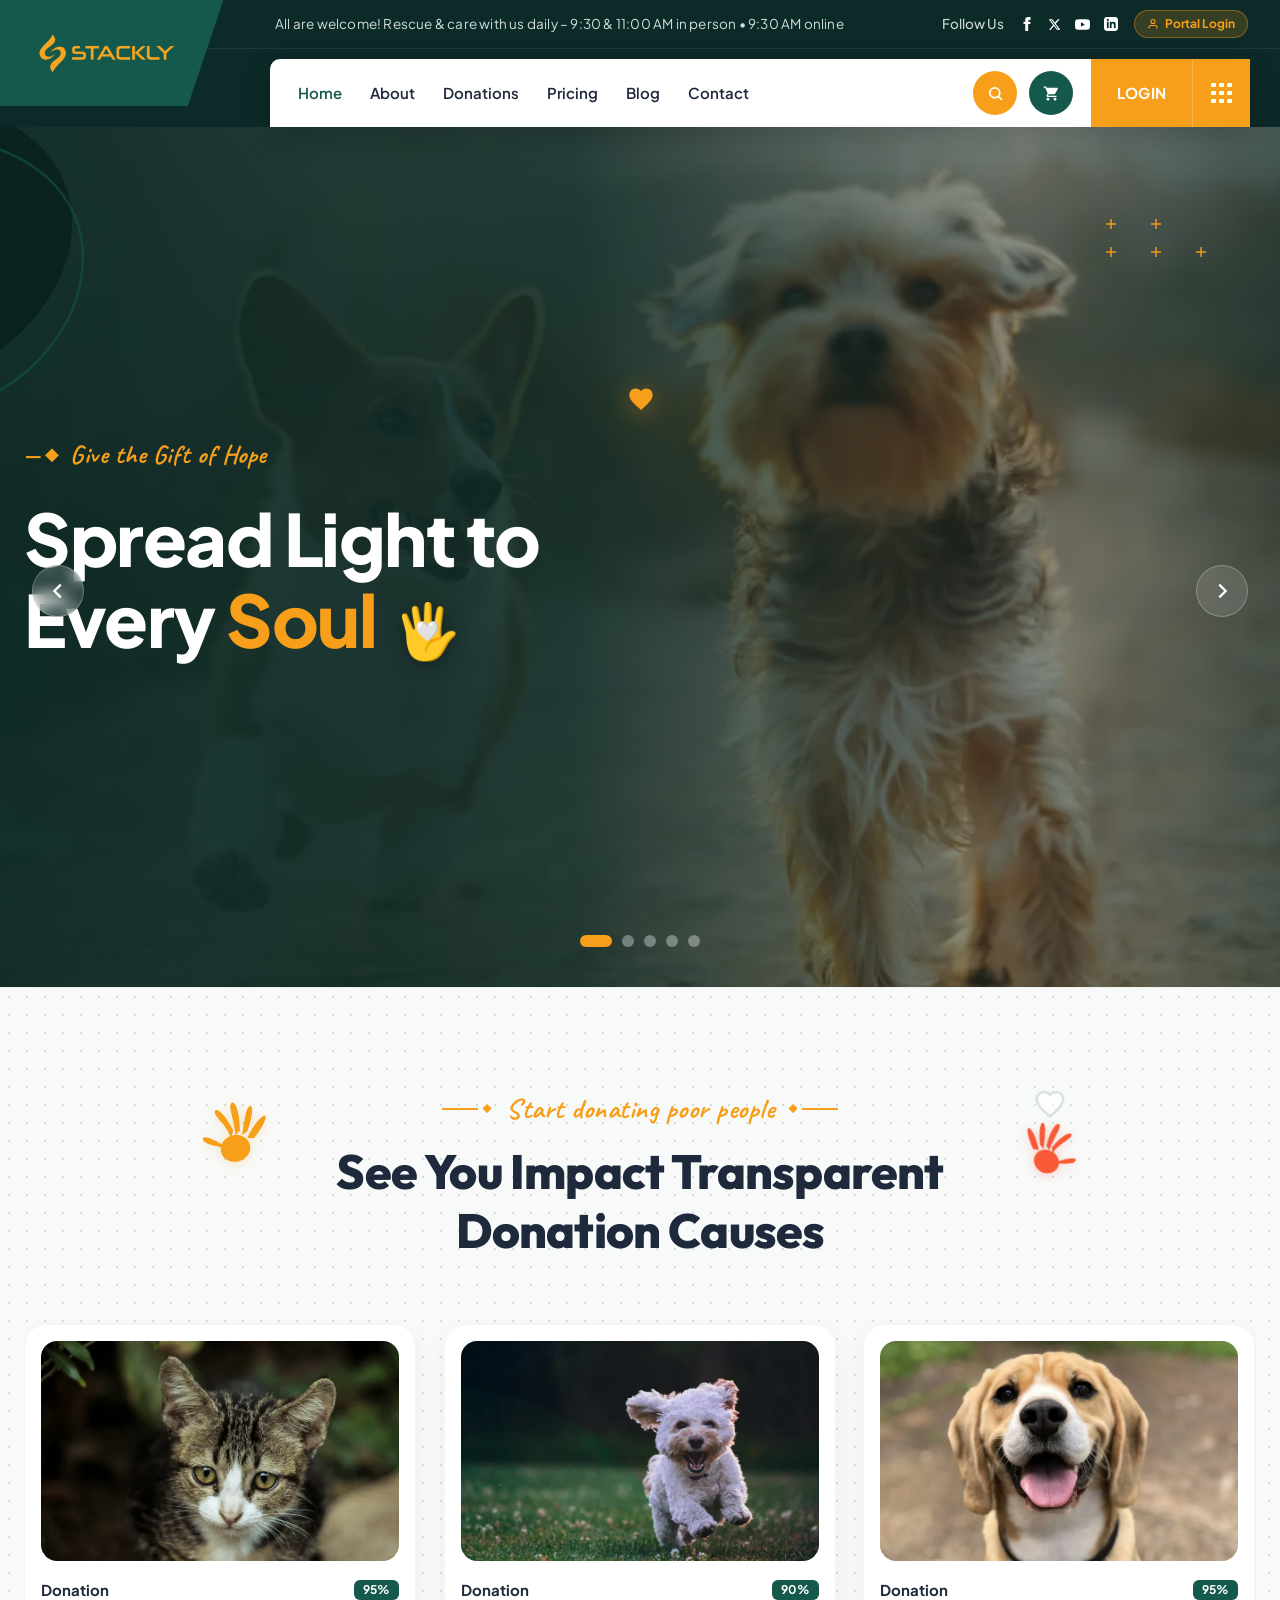
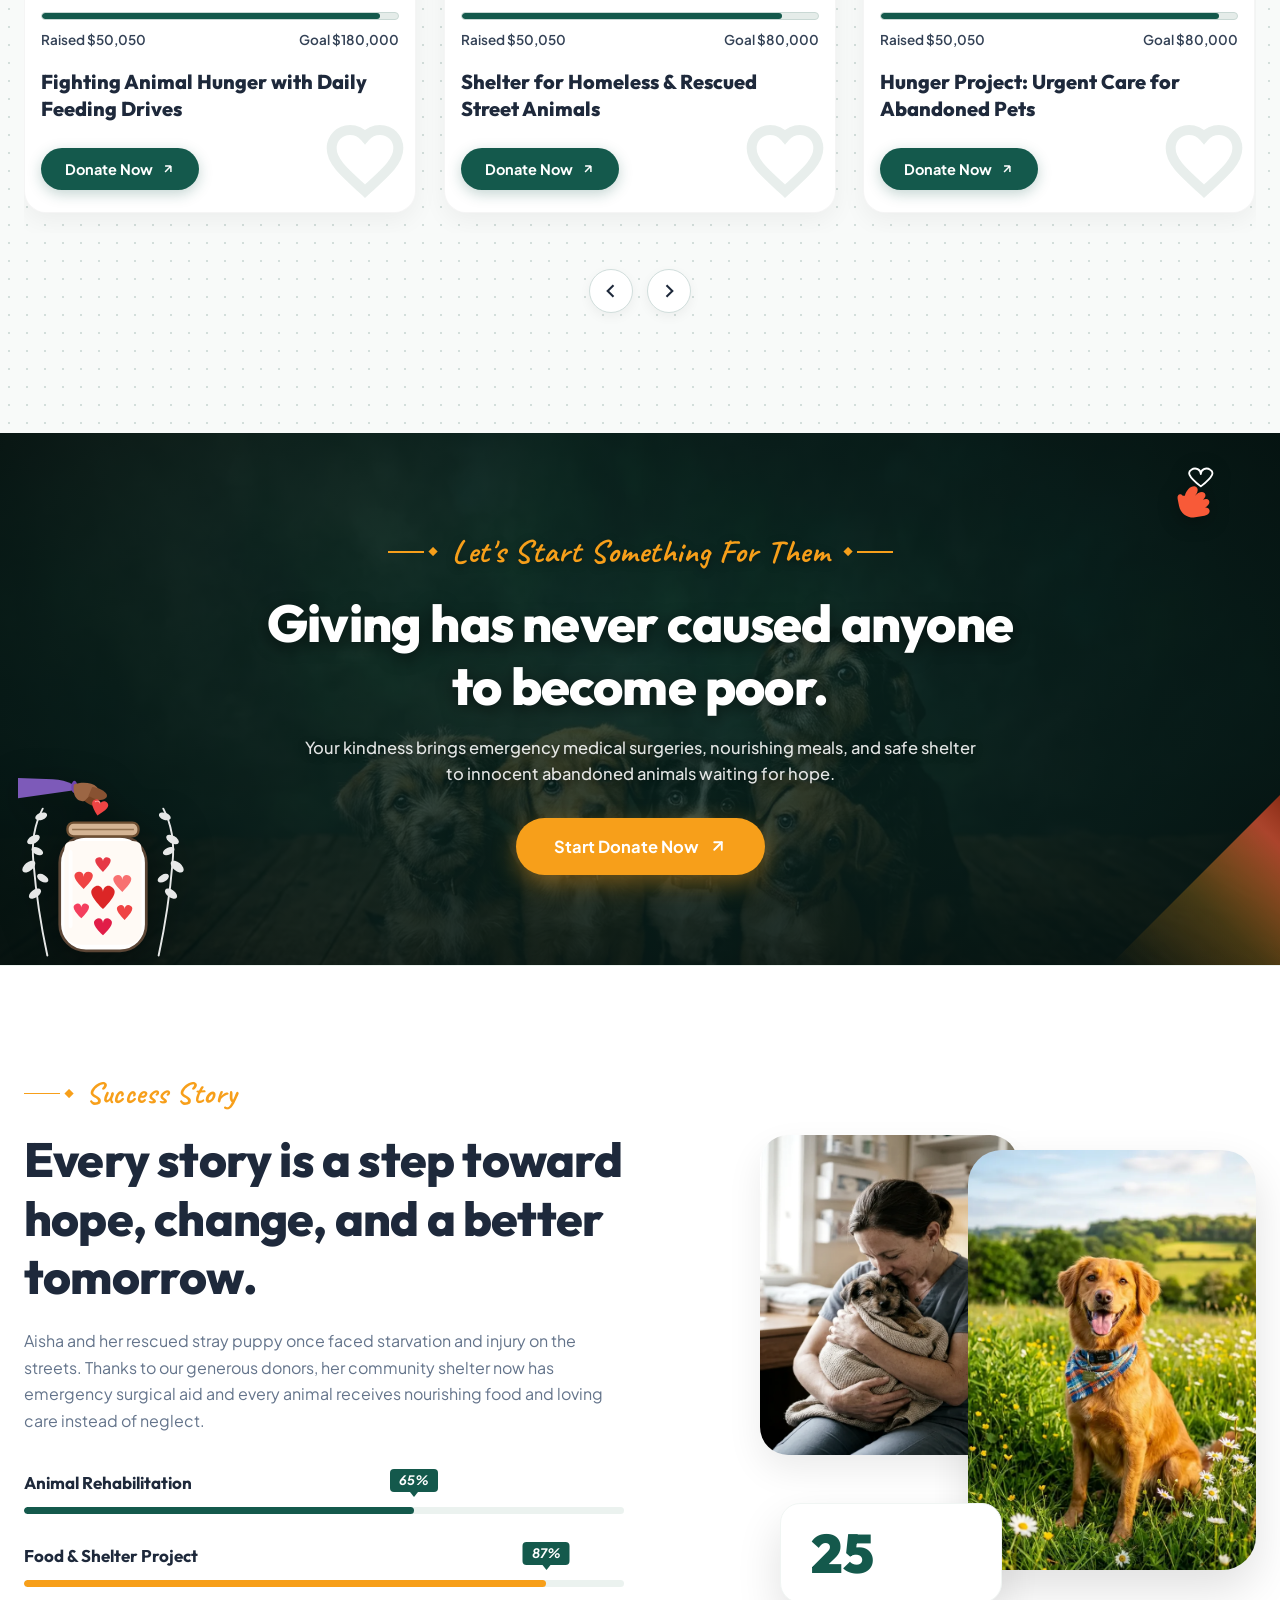
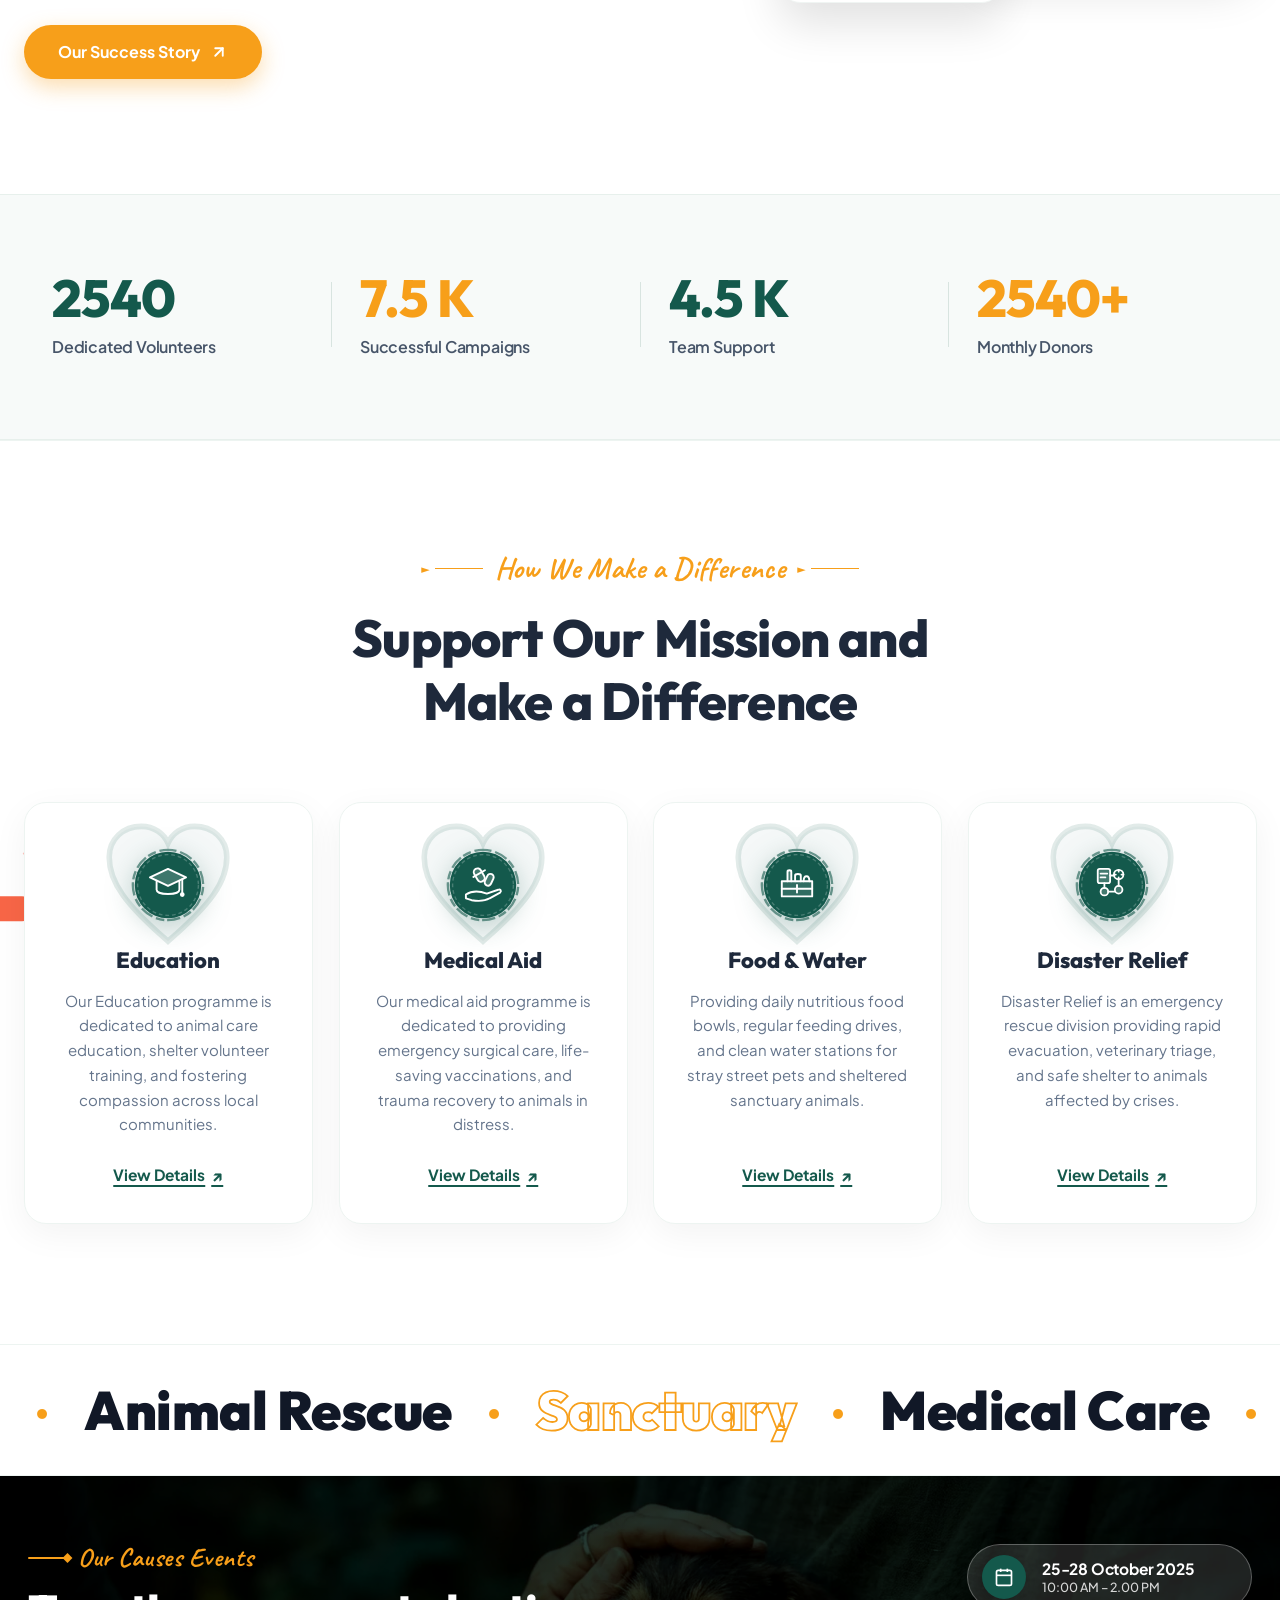
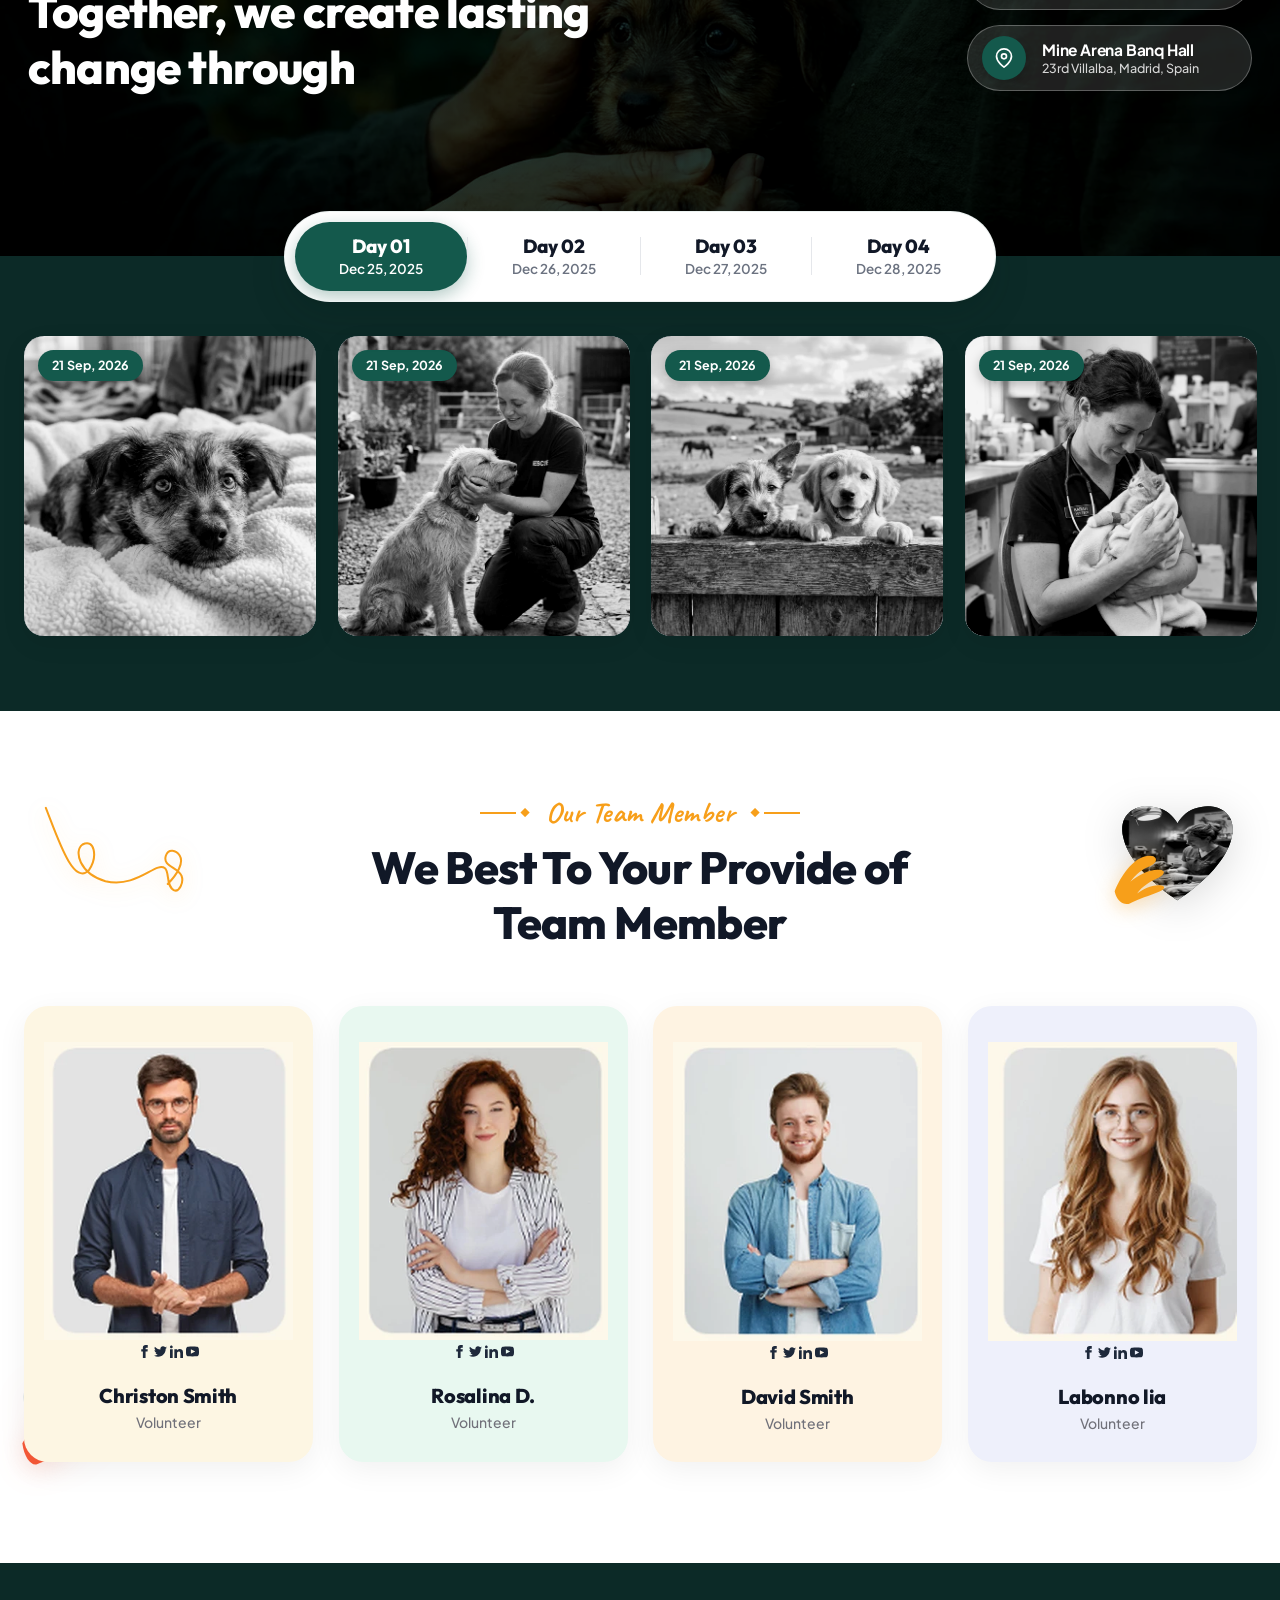
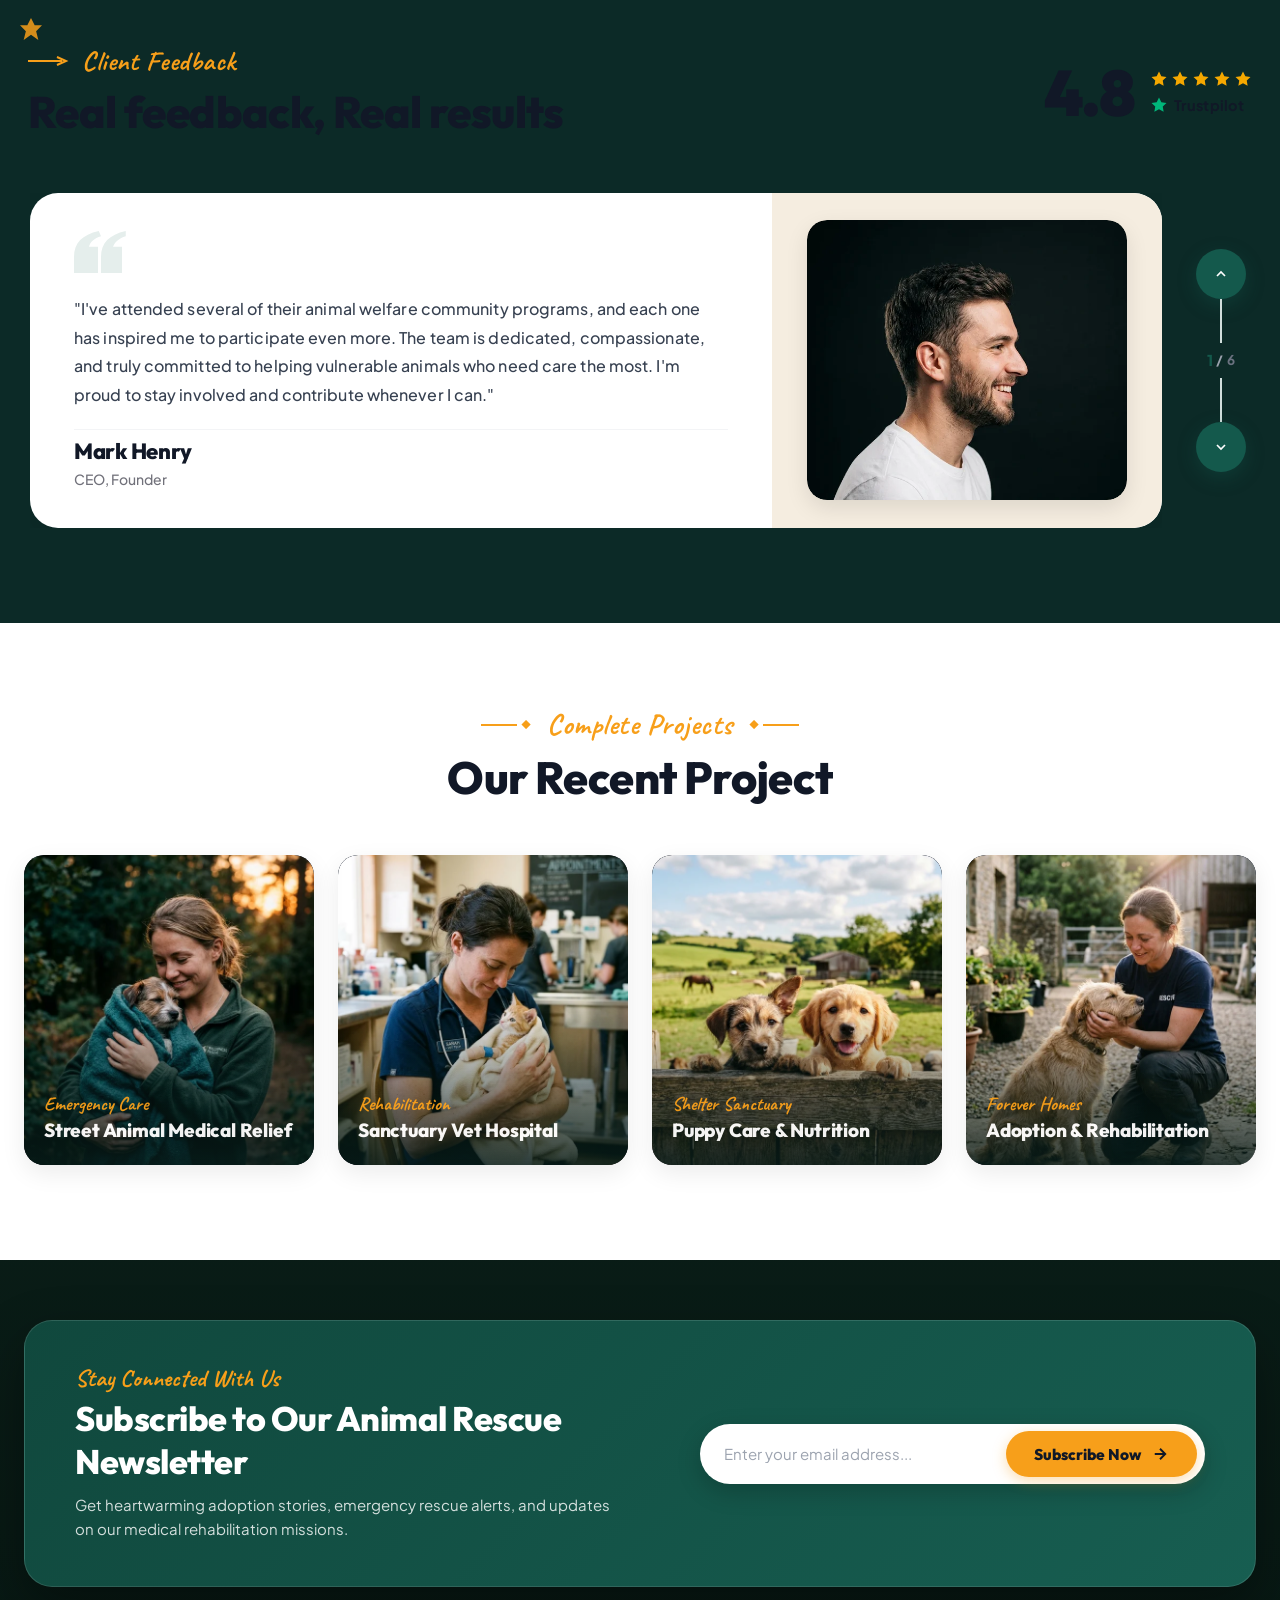
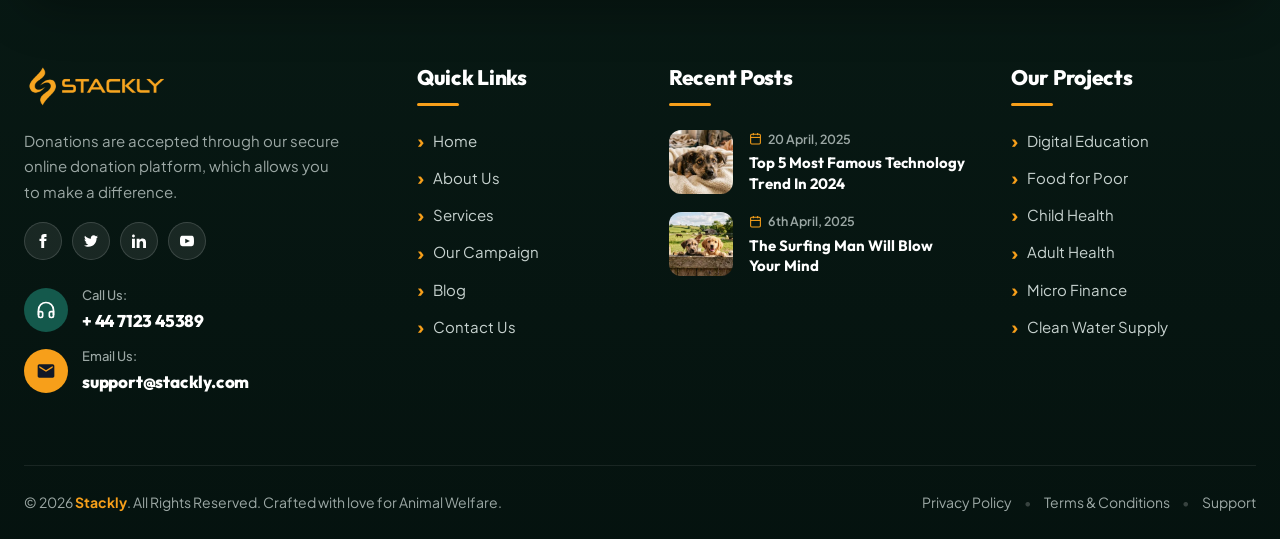
<file: index.html>
<!DOCTYPE html>
<html lang="en">
<head>
  <meta charset="UTF-8">
  <meta name="viewport" content="width=device-width, initial-scale=1.0">
  <title>Stackly - Animal Welfare Donation Platform</title>
  
  <!-- Google Fonts -->
  <link rel="preconnect" href="https://fonts.googleapis.com">
  <link rel="preconnect" href="https://fonts.gstatic.com" crossorigin>
  <link href="https://fonts.googleapis.com/css2?family=Outfit:wght@400;500;600;700;800;900&family=Plus+Jakarta+Sans:wght@400;500;600;700;800&family=Caveat:wght@600;700&display=swap" rel="stylesheet">
  
  <!-- Main Stylesheet in asset/css/ -->
  <link rel="stylesheet" href="asset/css/style.css">
</head>
<body id="top">

  <!-- =====================================================================
       ANIMATED PRELOADER (Animal Welfare Theme)
       ===================================================================== -->
  <div id="site-preloader" class="site-preloader" aria-hidden="true">

    <!-- Floating background paw prints -->
    <span class="pl-paw pl-paw-1" aria-hidden="true">
      <svg viewBox="0 0 64 64" fill="none" xmlns="http://www.w3.org/2000/svg">
        <ellipse cx="32" cy="46" rx="14" ry="10" fill="currentColor"/>
        <ellipse cx="15" cy="32" rx="7" ry="9" fill="currentColor"/>
        <ellipse cx="49" cy="32" rx="7" ry="9" fill="currentColor"/>
        <ellipse cx="22" cy="18" rx="6" ry="8" fill="currentColor"/>
        <ellipse cx="42" cy="18" rx="6" ry="8" fill="currentColor"/>
      </svg>
    </span>
    <span class="pl-paw pl-paw-2" aria-hidden="true">
      <svg viewBox="0 0 64 64" fill="none" xmlns="http://www.w3.org/2000/svg">
        <ellipse cx="32" cy="46" rx="14" ry="10" fill="currentColor"/>
        <ellipse cx="15" cy="32" rx="7" ry="9" fill="currentColor"/>
        <ellipse cx="49" cy="32" rx="7" ry="9" fill="currentColor"/>
        <ellipse cx="22" cy="18" rx="6" ry="8" fill="currentColor"/>
        <ellipse cx="42" cy="18" rx="6" ry="8" fill="currentColor"/>
      </svg>
    </span>
    <span class="pl-paw pl-paw-3" aria-hidden="true">
      <svg viewBox="0 0 64 64" fill="none" xmlns="http://www.w3.org/2000/svg">
        <ellipse cx="32" cy="46" rx="14" ry="10" fill="currentColor"/>
        <ellipse cx="15" cy="32" rx="7" ry="9" fill="currentColor"/>
        <ellipse cx="49" cy="32" rx="7" ry="9" fill="currentColor"/>
        <ellipse cx="22" cy="18" rx="6" ry="8" fill="currentColor"/>
        <ellipse cx="42" cy="18" rx="6" ry="8" fill="currentColor"/>
      </svg>
    </span>
    <span class="pl-paw pl-paw-4" aria-hidden="true">
      <svg viewBox="0 0 64 64" fill="none" xmlns="http://www.w3.org/2000/svg">
        <ellipse cx="32" cy="46" rx="14" ry="10" fill="currentColor"/>
        <ellipse cx="15" cy="32" rx="7" ry="9" fill="currentColor"/>
        <ellipse cx="49" cy="32" rx="7" ry="9" fill="currentColor"/>
        <ellipse cx="22" cy="18" rx="6" ry="8" fill="currentColor"/>
        <ellipse cx="42" cy="18" rx="6" ry="8" fill="currentColor"/>
      </svg>
    </span>
    <span class="pl-paw pl-paw-5" aria-hidden="true">
      <svg viewBox="0 0 64 64" fill="none" xmlns="http://www.w3.org/2000/svg">
        <ellipse cx="32" cy="46" rx="14" ry="10" fill="currentColor"/>
        <ellipse cx="15" cy="32" rx="7" ry="9" fill="currentColor"/>
        <ellipse cx="49" cy="32" rx="7" ry="9" fill="currentColor"/>
        <ellipse cx="22" cy="18" rx="6" ry="8" fill="currentColor"/>
        <ellipse cx="42" cy="18" rx="6" ry="8" fill="currentColor"/>
      </svg>
    </span>
    <span class="pl-paw pl-paw-6" aria-hidden="true">
      <svg viewBox="0 0 64 64" fill="none" xmlns="http://www.w3.org/2000/svg">
        <ellipse cx="32" cy="46" rx="14" ry="10" fill="currentColor"/>
        <ellipse cx="15" cy="32" rx="7" ry="9" fill="currentColor"/>
        <ellipse cx="49" cy="32" rx="7" ry="9" fill="currentColor"/>
        <ellipse cx="22" cy="18" rx="6" ry="8" fill="currentColor"/>
        <ellipse cx="42" cy="18" rx="6" ry="8" fill="currentColor"/>
      </svg>
    </span>

    <!-- Floating hearts -->
    <span class="pl-heart pl-heart-1" aria-hidden="true">❤</span>
    <span class="pl-heart pl-heart-2" aria-hidden="true">🐾</span>
    <span class="pl-heart pl-heart-3" aria-hidden="true">❤</span>
    <span class="pl-heart pl-heart-4" aria-hidden="true">🐾</span>

    <!-- Main Preloader Card -->
    <div class="pl-card">

      <!-- Pulsing outer glow ring -->
      <div class="pl-ring-outer"></div>
      <div class="pl-ring-inner"></div>

      <!-- Logo orb -->
      <div class="pl-logo-orb">
        <img src="asset/images/stackly_.webp" alt="Stackly Logo" class="pl-logo-img">
      </div>

      <!-- Animated paw orbit icon -->
      <div class="pl-orbit-ring">
        <div class="pl-orbit-paw">
          <svg viewBox="0 0 64 64" fill="none" xmlns="http://www.w3.org/2000/svg">
            <ellipse cx="32" cy="46" rx="14" ry="10" fill="#f79f1a"/>
            <ellipse cx="15" cy="32" rx="7" ry="9" fill="#f79f1a"/>
            <ellipse cx="49" cy="32" rx="7" ry="9" fill="#f79f1a"/>
            <ellipse cx="22" cy="18" rx="6" ry="8" fill="#f79f1a"/>
            <ellipse cx="42" cy="18" rx="6" ry="8" fill="#f79f1a"/>
          </svg>
        </div>
      </div>

      <!-- Brand name & tagline -->
      <div class="pl-brand-text">
        <span class="pl-script">Animal Welfare</span>
        <h1 class="pl-title">Stackly Rescue</h1>
        <p class="pl-tagline">Every paw deserves a loving home...</p>
      </div>

      <!-- Icon strip (animated) -->
      <div class="pl-icon-strip">
        <div class="pl-icon-item pl-icon-d1">
          <!-- Paw Icon -->
          <svg class="pl-strip-icon" viewBox="0 0 64 64"><ellipse cx="32" cy="46" rx="14" ry="10" fill="currentColor"/><ellipse cx="15" cy="32" rx="7" ry="9" fill="currentColor"/><ellipse cx="49" cy="32" rx="7" ry="9" fill="currentColor"/><ellipse cx="22" cy="18" rx="6" ry="8" fill="currentColor"/><ellipse cx="42" cy="18" rx="6" ry="8" fill="currentColor"/></svg>
          <span>Rescue</span>
        </div>
        <div class="pl-icon-sep">—</div>
        <div class="pl-icon-item pl-icon-d2">
          <!-- Heart / Care Icon -->
          <svg class="pl-strip-icon" viewBox="0 0 24 24" fill="currentColor"><path d="M12 21.35l-1.45-1.32C5.4 15.36 2 12.28 2 8.5 2 5.42 4.42 3 7.5 3c1.74 0 3.41.81 4.5 2.09C13.09 3.81 14.76 3 16.5 3 19.58 3 22 5.42 22 8.5c0 3.78-3.4 6.86-8.55 11.54L12 21.35z"/></svg>
          <span>Care</span>
        </div>
        <div class="pl-icon-sep">—</div>
        <div class="pl-icon-item pl-icon-d3">
          <!-- Home / Shelter Icon -->
          <svg class="pl-strip-icon" viewBox="0 0 24 24" fill="currentColor"><path d="M10 20v-6h4v6h5v-8h3L12 3 2 12h3v8z"/></svg>
          <span>Shelter</span>
        </div>
        <div class="pl-icon-sep">—</div>
        <div class="pl-icon-item pl-icon-d4">
          <!-- Medical / Vet Icon -->
          <svg class="pl-strip-icon" viewBox="0 0 24 24" fill="currentColor"><path d="M19 3H5c-1.1 0-2 .9-2 2v14c0 1.1.9 2 2 2h14c1.1 0 2-.9 2-2V5c0-1.1-.9-2-2-2zm-7 14l-5-5 1.41-1.41L12 14.17l7.59-7.59L21 8l-9 9z"/><path d="M11 9h2v4h4v2h-4v4h-2v-4H7v-2h4z"/></svg>
          <span>Veterinary</span>
        </div>
      </div>

      <!-- Progress bar -->
      <div class="pl-progress-wrap">
        <div class="pl-progress-bar" id="pl-progress-fill"></div>
      </div>
      <p class="pl-loading-text" id="pl-loading-text">Loading your experience...</p>

    </div><!-- /.pl-card -->
  </div><!-- /#site-preloader -->

  <!-- Preloader CSS + JS inline (before everything else for instant display) -->
  <style>
    /* ─── Preloader Base ─── */
    .site-preloader {
      position: fixed;
      inset: 0;
      z-index: 99999;
      display: flex;
      align-items: center;
      justify-content: center;
      background: linear-gradient(145deg, #071c19 0%, #0d3830 40%, #14594c 75%, #1e7a68 100%);
      overflow: hidden;
      transition: opacity 0.65s ease, visibility 0.65s ease;
    }
    .site-preloader.pl-hidden {
      opacity: 0;
      visibility: hidden;
      pointer-events: none;
    }

    /* ─── Floating Background Paws ─── */
    .pl-paw {
      position: absolute;
      color: rgba(255,255,255,0.04);
      pointer-events: none;
    }
    .pl-paw svg { width: 100%; height: 100%; }
    .pl-paw-1 { width: 120px; height: 120px; top: 8%;  left: 5%;  animation: plDrift 8s ease-in-out infinite; }
    .pl-paw-2 { width: 80px;  height: 80px;  top: 20%; right: 8%; animation: plDrift 10s ease-in-out infinite 1.5s; }
    .pl-paw-3 { width: 160px; height: 160px; bottom: 10%; left: 12%; animation: plDrift 7s ease-in-out infinite 0.8s; }
    .pl-paw-4 { width: 70px;  height: 70px;  bottom: 20%; right: 6%;  animation: plDrift 9s ease-in-out infinite 2.2s; }
    .pl-paw-5 { width: 100px; height: 100px; top: 50%;  left: 3%;  animation: plDrift 11s ease-in-out infinite 0.3s; }
    .pl-paw-6 { width: 90px;  height: 90px;  top: 60%; right: 4%; animation: plDrift 6s ease-in-out infinite 1.8s; }

    @keyframes plDrift {
      0%, 100% { transform: translateY(0px) rotate(-8deg); }
      50%       { transform: translateY(-28px) rotate(8deg); }
    }

    /* ─── Floating Hearts / Paw Emojis ─── */
    .pl-heart {
      position: absolute;
      font-size: 22px;
      opacity: 0;
      animation: plFloat 4s ease-in-out infinite;
      pointer-events: none;
    }
    .pl-heart-1 { color: rgba(247,159,26,0.7); bottom: 5%; left: 20%;  animation-delay: 0s;   animation-duration: 5s; }
    .pl-heart-2 { color: rgba(255,255,255,0.5); bottom: 5%; right: 22%; animation-delay: 1.2s; animation-duration: 4.5s; }
    .pl-heart-3 { color: rgba(247,159,26,0.5); bottom: 5%; left: 45%;  animation-delay: 2.4s; animation-duration: 6s; }
    .pl-heart-4 { color: rgba(255,255,255,0.4); bottom: 5%; right: 40%; animation-delay: 0.7s; animation-duration: 5.5s; }

    @keyframes plFloat {
      0%   { transform: translateY(0)   scale(1);    opacity: 0; }
      20%  { opacity: 0.9; }
      80%  { opacity: 0.7; }
      100% { transform: translateY(-100vh) scale(0.6); opacity: 0; }
    }

    /* ─── Main Card ─── */
    .pl-card {
      position: relative;
      display: flex;
      flex-direction: column;
      align-items: center;
      gap: 0;
      z-index: 2;
      animation: plCardIn 0.8s cubic-bezier(0.22, 1, 0.36, 1) both;
    }
    @keyframes plCardIn {
      from { transform: translateY(40px) scale(0.9); opacity: 0; }
      to   { transform: translateY(0)    scale(1);   opacity: 1; }
    }

    /* ─── Pulsing Glow Rings ─── */
    .pl-ring-outer,
    .pl-ring-inner {
      position: absolute;
      top: 50%;
      left: 50%;
      border-radius: 50%;
      transform: translate(-50%, -50%);
      border: 1.5px solid rgba(247,159,26,0.3);
      animation: plPulseRing 2.8s ease-out infinite;
      pointer-events: none;
    }
    .pl-ring-outer { width: 190px; height: 190px; animation-delay: 0s; }
    .pl-ring-inner { width: 145px; height: 145px; animation-delay: 0.7s; border-color: rgba(255,255,255,0.15); }

    @keyframes plPulseRing {
      0%   { transform: translate(-50%,-50%) scale(1);   opacity: 0.6; }
      70%  { transform: translate(-50%,-50%) scale(1.35); opacity: 0; }
      100% { transform: translate(-50%,-50%) scale(1.35); opacity: 0; }
    }

    /* ─── Logo Orb ─── */
    .pl-logo-orb {
      width: 108px;
      height: 108px;
      border-radius: 50%;
      background: rgba(255,255,255,0.12);
      border: 2.5px solid rgba(247,159,26,0.6);
      backdrop-filter: blur(12px);
      display: flex;
      align-items: center;
      justify-content: center;
      box-shadow: 0 0 0 8px rgba(247,159,26,0.07), 0 20px 48px rgba(0,0,0,0.3);
      animation: plLogoBob 3.2s ease-in-out infinite;
      margin-bottom: -8px;
      overflow: hidden;
      position: relative;
      z-index: 3;
    }
    @keyframes plLogoBob {
      0%, 100% { transform: translateY(0);   }
      50%       { transform: translateY(-8px); }
    }
    .pl-logo-img {
      width: 72px;
      height: 72px;
      object-fit: contain;
      filter: drop-shadow(0 4px 12px rgba(247,159,26,0.5));
    }

    /* ─── Orbiting Paw ─── */
    .pl-orbit-ring {
      position: absolute;
      top: 50%;
      left: 50%;
      width: 148px;
      height: 148px;
      margin: -74px 0 0 -74px;
      animation: plOrbit 3.5s linear infinite;
      pointer-events: none;
      z-index: 4;
    }
    .pl-orbit-paw {
      position: absolute;
      top: -18px;
      left: 50%;
      transform: translateX(-50%);
      width: 28px;
      height: 28px;
      background: rgba(247,159,26,0.18);
      border-radius: 50%;
      border: 1.5px solid rgba(247,159,26,0.55);
      padding: 4px;
      display: flex;
      align-items: center;
      justify-content: center;
    }
    .pl-orbit-paw svg { width: 17px; height: 17px; }
    @keyframes plOrbit { from { transform: rotate(0deg); } to { transform: rotate(360deg); } }

    /* ─── Brand Text ─── */
    .pl-brand-text {
      text-align: center;
      margin-top: 32px;
      margin-bottom: 28px;
    }
    .pl-script {
      display: block;
      font-family: 'Caveat', cursive;
      font-size: 22px;
      font-weight: 700;
      color: #f79f1a;
      letter-spacing: 0.5px;
      margin-bottom: 4px;
      animation: plFadeUp 0.9s ease 0.3s both;
    }
    .pl-title {
      font-family: 'Plus Jakarta Sans', sans-serif;
      font-size: clamp(32px, 6vw, 52px);
      font-weight: 900;
      color: #ffffff;
      letter-spacing: -1.5px;
      line-height: 1.1;
      margin: 0 0 10px 0;
      animation: plFadeUp 0.9s ease 0.5s both;
    }
    .pl-tagline {
      font-family: 'Outfit', sans-serif;
      font-size: 15px;
      color: rgba(255,255,255,0.65);
      margin: 0;
      animation: plFadeUp 0.9s ease 0.7s both;
    }

    @keyframes plFadeUp {
      from { transform: translateY(18px); opacity: 0; }
      to   { transform: translateY(0);    opacity: 1; }
    }

    /* ─── Icon Strip ─── */
    .pl-icon-strip {
      display: flex;
      align-items: center;
      gap: 14px;
      margin-bottom: 32px;
      animation: plFadeUp 0.9s ease 0.85s both;
    }
    .pl-icon-item {
      display: flex;
      flex-direction: column;
      align-items: center;
      gap: 6px;
      color: rgba(255,255,255,0.75);
      animation: plIconBounce 0.6s ease both;
    }
    .pl-icon-d1 { animation-delay: 1.0s; }
    .pl-icon-d2 { animation-delay: 1.15s; }
    .pl-icon-d3 { animation-delay: 1.3s; }
    .pl-icon-d4 { animation-delay: 1.45s; }

    @keyframes plIconBounce {
      from { transform: translateY(20px) scale(0.7); opacity: 0; }
      to   { transform: translateY(0)    scale(1);   opacity: 1; }
    }
    .pl-strip-icon {
      width: 26px;
      height: 26px;
      fill: currentColor;
      transition: fill 0.3s ease;
    }
    .pl-icon-item:hover .pl-strip-icon { fill: #f79f1a; }
    .pl-icon-item span {
      font-family: 'Outfit', sans-serif;
      font-size: 11.5px;
      font-weight: 600;
      letter-spacing: 0.5px;
      text-transform: uppercase;
      color: rgba(255,255,255,0.55);
    }
    .pl-icon-sep {
      color: rgba(247,159,26,0.35);
      font-size: 13px;
      padding-bottom: 14px;
    }

    /* ─── Progress Bar ─── */
    .pl-progress-wrap {
      width: clamp(260px, 45vw, 380px);
      height: 4px;
      background: rgba(255,255,255,0.1);
      border-radius: 999px;
      overflow: hidden;
      margin-bottom: 12px;
    }
    .pl-progress-bar {
      height: 100%;
      width: 0%;
      background: linear-gradient(90deg, #f79f1a 0%, #ffcf6c 100%);
      border-radius: 999px;
      box-shadow: 0 0 10px rgba(247,159,26,0.5);
      transition: width 0.1s linear;
    }
    .pl-loading-text {
      font-family: 'Outfit', sans-serif;
      font-size: 13px;
      color: rgba(255,255,255,0.45);
      text-align: center;
      margin: 0;
      letter-spacing: 0.3px;
      transition: opacity 0.3s ease;
    }

    /* Prevent scroll during preload */
    body.is-preloading { overflow: hidden; }
  </style>

  <script>
    (function() {
      document.body.classList.add('is-preloading');
      var fill = document.getElementById('pl-progress-fill');
      var txt  = document.getElementById('pl-loading-text');
      var preloader = document.getElementById('site-preloader');

      var messages = [
        'Loading your experience...',
        'Preparing rescue stories...',
        'Warming up the shelter...',
        'Almost ready to help animals!'
      ];
      var progress = 0;
      var msgIdx   = 0;

      var interval = setInterval(function() {
        // Accelerate slightly at the end
        var step = progress < 80 ? (Math.random() * 5 + 2) : (Math.random() * 10 + 4);
        progress = Math.min(progress + step, 100);
        fill.style.width = progress + '%';

        // Rotate message
        var newIdx = Math.floor(progress / 25);
        if (newIdx !== msgIdx && newIdx < messages.length) {
          msgIdx = newIdx;
          txt.style.opacity = '0';
          setTimeout(function() {
            txt.textContent = messages[msgIdx];
            txt.style.opacity = '1';
          }, 200);
        }

        if (progress >= 100) {
          clearInterval(interval);
          txt.textContent = '🐾 Welcome! Every life matters.';
          txt.style.color = 'rgba(247,159,26,0.9)';
          setTimeout(function() {
            preloader.classList.add('pl-hidden');
            document.body.classList.remove('is-preloading');
          }, 600);
        }
      }, 55);
    })();
  </script>

  <!-- =====================================================================
       SITE HEADER (Exact Screenshot Design)
       ===================================================================== -->
  <header class="site-header">
    
    <!-- Top Announcement Bar -->
    <div class="top-bar">
      <div class="top-bar-inner">
        <div class="top-bar-notice">
          All are welcome! Rescue & care with us daily – 9:30 & 11:00 AM in person • 9:30 AM online
        </div>
        
        <div class="top-bar-right">
          <span class="follow-label">Follow Us</span>
          <div class="social-links">
            <a href="#" aria-label="Facebook">
              <svg width="14" height="14" fill="currentColor" viewBox="0 0 24 24"><path d="M9 8H6v4h3v12h5V12h3.642L18 8h-4V6.333C14 5.374 14.5 5 15.7 5H18V0h-3.808C10.595 0 9 1.583 9 4.615V8z"/></svg>
            </a>
            <a href="#" aria-label="X (Twitter)">
              <svg width="13" height="13" fill="currentColor" viewBox="0 0 24 24"><path d="M18.244 2.25h3.308l-7.227 8.26 8.502 11.24H16.17l-5.214-6.817L4.99 21.75H1.68l7.73-8.835L1.254 2.25H8.08l4.713 6.231zm-1.161 17.52h1.833L7.084 4.126H5.117z"/></svg>
            </a>
            <a href="#" aria-label="YouTube">
              <svg width="15" height="15" fill="currentColor" viewBox="0 0 24 24"><path d="M23.498 6.186a3.016 3.016 0 0 0-2.122-2.136C19.505 3.545 12 3.545 12 3.545s-7.505 0-9.377.505A3.017 3.017 0 0 0 .502 6.186C0 8.07 0 12 0 12s0 3.93.502 5.814a3.016 3.016 0 0 0 2.122 2.136c1.871.505 9.376.505 9.376.505s7.505 0 9.377-.505a3.015 3.015 0 0 0 2.122-2.136C24 15.93 24 12 24 12s0-3.93-.502-5.814zM9.545 15.568V8.432L15.818 12l-6.273 3.568z"/></svg>
            </a>
            <a href="#" aria-label="LinkedIn">
              <svg width="14" height="14" fill="currentColor" viewBox="0 0 24 24"><path d="M19 0h-14c-2.761 0-5 2.239-5 5v14c0 2.761 2.239 5 5 5h14c2.762 0 5-2.239 5-5v-14c0-2.761-2.238-5-5-5zm-11 19h-3v-11h3v11zm-1.5-12.268c-.966 0-1.75-.79-1.75-1.764s.784-1.764 1.75-1.764 1.75.79 1.75 1.764-.783 1.764-1.75 1.764zm13.5 12.268h-3v-5.604c0-3.368-4-3.113-4 0v5.604h-3v-11h3v1.765c1.396-2.586 7-2.777 7 2.476v6.759z"/></svg>
            </a>
          </div>
          <a href="login.html" class="topbar-portal-btn" style="display:inline-flex;align-items:center;gap:6px;background:rgba(247,159,26,0.18);border:1px solid rgba(247,159,26,0.4);color:var(--accent-gold);padding:4px 12px;border-radius:999px;font-size:12px;font-weight:700;text-decoration:none;transition:all 0.2s ease;">
            <svg width="12" height="12" fill="none" stroke="currentColor" stroke-width="2.2" viewBox="0 0 24 24"><path d="M20 21v-2a4 4 0 0 0-4-4H8a4 4 0 0 0-4 4v2"/><circle cx="12" cy="7" r="4"/></svg>
            Portal Login
          </a>
        </div>
      </div>
    </div>

    <!-- Slanted Logo Badge (Matches Screenshot Angle & Branding) -->
    <div class="brand-badge">
      <a href="index.html" class="brand-logo-link">
        <img src="asset/images/stackly_.webp" alt="Stackly Logo" class="brand-logo-img">
      </a>
    </div>

    <!-- Floating White Main Navbar (Matches Screenshot) -->
    <div class="nav-bar-container">
      <nav class="floating-navbar">
        <ul class="nav-menu">
          <li class="nav-item active">
            <a href="index.html" class="nav-link">Home</a>
          </li>
          <li class="nav-item">
            <a href="about.html" class="nav-link">About</a>
          </li>
          <li class="nav-item">
            <a href="donations.html" class="nav-link">Donations</a>
          </li>
          <li class="nav-item">
            <a href="pricing.html" class="nav-link">Pricing</a>
          </li>
          <li class="nav-item">
            <a href="blog.html" class="nav-link">Blog</a>
          </li>
          <li class="nav-item">
            <a href="contact.html" class="nav-link">Contact</a>
          </li>
        </ul>

        <!-- Right Side Nav Actions: Search, Cart, Donate Now & 9-Dot Button -->
        <div class="nav-actions">
          <div class="icon-btn-group">
            <button class="btn-search" aria-label="Search Platform">
              <svg width="17" height="17" fill="none" stroke="currentColor" stroke-width="2.5" viewBox="0 0 24 24">
                <circle cx="11" cy="11" r="7"/>
                <line x1="21" y1="21" x2="16.65" y2="16.65"/>
              </svg>
            </button>
            <button class="btn-cart" aria-label="Shopping Cart">
              <svg width="17" height="17" fill="currentColor" viewBox="0 0 24 24">
                <path d="M7 18c-1.1 0-1.99.9-1.99 2S5.9 22 7 22s2-.9 2-2-.9-2-2-2zM1 2v2h2l3.6 7.59-1.35 2.45c-.16.28-.25.61-.25.96 0 1.1.9 2 2 2h12v-2H7.42c-.14 0-.25-.11-.25-.25l.03-.12.9-1.63h7.45c.75 0 1.41-.41 1.75-1.03l3.58-6.49c.08-.14.12-.31.12-.48 0-.55-.45-1-1-1H5.21l-.94-2H1zm16 16c-1.1 0-1.99.9-1.99 2s.89 2 1.99 2 2-.9 2-2-.9-2-2-2z"/>
              </svg>
            </button>
          </div>

          <div class="donate-cta-wrap">
            <a href="login.html" class="btn-login-nav">LOGIN</a>
            <button class="btn-grid-dots" aria-label="Quick App Drawer Menu">
              <div class="grid-3x3">
                <span></span><span></span><span></span>
                <span></span><span></span><span></span>
                <span></span><span></span><span></span>
              </div>
            </button>
          </div>

          <button class="mobile-nav-toggle" aria-label="Toggle Mobile Menu">&#9776;</button>
        </div>
      </nav>
    </div>
  </header>

  <!-- =====================================================================
       HERO SECTION - 5 WEBP SLIDES WITH INCREASED HEIGHT (Exact Screenshot Match)
       ===================================================================== -->
  <section class="hero-slider-section" id="hero">
    
    <!-- Organic Dark Curved Accent on Top Left (Matches Screenshot) -->
    <svg class="hero-deco-topleft" viewBox="0 0 320 280" fill="none">
      <path d="M-30 -20 C130 30, 80 190, -30 240 Z" fill="#081e1b" opacity="0.8"/>
      <path d="M-50 10 C150 40, 100 240, -40 280 Z" stroke="#14594c" stroke-width="2.5" fill="none" opacity="0.6"/>
    </svg>

    <!-- Golden Star Cluster Accents on Top Right (Matches Screenshot) -->
    <div class="hero-deco-stars">
      + &nbsp;+<br>
      + &nbsp;+ &nbsp;+
    </div>

    <!-- Floating Golden Heart Accent in Mid Section (Matches Screenshot) -->
    <div class="hero-floating-heart">
      <svg width="28" height="28" viewBox="0 0 24 24" fill="#f79f1a">
        <path d="M12 21.35l-1.45-1.32C5.4 15.36 2 12.28 2 8.5 2 5.42 4.42 3 7.5 3c1.74 0 3.41.81 4.5 2.09C13.09 3.81 14.76 3 16.5 3 19.58 3 22 5.42 22 8.5c0 3.78-3.4 6.86-8.55 11.54L12 21.35z"/>
      </svg>
    </div>

    <!-- 5 Hero Slides Track -->
    <div class="hero-slider-track">
      
      <!-- Slide 1: Rescued Dogs in Nature (Spread Light to Every Soul) -->
      <div class="hero-slide active">
        <img src="asset/images/hero-1.webp" alt="Rescued Dogs in Nature" class="slide-bg-img">
        <div class="slide-overlay"></div>
        <div class="container">
          <div class="hero-content">
            <div class="hero-subtitle">
              <span class="gold-arrow-line">―◆</span> Give the Gift of Hope
            </div>
            <h1 class="hero-title">
              Spread Light to<br>
              Every <span class="highlight-text">Soul</span> <span class="hand-heart-badge">🖐️<span class="tiny-inner-heart">🤍</span></span></span>
            </h1>
          </div>
        </div>
      </div>

      <!-- Slide 2: Rescued Puppy in Loving Hands -->
      <div class="hero-slide">
        <img src="asset/images/hero-2.webp" alt="Loving Rescued Puppy Care" class="slide-bg-img">
        <div class="slide-overlay"></div>
        <div class="container">
          <div class="hero-content">
            <div class="hero-subtitle">
              <span class="gold-arrow-line">―◆</span> Compassion in Action
            </div>
            <h1 class="hero-title">
              Protect & Care for<br>
              Every <span class="highlight-text">Life</span> <span class="hand-heart-badge">🐾<span class="tiny-inner-heart">💛</span></span></span>
            </h1>
          </div>
        </div>
      </div>

      <!-- Slide 3: Rescued Kitten & Cat Safe Haven -->
      <div class="hero-slide">
        <img src="asset/images/hero-3.webp" alt="Rescue Kitten Safe Haven" class="slide-bg-img">
        <div class="slide-overlay"></div>
        <div class="container">
          <div class="hero-content">
            <div class="hero-subtitle">
              <span class="gold-arrow-line">―◆</span> Safe Havens For All
            </div>
            <h1 class="hero-title">
              A Warm Sanctuary for<br>
              Every <span class="highlight-text">Pet</span> <span class="hand-heart-badge">🐱<span class="tiny-inner-heart">🤍</span></span></span>
            </h1>
          </div>
        </div>
      </div>

      <!-- Slide 4: Wildlife Sanctuary Protection -->
      <div class="hero-slide">
        <img src="asset/images/hero-4.webp" alt="Wildlife Sanctuary Protection" class="slide-bg-img">
        <div class="slide-overlay"></div>
        <div class="container">
          <div class="hero-content">
            <div class="hero-subtitle">
              <span class="gold-arrow-line">―◆</span> Wildlife Protection
            </div>
            <h1 class="hero-title">
              Defend the Gentle<br>
              Wild <span class="highlight-text">Giants</span> <span class="hand-heart-badge">🐘<span class="tiny-inner-heart">🌿</span></span></span>
            </h1>
          </div>
        </div>
      </div>

      <!-- Slide 5: Volunteer Hugging Rescued Dog -->
      <div class="hero-slide">
        <img src="asset/images/hero-5.webp" alt="Volunteer Hugging Rescue Dog" class="slide-bg-img">
        <div class="slide-overlay"></div>
        <div class="container">
          <div class="hero-content">
            <div class="hero-subtitle">
              <span class="gold-arrow-line">―◆</span> Heal Their Broken Hearts
            </div>
            <h1 class="hero-title">
              Give Voice to<br>
              The <span class="highlight-text">Voiceless</span> <span class="hand-heart-badge">🤝<span class="tiny-inner-heart">🐾</span></span></span>
            </h1>
          </div>
        </div>
      </div>

    </div>

    <!-- Slider Arrow Controls -->
    <button class="slider-arrow-btn slider-prev" aria-label="Previous Slide">
      <svg width="22" height="22" fill="none" stroke="currentColor" stroke-width="2.5" viewBox="0 0 24 24"><path d="M15 19l-7-7 7-7"/></svg>
    </button>
    <button class="slider-arrow-btn slider-next" aria-label="Next Slide">
      <svg width="22" height="22" fill="none" stroke="currentColor" stroke-width="2.5" viewBox="0 0 24 24"><path d="M9 5l7 7-7 7"/></svg>
    </button>

    <!-- Slider Pagination Dots (5 Slides) -->
    <div class="slider-dots-container">
      <button class="slider-dot active" data-slide="0" aria-label="Slide 1"></button>
      <button class="slider-dot" data-slide="1" aria-label="Slide 2"></button>
      <button class="slider-dot" data-slide="2" aria-label="Slide 3"></button>
      <button class="slider-dot" data-slide="3" aria-label="Slide 4"></button>
      <button class="slider-dot" data-slide="4" aria-label="Slide 5"></button>
    </div>
  </section>

  <!-- =====================================================================
       CAUSES SECTION (Exact 3rd & 4th Screenshot Design, Style & Colors)
       Features Automatic Left-Sliding Continuous Carousel
       ===================================================================== -->
  <section class="causes-section" id="causes">
    <div class="container-fluid">
      
      <!-- Section Header with Left Yellow Handprint & Right Orange Handprint + Heart (Matches Screenshot 3) -->
      <div class="causes-header-wrap">
        
        <!-- Left Golden Yellow Handprint (Matches Screenshot) -->
        <svg class="deco-hand-left" viewBox="0 0 100 100" fill="#f79f1a">
          <ellipse cx="48" cy="68" rx="20" ry="18" transform="rotate(-15 48 68)"/>
          <path d="M42 54 C35 34, 18 25, 20 18 C22 12, 34 22, 45 44 Z"/>
          <path d="M48 50 C46 28, 38 12, 42 7 C47 2, 54 18, 54 44 Z"/>
          <path d="M57 50 C60 28, 62 14, 67 11 C72 8, 72 24, 64 45 Z"/>
          <path d="M64 54 C72 36, 82 25, 87 24 C92 23, 86 38, 73 54 Z"/>
          <path d="M34 68 C18 64, 5 62, 4 56 C3 50, 15 54, 30 63 Z"/>
        </svg>

        <!-- Right Orange Handprint + Floating Heart Outline (Matches Screenshot) -->
        <div class="deco-hand-right-wrap">
          <svg class="deco-heart-outline" viewBox="0 0 24 24" fill="none" stroke="#cfdcd8" stroke-width="2">
            <path d="M12 21.35l-1.45-1.32C5.4 15.36 2 12.28 2 8.5 2 5.42 4.42 3 7.5 3c1.74 0 3.41.81 4.5 2.09C13.09 3.81 14.76 3 16.5 3 19.58 3 22 5.42 22 8.5c0 3.78-3.4 6.86-8.55 11.54L12 21.35z" fill="rgba(255,255,255,0.75)"/>
          </svg>
          <svg class="deco-hand-right" viewBox="0 0 100 100" fill="#f85a38">
            <ellipse cx="52" cy="68" rx="20" ry="18" transform="rotate(15 52 68)"/>
            <path d="M58 54 C65 34, 82 25, 80 18 C78 12, 66 22, 55 44 Z"/>
            <path d="M52 50 C54 28, 62 12, 58 7 C53 2, 46 18, 46 44 Z"/>
            <path d="M43 50 C40 28, 38 14, 33 11 C28 8, 28 24, 36 45 Z"/>
            <path d="M36 54 C28 36, 18 25, 13 24 C8 23, 14 38, 27 54 Z"/>
            <path d="M66 68 C82 64, 95 62, 96 56 C97 50, 85 54, 70 63 Z"/>
          </svg>
        </div>

        <!-- Subtitle with Gold Diamond Lines: ÃƒÂ¢Ã¢â€šÂ¬Ã¢â‚¬Â¢ÃƒÂ¢Ã¢â‚¬â€Ã¢â‚¬Â  Start donating poor people ÃƒÂ¢Ã¢â‚¬â€Ã¢â‚¬Â ÃƒÂ¢Ã¢â€šÂ¬Ã¢â‚¬Â¢ (Matches Screenshot) -->
        <div class="causes-subtitle-box">
          <span class="gold-diamond-side">
            <span class="gold-line"></span>
            <span class="gold-diamond">◆</span>
          </span>
          <span class="causes-script-title">Start donating poor people</span>
          <span class="gold-diamond-side">
            <span class="gold-diamond">◆</span>
            <span class="gold-line"></span>
          </span>
        </div>

        <!-- Section Title: See Your Impact Transparent Donation Causes (Matches Screenshot) -->
        <h2 class="causes-main-title">
          See You Impact Transparent<br>
          Donation Causes
        </h2>

      </div>

      <!-- Automatic Left-Sliding Carousel Track (Matches Screenshot 4 Exactly) -->
      <div class="causes-carousel-wrapper">
        <div class="causes-carousel-track">
          
          <!-- Card 1: Fighting Animal Hunger with Daily Feeding Drives -->
          <article class="cause-item-card">
            <div class="cause-card-thumb">
              <img src="asset/images/cause-1.webp" alt="Fighting Animal Hunger with Daily Feeding Drives">
            </div>
            <div class="cause-card-body">
              <div class="cause-status-row">
                <span class="status-label">Donation</span>
                <span class="status-percentage-badge">95%</span>
              </div>
              <div class="cause-progress-track">
                <div class="cause-progress-fill" style="width: 95%;"></div>
              </div>
              <div class="cause-funding-row">
                <span class="funding-raised">Raised $50,050</span>
                <span class="funding-goal">Goal $180,000</span>
              </div>
              <h3 class="cause-card-heading">Fighting Animal Hunger with Daily Feeding Drives</h3>
              <div class="cause-card-bottom">
                <button class="btn-card-donate-teal trigger-donate-modal">
                  Donate Now
                  <svg fill="none" stroke="currentColor" viewBox="0 0 24 24"><path d="M7 17L17 7M17 7H7M17 7V17"/></svg>
                </button>
                <!-- Watermark Heart Outline (Matches Screenshot) -->
                <svg class="card-heart-watermark" viewBox="0 0 24 24">
                  <path d="M12 21.35l-1.45-1.32C5.4 15.36 2 12.28 2 8.5 2 5.42 4.42 3 7.5 3c1.74 0 3.41.81 4.5 2.09C13.09 3.81 14.76 3 16.5 3 19.58 3 22 5.42 22 8.5c0 3.78-3.4 6.86-8.55 11.54L12 21.35z"/>
                </svg>
              </div>
            </div>
          </article>

          <!-- Card 2: Shelter for Homeless & Rescued Street Animals -->
          <article class="cause-item-card">
            <div class="cause-card-thumb">
              <img src="asset/images/cause-2.webp" alt="Shelter for Homeless & Rescued Street Animals">
            </div>
            <div class="cause-card-body">
              <div class="cause-status-row">
                <span class="status-label">Donation</span>
                <span class="status-percentage-badge">90%</span>
              </div>
              <div class="cause-progress-track">
                <div class="cause-progress-fill" style="width: 90%;"></div>
              </div>
              <div class="cause-funding-row">
                <span class="funding-raised">Raised $50,050</span>
                <span class="funding-goal">Goal $80,000</span>
              </div>
              <h3 class="cause-card-heading">Shelter for Homeless & Rescued Street Animals</h3>
              <div class="cause-card-bottom">
                <button class="btn-card-donate-teal trigger-donate-modal">
                  Donate Now
                  <svg fill="none" stroke="currentColor" viewBox="0 0 24 24"><path d="M7 17L17 7M17 7H7M17 7V17"/></svg>
                </button>
                <svg class="card-heart-watermark" viewBox="0 0 24 24">
                  <path d="M12 21.35l-1.45-1.32C5.4 15.36 2 12.28 2 8.5 2 5.42 4.42 3 7.5 3c1.74 0 3.41.81 4.5 2.09C13.09 3.81 14.76 3 16.5 3 19.58 3 22 5.42 22 8.5c0 3.78-3.4 6.86-8.55 11.54L12 21.35z"/>
                </svg>
              </div>
            </div>
          </article>

          <!-- Card 3: Hunger Project: Urgent Care for Abandoned Pets -->
          <article class="cause-item-card">
            <div class="cause-card-thumb">
              <img src="asset/images/cause-3.webp" alt="Hunger Project: Urgent Care for Abandoned Pets">
            </div>
            <div class="cause-card-body">
              <div class="cause-status-row">
                <span class="status-label">Donation</span>
                <span class="status-percentage-badge">95%</span>
              </div>
              <div class="cause-progress-track">
                <div class="cause-progress-fill" style="width: 95%;"></div>
              </div>
              <div class="cause-funding-row">
                <span class="funding-raised">Raised $50,050</span>
                <span class="funding-goal">Goal $80,000</span>
              </div>
              <h3 class="cause-card-heading">Hunger Project: Urgent Care for Abandoned Pets</h3>
              <div class="cause-card-bottom">
                <button class="btn-card-donate-teal trigger-donate-modal">
                  Donate Now
                  <svg fill="none" stroke="currentColor" viewBox="0 0 24 24"><path d="M7 17L17 7M17 7H7M17 7V17"/></svg>
                </button>
                <svg class="card-heart-watermark" viewBox="0 0 24 24">
                  <path d="M12 21.35l-1.45-1.32C5.4 15.36 2 12.28 2 8.5 2 5.42 4.42 3 7.5 3c1.74 0 3.41.81 4.5 2.09C13.09 3.81 14.76 3 16.5 3 19.58 3 22 5.42 22 8.5c0 3.78-3.4 6.86-8.55 11.54L12 21.35z"/>
                </svg>
              </div>
            </div>
          </article>

          <!-- Card 4: Providing Veterinary Aid to Stray Animals in Need -->
          <article class="cause-item-card">
            <div class="cause-card-thumb">
              <img src="asset/images/cause-4.webp" alt="Providing Veterinary Aid to Stray Animals in Need">
            </div>
            <div class="cause-card-body">
              <div class="cause-status-row">
                <span class="status-label">Donation</span>
                <span class="status-percentage-badge">95%</span>
              </div>
              <div class="cause-progress-track">
                <div class="cause-progress-fill" style="width: 95%;"></div>
              </div>
              <div class="cause-funding-row">
                <span class="funding-raised">Raised $50,050</span>
                <span class="funding-goal">Goal $80,000</span>
              </div>
              <h3 class="cause-card-heading">Providing Veterinary Aid to Stray Animals in Need</h3>
              <div class="cause-card-bottom">
                <button class="btn-card-donate-teal trigger-donate-modal">
                  Donate Now
                  <svg fill="none" stroke="currentColor" viewBox="0 0 24 24"><path d="M7 17L17 7M17 7H7M17 7V17"/></svg>
                </button>
                <svg class="card-heart-watermark" viewBox="0 0 24 24">
                  <path d="M12 21.35l-1.45-1.32C5.4 15.36 2 12.28 2 8.5 2 5.42 4.42 3 7.5 3c1.74 0 3.41.81 4.5 2.09C13.09 3.81 14.76 3 16.5 3 19.58 3 22 5.42 22 8.5c0 3.78-3.4 6.86-8.55 11.54L12 21.35z"/>
                </svg>
              </div>
            </div>
          </article>

          <!-- Card 5: Emergency Surgery & Trauma Care -->
          <article class="cause-item-card">
            <div class="cause-card-thumb">
              <img src="asset/images/cause-5.webp" alt="Emergency Surgery & Trauma Rehabilitation">
            </div>
            <div class="cause-card-body">
              <div class="cause-status-row">
                <span class="status-label">Donation</span>
                <span class="status-percentage-badge">88%</span>
              </div>
              <div class="cause-progress-track">
                <div class="cause-progress-fill" style="width: 88%;"></div>
              </div>
              <div class="cause-funding-row">
                <span class="funding-raised">Raised $35,200</span>
                <span class="funding-goal">Goal $40,000</span>
              </div>
              <h3 class="cause-card-heading">Emergency Surgery & Trauma Care for Stray Pets</h3>
              <div class="cause-card-bottom">
                <button class="btn-card-donate-teal trigger-donate-modal">
                  Donate Now
                  <svg fill="none" stroke="currentColor" viewBox="0 0 24 24"><path d="M7 17L17 7M17 7H7M17 7V17"/></svg>
                </button>
                <svg class="card-heart-watermark" viewBox="0 0 24 24">
                  <path d="M12 21.35l-1.45-1.32C5.4 15.36 2 12.28 2 8.5 2 5.42 4.42 3 7.5 3c1.74 0 3.41.81 4.5 2.09C13.09 3.81 14.76 3 16.5 3 19.58 3 22 5.42 22 8.5c0 3.78-3.4 6.86-8.55 11.54L12 21.35z"/>
                </svg>
              </div>
            </div>
          </article>

          <!-- Card 6: Wildlife Sanctuary Expansion & Habitat -->
          <article class="cause-item-card">
            <div class="cause-card-thumb">
              <img src="asset/images/cause-6.webp" alt="Wildlife Sanctuary Expansion & Gentle Giants">
            </div>
            <div class="cause-card-body">
              <div class="cause-status-row">
                <span class="status-label">Donation</span>
                <span class="status-percentage-badge">92%</span>
              </div>
              <div class="cause-progress-track">
                <div class="cause-progress-fill" style="width: 92%;"></div>
              </div>
              <div class="cause-funding-row">
                <span class="funding-raised">Raised $72,400</span>
                <span class="funding-goal">Goal $80,000</span>
              </div>
              <h3 class="cause-card-heading">Wildlife Sanctuary Expansion & Gentle Giants</h3>
              <div class="cause-card-bottom">
                <button class="btn-card-donate-teal trigger-donate-modal">
                  Donate Now
                  <svg fill="none" stroke="currentColor" viewBox="0 0 24 24"><path d="M7 17L17 7M17 7H7M17 7V17"/></svg>
                </button>
                <svg class="card-heart-watermark" viewBox="0 0 24 24">
                  <path d="M12 21.35l-1.45-1.32C5.4 15.36 2 12.28 2 8.5 2 5.42 4.42 3 7.5 3c1.74 0 3.41.81 4.5 2.09C13.09 3.81 14.76 3 16.5 3 19.58 3 22 5.42 22 8.5c0 3.78-3.4 6.86-8.55 11.54L12 21.35z"/>
                </svg>
              </div>
            </div>
          </article>

             <article class="cause-item-card">
            <div class="cause-card-thumb">
              <img src="asset/images/cause-1.webp" alt="Fighting Animal Hunger with Daily Feeding Drives">
            </div>
            <div class="cause-card-body">
              <div class="cause-status-row">
                <span class="status-label">Donation</span>
                <span class="status-percentage-badge">95%</span>
              </div>
              <div class="cause-progress-track">
                <div class="cause-progress-fill" style="width: 95%;"></div>
              </div>
              <div class="cause-funding-row">
                <span class="funding-raised">Raised $50,050</span>
                <span class="funding-goal">Goal $180,000</span>
              </div>
              <h3 class="cause-card-heading">Fighting Animal Hunger with Daily Feeding Drives</h3>
              <div class="cause-card-bottom">
                <button class="btn-card-donate-teal trigger-donate-modal">
                  Donate Now
                  <svg fill="none" stroke="currentColor" viewBox="0 0 24 24"><path d="M7 17L17 7M17 7H7M17 7V17"/></svg>
                </button>
                <!-- Watermark Heart Outline (Matches Screenshot) -->
                <svg class="card-heart-watermark" viewBox="0 0 24 24">
                  <path d="M12 21.35l-1.45-1.32C5.4 15.36 2 12.28 2 8.5 2 5.42 4.42 3 7.5 3c1.74 0 3.41.81 4.5 2.09C13.09 3.81 14.76 3 16.5 3 19.58 3 22 5.42 22 8.5c0 3.78-3.4 6.86-8.55 11.54L12 21.35z"/>
                </svg>
              </div>
            </div>
          </article>
            <article class="cause-item-card">
            <div class="cause-card-thumb">
              <img src="asset/images/cause-3.webp" alt="Hunger Project: Urgent Care for Abandoned Pets">
            </div>
            <div class="cause-card-body">
              <div class="cause-status-row">
                <span class="status-label">Donation</span>
                <span class="status-percentage-badge">95%</span>
              </div>
              <div class="cause-progress-track">
                <div class="cause-progress-fill" style="width: 95%;"></div>
              </div>
              <div class="cause-funding-row">
                <span class="funding-raised">Raised $50,050</span>
                <span class="funding-goal">Goal $80,000</span>
              </div>
              <h3 class="cause-card-heading">Hunger Project: Urgent Care for Abandoned Pets</h3>
              <div class="cause-card-bottom">
                <button class="btn-card-donate-teal trigger-donate-modal">
                  Donate Now
                  <svg fill="none" stroke="currentColor" viewBox="0 0 24 24"><path d="M7 17L17 7M17 7H7M17 7V17"/></svg>
                </button>
                <svg class="card-heart-watermark" viewBox="0 0 24 24">
                  <path d="M12 21.35l-1.45-1.32C5.4 15.36 2 12.28 2 8.5 2 5.42 4.42 3 7.5 3c1.74 0 3.41.81 4.5 2.09C13.09 3.81 14.76 3 16.5 3 19.58 3 22 5.42 22 8.5c0 3.78-3.4 6.86-8.55 11.54L12 21.35z"/>
                </svg>
              </div>
            </div>
          </article>

           <article class="cause-item-card">
            <div class="cause-card-thumb">
              <img src="asset/images/cause-5.webp" alt="Emergency Surgery & Trauma Rehabilitation">
            </div>
            <div class="cause-card-body">
              <div class="cause-status-row">
                <span class="status-label">Donation</span>
                <span class="status-percentage-badge">88%</span>
              </div>
              <div class="cause-progress-track">
                <div class="cause-progress-fill" style="width: 88%;"></div>
              </div>
              <div class="cause-funding-row">
                <span class="funding-raised">Raised $35,200</span>
                <span class="funding-goal">Goal $40,000</span>
              </div>
              <h3 class="cause-card-heading">Emergency Surgery & Trauma Care for Stray Pets</h3>
              <div class="cause-card-bottom">
                <button class="btn-card-donate-teal trigger-donate-modal">
                  Donate Now
                  <svg fill="none" stroke="currentColor" viewBox="0 0 24 24"><path d="M7 17L17 7M17 7H7M17 7V17"/></svg>
                </button>
                <svg class="card-heart-watermark" viewBox="0 0 24 24">
                  <path d="M12 21.35l-1.45-1.32C5.4 15.36 2 12.28 2 8.5 2 5.42 4.42 3 7.5 3c1.74 0 3.41.81 4.5 2.09C13.09 3.81 14.76 3 16.5 3 19.58 3 22 5.42 22 8.5c0 3.78-3.4 6.86-8.55 11.54L12 21.35z"/>
                </svg>
              </div>
            </div>
          </article>

          <!-- Card 6: Wildlife Sanctuary Expansion & Habitat -->
          <article class="cause-item-card">
            <div class="cause-card-thumb">
              <img src="asset/images/cause-6.webp" alt="Wildlife Sanctuary Expansion & Gentle Giants">
            </div>
            <div class="cause-card-body">
              <div class="cause-status-row">
                <span class="status-label">Donation</span>
                <span class="status-percentage-badge">92%</span>
              </div>
              <div class="cause-progress-track">
                <div class="cause-progress-fill" style="width: 92%;"></div>
              </div>
              <div class="cause-funding-row">
                <span class="funding-raised">Raised $72,400</span>
                <span class="funding-goal">Goal $80,000</span>
              </div>
              <h3 class="cause-card-heading">Wildlife Sanctuary Expansion & Gentle Giants</h3>
              <div class="cause-card-bottom">
                <button class="btn-card-donate-teal trigger-donate-modal">
                  Donate Now
                  <svg fill="none" stroke="currentColor" viewBox="0 0 24 24"><path d="M7 17L17 7M17 7H7M17 7V17"/></svg>
                </button>
                <svg class="card-heart-watermark" viewBox="0 0 24 24">
                  <path d="M12 21.35l-1.45-1.32C5.4 15.36 2 12.28 2 8.5 2 5.42 4.42 3 7.5 3c1.74 0 3.41.81 4.5 2.09C13.09 3.81 14.76 3 16.5 3 19.58 3 22 5.42 22 8.5c0 3.78-3.4 6.86-8.55 11.54L12 21.35z"/>
                </svg>
              </div>
            </div>
          </article>

        </div>
      </div>

      <!-- Carousel Navigation Controls -->
      <div class="carousel-nav-controls">
        <button class="carousel-arrow-btn carousel-btn-prev" aria-label="Previous Causes">
          <svg width="20" height="20" fill="none" stroke="currentColor" stroke-width="2.5" viewBox="0 0 24 24"><path d="M15 19l-7-7 7-7"/></svg>
        </button>
        <button class="carousel-arrow-btn carousel-btn-next" aria-label="Next Causes">
          <svg width="20" height="20" fill="none" stroke="currentColor" stroke-width="2.5" viewBox="0 0 24 24"><path d="M9 5l7 7-7 7"/></svg>
        </button>
      </div>

    </div>
  </section>

  <!-- =====================================================================
       CALL TO ACTION BANNER SECTION (Exact Match to User Screenshot)
       "Giving has never caused anyone to become poor."
       Theme-related Animal Welfare Content & WebP Background (< 100kb)
       ===================================================================== -->
  <section class="cta-banner-section" id="giving-banner">
    
    <!-- Background Image & Atmospheric Dark Teal Overlay -->
    <div class="cta-banner-bg" style="background-image: url('asset/images/cta-banner.webp');"></div>
    <div class="cta-banner-overlay"></div>

    <!-- Top-Right Decoration: Orange Hand with White Heart Emblem (Exact Match to Screenshot) -->
    <div class="cta-deco-topright" aria-hidden="true">
      <svg class="cta-topright-svg" viewBox="0 0 80 80" fill="none">
        <path d="M48 18 C48 12, 41 8, 35 12 C30 15, 29 20, 48 35 C67 20, 66 15, 61 12 C55 8, 48 12, 48 18 Z" stroke="#ffffff" stroke-width="2.5" fill="none" stroke-linejoin="round"/>
        <path d="M26 48 C28 40, 34 34, 40 35 C44 36, 45 40, 42 45 L40 48 C44 43, 50 41, 53 44 C56 47, 54 51, 50 54 L47 56 C51 52, 57 51, 59 54 C61 57, 59 61, 54 64 L50 66 C54 63, 59 64, 60 68 C61 72, 57 75, 51 76 L38 78 C28 78, 20 72, 18 62 L16 52 C15 46, 20 44, 23 48 Z" fill="#f85a38"/>
      </svg>
    </div>

    <!-- Bottom-Left Decoration: Donation Jar with Hearts & Hand (Exact Match to Screenshot) -->
    <div class="cta-deco-jar-wrap" aria-hidden="true">
      <svg class="cta-deco-jar-svg" viewBox="0 0 220 280" fill="none">
        <!-- Botanical Foliage Left -->
        <g opacity="0.9">
          <path d="M38 270 Q25 210 20 150 Q16 110 32 80" stroke="#ffffff" stroke-width="2.5" fill="none" stroke-linecap="round"/>
          <ellipse cx="22" cy="190" rx="9" ry="5" transform="rotate(-35 22 190)" fill="#ffffff"/>
          <ellipse cx="14" cy="155" rx="10" ry="5.5" transform="rotate(-40 14 155)" fill="#ffffff"/>
          <ellipse cx="20" cy="120" rx="9" ry="5" transform="rotate(-30 20 120)" fill="#ffffff"/>
          <ellipse cx="30" cy="90" rx="8" ry="4.5" transform="rotate(-20 30 90)" fill="#ffffff"/>
          <ellipse cx="32" cy="170" rx="8" ry="4.5" transform="rotate(30 32 170)" fill="#ffffff"/>
          <ellipse cx="25" cy="135" rx="8" ry="4.5" transform="rotate(25 25 135)" fill="#ffffff"/>
        </g>
        <!-- Botanical Foliage Right -->
        <g opacity="0.9">
          <path d="M182 270 Q195 210 200 150 Q204 110 188 80" stroke="#ffffff" stroke-width="2.5" fill="none" stroke-linecap="round"/>
          <ellipse cx="198" cy="190" rx="9" ry="5" transform="rotate(35 198 190)" fill="#ffffff"/>
          <ellipse cx="206" cy="155" rx="10" ry="5.5" transform="rotate(40 206 155)" fill="#ffffff"/>
          <ellipse cx="200" cy="120" rx="9" ry="5" transform="rotate(30 200 120)" fill="#ffffff"/>
          <ellipse cx="190" cy="90" rx="8" ry="4.5" transform="rotate(20 190 90)" fill="#ffffff"/>
          <ellipse cx="188" cy="170" rx="8" ry="4.5" transform="rotate(-30 188 170)" fill="#ffffff"/>
          <ellipse cx="195" cy="135" rx="8" ry="4.5" transform="rotate(-25 195 135)" fill="#ffffff"/>
        </g>
        <!-- Arm & Hand dropping heart -->
        <g>
          <path d="M-10 40 L45 42 Q60 43 70 48 L75 56 L-10 68 Z" fill="#845ec2" opacity="0.95"/>
          <ellipse cx="73" cy="52" rx="4" ry="8" fill="#7145b0"/>
          <path d="M72 49 C82 45, 96 46, 102 52 C108 58, 106 66, 95 68 L86 70 C78 72, 72 65, 72 56 Z" fill="#9c6644"/>
          <path d="M96 52 C104 53, 112 56, 115 62 C116 66, 112 69, 104 69 C98 69, 93 67, 91 64" fill="#885232"/>
          <path d="M92 64 C96 66, 102 68, 106 72 C108 75, 106 78, 100 77 C94 76, 90 73, 86 70" fill="#784424"/>
        </g>
        <!-- Heart being dropped -->
        <g transform="translate(94, 66) rotate(14)">
          <path d="M14 4.5 C14 1, 9 -2, 5 1.5 C2.5 4, 1.5 8, 14 20 C26.5 8, 25.5 4, 23 1.5 C19 -2, 14 1, 14 4.5 Z" fill="#ef4444"/>
          <path d="M7 3.5 C9 1.5, 12 1.5, 13.5 3.5" stroke="#fca5a5" stroke-width="1.2" stroke-linecap="round" fill="none"/>
        </g>
        <!-- Glass Jar Body -->
        <rect x="54" y="116" width="112" height="148" rx="34" fill="#ffffff" stroke="#5c4636" stroke-width="3.5"/>
        <path d="M60 132 Q60 122 72 122 L148 122 Q160 122 160 132 L160 234 Q160 256 138 256 L82 256 Q60 256 60 234 Z" fill="#fffaf5"/>
        <rect x="64" y="98" width="92" height="18" rx="8" fill="#d4b494" stroke="#6e4f32" stroke-width="3"/>
        <line x1="70" y1="107" x2="150" y2="107" stroke="#947352" stroke-width="2"/>
        <path d="M68 136 L68 232" stroke="rgba(255,255,255,0.8)" stroke-width="5" stroke-linecap="round"/>
        <!-- Hearts inside jar -->
        <path d="M110 148 C110 144, 106 141, 102 144 C99 146, 98 150, 110 162 C122 150, 121 146, 118 144 C114 141, 110 144, 110 148 Z" fill="#e63946"/>
        <path d="M85 168 C85 163, 80 160, 75 163 C72 166, 71 170, 85 184 C99 170, 98 166, 95 163 C90 160, 85 163, 85 168 Z" fill="#ef4444"/>
        <path d="M135 172 C135 167, 130 164, 126 167 C122 170, 121 174, 135 188 C149 174, 148 170, 144 167 C140 164, 135 167, 135 172 Z" fill="#f87171"/>
        <path d="M110 188 C110 181, 103 177, 98 182 C93 186, 92 192, 110 210 C128 192, 127 186, 122 182 C117 177, 110 181, 110 188 Z" fill="#dc2626"/>
        <path d="M82 208 C82 204, 78 201, 74 204 C71 206, 70 210, 82 222 C94 210, 93 206, 90 204 C86 201, 82 204, 82 208 Z" fill="#f43f5e"/>
        <path d="M138 210 C138 206, 134 203, 130 206 C127 208, 126 212, 138 224 C150 212, 149 208, 146 206 C142 203, 138 206, 138 210 Z" fill="#ef4444"/>
        <path d="M110 228 C110 223, 105 220, 101 223 C97 226, 96 230, 110 244 C124 230, 123 226, 119 223 C115 220, 110 223, 110 228 Z" fill="#e11d48"/>
      </svg>
    </div>

    <!-- Bottom-Right Decoration: Warm Amber Gradient Wedge (Matches Screenshot) -->
    <div class="cta-deco-bottomright" aria-hidden="true">
      <svg viewBox="0 0 200 200" fill="none">
        <path d="M0 200 L200 0 L200 200 Z" fill="url(#ctaOrangeGradient)"/>
        <defs>
          <linearGradient id="ctaOrangeGradient" x1="0" y1="200" x2="200" y2="0" gradientUnits="userSpaceOnUse">
            <stop offset="0%" stop-color="#f79f1a" stop-opacity="0"/>
            <stop offset="45%" stop-color="#f79f1a" stop-opacity="0.3"/>
            <stop offset="85%" stop-color="#f85a38" stop-opacity="0.8"/>
            <stop offset="100%" stop-color="#a83216" stop-opacity="0.95"/>
          </linearGradient>
        </defs>
      </svg>
    </div>

    <!-- Main Content Container -->
    <div class="container">
      <div class="cta-banner-content">
        
        <!-- Subtitle with Golden Diamond Lines: ÃƒÂ¢Ã¢â€šÂ¬Ã¢â‚¬Â¢ÃƒÂ¢Ã¢â‚¬â€Ã¢â‚¬Â  Let's Start Something For Them ÃƒÂ¢Ã¢â‚¬â€Ã¢â‚¬Â ÃƒÂ¢Ã¢â€šÂ¬Ã¢â‚¬Â¢ -->
        <div class="cta-subtitle-box">
          <span class="gold-diamond-side">
            <span class="gold-line"></span>
            <span class="gold-diamond">◆</span>
          </span>
          <span class="cta-script-title">Let's Start Something For Them</span>
          <span class="gold-diamond-side">
            <span class="gold-diamond">◆</span>
            <span class="gold-line"></span>
          </span>
        </div>

        <!-- Main Headline: Giving has never caused anyone to become poor. -->
        <h2 class="cta-main-title">
          Giving has never caused anyone<br>
          to become poor.
        </h2>

        <!-- Theme-Related Supporting Text -->
        <p class="cta-desc">
          Your kindness brings emergency medical surgeries, nourishing meals, and safe shelter to innocent abandoned animals waiting for hope.
        </p>

        <!-- Golden Pill Button: Start Donate Now ↗ -->
        <div class="cta-btn-wrap">
          <button class="btn-cta-donate trigger-donate-modal">
            Start Donate Now
            <svg class="cta-arrow-icon" viewBox="0 0 24 24" fill="none" stroke="currentColor" stroke-width="2.5" stroke-linecap="round" stroke-linejoin="round">
              <line x1="7" y1="17" x2="17" y2="7"></line>
              <polyline points="7 7 17 7 17 17"></polyline>
            </svg>
          </button>
        </div>

      </div>
    </div>
  </section>

  <!-- =====================================================================
       SUCCESS STORY SECTION (Exact Match to User Screenshot 2)
       Theme-related Animal Welfare Content & WebP Images (< 100kb)
       ===================================================================== -->
  <section class="success-story-section" id="success-story">
    <div class="container">
      <div class="success-story-grid">
        
        <!-- Left Column: Content & Progress Bars -->
        <div class="success-content-block" data-anim="from-left">
          
          <!-- Subtitle with Gold Line & Diamond: ÃƒÂ¢Ã¢â€šÂ¬Ã¢â‚¬Â¢ÃƒÂ¢Ã¢â‚¬â€Ã¢â‚¬Â  Success Story -->
          <div class="success-subtitle-box">
            <span class="gold-diamond-side">
              <span class="gold-line"></span>
              <span class="gold-diamond">◆</span>
            </span>
            <span class="success-script-title">Success Story</span>
          </div>

          <!-- Main Headline: Every story is a step toward hope, change, and a better tomorrow. -->
          <h2 class="success-main-title">
            Every story is a step toward<br>
            hope, change, and a better<br>
            tomorrow.
          </h2>

          <!-- Theme-Related Story Description -->
          <p class="success-desc">
            Aisha and her rescued stray puppy once faced starvation and injury on the streets. Thanks to our generous donors, her community shelter now has emergency surgical aid and every animal receives nourishing food and loving care instead of neglect.
          </p>

          <!-- Progress / Impact Bars (Matches Screenshot Exactly) -->
          <div class="success-progress-group">
            
            <!-- Progress Bar 1: Animal Rehabilitation 65% -->
            <div class="success-progress-item">
              <div class="progress-header-row">
                <span class="progress-label">Animal Rehabilitation</span>
                <div class="progress-badge-wrap" style="left: 65%;">
                  <span class="progress-badge badge-teal">65%</span>
                  <span class="badge-arrow arrow-teal"></span>
                </div>
              </div>
              <div class="progress-track">
                <div class="progress-fill fill-teal" style="width: 65%;"></div>
              </div>
            </div>

            <!-- Progress Bar 2: Food & Shelter Project 87% -->
            <div class="success-progress-item">
              <div class="progress-header-row">
                <span class="progress-label">Food & Shelter Project</span>
                <div class="progress-badge-wrap" style="left: 87%;">
                  <span class="progress-badge badge-teal">87%</span>
                  <span class="badge-arrow arrow-teal"></span>
                </div>
              </div>
              <div class="progress-track">
                <div class="progress-fill fill-gold" style="width: 87%;"></div>
              </div>
            </div>

          </div>

          <!-- OUR Success Story Button (User Explicit Request) -->
          <div class="success-btn-wrap">
            <a href="#about" class="btn-success-story">
              Our Success Story
              <svg class="success-btn-arrow" viewBox="0 0 24 24" fill="none" stroke="currentColor" stroke-width="2.5" stroke-linecap="round" stroke-linejoin="round">
                <line x1="7" y1="17" x2="17" y2="7"></line>
                <polyline points="7 7 17 7 17 17"></polyline>
              </svg>
            </a>
          </div>

        </div>

        <!-- Right Column: Dual Photo Collage & 25 Years of Experience Badge -->
        <div class="success-media-block" data-anim="from-right">
          <div class="success-media-inner">
            
            <!-- Top-Left Image: Soft/Muted Caring Vet Holding Rescued Puppy -->
            <div class="success-img-wrap-1">
              <img src="asset/images/success-1.webp" alt="Rescue Volunteer Tenderly Caring for Rescued Stray" class="success-img-1">
            </div>

            <!-- Right Image: Radiant Happy Adopted Dog in Nature -->
            <div class="success-img-wrap-2">
              <img src="asset/images/success-2.webp" alt="Happy Rescued Dog Thriving in Animal Sanctuary" class="success-img-2">
            </div>

            <!-- Floating Stat Badge: 25 Years of Experience (Matches Screenshot) -->
            <div class="success-experience-badge">
              <div class="badge-number">25</div>
              <div class="badge-text">
                <span class="badge-sub">Years of</span>
                <span class="badge-title">Experience</span>
              </div>
            </div>

          </div>
        </div>

      </div>
    </div>
  </section>

  <!-- =====================================================================
       STATISTICS COUNTER SECTION (Exact Match to User Screenshot 3)
       Continuous flow below Success Story section
       ===================================================================== -->
  <section class="stats-counter-section" id="impact-stats">
    <div class="container">
      <div class="stats-counter-grid">
        
        <!-- Counter 1: 2540 Dedicated Volunteers -->
        <div class="stat-counter-col">
          <div class="stat-number color-teal">2540</div>
          <div class="stat-label">Dedicated Volunteers</div>
        </div>

        <!-- Vertical Divider -->
        <div class="stat-divider" aria-hidden="true"></div>

        <!-- Counter 2: 7.5 K Successful Campaigns -->
        <div class="stat-counter-col">
          <div class="stat-number color-gold">7.5 K</div>
          <div class="stat-label">Successful Campaigns</div>
        </div>

        <!-- Vertical Divider -->
        <div class="stat-divider" aria-hidden="true"></div>

        <!-- Counter 3: 4.5 K Team Support -->
        <div class="stat-counter-col">
          <div class="stat-number color-teal">4.5 K</div>
          <div class="stat-label">Team Support</div>
        </div>

        <!-- Vertical Divider -->
        <div class="stat-divider" aria-hidden="true"></div>

        <!-- Counter 4: 2540+ Monthly Donors -->
        <div class="stat-counter-col">
          <div class="stat-number color-gold">2540+</div>
          <div class="stat-label">Monthly Donors</div>
        </div>

      </div>
    </div>
  </section>

  <!-- =====================================================================
       HOW WE MAKE A DIFFERENCE SECTION (Exact Match to User Screenshot 4)
       Continuous flow below Statistics Counter section
       3 cards: Emergency Rescue | Medical Care | Forever Homes
       ===================================================================== -->
  <section class="howwe-section" id="about">

    <!-- Left Hand+Heart Decoration (Matches Screenshot Left Accent) -->
    <div class="howwe-deco-left" aria-hidden="true">
      <svg viewBox="0 0 120 160" fill="none">
        <!-- Arm -->
        <rect x="0" y="85" width="62" height="30" rx="14" fill="#f85a38"/>
        <ellipse cx="60" cy="100" rx="14" ry="14" fill="#f85a38"/>
        <!-- Fingers -->
        <path d="M58 88 C56 68, 52 52, 56 44 C60 36, 66 46, 66 68 Z" fill="#f85a38"/>
        <path d="M68 90 C66 70, 64 54, 68 46 C72 38, 78 50, 76 72 Z" fill="#f85a38"/>
        <path d="M78 94 C78 74, 78 60, 82 52 C86 44, 90 58, 88 78 Z" fill="#f85a38"/>
        <path d="M86 102 C88 84, 92 72, 96 68 C100 64, 102 78, 98 96 Z" fill="#f85a38"/>
        <!-- Heart -->
        <g transform="translate(38, 28)">
          <path d="M22 8 C22 2, 14 -2, 9 3 C5 7, 4 14, 22 32 C40 14, 39 7, 35 3 C30 -2, 22 2, 22 8 Z" fill="#ffffff"/>
          <path d="M12 6 C15 3, 19 3, 21 6" stroke="rgba(255,100,80,0.4)" stroke-width="2" stroke-linecap="round" fill="none"/>
        </g>
      </svg>
    </div>

    <div class="container">

      <!-- Section Header: centered, with diamond subtitle + bold heading -->
      <div class="howwe-header">
        <!-- Subtitle with Gold Arrow Lines & Diamond -->
        <div class="howwe-subtitle-box">
          <span class="howwe-subtitle-line">
            <span class="howwe-arrow">&#9658;</span>
            <span class="howwe-gold-line"></span>
          </span>
          <span class="howwe-script-title">How We Make a Difference</span>
          <span class="howwe-subtitle-line reverse">
            <span class="howwe-gold-line"></span>
            <span class="howwe-arrow">&#9658;</span>
          </span>
        </div>

        <!-- Main Heading -->
        <h2 class="howwe-main-title">
          Support Our Mission and<br>
          Make a Difference
        </h2>
      </div>

            <!-- 4 Feature Cards Grid (Exact Match to User Screenshot) -->
      <div class="howwe-features-grid">

        <!-- Card 1: Education -->
        <div class="howwe-feature-box" data-anim="from-left">
          <!-- Heart Watermark -->
          <svg class="feature-watermark-heart" viewBox="0 0 100 100" fill="none" aria-hidden="true">
            <path d="M50 88 C20 62 8 46 8 28 C8 15 18 6 31 6 C40 6 47 11 50 18 C53 11 60 6 69 6 C82 6 92 15 92 28 C92 46 80 62 50 88 Z" fill="rgba(20, 89, 76, 0.04)" stroke="rgba(20, 89, 76, 0.12)" stroke-width="4"/>
          </svg>

          <!-- Circular Brush Stamp Badge -->
          <div class="feature-badge-wrap">
            <svg class="feature-badge-svg" viewBox="0 0 80 80" fill="none">
              <circle cx="40" cy="40" r="35" fill="#14594c"/>
              <path d="M40 3 A37 37 0 0 1 77 40 A37 37 0 0 1 40 77 A37 37 0 0 1 3 40 A37 37 0 0 1 40 3 Z" stroke="#14594c" stroke-width="2.5" stroke-dasharray="9 4 14 3" opacity="0.6"/>
              <circle cx="40" cy="40" r="32" stroke="rgba(255,255,255,0.22)" stroke-width="1.5" stroke-dasharray="4 3"/>
              <!-- Graduation Cap Icon -->
              <g transform="translate(18, 19)" stroke="#ffffff" stroke-width="2" fill="none" stroke-linecap="round" stroke-linejoin="round">
                <polygon points="22 4 41 13 22 22 3 13" fill="rgba(255,255,255,0.18)"/>
                <path d="M10 16.5 V26 C10 32 34 32 34 26 V16.5"/>
                <path d="M37 15 V30"/>
                <circle cx="37" cy="31" r="1.5" fill="#ffffff"/>
              </g>
            </svg>
          </div>

          <!-- Title -->
          <h3 class="feature-title">Education</h3>

          <!-- Description -->
          <p class="feature-desc">
            Our Education programme is dedicated to animal care education, shelter volunteer training, and fostering compassion across local communities.
          </p>

          <!-- View Details Link -->
          <a href="#causes" class="feature-link trigger-donate-modal">
            View Details <span class="feature-arrow">↗</span>
          </a>
        </div>

        <!-- Card 2: Medical Aid -->
        <div class="howwe-feature-box anim-delay-1" data-anim="from-left">
          <!-- Heart Watermark -->
          <svg class="feature-watermark-heart" viewBox="0 0 100 100" fill="none" aria-hidden="true">
            <path d="M50 88 C20 62 8 46 8 28 C8 15 18 6 31 6 C40 6 47 11 50 18 C53 11 60 6 69 6 C82 6 92 15 92 28 C92 46 80 62 50 88 Z" fill="rgba(20, 89, 76, 0.04)" stroke="rgba(20, 89, 76, 0.12)" stroke-width="4"/>
          </svg>

          <!-- Circular Brush Stamp Badge -->
          <div class="feature-badge-wrap">
            <svg class="feature-badge-svg" viewBox="0 0 80 80" fill="none">
              <circle cx="40" cy="40" r="35" fill="#14594c"/>
              <path d="M40 3 A37 37 0 0 1 77 40 A37 37 0 0 1 40 77 A37 37 0 0 1 3 40 A37 37 0 0 1 40 3 Z" stroke="#14594c" stroke-width="2.5" stroke-dasharray="9 4 14 3" opacity="0.6"/>
              <circle cx="40" cy="40" r="32" stroke="rgba(255,255,255,0.22)" stroke-width="1.5" stroke-dasharray="4 3"/>
              <!-- Medical Aid / Hands with Pills Icon -->
              <g transform="translate(18, 17)" stroke="#ffffff" stroke-width="2" fill="none" stroke-linecap="round" stroke-linejoin="round">
                <!-- Pills floating -->
                <rect x="14" y="5" width="8" height="15" rx="4" transform="rotate(-30 18 12.5)" fill="rgba(255,255,255,0.2)"/>
                <line x1="11" y1="11" x2="25" y2="11" transform="rotate(-30 18 11)"/>
                <rect x="25" y="11" width="7" height="13" rx="3.5" transform="rotate(25 28.5 17.5)" fill="rgba(255,255,255,0.2)"/>
                <!-- Cupping Hand -->
                <path d="M4 33 C10 29 18 29 26 32 L38 28 C40 27 42 29 40 31 L29 37 C24 40 16 40 10 39 L4 37 Z"/>
              </g>
            </svg>
          </div>

          <!-- Title -->
          <h3 class="feature-title">Medical Aid</h3>

          <!-- Description -->
          <p class="feature-desc">
            Our medical aid programme is dedicated to providing emergency surgical care, life-saving vaccinations, and trauma recovery to animals in distress.
          </p>

          <!-- View Details Link -->
          <a href="#causes" class="feature-link trigger-donate-modal">
            View Details <span class="feature-arrow">↗</span>
          </a>
        </div>

        <!-- Card 3: Food & Water -->
        <div class="howwe-feature-box anim-delay-1" data-anim="from-right">
          <!-- Heart Watermark -->
          <svg class="feature-watermark-heart" viewBox="0 0 100 100" fill="none" aria-hidden="true">
            <path d="M50 88 C20 62 8 46 8 28 C8 15 18 6 31 6 C40 6 47 11 50 18 C53 11 60 6 69 6 C82 6 92 15 92 28 C92 46 80 62 50 88 Z" fill="rgba(20, 89, 76, 0.04)" stroke="rgba(20, 89, 76, 0.12)" stroke-width="4"/>
          </svg>

          <!-- Circular Brush Stamp Badge -->
          <div class="feature-badge-wrap">
            <svg class="feature-badge-svg" viewBox="0 0 80 80" fill="none">
              <circle cx="40" cy="40" r="35" fill="#14594c"/>
              <path d="M40 3 A37 37 0 0 1 77 40 A37 37 0 0 1 40 77 A37 37 0 0 1 3 40 A37 37 0 0 1 40 3 Z" stroke="#14594c" stroke-width="2.5" stroke-dasharray="9 4 14 3" opacity="0.6"/>
              <circle cx="40" cy="40" r="32" stroke="rgba(255,255,255,0.22)" stroke-width="1.5" stroke-dasharray="4 3"/>
              <!-- Food & Water Box Icon -->
              <g transform="translate(19, 18)" stroke="#ffffff" stroke-width="2" fill="none" stroke-linecap="round" stroke-linejoin="round">
                <!-- Bottle & Food inside box -->
                <path d="M11 18 V8 C11 6 15 6 15 8 V18" fill="rgba(255,255,255,0.2)"/>
                <path d="M19 18 V12 C19 10 25 10 25 12 V18"/>
                <path d="M28 18 C28 11 34 11 34 18"/>
                <!-- Box crate outline -->
                <path d="M5 18 H37 V34 H5 Z" fill="rgba(255,255,255,0.12)"/>
                <line x1="5" y1="26" x2="37" y2="26"/>
                <line x1="21" y1="22" x2="21" y2="30"/>
              </g>
            </svg>
          </div>

          <!-- Title -->
          <h3 class="feature-title">Food & Water</h3>

          <!-- Description -->
          <p class="feature-desc">
            Providing daily nutritious food bowls, regular feeding drives, and clean water stations for stray street pets and sheltered sanctuary animals.
          </p>

          <!-- View Details Link -->
          <a href="#causes" class="feature-link trigger-donate-modal">
            View Details <span class="feature-arrow">↗</span>
          </a>
        </div>

        <!-- Card 4: Disaster Relief -->
        <div class="howwe-feature-box" data-anim="from-right">
          <!-- Heart Watermark -->
          <svg class="feature-watermark-heart" viewBox="0 0 100 100" fill="none" aria-hidden="true">
            <path d="M50 88 C20 62 8 46 8 28 C8 15 18 6 31 6 C40 6 47 11 50 18 C53 11 60 6 69 6 C82 6 92 15 92 28 C92 46 80 62 50 88 Z" fill="rgba(20, 89, 76, 0.04)" stroke="rgba(20, 89, 76, 0.12)" stroke-width="4"/>
          </svg>

          <!-- Circular Brush Stamp Badge -->
          <div class="feature-badge-wrap">
            <svg class="feature-badge-svg" viewBox="0 0 80 80" fill="none">
              <circle cx="40" cy="40" r="35" fill="#14594c"/>
              <path d="M40 3 A37 37 0 0 1 77 40 A37 37 0 0 1 40 77 A37 37 0 0 1 3 40 A37 37 0 0 1 40 3 Z" stroke="#14594c" stroke-width="2.5" stroke-dasharray="9 4 14 3" opacity="0.6"/>
              <circle cx="40" cy="40" r="32" stroke="rgba(255,255,255,0.22)" stroke-width="1.5" stroke-dasharray="4 3"/>
              <!-- Disaster Relief / Process Network Icon -->
              <g transform="translate(19, 18)" stroke="#ffffff" stroke-width="1.9" fill="none" stroke-linecap="round" stroke-linejoin="round">
                <!-- Document / central node -->
                <rect x="6" y="5" width="13" height="15" rx="2" fill="rgba(255,255,255,0.2)"/>
                <line x1="9" y1="10" x2="16" y2="10"/>
                <line x1="9" y1="14" x2="14" y2="14"/>
                <!-- Gear node top-right -->
                <circle cx="28" cy="11" r="5"/>
                <path d="M28 8 V6 M28 16 V14 M25 11 H23 M33 11 H31"/>
                <!-- Connected nodes bottom -->
                <circle cx="13" cy="29" r="4" fill="rgba(255,255,255,0.2)"/>
                <circle cx="28" cy="27" r="4" fill="rgba(255,255,255,0.2)"/>
                <!-- Connecting lines -->
                <path d="M19 12 H23"/>
                <path d="M13 20 V25"/>
                <path d="M28 16 V23"/>
                <path d="M17 29 H24"/>
              </g>
            </svg>
          </div>

          <!-- Title -->
          <h3 class="feature-title">Disaster Relief</h3>

          <!-- Description -->
          <p class="feature-desc">
            Disaster Relief is an emergency rescue division providing rapid evacuation, veterinary triage, and safe shelter to animals affected by crises.
          </p>

          <!-- View Details Link -->
          <a href="#causes" class="feature-link trigger-donate-modal">
            View Details <span class="feature-arrow">↗</span>
          </a>
        </div>

      </div>
    </div>
  </section>

  <!-- =====================================================================
       AUTOMATIC MOVING MARQUEE TICKER (Exact Match to User Screenshot)
       Continuous flow below How We Make a Difference section
       Alternating Solid Black & Golden Outline Typography
       ===================================================================== -->
  <section class="marquee-ticker-section" id="theme-ticker" aria-label="Our Mission Focus">
    <div class="marquee-ticker-track">
      
      <!-- Primary Loop -->
      <div class="marquee-ticker-content">
        <span class="ticker-dot">•</span>
        <span class="ticker-item solid">Animal Rescue</span>
        <span class="ticker-dot">•</span>
        <span class="ticker-item outline">Sanctuary</span>
        <span class="ticker-dot">•</span>
        <span class="ticker-item solid">Medical Care</span>
        <span class="ticker-dot">•</span>
        <span class="ticker-item outline">Adoption</span>
        <span class="ticker-dot">•</span>
        <span class="ticker-item solid">Rehabilitation</span>
        <span class="ticker-dot">•</span>
        <span class="ticker-item outline">Compassion</span>
        <span class="ticker-dot">•</span>
        <span class="ticker-item solid">Warm Shelter</span>
        <span class="ticker-dot">•</span>
        <span class="ticker-item outline">Protection</span>
        <span class="ticker-dot">•</span>
        <span class="ticker-item solid">Daily Nourishment</span>
        <span class="ticker-dot">•</span>
        <span class="ticker-item outline">Loving Homes</span>
      </div>

      <!-- Duplicate Loop for Infinite Seamless Scrolling -->
      <div class="marquee-ticker-content" aria-hidden="true">
        <span class="ticker-dot">•</span>
        <span class="ticker-item solid">Animal Rescue</span>
        <span class="ticker-dot">•</span>
        <span class="ticker-item outline">Sanctuary</span>
        <span class="ticker-dot">•</span>
        <span class="ticker-item solid">Medical Care</span>
        <span class="ticker-dot">•</span>
        <span class="ticker-item outline">Adoption</span>
        <span class="ticker-dot">•</span>
        <span class="ticker-item solid">Rehabilitation</span>
        <span class="ticker-dot">•</span>
        <span class="ticker-item outline">Compassion</span>
        <span class="ticker-dot">•</span>
        <span class="ticker-item solid">Warm Shelter</span>
        <span class="ticker-dot">•</span>
        <span class="ticker-item outline">Protection</span>
        <span class="ticker-dot">•</span>
        <span class="ticker-item solid">Daily Nourishment</span>
        <span class="ticker-dot">•</span>
        <span class="ticker-item outline">Loving Homes</span>
      </div>

    </div>
  </section>

  <!-- =====================================================================
       CAUSES EVENTS SECTION (Continuous)
       ===================================================================== -->
  <section class="events-section" id="events" aria-label="Our Causes Events">
    <!-- Banner with Background Image & Badges -->
    <div class="events-banner-wrap">
      <div class="events-banner-bg">
        <img src="asset/images/events-banner.webp" alt="Animal Welfare Rescue Events" class="events-bg-img" loading="lazy">
        <div class="events-overlay"></div>
      </div>

      <div class="events-banner-container">
        <div class="events-banner-header">
          <!-- Left: Subtitle & Main Title -->
          <div class="events-title-col" data-anim="from-left">
            <div class="events-subtitle-wrap">
              <span class="events-deco-line"></span>
              <span class="events-subtitle">Our Causes Events</span>
            </div>
            <h2 class="events-main-title">
              Together, we create lasting<br class="hide-mobile"> change through
            </h2>
          </div>

          <!-- Right: Event Quick Info Badges -->
          <div class="events-badges-col" data-anim="from-right">
            <!-- Date & Time Badge -->
            <div class="event-pill-badge">
              <div class="event-badge-icon">
                <svg width="20" height="20" fill="none" stroke="currentColor" stroke-width="2" viewBox="0 0 24 24">
                  <rect x="3" y="4" width="18" height="18" rx="2" ry="2"></rect>
                  <line x1="16" y1="2" x2="16" y2="6"></line>
                  <line x1="8" y1="2" x2="8" y2="6"></line>
                  <line x1="3" y1="10" x2="21" y2="10"></line>
                </svg>
              </div>
              <div class="event-badge-text">
                <strong class="badge-title">25-28 October 2025</strong>
                <span class="badge-sub">10:00 AM – 2.00 PM</span>
              </div>
            </div>

            <!-- Location Badge -->
            <div class="event-pill-badge">
              <div class="event-badge-icon">
                <svg width="20" height="20" fill="none" stroke="currentColor" stroke-width="2" viewBox="0 0 24 24">
                  <path d="M21 10c0 7-9 13-9 13s-9-6-9-13a9 9 0 0 1 18 0z"></path>
                  <circle cx="12" cy="10" r="3"></circle>
                </svg>
              </div>
              <div class="event-badge-text">
                <strong class="badge-title">Mine Arena Banq Hall</strong>
                <span class="badge-sub">23rd Villalba, Madrid, Spain</span>
              </div>
            </div>
          </div>
        </div>
      </div>

      <!-- Overlapping Floating Navigation Days Pill Container -->
      <div class="events-tabs-outer-wrap">
        <div class="events-tabs-pill" role="tablist" aria-label="Event Schedule Days">
          <button class="event-tab-item active" role="tab" aria-selected="true" data-tab="day-1">
            <span class="tab-day">Day 01</span>
            <span class="tab-date">Dec 25, 2025</span>
          </button>
          <div class="tab-divider"></div>
          <button class="event-tab-item" role="tab" aria-selected="false" data-tab="day-2">
            <span class="tab-day">Day 02</span>
            <span class="tab-date">Dec 26, 2025</span>
          </button>
          <div class="tab-divider"></div>
          <button class="event-tab-item" role="tab" aria-selected="false" data-tab="day-3">
            <span class="tab-day">Day 03</span>
            <span class="tab-date">Dec 27, 2025</span>
          </button>
          <div class="tab-divider"></div>
          <button class="event-tab-item" role="tab" aria-selected="false" data-tab="day-4">
            <span class="tab-day">Day 04</span>
            <span class="tab-date">Dec 28, 2025</span>
          </button>
        </div>
      </div>
    </div>

    <!-- Events 4-Item Photo Gallery Cards Grid -->
    <div class="events-gallery-wrap">
      <div class="container-fluid events-gallery-container">
        <div class="events-cards-grid">
          <!-- Card 1 -->
          <div class="event-photo-card" data-anim="from-left">
            <div class="event-card-media">
              <img src="asset/images/event-1.webp" alt="Rescued Street Puppy in Sanctuary" class="event-card-img" loading="lazy">
              <span class="event-date-badge">21 Sep, 2026</span>
            </div>
          </div>

          <!-- Card 2 -->
          <div class="event-photo-card anim-delay-1" data-anim="from-left">
            <div class="event-card-media">
              <img src="asset/images/event-2.webp" alt="Volunteer Comforting Rescued Dog" class="event-card-img" loading="lazy">
              <span class="event-date-badge">21 Sep, 2026</span>
            </div>
          </div>

          <!-- Card 3 -->
          <div class="event-photo-card anim-delay-1" data-anim="from-right">
            <div class="event-card-media">
              <img src="asset/images/event-3.webp" alt="Playful Rescued Puppies at Ranch" class="event-card-img" loading="lazy">
              <span class="event-date-badge">21 Sep, 2026</span>
            </div>
          </div>

          <!-- Card 4 -->
          <div class="event-photo-card" data-anim="from-right">
            <div class="event-card-media">
              <img src="asset/images/event-4.webp" alt="Veterinary Medical Treatment for Rescued Animal" class="event-card-img" loading="lazy">
              <span class="event-date-badge">21 Sep, 2026</span>
            </div>
          </div>
        </div>
      </div>
    </div>
  </section>

  <!-- =====================================================================
       OUR TEAM MEMBER SECTION (Continuous)
       ===================================================================== -->
  <section class="team-section" id="team" aria-label="Our Team Members">
    <div class="team-container">
      
      <!-- Top Left Animated Golden Ribbon Heart Doodle -->
      <div class="team-deco-doodle" aria-hidden="true">
        <svg viewBox="0 0 170 120" fill="none" class="doodle-heart-svg">
          <path d="M 15 2 C 28 35, 45 88, 62 70 C 72 55, 68 35, 55 42 C 45 49, 52 74, 80 82 C 115 90, 135 60, 145 68 C 150 72, 146 88, 155 92 C 160 94, 166 84, 163 76 C 158 66, 142 66, 146 54 C 149 46, 157 48, 161 54 C 166 62, 158 75, 148 85" 
                stroke="#f79f1a" stroke-width="2.2" stroke-linecap="round" stroke-linejoin="round"/>
        </svg>
      </div>

      <!-- Top Right Floating Brand Caring-Hand Heart Stamp Badge -->
      <div class="team-deco-stamp" aria-hidden="true">
        <div class="team-heart-wrap">
          <!-- Monochrome Heart Mask with Compassion Texture -->
          <svg viewBox="0 0 120 110" class="team-stamp-heart-svg">
            <defs>
              <clipPath id="teamHeartClip">
                <path d="M60 100 C60 100 15 72 8 40 C2 16 22 4 44 12 C52 15 57 21 60 26 C63 21 68 15 76 12 C98 4 118 16 112 40 C105 72 60 100 60 100 Z"/>
              </clipPath>
            </defs>
            <path d="M60 100 C60 100 15 72 8 40 C2 16 22 4 44 12 C52 15 57 21 60 26 C63 21 68 15 76 12 C98 4 118 16 112 40 C105 72 60 100 60 100 Z" fill="#202927"/>
            <image href="asset/images/howwe-2.webp" width="120" height="110" preserveAspectRatio="xMidYMid slice" clip-path="url(#teamHeartClip)" filter="grayscale(100%) contrast(1.15) brightness(0.9)"/>
          </svg>
          <!-- Golden Hand Supporting Heart -->
          <svg viewBox="0 0 80 80" class="team-stamp-hand-svg" fill="#f79f1a">
            <path d="M12 60 C12 60 18 42 32 30 C38 25 46 22 52 24 C56 26 55 31 48 34 C40 37 34 42 28 50 C38 42 50 36 60 38 C64 39 63 43 57 46 C48 50 40 55 35 62 C42 57 52 52 61 54 C64 55 63 58 58 60 C48 64 36 68 28 72 C22 75 14 70 12 60 Z"/>
          </svg>
        </div>
      </div>

      <!-- Center Header Content -->
      <div class="team-header-box">
        <!-- Subtitle with Golden Diamond Lines -->
        <div class="team-subtitle-wrap">
          <span class="gold-diamond-side">
            <span class="gold-line"></span>
            <span class="gold-diamond">◆</span>
          </span>
          <span class="team-script-title">Our Team Member</span>
          <span class="gold-diamond-side">
            <span class="gold-diamond">◆</span>
            <span class="gold-line"></span>
          </span>
        </div>

        <!-- Section Main Title -->
        <h2 class="team-main-title">
          We Best To Your Provide of<br>
          Team Member
        </h2>
      </div>

      <!-- Team Members Grid Container -->
      <div class="team-cards-grid" id="teamCardsGrid">
        <!-- Team Card 1 -->
        <div class="team-card" data-anim="from-left">
          <div class="team-card-inner">
            <div class="team-card-media-wrap">
              <div class="team-card-photo">
                <img src="asset/images/team-1.webp" alt="Christon Smith - Animal Rescue Volunteer" class="team-img" loading="lazy">
              </div>
              <!-- Floating Social Icons Column -->
              <div class="team-social-col">
                <a href="#facebook" class="team-social-btn" aria-label="Facebook">
                  <svg width="13" height="13" fill="currentColor" viewBox="0 0 24 24"><path d="M9 8H6v4h3v12h5V12h3.642L18 8h-4V6.333C14 5.374 14.5 5 15.688 5H18V0h-3.808C10.595 0 9 1.582 9 4.615V8z"/></svg>
                </a>
                <a href="#twitter" class="team-social-btn" aria-label="Twitter">
                  <svg width="13" height="13" fill="currentColor" viewBox="0 0 24 24"><path d="M24 4.557c-.883.392-1.832.656-2.828.775 1.017-.609 1.798-1.574 2.165-2.724-.951.564-2.005.974-3.127 1.195-.897-.957-2.178-1.555-3.594-1.555-3.179 0-5.515 2.966-4.797 6.045-4.091-.205-7.719-2.165-10.148-5.144-1.29 2.213-.669 5.108 1.523 6.574-.806-.026-1.566-.247-2.229-.616-.054 2.281 1.581 4.415 3.949 4.89-.693.188-1.452.232-2.224.084.626 1.956 2.444 3.379 4.6 3.419-2.07 1.623-4.678 2.348-7.29 2.04 2.179 1.397 4.768 2.212 7.548 2.212 9.142 0 14.307-7.721 13.995-14.646.962-.695 1.797-1.562 2.457-2.549z"/></svg>
                </a>
                <a href="#linkedin" class="team-social-btn" aria-label="LinkedIn">
                  <svg width="13" height="13" fill="currentColor" viewBox="0 0 24 24"><path d="M4.98 3.5c0 1.381-1.11 2.5-2.48 2.5s-2.48-1.119-2.48-2.5c0-1.38 1.11-2.5 2.48-2.5s2.48 1.12 2.48 2.5zm.02 4.5h-5v16h5v-16zm7.982 0h-4.968v16h4.969v-8.399c0-4.67 6.029-5.052 6.029 0v8.399h4.988v-10.131c0-7.88-8.922-7.593-11.018-3.714v-2.155z"/></svg>
                </a>
                <a href="#youtube" class="team-social-btn" aria-label="YouTube">
                  <svg width="13" height="13" fill="currentColor" viewBox="0 0 24 24"><path d="M19.615 3.184c-3.604-.246-11.631-.245-15.23 0-3.897.266-4.356 2.62-4.385 8.816.029 6.185.484 8.549 4.385 8.816 3.6.245 11.626.246 15.23 0 3.897-.266 4.356-2.62 4.385-8.816-.029-6.185-.484-8.549-4.385-8.816zm-10.615 12.816v-8l8 3.993-8 4.007z"/></svg>
                </a>
              </div>
            </div>
            <!-- Member Info -->
            <div class="team-card-info">
              <h3 class="team-member-name">Christon Smith</h3>
              <span class="team-member-role">Volunteer</span>
            </div>
          </div>
        </div>

        <!-- Team Card 2 -->
        <div class="team-card anim-delay-1" data-anim="from-left">
          <div class="team-card-inner">
            <div class="team-card-media-wrap">
              <div class="team-card-photo">
                <img src="asset/images/team-2.webp" alt="Rosalina D. - Animal Welfare Volunteer" class="team-img" loading="lazy">
              </div>
              <!-- Floating Social Icons Column -->
              <div class="team-social-col">
                <a href="#facebook" class="team-social-btn" aria-label="Facebook">
                  <svg width="13" height="13" fill="currentColor" viewBox="0 0 24 24"><path d="M9 8H6v4h3v12h5V12h3.642L18 8h-4V6.333C14 5.374 14.5 5 15.688 5H18V0h-3.808C10.595 0 9 1.582 9 4.615V8z"/></svg>
                </a>
                <a href="#twitter" class="team-social-btn" aria-label="Twitter">
                  <svg width="13" height="13" fill="currentColor" viewBox="0 0 24 24"><path d="M24 4.557c-.883.392-1.832.656-2.828.775 1.017-.609 1.798-1.574 2.165-2.724-.951.564-2.005.974-3.127 1.195-.897-.957-2.178-1.555-3.594-1.555-3.179 0-5.515 2.966-4.797 6.045-4.091-.205-7.719-2.165-10.148-5.144-1.29 2.213-.669 5.108 1.523 6.574-.806-.026-1.566-.247-2.229-.616-.054 2.281 1.581 4.415 3.949 4.89-.693.188-1.452.232-2.224.084.626 1.956 2.444 3.379 4.6 3.419-2.07 1.623-4.678 2.348-7.29 2.04 2.179 1.397 4.768 2.212 7.548 2.212 9.142 0 14.307-7.721 13.995-14.646.962-.695 1.797-1.562 2.457-2.549z"/></svg>
                </a>
                <a href="#linkedin" class="team-social-btn" aria-label="LinkedIn">
                  <svg width="13" height="13" fill="currentColor" viewBox="0 0 24 24"><path d="M4.98 3.5c0 1.381-1.11 2.5-2.48 2.5s-2.48-1.119-2.48-2.5c0-1.38 1.11-2.5 2.48-2.5s2.48 1.12 2.48 2.5zm.02 4.5h-5v16h5v-16zm7.982 0h-4.968v16h4.969v-8.399c0-4.67 6.029-5.052 6.029 0v8.399h4.988v-10.131c0-7.88-8.922-7.593-11.018-3.714v-2.155z"/></svg>
                </a>
                <a href="#youtube" class="team-social-btn" aria-label="YouTube">
                  <svg width="13" height="13" fill="currentColor" viewBox="0 0 24 24"><path d="M19.615 3.184c-3.604-.246-11.631-.245-15.23 0-3.897.266-4.356 2.62-4.385 8.816.029 6.185.484 8.549 4.385 8.816 3.6.245 11.626.246 15.23 0 3.897-.266 4.356-2.62 4.385-8.816-.029-6.185-.484-8.549-4.385-8.816zm-10.615 12.816v-8l8 3.993-8 4.007z"/></svg>
                </a>
              </div>
            </div>
            <!-- Member Info -->
            <div class="team-card-info">
              <h3 class="team-member-name">Rosalina D.</h3>
              <span class="team-member-role">Volunteer</span>
            </div>
          </div>
        </div>

        <!-- Team Card 3 -->
        <div class="team-card anim-delay-1" data-anim="from-right">
          <div class="team-card-inner">
            <div class="team-card-media-wrap">
              <div class="team-card-photo">
                <img src="asset/images/team-3.webp" alt="David Smith - Animal Sanctuary Specialist" class="team-img" loading="lazy">
              </div>
              <!-- Floating Social Icons Column -->
              <div class="team-social-col">
                <a href="#facebook" class="team-social-btn" aria-label="Facebook">
                  <svg width="13" height="13" fill="currentColor" viewBox="0 0 24 24"><path d="M9 8H6v4h3v12h5V12h3.642L18 8h-4V6.333C14 5.374 14.5 5 15.688 5H18V0h-3.808C10.595 0 9 1.582 9 4.615V8z"/></svg>
                </a>
                <a href="#twitter" class="team-social-btn" aria-label="Twitter">
                  <svg width="13" height="13" fill="currentColor" viewBox="0 0 24 24"><path d="M24 4.557c-.883.392-1.832.656-2.828.775 1.017-.609 1.798-1.574 2.165-2.724-.951.564-2.005.974-3.127 1.195-.897-.957-2.178-1.555-3.594-1.555-3.179 0-5.515 2.966-4.797 6.045-4.091-.205-7.719-2.165-10.148-5.144-1.29 2.213-.669 5.108 1.523 6.574-.806-.026-1.566-.247-2.229-.616-.054 2.281 1.581 4.415 3.949 4.89-.693.188-1.452.232-2.224.084.626 1.956 2.444 3.379 4.6 3.419-2.07 1.623-4.678 2.348-7.29 2.04 2.179 1.397 4.768 2.212 7.548 2.212 9.142 0 14.307-7.721 13.995-14.646.962-.695 1.797-1.562 2.457-2.549z"/></svg>
                </a>
                <a href="#linkedin" class="team-social-btn" aria-label="LinkedIn">
                  <svg width="13" height="13" fill="currentColor" viewBox="0 0 24 24"><path d="M4.98 3.5c0 1.381-1.11 2.5-2.48 2.5s-2.48-1.119-2.48-2.5c0-1.38 1.11-2.5 2.48-2.5s2.48 1.12 2.48 2.5zm.02 4.5h-5v16h5v-16zm7.982 0h-4.968v16h4.969v-8.399c0-4.67 6.029-5.052 6.029 0v8.399h4.988v-10.131c0-7.88-8.922-7.593-11.018-3.714v-2.155z"/></svg>
                </a>
                <a href="#youtube" class="team-social-btn" aria-label="YouTube">
                  <svg width="13" height="13" fill="currentColor" viewBox="0 0 24 24"><path d="M19.615 3.184c-3.604-.246-11.631-.245-15.23 0-3.897.266-4.356 2.62-4.385 8.816.029 6.185.484 8.549 4.385 8.816 3.6.245 11.626.246 15.23 0 3.897-.266 4.356-2.62 4.385-8.816-.029-6.185-.484-8.549-4.385-8.816zm-10.615 12.816v-8l8 3.993-8 4.007z"/></svg>
                </a>
              </div>
            </div>
            <!-- Member Info -->
            <div class="team-card-info">
              <h3 class="team-member-name">David Smith</h3>
              <span class="team-member-role">Volunteer</span>
            </div>
          </div>
        </div>

        <!-- Team Card 4 -->
        <div class="team-card" data-anim="from-right">
          <div class="team-card-inner">
            <div class="team-card-media-wrap">
              <div class="team-card-photo">
                <img src="asset/images/team-4.webp" alt="Labonno lia - Animal Foster Coordinator" class="team-img" loading="lazy">
              </div>
              <!-- Floating Social Icons Column -->
              <div class="team-social-col">
                <a href="#facebook" class="team-social-btn" aria-label="Facebook">
                  <svg width="13" height="13" fill="currentColor" viewBox="0 0 24 24"><path d="M9 8H6v4h3v12h5V12h3.642L18 8h-4V6.333C14 5.374 14.5 5 15.688 5H18V0h-3.808C10.595 0 9 1.582 9 4.615V8z"/></svg>
                </a>
                <a href="#twitter" class="team-social-btn" aria-label="Twitter">
                  <svg width="13" height="13" fill="currentColor" viewBox="0 0 24 24"><path d="M24 4.557c-.883.392-1.832.656-2.828.775 1.017-.609 1.798-1.574 2.165-2.724-.951.564-2.005.974-3.127 1.195-.897-.957-2.178-1.555-3.594-1.555-3.179 0-5.515 2.966-4.797 6.045-4.091-.205-7.719-2.165-10.148-5.144-1.29 2.213-.669 5.108 1.523 6.574-.806-.026-1.566-.247-2.229-.616-.054 2.281 1.581 4.415 3.949 4.89-.693.188-1.452.232-2.224.084.626 1.956 2.444 3.379 4.6 3.419-2.07 1.623-4.678 2.348-7.29 2.04 2.179 1.397 4.768 2.212 7.548 2.212 9.142 0 14.307-7.721 13.995-14.646.962-.695 1.797-1.562 2.457-2.549z"/></svg>
                </a>
                <a href="#linkedin" class="team-social-btn" aria-label="LinkedIn">
                  <svg width="13" height="13" fill="currentColor" viewBox="0 0 24 24"><path d="M4.98 3.5c0 1.381-1.11 2.5-2.48 2.5s-2.48-1.119-2.48-2.5c0-1.38 1.11-2.5 2.48-2.5s2.48 1.12 2.48 2.5zm.02 4.5h-5v16h5v-16zm7.982 0h-4.968v16h4.969v-8.399c0-4.67 6.029-5.052 6.029 0v8.399h4.988v-10.131c0-7.88-8.922-7.593-11.018-3.714v-2.155z"/></svg>
                </a>
                <a href="#youtube" class="team-social-btn" aria-label="YouTube">
                  <svg width="13" height="13" fill="currentColor" viewBox="0 0 24 24"><path d="M19.615 3.184c-3.604-.246-11.631-.245-15.23 0-3.897.266-4.356 2.62-4.385 8.816.029 6.185.484 8.549 4.385 8.816 3.6.245 11.626.246 15.23 0 3.897-.266 4.356-2.62 4.385-8.816-.029-6.185-.484-8.549-4.385-8.816zm-10.615 12.816v-8l8 3.993-8 4.007z"/></svg>
                </a>
              </div>
            </div>
            <!-- Member Info -->
            <div class="team-card-info">
              <h3 class="team-member-name">Labonno lia</h3>
              <span class="team-member-role">Volunteer</span>
            </div>
          </div>
        </div>
      </div>

      <!-- Bottom-Left Decorative Floating Orange Caring Hand & Heart -->
      <div class="team-deco-bottom-hand" aria-hidden="true">
        <svg viewBox="0 0 120 120" class="team-bottom-hand-svg">
          <!-- Heart outline -->
          <path d="M60 95 C60 95 20 70 12 40 C6 18 24 8 44 14 C52 17 57 23 60 27 C63 23 68 17 76 14 C96 8 114 18 108 40 C100 70 60 95 60 95 Z" 
                fill="none" stroke="#d5dedb" stroke-width="3" stroke-linecap="round" stroke-linejoin="round"/>
          <!-- Orange Caring Hand -->
          <path d="M8 82 C16 68 28 58 40 50 C44 47 48 49 46 54 C42 60 36 67 32 74 C40 68 50 63 56 65 C60 66 59 70 54 74 C46 80 38 86 35 94 C42 88 50 84 56 86 C60 87 59 90 54 92 C44 96 32 102 24 105 C18 107 10 98 8 82 Z" 
                fill="#f85a38"/>
        </svg>
      </div>

    </div>
  </section>

  <!-- =====================================================================
       CLIENT FEEDBACK / TESTIMONIALS SECTION (Single Integrated Section)
       ===================================================================== -->
  <section class="feedback-section" id="testimonials" aria-label="Client Feedback - Testimonials">
    <div class="feedback-container">

      <!-- Top-Left Tiny Golden Diamond Deco (matches screenshot) -->
      <div class="feedback-deco-topdiamond" aria-hidden="true">
        <svg viewBox="0 0 30 30" width="22" height="22" fill="#f79f1a">
          <path d="M15 0 L20 10 L30 10 L22 18 L25 30 L15 23 L5 30 L8 18 L0 10 L10 10 Z"/>
        </svg>
      </div>

      <!-- Header Row: Left title + Right Trustpilot rating -->
      <div class="feedback-header-row">

        <!-- Left: Subtitle + Heading -->
        <div class="feedback-title-col">
          <div class="feedback-subtitle-wrap">
            <span class="feedback-deco-arrow">
              <svg width="42" height="10" viewBox="0 0 42 10" fill="none">
                <line x1="0" y1="5" x2="34" y2="5" stroke="#f79f1a" stroke-width="2"/>
                <polyline points="29,1 38,5 29,9" stroke="#f79f1a" stroke-width="2" fill="none"/>
              </svg>
            </span>
            <span class="feedback-script-title">Client Feedback</span>
          </div>
          <h2 class="feedback-main-title">Real feedback, Real results</h2>
        </div>

        <!-- Right: Trustpilot Rating Block -->
        <div class="feedback-rating-col">
          <span class="feedback-rating-number">4.8</span>
          <div class="feedback-rating-meta">
            <div class="feedback-stars">
              <svg width="18" height="18" viewBox="0 0 24 24" fill="#f5a800"><path d="M12 2l3.09 6.26L22 9.27l-5 4.87 1.18 6.88L12 17.77l-6.18 3.25L7 14.14 2 9.27l6.91-1.01z"/></svg>
              <svg width="18" height="18" viewBox="0 0 24 24" fill="#f5a800"><path d="M12 2l3.09 6.26L22 9.27l-5 4.87 1.18 6.88L12 17.77l-6.18 3.25L7 14.14 2 9.27l6.91-1.01z"/></svg>
              <svg width="18" height="18" viewBox="0 0 24 24" fill="#f5a800"><path d="M12 2l3.09 6.26L22 9.27l-5 4.87 1.18 6.88L12 17.77l-6.18 3.25L7 14.14 2 9.27l6.91-1.01z"/></svg>
              <svg width="18" height="18" viewBox="0 0 24 24" fill="#f5a800"><path d="M12 2l3.09 6.26L22 9.27l-5 4.87 1.18 6.88L12 17.77l-6.18 3.25L7 14.14 2 9.27l6.91-1.01z"/></svg>
              <svg width="18" height="18" viewBox="0 0 24 24" fill="#f5a800"><path d="M12 2l3.09 6.26L22 9.27l-5 4.87 1.18 6.88L12 17.77l-6.18 3.25L7 14.14 2 9.27l6.91-1.01z"/></svg>
            </div>
            <div class="feedback-trustpilot-badge">
              <!-- Trustpilot Star Icon -->
              <svg width="18" height="18" viewBox="0 0 24 24" fill="#00b67a">
                <path d="M12 2l3.09 6.26L22 9.27l-5 4.87 1.18 6.88L12 17.77l-6.18 3.25L7 14.14 2 9.27l6.91-1.01z"/>
              </svg>
              <span class="trustpilot-label">Trustpilot</span>
            </div>
          </div>
        </div>

      </div>

      <!-- Testimonial Slider Viewport & Nav inside the same section -->
      <div class="testi-slider-container">

        <!-- Slider Viewport -->
        <div class="testi-slider-viewport" aria-live="polite">

          <!-- Slide 1 -->
          <div class="testi-slide active" data-slide="0">
            <div class="testi-slide-card">
              <!-- Left: Quote + Text + Author -->
              <div class="testi-slide-text-col">
                <div class="testi-big-quote-mark">
                  <svg width="52" height="42" viewBox="0 0 52 42" fill="none">
                    <path d="M0 42V26.25C0 11.75 8.25 3.75 24.75 0L27 5.25C20.25 7.25 16.25 10.75 15 15.75H24V42H0ZM27 42V26.25C27 11.75 35.25 3.75 51.75 0V5.25C45 7.25 41 10.75 39 15.75H48V42H27Z" fill="#e5eeec"/>
                  </svg>
                </div>
                <blockquote class="testi-slide-quote">
                  "I've attended several of their animal welfare community programs, and each one has inspired me to participate even more. The team is dedicated, compassionate, and truly committed to helping vulnerable animals who need care the most. I'm proud to stay involved and contribute whenever I can."
                </blockquote>
                <div class="testi-slide-author">
                  <h3 class="testi-author-name">Mark Henry</h3>
                  <span class="testi-author-role">CEO, Founder</span>
                </div>
              </div>
              <!-- Right: Portrait Photo -->
              <div class="testi-slide-photo-col">
                <div class="testi-photo-frame">
                  <img src="asset/images/testi-1.webp" alt="Mark Henry" class="testi-portrait" loading="lazy">
                </div>
              </div>
            </div>
          </div>

          <!-- Slide 2 -->
          <div class="testi-slide" data-slide="1">
            <div class="testi-slide-card">
              <div class="testi-slide-text-col">
                <div class="testi-big-quote-mark">
                  <svg width="52" height="42" viewBox="0 0 52 42" fill="none">
                    <path d="M0 42V26.25C0 11.75 8.25 3.75 24.75 0L27 5.25C20.25 7.25 16.25 10.75 15 15.75H24V42H0ZM27 42V26.25C27 11.75 35.25 3.75 51.75 0V5.25C45 7.25 41 10.75 39 15.75H48V42H27Z" fill="#e5eeec"/>
                  </svg>
                </div>
                <blockquote class="testi-slide-quote">
                  "The day we fostered Bella, a rescued puppy from stackly, our home was transformed with joy. The medical support and nutritional guidance from the team was exceptional throughout. I'm proud to be part of this life-saving mission every single day."
                </blockquote>
                <div class="testi-slide-author">
                  <h3 class="testi-author-name">Rosalina D.</h3>
                  <span class="testi-author-role">Rescue Foster Volunteer</span>
                </div>
              </div>
              <div class="testi-slide-photo-col">
                <div class="testi-photo-frame">
                  <img src="asset/images/testi-2.webp" alt="Rosalina D." class="testi-portrait" loading="lazy">
                </div>
              </div>
            </div>
          </div>

          <!-- Slide 3 -->
          <div class="testi-slide" data-slide="2">
            <div class="testi-slide-card">
              <div class="testi-slide-text-col">
                <div class="testi-big-quote-mark">
                  <svg width="52" height="42" viewBox="0 0 52 42" fill="none">
                    <path d="M0 42V26.25C0 11.75 8.25 3.75 24.75 0L27 5.25C20.25 7.25 16.25 10.75 15 15.75H24V42H0ZM27 42V26.25C27 11.75 35.25 3.75 51.75 0V5.25C45 7.25 41 10.75 39 15.75H48V42H27Z" fill="#e5eeec"/>
                  </svg>
                </div>
                <blockquote class="testi-slide-quote">
                  "Contributing monthly to stackly's animal welfare campaigns has been one of the most meaningful decisions of my life. Seeing the medical care provided to injured and abandoned animals and knowing I'm part of that change is truly fulfilling."
                </blockquote>
                <div class="testi-slide-author">
                  <h3 class="testi-author-name">Christon Smith</h3>
                  <span class="testi-author-role">Monthly Donor &amp; Advocate</span>
                </div>
              </div>
              <div class="testi-slide-photo-col">
                <div class="testi-photo-frame">
                  <img src="asset/images/testi-3.webp" alt="Christon Smith" class="testi-portrait" loading="lazy">
                </div>
              </div>
            </div>
          </div>

          <!-- Slide 4 -->
          <div class="testi-slide" data-slide="3">
            <div class="testi-slide-card">
              <div class="testi-slide-text-col">
                <div class="testi-big-quote-mark">
                  <svg width="52" height="42" viewBox="0 0 52 42" fill="none">
                    <path d="M0 42V26.25C0 11.75 8.25 3.75 24.75 0L27 5.25C20.25 7.25 16.25 10.75 15 15.75H24V42H0ZM27 42V26.25C27 11.75 35.25 3.75 51.75 0V5.25C45 7.25 41 10.75 39 15.75H48V42H27Z" fill="#e5eeec"/>
                  </svg>
                </div>
                <blockquote class="testi-slide-quote">
                  "Labonno helped coordinate our community rescue drive that saved over 30 stray animals in a single weekend. stackly's seamless emergency response and dedicated volunteers made it all possible. We couldn't be more grateful."
                </blockquote>
                <div class="testi-slide-author">
                  <h3 class="testi-author-name">Labonno lia</h3>
                  <span class="testi-author-role">Community Rescue Coordinator</span>
                </div>
              </div>
              <div class="testi-slide-photo-col">
                <div class="testi-photo-frame">
                  <img src="asset/images/testi-4.webp" alt="Labonno lia" class="testi-portrait" loading="lazy">
                </div>
              </div>
            </div>
          </div>

          <!-- Slide 5 -->
          <div class="testi-slide" data-slide="4">
            <div class="testi-slide-card">
              <div class="testi-slide-text-col">
                <div class="testi-big-quote-mark">
                  <svg width="52" height="42" viewBox="0 0 52 42" fill="none">
                    <path d="M0 42V26.25C0 11.75 8.25 3.75 24.75 0L27 5.25C20.25 7.25 16.25 10.75 15 15.75H24V42H0ZM27 42V26.25C27 11.75 35.25 3.75 51.75 0V5.25C45 7.25 41 10.75 39 15.75H48V42H27Z" fill="#e5eeec"/>
                  </svg>
                </div>
                <blockquote class="testi-slide-quote">
                  "As a veterinarian partnered with Charivo, I have seen first-hand the miraculous transformations of rescued animals. The dedication the team puts into every surgical and trauma rehabilitation case is beyond any organization I have worked with."
                </blockquote>
                <div class="testi-slide-author">
                  <h3 class="testi-author-name">David Smith</h3>
                  <span class="testi-author-role">Partner Veterinarian</span>
                </div>
              </div>
              <div class="testi-slide-photo-col">
                <div class="testi-photo-frame">
                  <img src="asset/images/testi-5.webp" alt="David Smith" class="testi-portrait" loading="lazy">
                </div>
              </div>
            </div>
          </div>

          <!-- Slide 6 -->
          <div class="testi-slide" data-slide="5">
            <div class="testi-slide-card">
              <div class="testi-slide-text-col">
                <div class="testi-big-quote-mark">
                  <svg width="52" height="42" viewBox="0 0 52 42" fill="none">
                    <path d="M0 42V26.25C0 11.75 8.25 3.75 24.75 0L27 5.25C20.25 7.25 16.25 10.75 15 15.75H24V42H0ZM27 42V26.25C27 11.75 35.25 3.75 51.75 0V5.25C45 7.25 41 10.75 39 15.75H48V42H27Z" fill="#e5eeec"/>
                  </svg>
                </div>
                <blockquote class="testi-slide-quote">
                  "I started donating after seeing a Charivo street puppy rescue story online and I haven't stopped since. The transparency in how donations are allocated and the genuine warmth every volunteer demonstrates makes this organization truly outstanding."
                </blockquote>
                <div class="testi-slide-author">
                  <h3 class="testi-author-name">Priya Nair</h3>
                  <span class="testi-author-role">Animal Welfare Donor</span>
                </div>
              </div>
              <div class="testi-slide-photo-col">
                <div class="testi-photo-frame">
                  <img src="asset/images/testi-6.webp" alt="Priya Nair" class="testi-portrait" loading="lazy">
                </div>
              </div>
            </div>
          </div>

        </div><!-- .testi-slider-viewport -->

        <!-- Right-side Vertical Navigation Controls -->
        <div class="testi-nav-col">
          <button class="testi-nav-btn testi-nav-prev" id="testiPrev" aria-label="Previous Testimonial">
            <svg width="16" height="16" fill="none" stroke="currentColor" stroke-width="2.5" viewBox="0 0 24 24">
              <path d="M18 15l-6-6-6 6"/>
            </svg>
          </button>
          <div class="testi-nav-line top"></div>
          <div class="testi-nav-counter" id="testiCounter" aria-live="polite">
            <span class="counter-current">1</span>
            <span class="counter-sep">/</span>
            <span class="counter-total">6</span>
          </div>
          <div class="testi-nav-line bottom"></div>
          <button class="testi-nav-btn testi-nav-next" id="testiNext" aria-label="Next Testimonial">
            <svg width="16" height="16" fill="none" stroke="currentColor" stroke-width="2.5" viewBox="0 0 24 24">
              <path d="M6 9l6 6 6-6"/>
            </svg>
          </button>
        </div>

      </div><!-- .testi-slider-container -->

    </div>
  </section>

  <!-- =====================================================================
       OUR RECENT PROJECT SECTION (Continuous)
       ===================================================================== -->
  <section class="projects-section" id="projects" aria-label="Our Recent Projects">
    <div class="projects-container">

      <!-- Section Header -->
      <div class="projects-header-box">
        <!-- Subtitle with Golden Diamond Lines -->
        <div class="projects-subtitle-wrap">
          <span class="gold-diamond-side">
            <span class="gold-line"></span>
            <span class="gold-diamond">◆</span>
          </span>
          <span class="projects-script-title">Complete Projects</span>
          <span class="gold-diamond-side">
            <span class="gold-diamond">◆</span>
            <span class="gold-line"></span>
          </span>
        </div>

        <!-- Main Title -->
        <h2 class="projects-main-title">Our Recent Project</h2>
      </div>

      <!-- 4-Column Projects Grid -->
      <div class="projects-cards-grid">

        <!-- Project Card 1 -->
        <div class="project-card">
          <div class="project-card-media">
            <img src="asset/images/project-1.webp" alt="Emergency Medical Animal Rescue" class="project-img" loading="lazy">
            <div class="project-card-overlay">
              <span class="project-category">Emergency Care</span>
              <h3 class="project-title">Street Animal Medical Relief</h3>
            </div>
          </div>
        </div>

        <!-- Project Card 2 -->
        <div class="project-card">
          <div class="project-card-media">
            <img src="asset/images/project-2.webp" alt="Veterinary Clinic Rehabilitation" class="project-img" loading="lazy">
            <div class="project-card-overlay">
              <span class="project-category">Rehabilitation</span>
              <h3 class="project-title">Sanctuary Vet Hospital</h3>
            </div>
          </div>
        </div>

        <!-- Project Card 3 -->
        <div class="project-card">
          <div class="project-card-media">
            <img src="asset/images/project-3.webp" alt="Foster Ranch & Shelter Home" class="project-img" loading="lazy">
            <div class="project-card-overlay">
              <span class="project-category">Shelter Sanctuary</span>
              <h3 class="project-title">Puppy Care &amp; Nutrition</h3>
            </div>
          </div>
        </div>

        <!-- Project Card 4 -->
        <div class="project-card">
          <div class="project-card-media">
            <img src="asset/images/project-4.webp" alt="Rescue Dog Adoption Drive" class="project-img" loading="lazy">
            <div class="project-card-overlay">
              <span class="project-category">Forever Homes</span>
              <h3 class="project-title">Adoption &amp; Rehabilitation</h3>
            </div>
          </div>
        </div>

      </div><!-- .projects-cards-grid -->

    </div>
  </section>

  <!-- =====================================================================
       FOOTER SECTION (Continuous)
       ===================================================================== -->
  <footer class="site-footer" id="contact" aria-label="Site Footer">
    <!-- Dark Background Image & Overlay -->
    <div class="footer-bg-wrap">
      <img src="asset/images/footer-bg.webp" alt="Animal Rescue Sanctuary" class="footer-bg-img" loading="lazy">
      <div class="footer-overlay"></div>
    </div>

    <div class="footer-container">

      <!-- =================================================================
           ATTRACTIVE NEWSLETTER BOX (Top Banner)
           ================================================================= -->
      <div class="footer-newsletter-wrap">
        <div class="newsletter-card">
          <div class="newsletter-content">
            <span class="newsletter-script">Stay Connected With Us</span>
            <h3 class="newsletter-title">Subscribe to Our Animal Rescue Newsletter</h3>
            <p class="newsletter-desc">Get heartwarming adoption stories, emergency rescue alerts, and updates on our medical rehabilitation missions.</p>
          </div>
          <form class="newsletter-form" onsubmit="event.preventDefault(); alert('🎉 Thank you for subscribing to Charivo Rescue Updates!');">
            <div class="newsletter-input-group">
              <input type="email" class="newsletter-input" placeholder="Enter your email address..." required>
              <button type="submit" class="newsletter-btn">
                <span>Subscribe Now</span>
                <svg width="18" height="18" fill="none" stroke="currentColor" stroke-width="2.5" viewBox="0 0 24 24">
                  <path d="M5 12h14M12 5l7 7-7 7"/>
                </svg>
              </button>
            </div>
          </form>
        </div>
      </div>

      <!-- =================================================================
           MAIN 4-COLUMN FOOTER WIDGETS
           ================================================================= -->
      <div class="footer-main-grid">

        <!-- Column 1: Brand Info, P Tag, Social Media Icons, Contact Badges -->
        <div class="footer-col footer-col-brand">
          <!-- Logo -->
          <a href="#hero" class="footer-logo">
            <img src="asset/images/stackly_.webp" alt="Stackly Logo" class="footer-logo-img">
          </a>

          <!-- Description P tag -->
          <p class="footer-brand-desc">
            Donations are accepted through our secure online donation platform, which allows you to make a difference.
          </p>

          <!-- Social Media Icons (Directly below p tag as requested) -->
          <div class="footer-social-links">
            <a href="#facebook" class="footer-social-btn" aria-label="Facebook">
              <svg width="14" height="14" fill="currentColor" viewBox="0 0 24 24"><path d="M9 8H6v4h3v12h5V12h3.642L18 8h-4V6.333C14 5.374 14.5 5 15.688 5H18V0h-3.808C10.595 0 9 1.582 9 4.615V8z"/></svg>
            </a>
            <a href="#twitter" class="footer-social-btn" aria-label="Twitter">
              <svg width="14" height="14" fill="currentColor" viewBox="0 0 24 24"><path d="M24 4.557c-.883.392-1.832.656-2.828.775 1.017-.609 1.798-1.574 2.165-2.724-.951.564-2.005.974-3.127 1.195-.897-.957-2.178-1.555-3.594-1.555-3.179 0-5.515 2.966-4.797 6.045-4.091-.205-7.719-2.165-10.148-5.144-1.29 2.213-.669 5.108 1.523 6.574-.806-.026-1.566-.247-2.229-.616-.054 2.281 1.581 4.415 3.949 4.89-.693.188-1.452.232-2.224.084.626 1.956 2.444 3.379 4.6 3.419-2.07 1.623-4.678 2.348-7.29 2.04 2.179 1.397 4.768 2.212 7.548 2.212 9.142 0 14.307-7.721 13.995-14.646.962-.695 1.797-1.562 2.457-2.549z"/></svg>
            </a>
            <a href="#linkedin" class="footer-social-btn" aria-label="LinkedIn">
              <svg width="14" height="14" fill="currentColor" viewBox="0 0 24 24"><path d="M4.98 3.5c0 1.381-1.11 2.5-2.48 2.5s-2.48-1.119-2.48-2.5c0-1.38 1.11-2.5 2.48-2.5s2.48 1.12 2.48 2.5zm.02 4.5h-5v16h5v-16zm7.982 0h-4.968v16h4.969v-8.399c0-4.67 6.029-5.052 6.029 0v8.399h4.988v-10.131c0-7.88-8.922-7.593-11.018-3.714v-2.155z"/></svg>
            </a>
            <a href="#youtube" class="footer-social-btn" aria-label="YouTube">
              <svg width="14" height="14" fill="currentColor" viewBox="0 0 24 24"><path d="M19.615 3.184c-3.604-.246-11.631-.245-15.23 0-3.897.266-4.356 2.62-4.385 8.816.029 6.185.484 8.549 4.385 8.816 3.6.245 11.626.246 15.23 0 3.897-.266 4.356-2.62 4.385-8.816-.029-6.185-.484-8.549-4.385-8.816zm-10.615 12.816v-8l8 3.993-8 4.007z"/></svg>
            </a>
          </div>

          <!-- Contact Mini Badges (Call Us & Email Us) -->
          <div class="footer-contact-items">
            <!-- Call Us -->
            <a href="404.html" class="footer-contact-card">
              <div class="footer-contact-icon icon-teal">
                <svg width="20" height="20" fill="none" stroke="currentColor" stroke-width="2" viewBox="0 0 24 24">
                  <path d="M3 18v-6a9 9 0 0 1 18 0v6"></path>
                  <path d="M21 19a2 2 0 0 1-2 2h-1a2 2 0 0 1-2-2v-3a2 2 0 0 1 2-2h3zM3 19a2 2 0 0 0 2 2h1a2 2 0 0 0 2-2v-3a2 2 0 0 0-2-2H3z"></path>
                </svg>
              </div>
              <div class="footer-contact-text">
                <span class="contact-lbl">Call Us:</span>
                <strong class="contact-val">+ 44 7123 45389</strong>
              </div>
            </a>

            <!-- Email Us -->
            <a href="404.html" class="footer-contact-card">
              <div class="footer-contact-icon icon-gold">
                <svg width="20" height="20" fill="currentColor" viewBox="0 0 24 24">
                  <path d="M20 4H4c-1.1 0-1.99.9-1.99 2L2 18c0 1.1.9 2 2 2h16c1.1 0 2-.9 2-2V6c0-1.1-.9-2-2-2zm0 4l-8 5-8-5V6l8 5 8-5v2z"/>
                </svg>
              </div>
              <div class="footer-contact-text">
                <span class="contact-lbl">Email Us:</span>
                <strong class="contact-val">support@stackly.com</strong>
              </div>
            </a>
          </div>
        </div>

        <!-- Column 2: Quick Links -->
        <div class="footer-col footer-col-links">
          <h4 class="footer-col-title">Quick Links</h4>
          <ul class="footer-nav-list">
            <li><a href="#hero" class="footer-nav-link"><span class="link-chevron">&rsaquo;</span> Home</a></li>
            <li><a href="#about" class="footer-nav-link"><span class="link-chevron">&rsaquo;</span> About Us</a></li>
            <li><a href="#causes" class="footer-nav-link"><span class="link-chevron">&rsaquo;</span> Services</a></li>
            <li><a href="#causes" class="footer-nav-link"><span class="link-chevron">&rsaquo;</span> Our Campaign</a></li>
            <li><a href="#projects" class="footer-nav-link"><span class="link-chevron">&rsaquo;</span> Blog</a></li>
            <li><a href="#contact" class="footer-nav-link"><span class="link-chevron">&rsaquo;</span> Contact Us</a></li>
          </ul>
        </div>

        <!-- Column 3: Recent Posts -->
        <div class="footer-col footer-col-posts">
          <h4 class="footer-col-title">Recent Posts</h4>
          <div class="footer-posts-list">
            <!-- Post Item 1 -->
            <div class="footer-post-item">
              <a href="404.html" class="post-thumb">
                <img src="asset/images/post-1.webp" alt="Animal Rescue Update" class="post-thumb-img" loading="lazy">
              </a>
              <div class="post-details">
                <span class="post-date">
                  <svg width="13" height="13" fill="none" stroke="currentColor" stroke-width="2" viewBox="0 0 24 24">
                    <rect x="3" y="4" width="18" height="18" rx="2" ry="2"></rect>
                    <line x1="16" y1="2" x2="16" y2="6"></line>
                    <line x1="8" y1="2" x2="8" y2="6"></line>
                    <line x1="3" y1="10" x2="21" y2="10"></line>
                  </svg>
                  20 April, 2025
                </span>
                <a href="404.html" class="post-title">Top 5 Most Famous Technology Trend In 2024</a>
              </div>
            </div>

            <!-- Post Item 2 -->
            <div class="footer-post-item">
              <a href="404.html" class="post-thumb">
                <img src="asset/images/post-2.webp" alt="Foster Care Diary" class="post-thumb-img" loading="lazy">
              </a>
              <div class="post-details">
                <span class="post-date">
                  <svg width="13" height="13" fill="none" stroke="currentColor" stroke-width="2" viewBox="0 0 24 24">
                    <rect x="3" y="4" width="18" height="18" rx="2" ry="2"></rect>
                    <line x1="16" y1="2" x2="16" y2="6"></line>
                    <line x1="8" y1="2" x2="8" y2="6"></line>
                    <line x1="3" y1="10" x2="21" y2="10"></line>
                  </svg>
                  6th April, 2025
                </span>
                <a href="404.html" class="post-title">The Surfing Man Will Blow Your Mind</a>
              </div>
            </div>
          </div>
        </div>

        <!-- Column 4: Our Projects -->
        <div class="footer-col footer-col-projects">
          <h4 class="footer-col-title">Our Projects</h4>
          <ul class="footer-nav-list">
            <li><a href="404.html" class="footer-nav-link"><span class="link-chevron">&rsaquo;</span> Digital Education</a></li>
            <li><a href="404.html" class="footer-nav-link"><span class="link-chevron">&rsaquo;</span> Food for Poor</a></li>
            <li><a href="404.html" class="footer-nav-link"><span class="link-chevron">&rsaquo;</span> Child Health</a></li>
            <li><a href="404.html" class="footer-nav-link"><span class="link-chevron">&rsaquo;</span> Adult Health</a></li>
            <li><a href="404.html" class="footer-nav-link"><span class="link-chevron">&rsaquo;</span> Micro Finance</a></li>
            <li><a href="404.html" class="footer-nav-link"><span class="link-chevron">&rsaquo;</span> Clean Water Supply</a></li>
          </ul>
        </div>

      </div><!-- .footer-main-grid -->

      <!-- =================================================================
           FOOTER BOTTOM BAR / COPYRIGHT
           ================================================================= -->
      <div class="footer-bottom-bar">
        <p class="copyright-text">
          &copy; 2026 <strong style="color: var(--accent-gold);">Stackly</strong>. All Rights Reserved. Crafted with love for Animal Welfare.
        </p>
        <div class="footer-bottom-links">
          <a href="#privacy">Privacy Policy</a>
          <span class="dot-sep">&bull;</span>
          <a href="#terms">Terms &amp; Conditions</a>
          <span class="dot-sep">&bull;</span>
          <a href="#support">Support</a>
        </div>
      </div>

    </div><!-- .footer-container -->
  </footer>

  <a href="#top" class="back-to-top-btn" aria-label="Back to Top">
    <svg width="18" height="18" fill="none" stroke="currentColor" stroke-width="3" viewBox="0 0 24 24">
      <path d="M18 15l-6-6-6 6"/>
    </svg>
  </a>

  <!-- =====================================================================
       SEARCH MODAL OVERLAY
       ===================================================================== -->
  <div class="modal-overlay" id="searchModal">
    <div class="modal-search-box">
      <button class="modal-close-btn" aria-label="Close search">&times;</button>
      <input type="text" class="modal-search-input" placeholder="Search animal rescue campaigns, shelters, or pet adoptions...">
    </div>
  </div>

  <!-- =====================================================================
       DONATION MODAL OVERLAY
       ===================================================================== -->
  <div class="modal-overlay" id="donationModal">
    <div class="donation-modal-box">
      <button class="modal-close-btn" aria-label="Close modal">&times;</button>
      <h3>Make an Animal Welfare Gift</h3>
      <p>Your contribution directly provides food, emergency veterinary surgery, and sanctuary shelter.</p>
      
      <div class="modal-tier-grid">
        <div class="tier-choice" data-tier="15">$15 - Feed a Pet</div>
        <div class="tier-choice selected" data-tier="50">$50 - Medical Aid</div>
        <div class="tier-choice" data-tier="100">$100 - Rescue Trauma</div>
      </div>

      <div style="font-size: 14.5px; margin-bottom: 14px; font-weight: 600;">
        Selected Amount: <span id="modalSelectedAmount" style="color: var(--primary-green); font-size: 18px; font-weight: 800;">$50</span>
      </div>

      <input type="text" placeholder="Your Name" style="width: 100%; padding: 12px 16px; margin-bottom: 10px; border-radius: 8px; border: 1.5px solid #d1dedc; font-family: inherit; outline: none;">
      <input type="email" placeholder="Your Email Address" style="width: 100%; padding: 12px 16px; margin-bottom: 12px; border-radius: 8px; border: 1.5px solid #d1dedc; font-family: inherit; outline: none;">

      <button class="modal-confirm-btn" id="confirmDonationBtn">Complete Donation ♥</button>
    </div>
  </div>

  <!-- Main JavaScript in asset/js/ -->
  <script src="asset/js/main.js"></script>
  <script src="asset/js/redirect-404.js" defer></script>
</body>
</html>
</file>
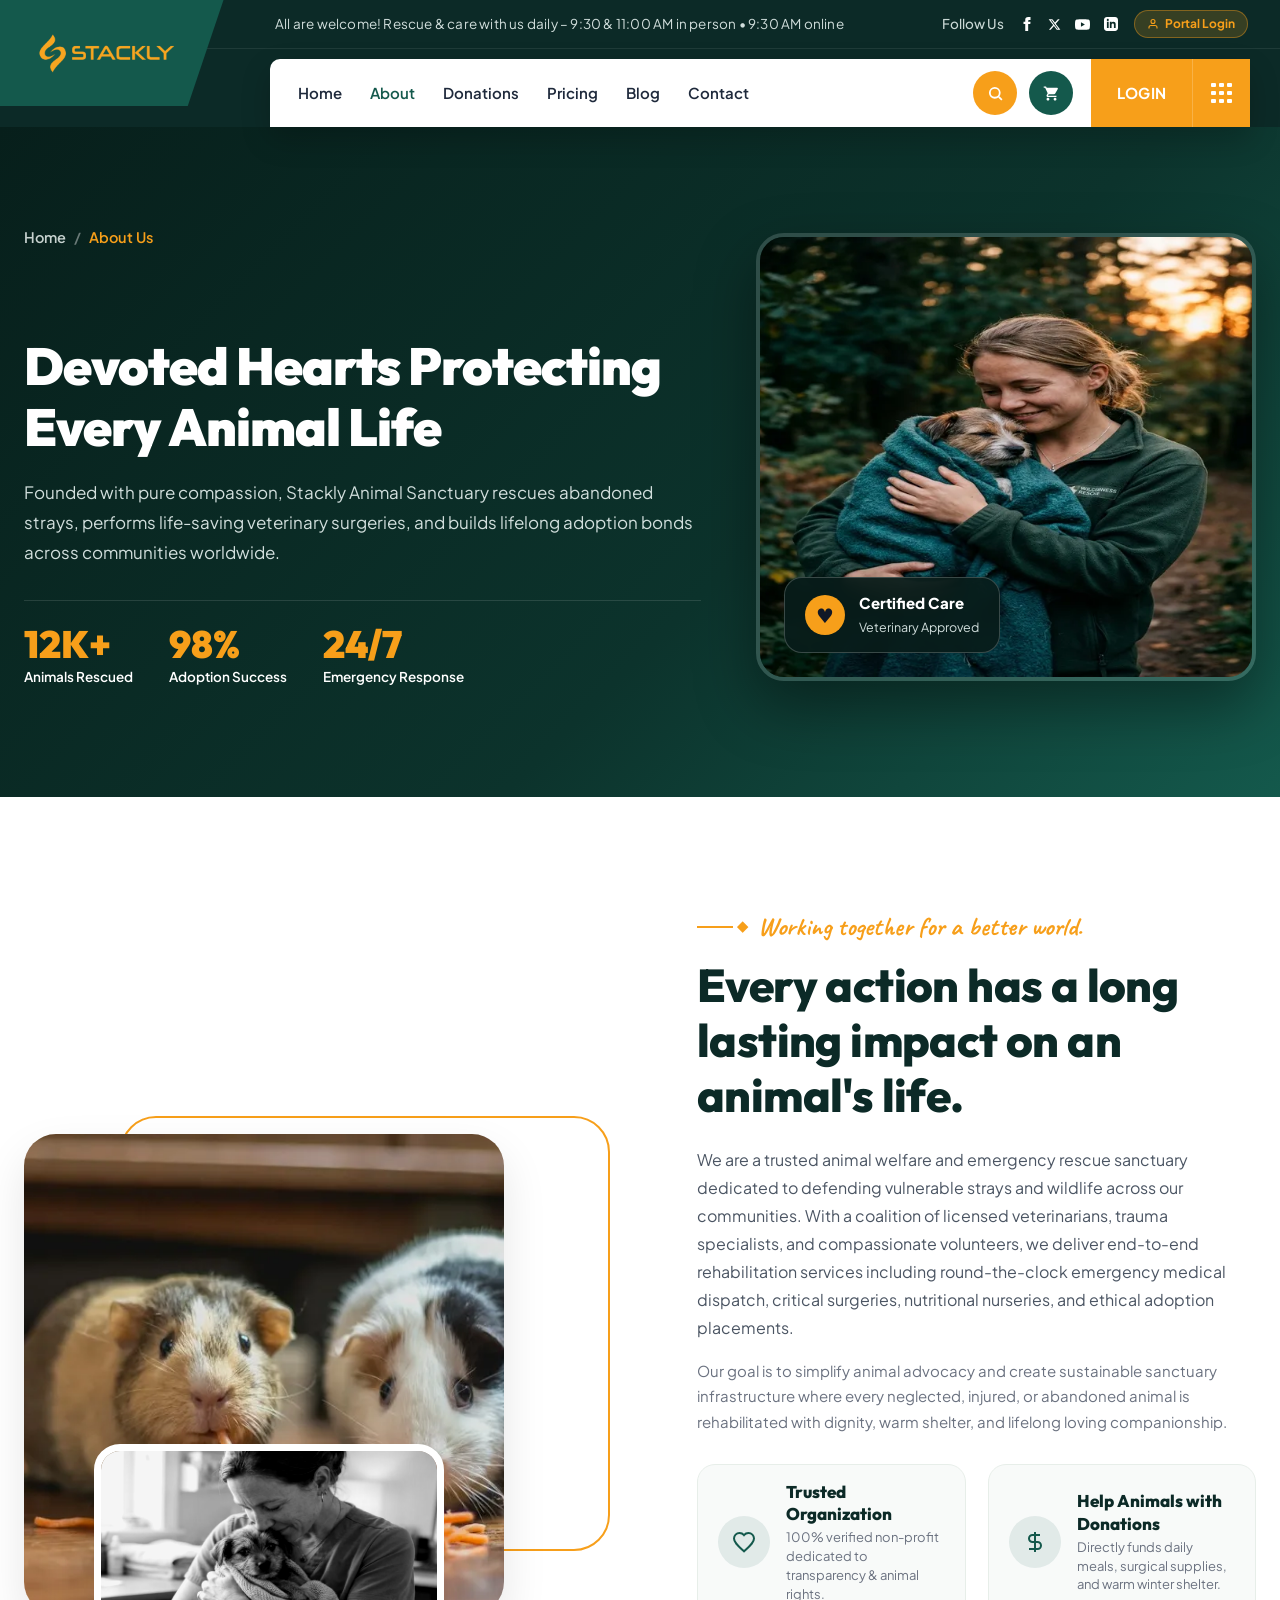
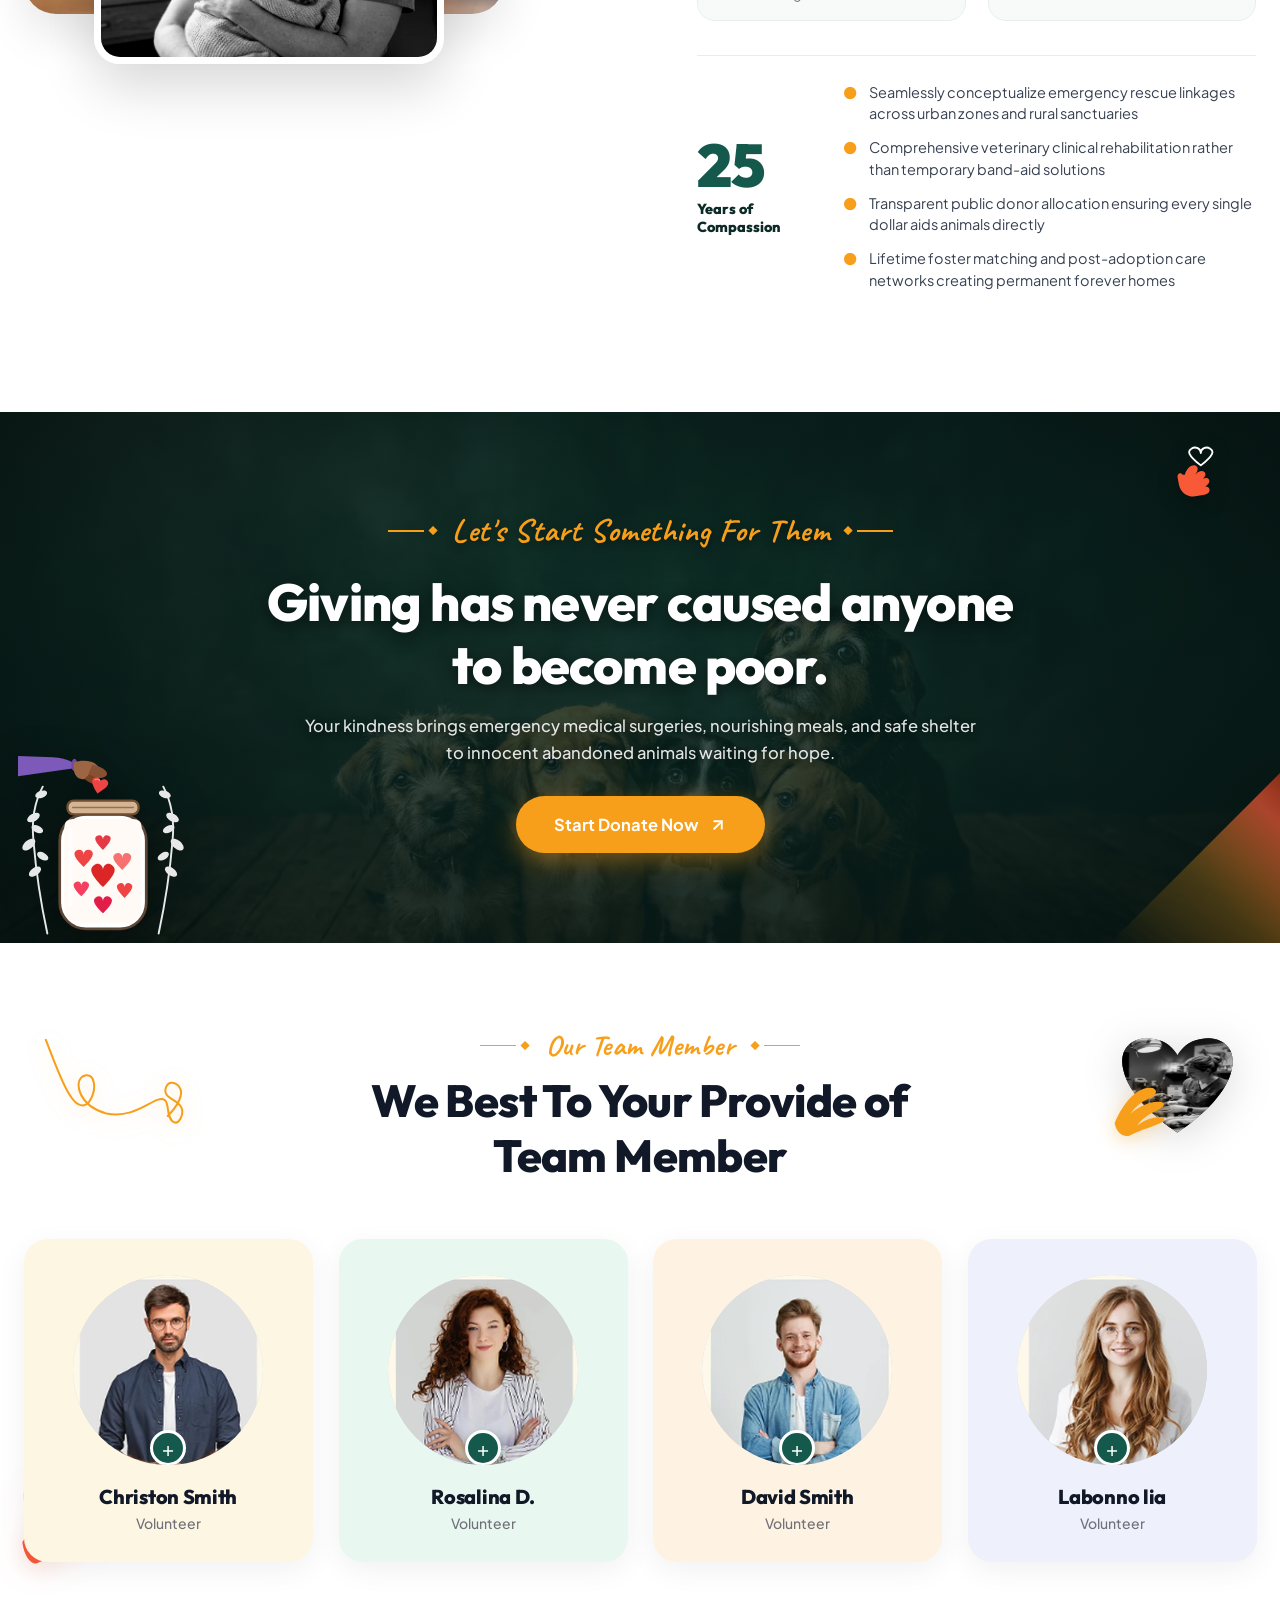
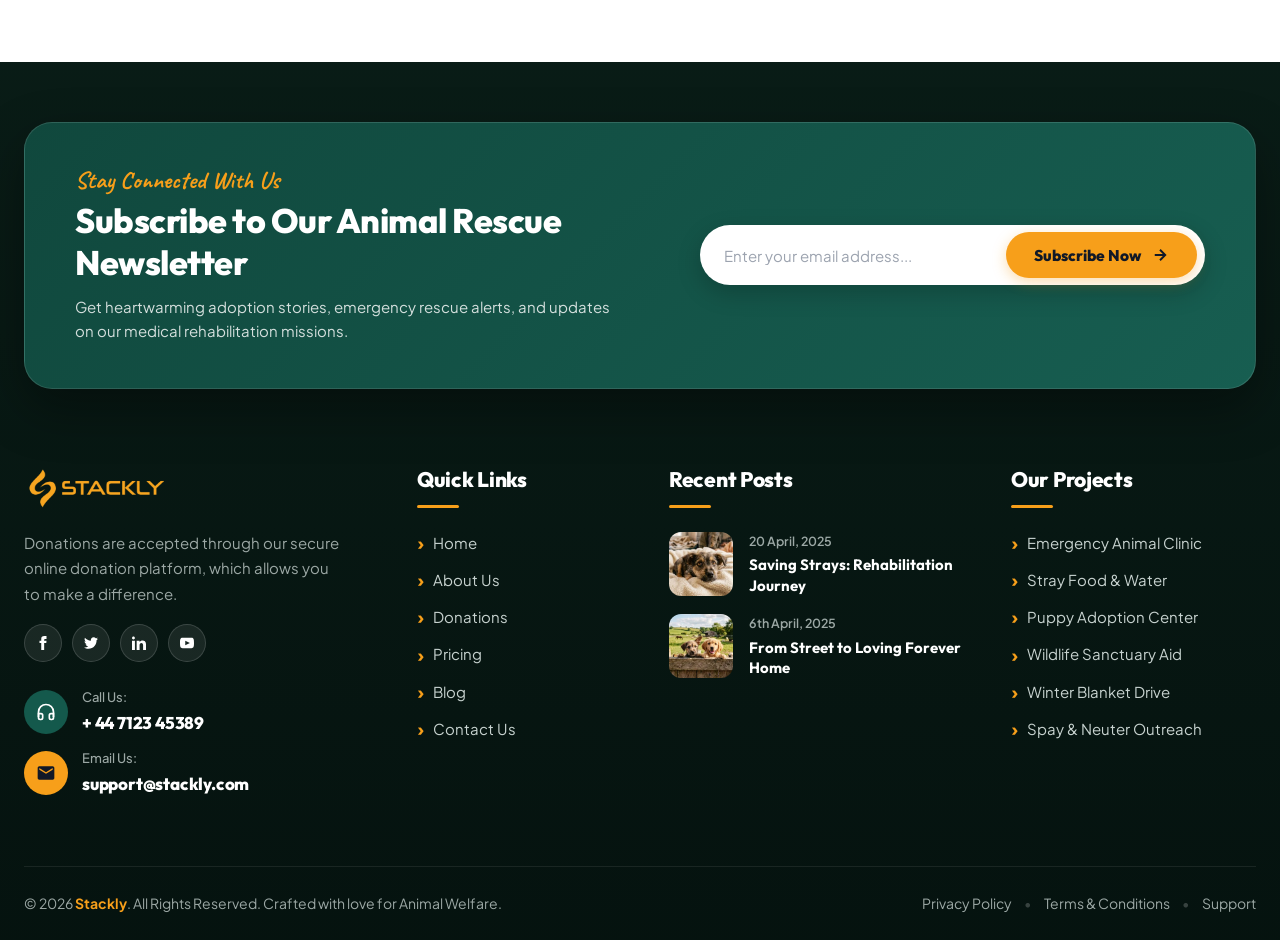
<file: about.html>
<!DOCTYPE html>
<html lang="en">
<head>
  <meta charset="UTF-8">
  <meta name="viewport" content="width=device-width, initial-scale=1.0">
  <title>About Us - Animal Welfare & Rescue Mission</title>
  
  <!-- Google Fonts -->
  <link rel="preconnect" href="https://fonts.googleapis.com">
  <link rel="preconnect" href="https://fonts.gstatic.com" crossorigin>
  <link href="https://fonts.googleapis.com/css2?family=Outfit:wght@400;500;600;700;800;900&family=Plus+Jakarta+Sans:wght@400;500;600;700;800&family=Caveat:wght@600;700&display=swap" rel="stylesheet">
  
  <!-- Main Stylesheet in asset/css/ -->
  <link rel="stylesheet" href="asset/css/style.css">
</head>
<body id="top">

  <!-- =====================================================================
       SITE HEADER
       ===================================================================== -->
  <header class="site-header">
    <!-- Top Announcement Bar -->
    <div class="top-bar">
      <div class="top-bar-inner">
        <div class="top-bar-notice">
          All are welcome! Rescue & care with us daily – 9:30 & 11:00 AM in person • 9:30 AM online
        </div>
        
        <div class="top-bar-right">
          <span class="follow-label">Follow Us</span>
          <div class="social-links">
            <a href="#" aria-label="Facebook">
              <svg width="14" height="14" fill="currentColor" viewBox="0 0 24 24"><path d="M9 8H6v4h3v12h5V12h3.642L18 8h-4V6.333C14 5.374 14.5 5 15.7 5H18V0h-3.808C10.595 0 9 1.583 9 4.615V8z"/></svg>
            </a>
            <a href="#" aria-label="X (Twitter)">
              <svg width="13" height="13" fill="currentColor" viewBox="0 0 24 24"><path d="M18.244 2.25h3.308l-7.227 8.26 8.502 11.24H16.17l-5.214-6.817L4.99 21.75H1.68l7.73-8.835L1.254 2.25H8.08l4.713 6.231zm-1.161 17.52h1.833L7.084 4.126H5.117z"/></svg>
            </a>
            <a href="#" aria-label="YouTube">
              <svg width="15" height="15" fill="currentColor" viewBox="0 0 24 24"><path d="M23.498 6.186a3.016 3.016 0 0 0-2.122-2.136C19.505 3.545 12 3.545 12 3.545s-7.505 0-9.377.505A3.017 3.017 0 0 0 .502 6.186C0 8.07 0 12 0 12s0 3.93.502 5.814a3.016 3.016 0 0 0 2.122 2.136c1.871.505 9.376.505 9.376.505s7.505 0 9.377-.505a3.015 3.015 0 0 0 2.122-2.136C24 15.93 24 12 24 12s0-3.93-.502-5.814zM9.545 15.568V8.432L15.818 12l-6.273 3.568z"/></svg>
            </a>
            <a href="#" aria-label="LinkedIn">
              <svg width="14" height="14" fill="currentColor" viewBox="0 0 24 24"><path d="M19 0h-14c-2.761 0-5 2.239-5 5v14c0 2.761 2.239 5 5 5h14c2.762 0 5-2.239 5-5v-14c0-2.761-2.238-5-5-5zm-11 19h-3v-11h3v11zm-1.5-12.268c-.966 0-1.75-.79-1.75-1.764s.784-1.764 1.75-1.764 1.75.79 1.75 1.764-.783 1.764-1.75 1.764zm13.5 12.268h-3v-5.604c0-3.368-4-3.113-4 0v5.604h-3v-11h3v1.765c1.396-2.586 7-2.777 7 2.476v6.759z"/></svg>
            </a>
          </div>
          <a href="login.html" class="topbar-portal-btn" style="display:inline-flex;align-items:center;gap:6px;background:rgba(247,159,26,0.18);border:1px solid rgba(247,159,26,0.4);color:var(--accent-gold);padding:4px 12px;border-radius:999px;font-size:12px;font-weight:700;text-decoration:none;transition:all 0.2s ease;">
            <svg width="12" height="12" fill="none" stroke="currentColor" stroke-width="2.2" viewBox="0 0 24 24"><path d="M20 21v-2a4 4 0 0 0-4-4H8a4 4 0 0 0-4 4v2"/><circle cx="12" cy="7" r="4"/></svg>
            Portal Login
          </a>
        </div>
      </div>
    </div>

    <!-- Slanted Logo Badge -->
    <div class="brand-badge">
      <a href="index.html" class="brand-logo-link">
        <img src="asset/images/stackly_.webp" alt="Stackly Logo" class="brand-logo-img">
      </a>
    </div>

    <!-- Floating White Main Navbar -->
    <div class="nav-bar-container">
      <nav class="floating-navbar">
        <ul class="nav-menu">
          <li class="nav-item">
            <a href="index.html" class="nav-link">Home</a>
          </li>
          <li class="nav-item active">
            <a href="about.html" class="nav-link">About</a>
          </li>
          <li class="nav-item">
            <a href="donations.html" class="nav-link">Donations</a>
          </li>
          <li class="nav-item">
            <a href="pricing.html" class="nav-link">Pricing</a>
          </li>
          <li class="nav-item">
            <a href="blog.html" class="nav-link">Blog</a>
          </li>
          <li class="nav-item">
            <a href="contact.html" class="nav-link">Contact</a>
          </li>
        </ul>

        <!-- Right Side Nav Actions -->
        <div class="nav-actions">
          <div class="icon-btn-group">
            <button class="btn-search" aria-label="Search Platform">
              <svg width="17" height="17" fill="none" stroke="currentColor" stroke-width="2.5" viewBox="0 0 24 24">
                <circle cx="11" cy="11" r="7"/>
                <line x1="21" y1="21" x2="16.65" y2="16.65"/>
              </svg>
            </button>
            <button class="btn-cart" aria-label="Shopping Cart">
              <svg width="17" height="17" fill="currentColor" viewBox="0 0 24 24">
                <path d="M7 18c-1.1 0-1.99.9-1.99 2S5.9 22 7 22s2-.9 2-2-.9-2-2-2zM1 2v2h2l3.6 7.59-1.35 2.45c-.16.28-.25.61-.25.96 0 1.1.9 2 2 2h12v-2H7.42c-.14 0-.25-.11-.25-.25l.03-.12.9-1.63h7.45c.75 0 1.41-.41 1.75-1.03l3.58-6.49c.08-.14.12-.31.12-.48 0-.55-.45-1-1-1H5.21l-.94-2H1zm16 16c-1.1 0-1.99.9-1.99 2s.89 2 1.99 2 2-.9 2-2-.9-2-2-2z"/>
              </svg>
            </button>
          </div>

          <div class="donate-cta-wrap">
            <a href="login.html" class="btn-login-nav">LOGIN</a>
            <button class="btn-grid-dots" aria-label="Quick App Drawer Menu">
              <div class="grid-3x3">
                <span></span><span></span><span></span>
                <span></span><span></span><span></span>
                <span></span><span></span><span></span>
              </div>
            </button>
          </div>

          <button class="mobile-nav-toggle" aria-label="Toggle Mobile Menu">&#9776;</button>
        </div>
      </nav>
    </div>
  </header>

  <!-- =====================================================================
       ABOUT US HERO SECTION (Split Storytelling & Badge Showcase)
       ===================================================================== -->
  <section class="page-hero-about" id="about-hero">
    <div class="page-hero-overlay"></div>
    <div class="container page-hero-container">
      <div class="about-hero-grid">
        <!-- Left Content -->
        <div class="about-hero-content">
          <div class="page-breadcrumb">
            <a href="index.html">Home</a>
            <span class="breadcrumb-sep">/</span>
            <span class="breadcrumb-current">About Us</span>
          </div>
          <div class="hero-subtitle">
            <span class="gold-arrow-line">―◆</span> Our Heart &amp; Mission
          </div>
          <h1 class="page-hero-title">
            Devoted Hearts Protecting Every <span class="highlight-text">Animal Life</span>
          </h1>
          <p class="about-hero-lead">
            Founded with pure compassion, Stackly Animal Sanctuary rescues abandoned strays, performs life-saving veterinary surgeries, and builds lifelong adoption bonds across communities worldwide.
          </p>
          <div class="about-hero-metrics">
            <div class="hero-metric-item">
              <strong class="metric-num">12K+</strong>
              <span class="metric-lbl">Animals Rescued</span>
            </div>
            <div class="hero-metric-item">
              <strong class="metric-num">98%</strong>
              <span class="metric-lbl">Adoption Success</span>
            </div>
            <div class="hero-metric-item">
              <strong class="metric-num">24/7</strong>
              <span class="metric-lbl">Emergency Response</span>
            </div>
          </div>
        </div>

        <!-- Right Visual Showcase -->
        <div class="about-hero-media">
          <div class="about-hero-img-card">
            <img src="asset/images/howwe-1.webp" alt="Veterinary Emergency Rescue" class="about-hero-img">
            <div class="about-hero-floating-badge">
              <div class="badge-icon-heart">♥</div>
              <div>
                <strong>Certified Care</strong>
                <span>Veterinary Approved</span>
              </div>
            </div>
          </div>
        </div>
      </div>
    </div>
  </section>

  <!-- =====================================================================
       ABOUT IMPACT & MISSION STORY SECTION (Matches User Reference Image)
       Dual Overlapping Photos with Gold Frame + Rich Theme Content
       ===================================================================== -->
  <section class="about-impact-section" id="about-impact" aria-label="About Our Impact & Mission">
    <div class="container">
      <div class="about-impact-grid">
        
        <!-- Left Column: Dual Overlapping Photo Collage with Gold Curved Frame -->
        <div class="about-impact-media-wrap" data-anim="from-left">
          <!-- Decorative Yellow/Gold Border Frame Behind/Along Top-Right -->
          <div class="about-impact-gold-frame" aria-hidden="true"></div>

          <!-- Main Upper Photo: High Quality WebP (<100KB) -->
          <div class="about-impact-main-img-wrap">
            <img src="asset/images/mission-main.webp" alt="Caregiver Joyfully Rescuing Animals" class="about-impact-main-img" loading="lazy">
          </div>

          <!-- Secondary Bottom Overlapping Photo: Monochrome/Duotone WebP (<100KB) -->
          <div class="about-impact-sub-img-wrap">
            <img src="asset/images/success-1.webp" alt="Volunteer Tenderly Caring for Rescued Puppy" class="about-impact-sub-img" loading="lazy">
          </div>
        </div>

        <!-- Right Column: Rich Text Content & Impact Stats -->
        <div class="about-impact-content" data-anim="from-right">
          
          <!-- Subtitle with Gold Diamond and Handwriting Font: Working together for a better world. -->
          <div class="about-impact-subtitle">
            <span class="gold-diamond-side">
              <span class="gold-line"></span>
              <span class="gold-diamond">◆</span>
            </span>
            <span class="script-title">Working together for a better world.</span>
          </div>

          <!-- Main Bold Headline -->
          <h2 class="about-impact-title">
            Every action has a long lasting impact on an animal's life.
          </h2>

          <!-- Comprehensive Informational Descriptions (Added More Text Content) -->
          <p class="about-impact-desc">
            We are a trusted animal welfare and emergency rescue sanctuary dedicated to defending vulnerable strays and wildlife across our communities. With a coalition of licensed veterinarians, trauma specialists, and compassionate volunteers, we deliver end-to-end rehabilitation services including round-the-clock emergency medical dispatch, critical surgeries, nutritional nurseries, and ethical adoption placements.
          </p>

          <p class="about-impact-desc-sub">
            Our goal is to simplify animal advocacy and create sustainable sanctuary infrastructure where every neglected, injured, or abandoned animal is rehabilitated with dignity, warm shelter, and lifelong loving companionship.
          </p>

          <!-- Two Side-by-Side Features -->
          <div class="about-impact-features">
            <!-- Feature 1: Trusted Organization -->
            <div class="impact-feature-item">
              <div class="impact-feature-icon-box">
                <svg width="24" height="24" fill="none" stroke="currentColor" stroke-width="2" viewBox="0 0 24 24">
                  <path d="M12 21.35l-1.45-1.32C5.4 15.36 2 12.28 2 8.5 2 5.42 4.42 3 7.5 3c1.74 0 3.41.81 4.5 2.09C13.09 3.81 14.76 3 16.5 3 19.58 3 22 5.42 22 8.5c0 3.78-3.4 6.86-8.55 11.54L12 21.35z"/>
                </svg>
              </div>
              <div class="impact-feature-info">
                <h4>Trusted Organization</h4>
                <p>100% verified non-profit dedicated to transparency &amp; animal rights.</p>
              </div>
            </div>

            <!-- Feature 2: Help Animals with Donations -->
            <div class="impact-feature-item">
              <div class="impact-feature-icon-box">
                <svg width="24" height="24" fill="none" stroke="currentColor" stroke-width="2" viewBox="0 0 24 24">
                  <path d="M12 2v20M17 5H9.5a3.5 3.5 0 0 0 0 7h5a3.5 3.5 0 0 1 0 7H6"/>
                </svg>
              </div>
              <div class="impact-feature-info">
                <h4>Help Animals with Donations</h4>
                <p>Directly funds daily meals, surgical supplies, and warm winter shelter.</p>
              </div>
            </div>
          </div>

          <!-- Bottom Row: 25 Years Stat & Bullet Points -->
          <div class="about-impact-bottom-row">
            <!-- Left: 25 Years Counter -->
            <div class="impact-stat-experience">
              <div class="impact-stat-num">25</div>
              <div class="impact-stat-lbl">
                Years of<br>Compassion
              </div>
            </div>

            <!-- Right: Bulleted Checklist (Matches Screenshot with Gold Bullets) -->
            <ul class="impact-checklist">
              <li class="impact-check-item">
                <span class="impact-check-bullet">&#9679;</span>
                <span>Seamlessly conceptualize emergency rescue linkages across urban zones and rural sanctuaries</span>
              </li>
              <li class="impact-check-item">
                <span class="impact-check-bullet">&#9679;</span>
                <span>Comprehensive veterinary clinical rehabilitation rather than temporary band-aid solutions</span>
              </li>
              <li class="impact-check-item">
                <span class="impact-check-bullet">&#9679;</span>
                <span>Transparent public donor allocation ensuring every single dollar aids animals directly</span>
              </li>
              <li class="impact-check-item">
                <span class="impact-check-bullet">&#9679;</span>
                <span>Lifetime foster matching and post-adoption care networks creating permanent forever homes</span>
              </li>
            </ul>
          </div>

        </div>

      </div>
    </div>
  </section>

  <!-- =====================================================================
       CALL TO ACTION BANNER SECTION ("Let's Start Something For Them")
       Theme-related Animal Welfare Giving & WebP Background (< 100kb)
       ===================================================================== -->
  <section class="cta-banner-section" id="giving-banner">
    
    <!-- Background Image & Atmospheric Dark Teal Overlay -->
    <div class="cta-banner-bg" style="background-image: url('asset/images/cta-banner.webp');"></div>
    <div class="cta-banner-overlay"></div>

    <!-- Top-Right Decoration: Orange Hand with White Heart Emblem -->
    <div class="cta-deco-topright" aria-hidden="true">
      <svg class="cta-topright-svg" viewBox="0 0 80 80" fill="none">
        <path d="M48 18 C48 12, 41 8, 35 12 C30 15, 29 20, 48 35 C67 20, 66 15, 61 12 C55 8, 48 12, 48 18 Z" stroke="#ffffff" stroke-width="2.5" fill="none" stroke-linejoin="round"/>
        <path d="M26 48 C28 40, 34 34, 40 35 C44 36, 45 40, 42 45 L40 48 C44 43, 50 41, 53 44 C56 47, 54 51, 50 54 L47 56 C51 52, 57 51, 59 54 C61 57, 59 61, 54 64 L50 66 C54 63, 59 64, 60 68 C61 72, 57 75, 51 76 L38 78 C28 78, 20 72, 18 62 L16 52 C15 46, 20 44, 23 48 Z" fill="#f85a38"/>
      </svg>
    </div>

    <!-- Bottom-Left Decoration: Donation Jar with Hearts & Hand -->
    <div class="cta-deco-jar-wrap" aria-hidden="true">
      <svg class="cta-deco-jar-svg" viewBox="0 0 220 280" fill="none">
        <!-- Botanical Foliage Left -->
        <g opacity="0.9">
          <path d="M38 270 Q25 210 20 150 Q16 110 32 80" stroke="#ffffff" stroke-width="2.5" fill="none" stroke-linecap="round"/>
          <ellipse cx="22" cy="190" rx="9" ry="5" transform="rotate(-35 22 190)" fill="#ffffff"/>
          <ellipse cx="14" cy="155" rx="10" ry="5.5" transform="rotate(-40 14 155)" fill="#ffffff"/>
          <ellipse cx="20" cy="120" rx="9" ry="5" transform="rotate(-30 20 120)" fill="#ffffff"/>
          <ellipse cx="30" cy="90" rx="8" ry="4.5" transform="rotate(-20 30 90)" fill="#ffffff"/>
          <ellipse cx="32" cy="170" rx="8" ry="4.5" transform="rotate(30 32 170)" fill="#ffffff"/>
          <ellipse cx="25" cy="135" rx="8" ry="4.5" transform="rotate(25 25 135)" fill="#ffffff"/>
        </g>
        <!-- Botanical Foliage Right -->
        <g opacity="0.9">
          <path d="M182 270 Q195 210 200 150 Q204 110 188 80" stroke="#ffffff" stroke-width="2.5" fill="none" stroke-linecap="round"/>
          <ellipse cx="198" cy="190" rx="9" ry="5" transform="rotate(35 198 190)" fill="#ffffff"/>
          <ellipse cx="206" cy="155" rx="10" ry="5.5" transform="rotate(40 206 155)" fill="#ffffff"/>
          <ellipse cx="200" cy="120" rx="9" ry="5" transform="rotate(30 200 120)" fill="#ffffff"/>
          <ellipse cx="190" cy="90" rx="8" ry="4.5" transform="rotate(20 190 90)" fill="#ffffff"/>
          <ellipse cx="188" cy="170" rx="8" ry="4.5" transform="rotate(-30 188 170)" fill="#ffffff"/>
          <ellipse cx="195" cy="135" rx="8" ry="4.5" transform="rotate(-25 195 135)" fill="#ffffff"/>
        </g>
        <!-- Arm & Hand dropping heart -->
        <g>
          <path d="M-10 40 L45 42 Q60 43 70 48 L75 56 L-10 68 Z" fill="#845ec2" opacity="0.95"/>
          <ellipse cx="73" cy="52" rx="4" ry="8" fill="#7145b0"/>
          <path d="M72 49 C82 45, 96 46, 102 52 C108 58, 106 66, 95 68 L86 70 C78 72, 72 65, 72 56 Z" fill="#9c6644"/>
          <path d="M96 52 C104 53, 112 56, 115 62 C116 66, 112 69, 104 69 C98 69, 93 67, 91 64" fill="#885232"/>
          <path d="M92 64 C96 66, 102 68, 106 72 C108 75, 106 78, 100 77 C94 76, 90 73, 86 70" fill="#784424"/>
        </g>
        <!-- Heart being dropped -->
        <g transform="translate(94, 66) rotate(14)">
          <path d="M14 4.5 C14 1, 9 -2, 5 1.5 C2.5 4, 1.5 8, 14 20 C26.5 8, 25.5 4, 23 1.5 C19 -2, 14 1, 14 4.5 Z" fill="#ef4444"/>
          <path d="M7 3.5 C9 1.5, 12 1.5, 13.5 3.5" stroke="#fca5a5" stroke-width="1.2" stroke-linecap="round" fill="none"/>
        </g>
        <!-- Glass Jar Body -->
        <rect x="54" y="116" width="112" height="148" rx="34" fill="#ffffff" stroke="#5c4636" stroke-width="3.5"/>
        <path d="M60 132 Q60 122 72 122 L148 122 Q160 122 160 132 L160 234 Q160 256 138 256 L82 256 Q60 256 60 234 Z" fill="#fffaf5"/>
        <rect x="64" y="98" width="92" height="18" rx="8" fill="#d4b494" stroke="#6e4f32" stroke-width="3"/>
        <line x1="70" y1="107" x2="150" y2="107" stroke="#947352" stroke-width="2"/>
        <path d="M68 136 L68 232" stroke="rgba(255,255,255,0.8)" stroke-width="5" stroke-linecap="round"/>
        <!-- Hearts inside jar -->
        <path d="M110 148 C110 144, 106 141, 102 144 C99 146, 98 150, 110 162 C122 150, 121 146, 118 144 C114 141, 110 144, 110 148 Z" fill="#e63946"/>
        <path d="M85 168 C85 163, 80 160, 75 163 C72 166, 71 170, 85 184 C99 170, 98 166, 95 163 C90 160, 85 163, 85 168 Z" fill="#ef4444"/>
        <path d="M135 172 C135 167, 130 164, 126 167 C122 170, 121 174, 135 188 C149 174, 148 170, 144 167 C140 164, 135 167, 135 172 Z" fill="#f87171"/>
        <path d="M110 188 C110 181, 103 177, 98 182 C93 186, 92 192, 110 210 C128 192, 127 186, 122 182 C117 177, 110 181, 110 188 Z" fill="#dc2626"/>
        <path d="M82 208 C82 204, 78 201, 74 204 C71 206, 70 210, 82 222 C94 210, 93 206, 90 204 C86 201, 82 204, 82 208 Z" fill="#f43f5e"/>
        <path d="M138 210 C138 206, 134 203, 130 206 C127 208, 126 212, 138 224 C150 212, 149 208, 146 206 C142 203, 138 206, 138 210 Z" fill="#ef4444"/>
        <path d="M110 228 C110 223, 105 220, 101 223 C97 226, 96 230, 110 244 C124 230, 123 226, 119 223 C115 220, 110 223, 110 228 Z" fill="#e11d48"/>
      </svg>
    </div>

    <!-- Bottom-Right Decoration: Warm Amber Gradient Wedge -->
    <div class="cta-deco-bottomright" aria-hidden="true">
      <svg viewBox="0 0 200 200" fill="none">
        <path d="M0 200 L200 0 L200 200 Z" fill="url(#ctaOrangeGradientAbout)"/>
        <defs>
          <linearGradient id="ctaOrangeGradientAbout" x1="0" y1="200" x2="200" y2="0" gradientUnits="userSpaceOnUse">
            <stop offset="0%" stop-color="#f79f1a" stop-opacity="0"/>
            <stop offset="45%" stop-color="#f79f1a" stop-opacity="0.3"/>
            <stop offset="85%" stop-color="#f85a38" stop-opacity="0.8"/>
            <stop offset="100%" stop-color="#a83216" stop-opacity="0.95"/>
          </linearGradient>
        </defs>
      </svg>
    </div>

    <!-- Main Content Container -->
    <div class="container">
      <div class="cta-banner-content">
        
        <!-- Subtitle with Golden Diamond Lines: Let's Start Something For Them -->
        <div class="cta-subtitle-box">
          <span class="gold-diamond-side">
            <span class="gold-line"></span>
            <span class="gold-diamond">◆</span>
          </span>
          <span class="cta-script-title">Let's Start Something For Them</span>
          <span class="gold-diamond-side">
            <span class="gold-diamond">◆</span>
            <span class="gold-line"></span>
          </span>
        </div>

        <!-- Main Headline: Giving has never caused anyone to become poor. -->
        <h2 class="cta-main-title">
          Giving has never caused anyone<br>
          to become poor.
        </h2>

        <!-- Theme-Related Supporting Text -->
        <p class="cta-desc">
          Your kindness brings emergency medical surgeries, nourishing meals, and safe shelter to innocent abandoned animals waiting for hope.
        </p>

        <!-- Golden Pill Button: Start Donate Now ↗ -->
        <div class="cta-btn-wrap">
          <button class="btn-cta-donate trigger-donate-modal">
            Start Donate Now
            <svg class="cta-arrow-icon" viewBox="0 0 24 24" fill="none" stroke="currentColor" stroke-width="2.5" stroke-linecap="round" stroke-linejoin="round">
              <line x1="7" y1="17" x2="17" y2="7"></line>
              <polyline points="7 7 17 7 17 17"></polyline>
            </svg>
          </button>
        </div>

      </div>
    </div>
  </section>

  <!-- =====================================================================
       OUR TEAM MEMBER SECTION
       ===================================================================== -->
  <section class="team-section" id="team" aria-label="Our Team Members">
    <div class="team-container">
      
      <!-- Top Left Animated Golden Ribbon Heart Doodle -->
      <div class="team-deco-doodle" aria-hidden="true">
        <svg viewBox="0 0 170 120" fill="none" class="doodle-heart-svg">
          <path d="M 15 2 C 28 35, 45 88, 62 70 C 72 55, 68 35, 55 42 C 45 49, 52 74, 80 82 C 115 90, 135 60, 145 68 C 150 72, 146 88, 155 92 C 160 94, 166 84, 163 76 C 158 66, 142 66, 146 54 C 149 46, 157 48, 161 54 C 166 62, 158 75, 148 85" 
                stroke="#f79f1a" stroke-width="2.2" stroke-linecap="round" stroke-linejoin="round"/>
        </svg>
      </div>

      <!-- Top Right Floating Brand Caring-Hand Heart Stamp Badge -->
      <div class="team-deco-stamp" aria-hidden="true">
        <div class="team-heart-wrap">
          <!-- Monochrome Heart Mask with Compassion Texture -->
          <svg viewBox="0 0 120 110" class="team-stamp-heart-svg">
            <defs>
              <clipPath id="teamHeartClipAbout">
                <path d="M60 100 C60 100 15 72 8 40 C2 16 22 4 44 12 C52 15 57 21 60 26 C63 21 68 15 76 12 C98 4 118 16 112 40 C105 72 60 100 60 100 Z"/>
              </clipPath>
            </defs>
            <path d="M60 100 C60 100 15 72 8 40 C2 16 22 4 44 12 C52 15 57 21 60 26 C63 21 68 15 76 12 C98 4 118 16 112 40 C105 72 60 100 60 100 Z" fill="#202927"/>
            <image href="asset/images/howwe-2.webp" width="120" height="110" preserveAspectRatio="xMidYMid slice" clip-path="url(#teamHeartClipAbout)" filter="grayscale(100%) contrast(1.15) brightness(0.9)"/>
          </svg>
          <!-- Golden Hand Supporting Heart -->
          <svg viewBox="0 0 80 80" class="team-stamp-hand-svg" fill="#f79f1a">
            <path d="M12 60 C12 60 18 42 32 30 C38 25 46 22 52 24 C56 26 55 31 48 34 C40 37 34 42 28 50 C38 42 50 36 60 38 C64 39 63 43 57 46 C48 50 40 55 35 62 C42 57 52 52 61 54 C64 55 63 58 58 60 C48 64 36 68 28 72 C22 75 14 70 12 60 Z"/>
          </svg>
        </div>
      </div>

      <!-- Center Header Content -->
      <div class="team-header-box">
        <!-- Subtitle with Golden Diamond Lines -->
        <div class="team-subtitle-wrap">
          <span class="gold-diamond-side">
            <span class="gold-line"></span>
            <span class="gold-diamond">◆</span>
          </span>
          <span class="team-script-title">Our Team Member</span>
          <span class="gold-diamond-side">
            <span class="gold-diamond">◆</span>
            <span class="gold-line"></span>
          </span>
        </div>

        <!-- Section Main Title -->
        <h2 class="team-main-title">
          We Best To Your Provide of<br>
          Team Member
        </h2>
      </div>

      <!-- Team Members Grid Container -->
      <div class="team-cards-grid" id="teamCardsGrid">

        <!-- Team Card 1: Cream/Yellow background -->
        <div class="team-card" data-anim="from-left">
          <div class="team-card-photo-circle">
            <img src="asset/images/team-1.webp" alt="Christon Smith - Animal Rescue Volunteer" class="team-img" loading="lazy">
            <button class="team-plus-btn" aria-label="Show social links for Christon Smith" onclick="toggleTeamSocial(this)">+</button>
          </div>
          <!-- Social icons popup (hidden by default) -->
          <div class="team-social-popup" role="group" aria-label="Social Links">
            <a href="#facebook" class="team-social-icon-btn" aria-label="Facebook">
              <svg width="14" height="14" fill="currentColor" viewBox="0 0 24 24"><path d="M9 8H6v4h3v12h5V12h3.642L18 8h-4V6.333C14 5.374 14.5 5 15.688 5H18V0h-3.808C10.595 0 9 1.582 9 4.615V8z"/></svg>
            </a>
            <a href="#twitter" class="team-social-icon-btn" aria-label="Twitter">
              <svg width="14" height="14" fill="currentColor" viewBox="0 0 24 24"><path d="M18.244 2.25h3.308l-7.227 8.26 8.502 11.24H16.17l-5.214-6.817L4.99 21.75H1.68l7.73-8.835L1.254 2.25H8.08l4.713 6.231zm-1.161 17.52h1.833L7.084 4.126H5.117z"/></svg>
            </a>
            <a href="#linkedin" class="team-social-icon-btn" aria-label="LinkedIn">
              <svg width="14" height="14" fill="currentColor" viewBox="0 0 24 24"><path d="M4.98 3.5c0 1.381-1.11 2.5-2.48 2.5s-2.48-1.119-2.48-2.5c0-1.38 1.11-2.5 2.48-2.5s2.48 1.12 2.48 2.5zm.02 4.5h-5v16h5v-16zm7.982 0h-4.968v16h4.969v-8.399c0-4.67 6.029-5.052 6.029 0v8.399h4.988v-10.131c0-7.88-8.922-7.593-11.018-3.714v-2.155z"/></svg>
            </a>
            <a href="#youtube" class="team-social-icon-btn" aria-label="YouTube">
              <svg width="14" height="14" fill="currentColor" viewBox="0 0 24 24"><path d="M19.615 3.184c-3.604-.246-11.631-.245-15.23 0-3.897.266-4.356 2.62-4.385 8.816.029 6.185.484 8.549 4.385 8.816 3.6.245 11.626.246 15.23 0 3.897-.266 4.356-2.62 4.385-8.816-.029-6.185-.484-8.549-4.385-8.816zm-10.615 12.816v-8l8 3.993-8 4.007z"/></svg>
            </a>
          </div>
          <div class="team-card-info">
            <h3 class="team-member-name">Christon Smith</h3>
            <span class="team-member-role">Volunteer</span>
          </div>
        </div>

        <!-- Team Card 2: Mint/Green background -->
        <div class="team-card anim-delay-1" data-anim="from-left">
          <div class="team-card-photo-circle">
            <img src="asset/images/team-2.webp" alt="Rosalina D. - Animal Welfare Volunteer" class="team-img" loading="lazy">
            <button class="team-plus-btn" aria-label="Show social links for Rosalina D." onclick="toggleTeamSocial(this)">+</button>
          </div>
          <div class="team-social-popup" role="group" aria-label="Social Links">
            <a href="#facebook" class="team-social-icon-btn" aria-label="Facebook">
              <svg width="14" height="14" fill="currentColor" viewBox="0 0 24 24"><path d="M9 8H6v4h3v12h5V12h3.642L18 8h-4V6.333C14 5.374 14.5 5 15.688 5H18V0h-3.808C10.595 0 9 1.582 9 4.615V8z"/></svg>
            </a>
            <a href="#twitter" class="team-social-icon-btn" aria-label="Twitter">
              <svg width="14" height="14" fill="currentColor" viewBox="0 0 24 24"><path d="M18.244 2.25h3.308l-7.227 8.26 8.502 11.24H16.17l-5.214-6.817L4.99 21.75H1.68l7.73-8.835L1.254 2.25H8.08l4.713 6.231zm-1.161 17.52h1.833L7.084 4.126H5.117z"/></svg>
            </a>
            <a href="#linkedin" class="team-social-icon-btn" aria-label="LinkedIn">
              <svg width="14" height="14" fill="currentColor" viewBox="0 0 24 24"><path d="M4.98 3.5c0 1.381-1.11 2.5-2.48 2.5s-2.48-1.119-2.48-2.5c0-1.38 1.11-2.5 2.48-2.5s2.48 1.12 2.48 2.5zm.02 4.5h-5v16h5v-16zm7.982 0h-4.968v16h4.969v-8.399c0-4.67 6.029-5.052 6.029 0v8.399h4.988v-10.131c0-7.88-8.922-7.593-11.018-3.714v-2.155z"/></svg>
            </a>
            <a href="#youtube" class="team-social-icon-btn" aria-label="YouTube">
              <svg width="14" height="14" fill="currentColor" viewBox="0 0 24 24"><path d="M19.615 3.184c-3.604-.246-11.631-.245-15.23 0-3.897.266-4.356 2.62-4.385 8.816.029 6.185.484 8.549 4.385 8.816 3.6.245 11.626.246 15.23 0 3.897-.266 4.356-2.62 4.385-8.816-.029-6.185-.484-8.549-4.385-8.816zm-10.615 12.816v-8l8 3.993-8 4.007z"/></svg>
            </a>
          </div>
          <div class="team-card-info">
            <h3 class="team-member-name">Rosalina D.</h3>
            <span class="team-member-role">Volunteer</span>
          </div>
        </div>

        <!-- Team Card 3: Peach/Orange background -->
        <div class="team-card anim-delay-1" data-anim="from-right">
          <div class="team-card-photo-circle">
            <img src="asset/images/team-3.webp" alt="David Smith - Animal Sanctuary Specialist" class="team-img" loading="lazy">
            <button class="team-plus-btn" aria-label="Show social links for David Smith" onclick="toggleTeamSocial(this)">+</button>
          </div>
          <div class="team-social-popup" role="group" aria-label="Social Links">
            <a href="#facebook" class="team-social-icon-btn" aria-label="Facebook">
              <svg width="14" height="14" fill="currentColor" viewBox="0 0 24 24"><path d="M9 8H6v4h3v12h5V12h3.642L18 8h-4V6.333C14 5.374 14.5 5 15.688 5H18V0h-3.808C10.595 0 9 1.582 9 4.615V8z"/></svg>
            </a>
            <a href="#twitter" class="team-social-icon-btn" aria-label="Twitter">
              <svg width="14" height="14" fill="currentColor" viewBox="0 0 24 24"><path d="M18.244 2.25h3.308l-7.227 8.26 8.502 11.24H16.17l-5.214-6.817L4.99 21.75H1.68l7.73-8.835L1.254 2.25H8.08l4.713 6.231zm-1.161 17.52h1.833L7.084 4.126H5.117z"/></svg>
            </a>
            <a href="#linkedin" class="team-social-icon-btn" aria-label="LinkedIn">
              <svg width="14" height="14" fill="currentColor" viewBox="0 0 24 24"><path d="M4.98 3.5c0 1.381-1.11 2.5-2.48 2.5s-2.48-1.119-2.48-2.5c0-1.38 1.11-2.5 2.48-2.5s2.48 1.12 2.48 2.5zm.02 4.5h-5v16h5v-16zm7.982 0h-4.968v16h4.969v-8.399c0-4.67 6.029-5.052 6.029 0v8.399h4.988v-10.131c0-7.88-8.922-7.593-11.018-3.714v-2.155z"/></svg>
            </a>
            <a href="#youtube" class="team-social-icon-btn" aria-label="YouTube">
              <svg width="14" height="14" fill="currentColor" viewBox="0 0 24 24"><path d="M19.615 3.184c-3.604-.246-11.631-.245-15.23 0-3.897.266-4.356 2.62-4.385 8.816.029 6.185.484 8.549 4.385 8.816 3.6.245 11.626.246 15.23 0 3.897-.266 4.356-2.62 4.385-8.816-.029-6.185-.484-8.549-4.385-8.816zm-10.615 12.816v-8l8 3.993-8 4.007z"/></svg>
            </a>
          </div>
          <div class="team-card-info">
            <h3 class="team-member-name">David Smith</h3>
            <span class="team-member-role">Volunteer</span>
          </div>
        </div>

        <!-- Team Card 4: Lavender/Blue background -->
        <div class="team-card" data-anim="from-right">
          <div class="team-card-photo-circle">
            <img src="asset/images/team-4.webp" alt="Labonno lia - Animal Foster Coordinator" class="team-img" loading="lazy">
            <button class="team-plus-btn" aria-label="Show social links for Labonno lia" onclick="toggleTeamSocial(this)">+</button>
          </div>
          <div class="team-social-popup" role="group" aria-label="Social Links">
            <a href="#facebook" class="team-social-icon-btn" aria-label="Facebook">
              <svg width="14" height="14" fill="currentColor" viewBox="0 0 24 24"><path d="M9 8H6v4h3v12h5V12h3.642L18 8h-4V6.333C14 5.374 14.5 5 15.688 5H18V0h-3.808C10.595 0 9 1.582 9 4.615V8z"/></svg>
            </a>
            <a href="#twitter" class="team-social-icon-btn" aria-label="Twitter">
              <svg width="14" height="14" fill="currentColor" viewBox="0 0 24 24"><path d="M18.244 2.25h3.308l-7.227 8.26 8.502 11.24H16.17l-5.214-6.817L4.99 21.75H1.68l7.73-8.835L1.254 2.25H8.08l4.713 6.231zm-1.161 17.52h1.833L7.084 4.126H5.117z"/></svg>
            </a>
            <a href="#linkedin" class="team-social-icon-btn" aria-label="LinkedIn">
              <svg width="14" height="14" fill="currentColor" viewBox="0 0 24 24"><path d="M4.98 3.5c0 1.381-1.11 2.5-2.48 2.5s-2.48-1.119-2.48-2.5c0-1.38 1.11-2.5 2.48-2.5s2.48 1.12 2.48 2.5zm.02 4.5h-5v16h5v-16zm7.982 0h-4.968v16h4.969v-8.399c0-4.67 6.029-5.052 6.029 0v8.399h4.988v-10.131c0-7.88-8.922-7.593-11.018-3.714v-2.155z"/></svg>
            </a>
            <a href="#youtube" class="team-social-icon-btn" aria-label="YouTube">
              <svg width="14" height="14" fill="currentColor" viewBox="0 0 24 24"><path d="M19.615 3.184c-3.604-.246-11.631-.245-15.23 0-3.897.266-4.356 2.62-4.385 8.816.029 6.185.484 8.549 4.385 8.816 3.6.245 11.626.246 15.23 0 3.897-.266 4.356-2.62 4.385-8.816-.029-6.185-.484-8.549-4.385-8.816zm-10.615 12.816v-8l8 3.993-8 4.007z"/></svg>
            </a>
          </div>
          <div class="team-card-info">
            <h3 class="team-member-name">Labonno lia</h3>
            <span class="team-member-role">Volunteer</span>
          </div>
        </div>

      </div>

      <!-- Bottom-Left Decorative Floating Orange Caring Hand & Heart -->
      <div class="team-deco-bottom-hand" aria-hidden="true">
        <svg viewBox="0 0 120 120" class="team-bottom-hand-svg">
          <!-- Heart outline -->
          <path d="M60 95 C60 95 20 70 12 40 C6 18 24 8 44 14 C52 17 57 23 60 27 C63 23 68 17 76 14 C96 8 114 18 108 40 C100 70 60 95 60 95 Z" 
                fill="none" stroke="#d5dedb" stroke-width="3" stroke-linecap="round" stroke-linejoin="round"/>
          <!-- Orange Caring Hand -->
          <path d="M8 82 C16 68 28 58 40 50 C44 47 48 49 46 54 C42 60 36 67 32 74 C40 68 50 63 56 65 C60 66 59 70 54 74 C46 80 38 86 35 94 C42 88 50 84 56 86 C60 87 59 90 54 92 C44 96 32 102 24 105 C18 107 10 98 8 82 Z" 
                fill="#f85a38"/>
        </svg>
      </div>

    </div>
  </section>

  <!-- =====================================================================
       FOOTER SECTION
       ===================================================================== -->
  <footer class="site-footer" id="contact" aria-label="Site Footer">
    <div class="footer-bg-wrap">
      <img src="asset/images/footer-bg.webp" alt="Animal Rescue Sanctuary" class="footer-bg-img" loading="lazy">
      <div class="footer-overlay"></div>
    </div>

    <div class="footer-container">
      <!-- Newsletter Box -->
      <div class="footer-newsletter-wrap">
        <div class="newsletter-card">
          <div class="newsletter-content">
            <span class="newsletter-script">Stay Connected With Us</span>
            <h3 class="newsletter-title">Subscribe to Our Animal Rescue Newsletter</h3>
            <p class="newsletter-desc">Get heartwarming adoption stories, emergency rescue alerts, and updates on our medical rehabilitation missions.</p>
          </div>
          <form class="newsletter-form" onsubmit="event.preventDefault(); alert('🎉 Thank you for subscribing to Stackly Rescue Updates!');">
            <div class="newsletter-input-group">
              <input type="email" class="newsletter-input" placeholder="Enter your email address..." required>
              <button type="submit" class="newsletter-btn">
                <span>Subscribe Now</span>
                <svg width="18" height="18" fill="none" stroke="currentColor" stroke-width="2.5" viewBox="0 0 24 24">
                  <path d="M5 12h14M12 5l7 7-7 7"/>
                </svg>
              </button>
            </div>
          </form>
        </div>
      </div>

      <!-- Main 4-Column Footer -->
      <div class="footer-main-grid">
        <!-- Column 1 -->
        <div class="footer-col footer-col-brand">
          <a href="index.html" class="footer-logo">
            <img src="asset/images/stackly_.webp" alt="Stackly Logo" class="footer-logo-img">
          </a>
          <p class="footer-brand-desc">
            Donations are accepted through our secure online donation platform, which allows you to make a difference.
          </p>
          <div class="footer-social-links">
            <a href="#facebook" class="footer-social-btn" aria-label="Facebook">
              <svg width="14" height="14" fill="currentColor" viewBox="0 0 24 24"><path d="M9 8H6v4h3v12h5V12h3.642L18 8h-4V6.333C14 5.374 14.5 5 15.688 5H18V0h-3.808C10.595 0 9 1.582 9 4.615V8z"/></svg>
            </a>
            <a href="#twitter" class="footer-social-btn" aria-label="Twitter">
              <svg width="14" height="14" fill="currentColor" viewBox="0 0 24 24"><path d="M24 4.557c-.883.392-1.832.656-2.828.775 1.017-.609 1.798-1.574 2.165-2.724-.951.564-2.005.974-3.127 1.195-.897-.957-2.178-1.555-3.594-1.555-3.179 0-5.515 2.966-4.797 6.045-4.091-.205-7.719-2.165-10.148-5.144-1.29 2.213-.669 5.108 1.523 6.574-.806-.026-1.566-.247-2.229-.616-.054 2.281 1.581 4.415 3.949 4.89-.693.188-1.452.232-2.224.084.626 1.956 2.444 3.379 4.6 3.419-2.07 1.623-4.678 2.348-7.29 2.04 2.179 1.397 4.768 2.212 7.548 2.212 9.142 0 14.307-7.721 13.995-14.646.962-.695 1.797-1.562 2.457-2.549z"/></svg>
            </a>
            <a href="#linkedin" class="footer-social-btn" aria-label="LinkedIn">
              <svg width="14" height="14" fill="currentColor" viewBox="0 0 24 24"><path d="M4.98 3.5c0 1.381-1.11 2.5-2.48 2.5s-2.48-1.119-2.48-2.5c0-1.38 1.11-2.5 2.48-2.5s2.48 1.12 2.48 2.5zm.02 4.5h-5v16h5v-16zm7.982 0h-4.968v16h4.969v-8.399c0-4.67 6.029-5.052 6.029 0v8.399h4.988v-10.131c0-7.88-8.922-7.593-11.018-3.714v-2.155z"/></svg>
            </a>
            <a href="#youtube" class="footer-social-btn" aria-label="YouTube">
              <svg width="14" height="14" fill="currentColor" viewBox="0 0 24 24"><path d="M19.615 3.184c-3.604-.246-11.631-.245-15.23 0-3.897.266-4.356 2.62-4.385 8.816.029 6.185.484 8.549 4.385 8.816 3.6.245 11.626.246 15.23 0 3.897-.266 4.356-2.62 4.385-8.816-.029-6.185-.484-8.549-4.385-8.816zm-10.615 12.816v-8l8 3.993-8 4.007z"/></svg>
            </a>
          </div>
          <div class="footer-contact-items">
            <a href="404.html" class="footer-contact-card">
              <div class="footer-contact-icon icon-teal">
                <svg width="20" height="20" fill="none" stroke="currentColor" stroke-width="2" viewBox="0 0 24 24">
                  <path d="M3 18v-6a9 9 0 0 1 18 0v6"></path>
                  <path d="M21 19a2 2 0 0 1-2 2h-1a2 2 0 0 1-2-2v-3a2 2 0 0 1 2-2h3zM3 19a2 2 0 0 0 2 2h1a2 2 0 0 0 2-2v-3a2 2 0 0 0-2-2H3z"></path>
                </svg>
              </div>
              <div class="footer-contact-text">
                <span class="contact-lbl">Call Us:</span>
                <strong class="contact-val">+ 44 7123 45389</strong>
              </div>
            </a>
            <a href="404.html" class="footer-contact-card">
              <div class="footer-contact-icon icon-gold">
                <svg width="20" height="20" fill="currentColor" viewBox="0 0 24 24">
                  <path d="M20 4H4c-1.1 0-1.99.9-1.99 2L2 18c0 1.1.9 2 2 2h16c1.1 0 2-.9 2-2V6c0-1.1-.9-2-2-2zm0 4l-8 5-8-5V6l8 5 8-5v2z"/>
                </svg>
              </div>
              <div class="footer-contact-text">
                <span class="contact-lbl">Email Us:</span>
                <strong class="contact-val">support@stackly.com</strong>
              </div>
            </a>
          </div>
        </div>

        <!-- Column 2 -->
        <div class="footer-col footer-col-links">
          <h4 class="footer-col-title">Quick Links</h4>
          <ul class="footer-nav-list">
            <li><a href="index.html" class="footer-nav-link"><span class="link-chevron">&rsaquo;</span> Home</a></li>
            <li><a href="about.html" class="footer-nav-link"><span class="link-chevron">&rsaquo;</span> About Us</a></li>
            <li><a href="donations.html" class="footer-nav-link"><span class="link-chevron">&rsaquo;</span> Donations</a></li>
            <li><a href="pricing.html" class="footer-nav-link"><span class="link-chevron">&rsaquo;</span> Pricing</a></li>
            <li><a href="blog.html" class="footer-nav-link"><span class="link-chevron">&rsaquo;</span> Blog</a></li>
            <li><a href="contact.html" class="footer-nav-link"><span class="link-chevron">&rsaquo;</span> Contact Us</a></li>
          </ul>
        </div>

        <!-- Column 3 -->
        <div class="footer-col footer-col-posts">
          <h4 class="footer-col-title">Recent Posts</h4>
          <div class="footer-posts-list">
            <div class="footer-post-item">
              <a href="404.html" class="post-thumb">
                <img src="asset/images/post-1.webp" alt="Animal Rescue Update" class="post-thumb-img" loading="lazy">
              </a>
              <div class="post-details">
                <span class="post-date">20 April, 2025</span>
                <a href="404.html" class="post-title">Saving Strays: Rehabilitation Journey</a>
              </div>
            </div>
            <div class="footer-post-item">
              <a href="404.html" class="post-thumb">
                <img src="asset/images/post-2.webp" alt="Foster Care Diary" class="post-thumb-img" loading="lazy">
              </a>
              <div class="post-details">
                <span class="post-date">6th April, 2025</span>
                <a href="404.html" class="post-title">From Street to Loving Forever Home</a>
              </div>
            </div>
          </div>
        </div>

        <!-- Column 4 -->
        <div class="footer-col footer-col-projects">
          <h4 class="footer-col-title">Our Projects</h4>
          <ul class="footer-nav-list">
            <li><a href="404.html" class="footer-nav-link"><span class="link-chevron">&rsaquo;</span> Emergency Animal Clinic</a></li>
            <li><a href="404.html" class="footer-nav-link"><span class="link-chevron">&rsaquo;</span> Stray Food &amp; Water</a></li>
            <li><a href="404.html" class="footer-nav-link"><span class="link-chevron">&rsaquo;</span> Puppy Adoption Center</a></li>
            <li><a href="404.html" class="footer-nav-link"><span class="link-chevron">&rsaquo;</span> Wildlife Sanctuary Aid</a></li>
            <li><a href="404.html" class="footer-nav-link"><span class="link-chevron">&rsaquo;</span> Winter Blanket Drive</a></li>
            <li><a href="404.html" class="footer-nav-link"><span class="link-chevron">&rsaquo;</span> Spay &amp; Neuter Outreach</a></li>
          </ul>
        </div>
      </div>

      <!-- Bottom Bar -->
      <div class="footer-bottom-bar">
        <p class="copyright-text">
          &copy; 2026 <strong style="color: var(--accent-gold);">Stackly</strong>. All Rights Reserved. Crafted with love for Animal Welfare.
        </p>
        <div class="footer-bottom-links">
          <a href="#privacy">Privacy Policy</a>
          <span class="dot-sep">&bull;</span>
          <a href="#terms">Terms &amp; Conditions</a>
          <span class="dot-sep">&bull;</span>
          <a href="#support">Support</a>
        </div>
      </div>
    </div>
  </footer>

  <a href="#top" class="back-to-top-btn" aria-label="Back to Top">
    <svg width="18" height="18" fill="none" stroke="currentColor" stroke-width="3" viewBox="0 0 24 24">
      <path d="M18 15l-6-6-6 6"/>
    </svg>
  </a>

  <!-- Modals -->
  <div class="modal-overlay" id="searchModal">
    <div class="modal-search-box">
      <button class="modal-close-btn" aria-label="Close search">&times;</button>
      <input type="text" class="modal-search-input" placeholder="Search animal rescue campaigns, shelters, or pet adoptions...">
    </div>
  </div>

  <div class="modal-overlay" id="donationModal">
    <div class="donation-modal-box">
      <button class="modal-close-btn" aria-label="Close modal">&times;</button>
      <h3>Make an Animal Welfare Gift</h3>
      <p>Your contribution directly provides food, emergency veterinary surgery, and sanctuary shelter.</p>
      <div class="modal-tier-grid">
        <div class="tier-choice" data-tier="15">$15 - Feed a Pet</div>
        <div class="tier-choice selected" data-tier="50">$50 - Medical Aid</div>
        <div class="tier-choice" data-tier="100">$100 - Rescue Trauma</div>
      </div>
      <div style="font-size: 14.5px; margin-bottom: 14px; font-weight: 600;">
        Selected Amount: <span id="modalSelectedAmount" style="color: var(--primary-green); font-size: 18px; font-weight: 800;">$50</span>
      </div>
      <input type="text" placeholder="Your Name" style="width: 100%; padding: 12px 16px; margin-bottom: 10px; border-radius: 8px; border: 1.5px solid #d1dedc; font-family: inherit; outline: none;">
      <input type="email" placeholder="Your Email Address" style="width: 100%; padding: 12px 16px; margin-bottom: 12px; border-radius: 8px; border: 1.5px solid #d1dedc; font-family: inherit; outline: none;">
      <button class="modal-confirm-btn" id="confirmDonationBtn">Complete Donation ♥</button>
    </div>
  </div>

  <script src="asset/js/main.js"></script>
  <script>
    /* ── Team member + button: toggle social icons popup ── */
    function toggleTeamSocial(btn) {
      var card = btn.closest('.team-card');
      var popup = card.querySelector('.team-social-popup');
      var isOpen = btn.classList.contains('open');

      /* Close all others first */
      document.querySelectorAll('.team-plus-btn.open').forEach(function(b) {
        b.classList.remove('open');
        b.closest('.team-card').querySelector('.team-social-popup').classList.remove('active');
      });

      /* Toggle this one */
      if (!isOpen) {
        btn.classList.add('open');
        popup.classList.add('active');
      }
    }

    /* Click outside closes any open popup */
    document.addEventListener('click', function(e) {
      if (!e.target.closest('.team-card')) {
        document.querySelectorAll('.team-plus-btn.open').forEach(function(b) {
          b.classList.remove('open');
          b.closest('.team-card').querySelector('.team-social-popup').classList.remove('active');
        });
      }
    });
  </script>
  <script src="asset/js/redirect-404.js" defer></script>
</body>
</html>
</file>
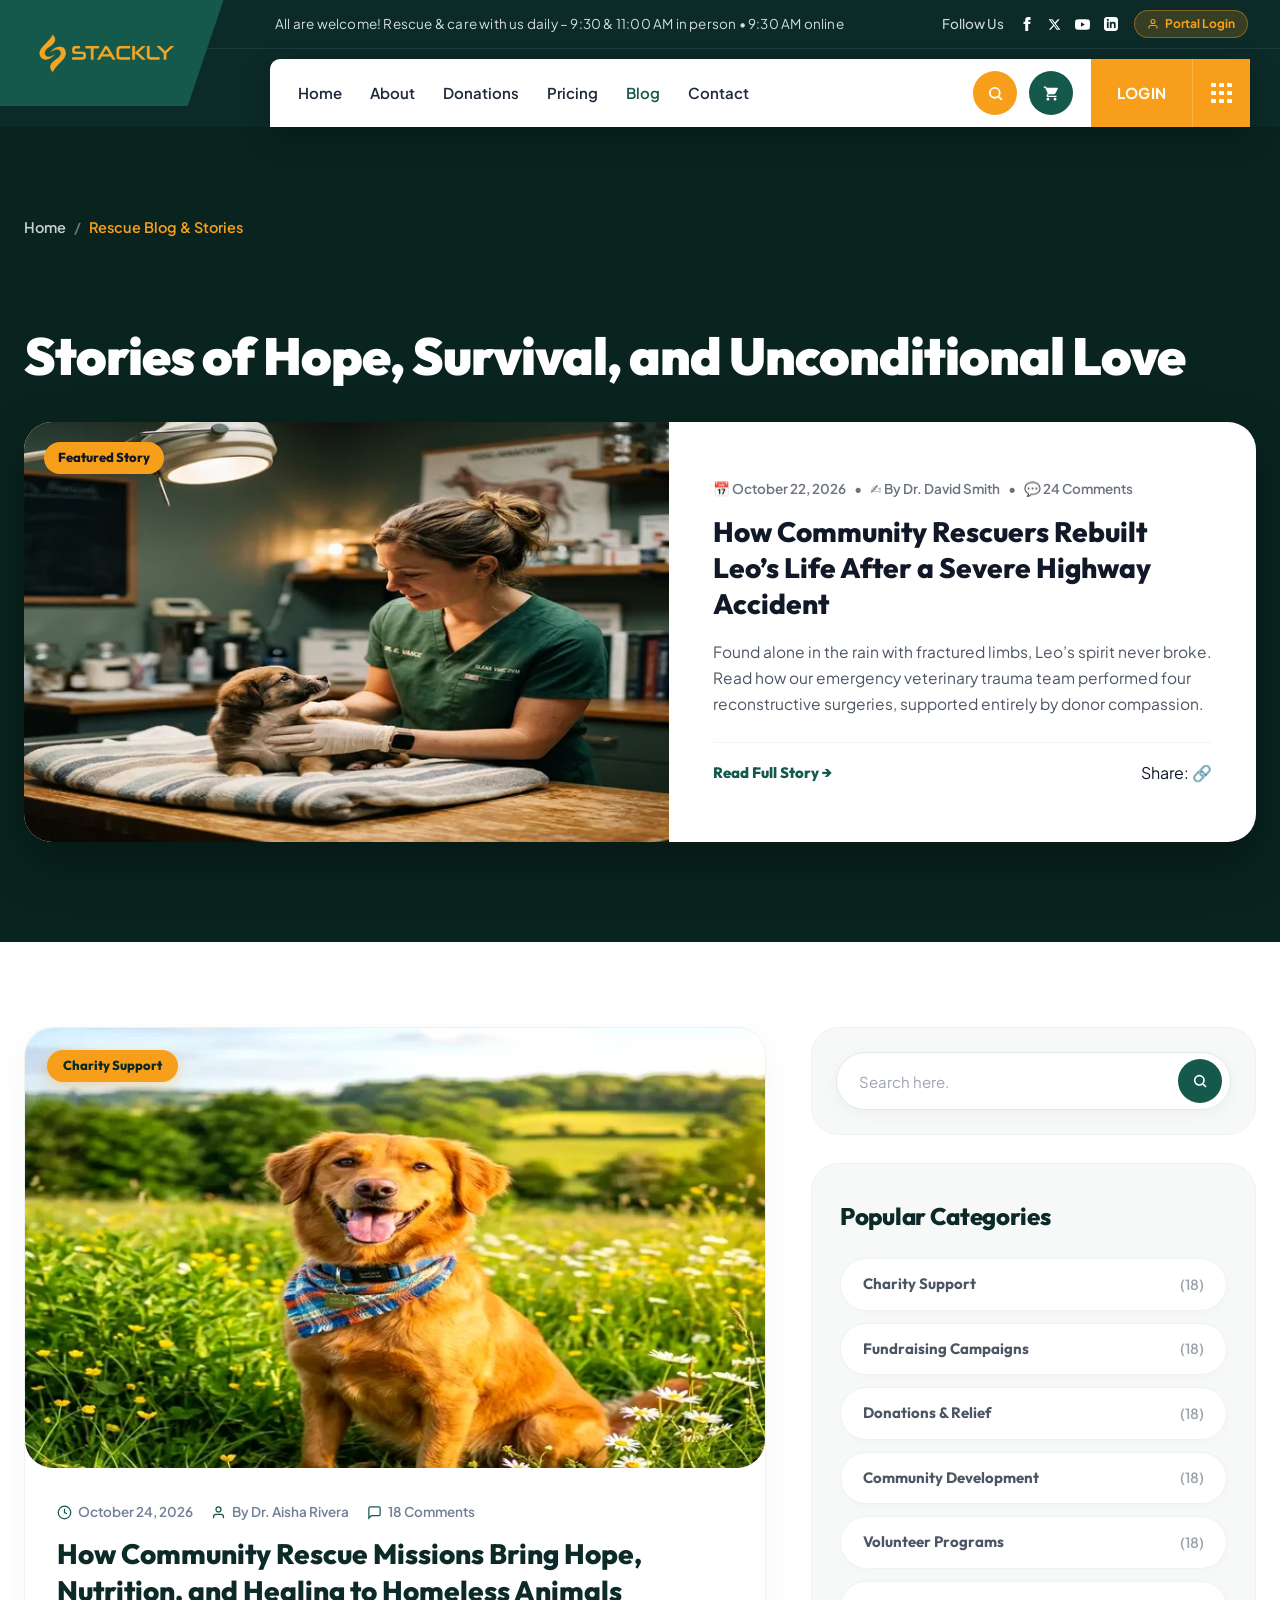
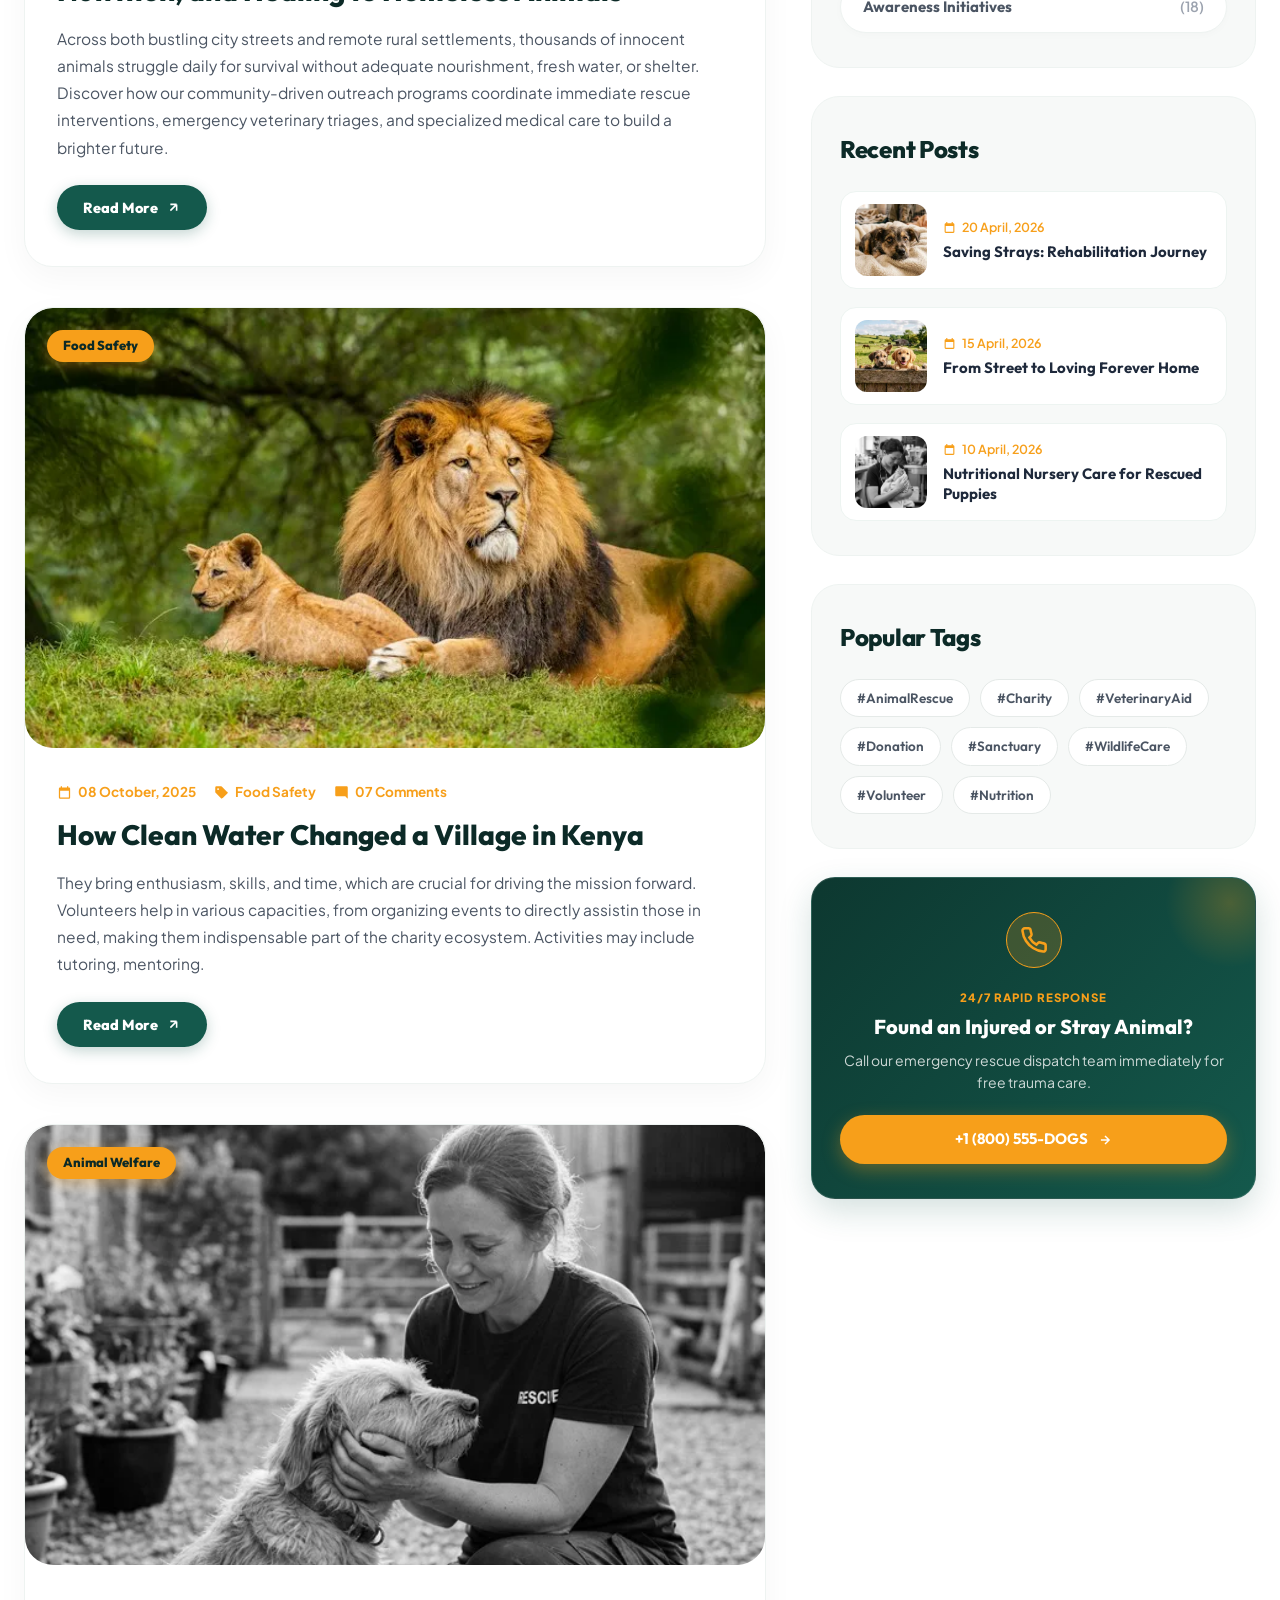
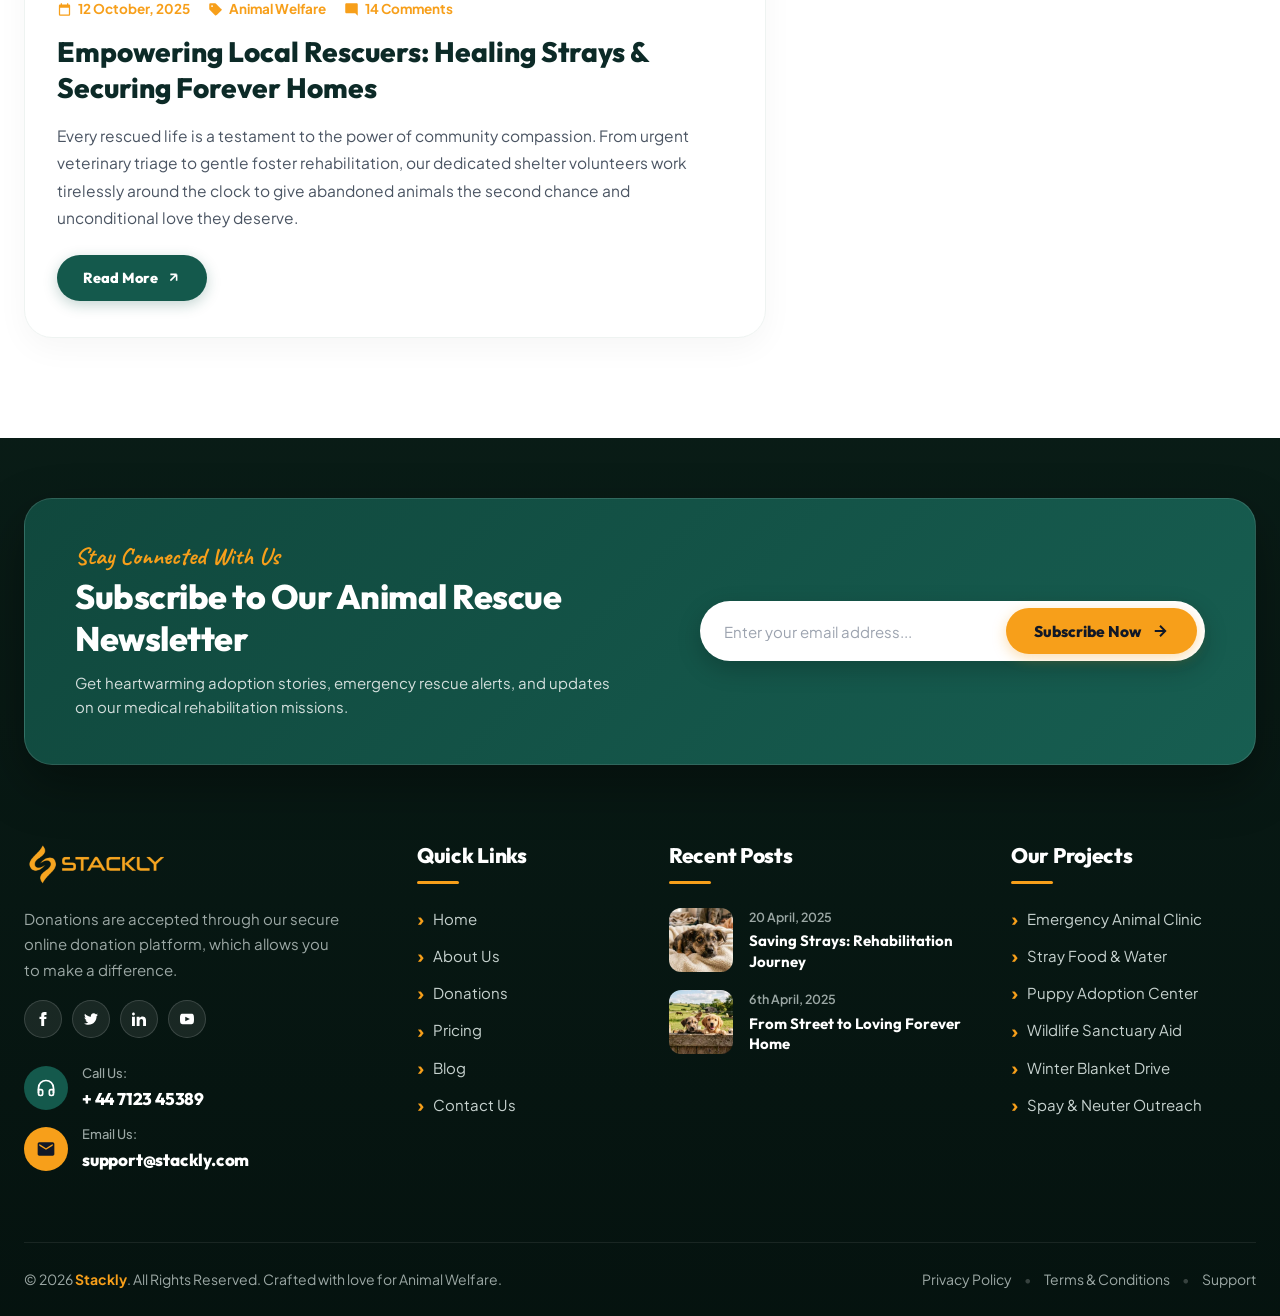
<file: blog.html>
<!DOCTYPE html>
<html lang="en">
<head>
  <meta charset="UTF-8">
  <meta name="viewport" content="width=device-width, initial-scale=1.0">
  <title>Rescue Blog & Chronicles - Stackly Animal Rescue</title>
  
  <!-- Google Fonts -->
  <link rel="preconnect" href="https://fonts.googleapis.com">
  <link rel="preconnect" href="https://fonts.gstatic.com" crossorigin>
  <link href="https://fonts.googleapis.com/css2?family=Outfit:wght@400;500;600;700;800;900&family=Plus+Jakarta+Sans:wght@400;500;600;700;800&family=Caveat:wght@600;700&display=swap" rel="stylesheet">
  
  <link rel="stylesheet" href="asset/css/style.css">
</head>
<body id="top">

  <!-- SITE HEADER -->
  <header class="site-header">
    <div class="top-bar">
      <div class="top-bar-inner">
        <div class="top-bar-notice">
          All are welcome! Rescue & care with us daily – 9:30 & 11:00 AM in person • 9:30 AM online
        </div>
        <div class="top-bar-right">
          <span class="follow-label">Follow Us</span>
          <div class="social-links">
            <a href="#" aria-label="Facebook"><svg width="14" height="14" fill="currentColor" viewBox="0 0 24 24"><path d="M9 8H6v4h3v12h5V12h3.642L18 8h-4V6.333C14 5.374 14.5 5 15.7 5H18V0h-3.808C10.595 0 9 1.583 9 4.615V8z"/></svg></a>
            <a href="#" aria-label="Twitter"><svg width="13" height="13" fill="currentColor" viewBox="0 0 24 24"><path d="M18.244 2.25h3.308l-7.227 8.26 8.502 11.24H16.17l-5.214-6.817L4.99 21.75H1.68l7.73-8.835L1.254 2.25H8.08l4.713 6.231zm-1.161 17.52h1.833L7.084 4.126H5.117z"/></svg></a>
            <a href="#" aria-label="YouTube"><svg width="15" height="15" fill="currentColor" viewBox="0 0 24 24"><path d="M23.498 6.186a3.016 3.016 0 0 0-2.122-2.136C19.505 3.545 12 3.545 12 3.545s-7.505 0-9.377.505A3.017 3.017 0 0 0 .502 6.186C0 8.07 0 12 0 12s0 3.93.502 5.814a3.016 3.016 0 0 0 2.122 2.136c1.871.505 9.376.505 9.376.505s7.505 0 9.377-.505a3.015 3.015 0 0 0 2.122-2.136C24 15.93 24 12 24 12s0-3.93-.502-5.814zM9.545 15.568V8.432L15.818 12l-6.273 3.568z"/></svg></a>
            <a href="#" aria-label="LinkedIn"><svg width="14" height="14" fill="currentColor" viewBox="0 0 24 24"><path d="M19 0h-14c-2.761 0-5 2.239-5 5v14c0 2.761 2.239 5 5 5h14c2.762 0 5-2.239 5-5v-14c0-2.761-2.238-5-5-5zm-11 19h-3v-11h3v11zm-1.5-12.268c-.966 0-1.75-.79-1.75-1.764s.784-1.764 1.75-1.764 1.75.79 1.75 1.764-.783 1.764-1.75 1.764zm13.5 12.268h-3v-5.604c0-3.368-4-3.113-4 0v5.604h-3v-11h3v1.765c1.396-2.586 7-2.777 7 2.476v6.759z"/></svg></a>
          </div>
          <a href="login.html" class="topbar-portal-btn" style="display:inline-flex;align-items:center;gap:6px;background:rgba(247,159,26,0.18);border:1px solid rgba(247,159,26,0.4);color:var(--accent-gold);padding:4px 12px;border-radius:999px;font-size:12px;font-weight:700;text-decoration:none;transition:all 0.2s ease;">
            <svg width="12" height="12" fill="none" stroke="currentColor" stroke-width="2.2" viewBox="0 0 24 24"><path d="M20 21v-2a4 4 0 0 0-4-4H8a4 4 0 0 0-4 4v2"/><circle cx="12" cy="7" r="4"/></svg>
            Portal Login
          </a>
        </div>
      </div>
    </div>

    <!-- Slanted Logo Badge -->
    <div class="brand-badge">
      <a href="index.html" class="brand-logo-link">
        <img src="asset/images/stackly_.webp" alt="Stackly Logo" class="brand-logo-img">
      </a>
    </div>

    <!-- Floating White Main Navbar -->
    <div class="nav-bar-container">
      <nav class="floating-navbar">
        <ul class="nav-menu">
          <li class="nav-item"><a href="index.html" class="nav-link">Home</a></li>
          <li class="nav-item"><a href="about.html" class="nav-link">About</a></li>
          <li class="nav-item"><a href="donations.html" class="nav-link">Donations</a></li>
          <li class="nav-item"><a href="pricing.html" class="nav-link">Pricing</a></li>
          <li class="nav-item active"><a href="blog.html" class="nav-link">Blog</a></li>
          <li class="nav-item"><a href="contact.html" class="nav-link">Contact</a></li>
        </ul>

        <div class="nav-actions">
          <div class="icon-btn-group">
            <button class="btn-search" aria-label="Search Platform"><svg width="17" height="17" fill="none" stroke="currentColor" stroke-width="2.5" viewBox="0 0 24 24"><circle cx="11" cy="11" r="7"/><line x1="21" y1="21" x2="16.65" y2="16.65"/></svg></button>
            <button class="btn-cart" aria-label="Shopping Cart"><svg width="17" height="17" fill="currentColor" viewBox="0 0 24 24"><path d="M7 18c-1.1 0-1.99.9-1.99 2S5.9 22 7 22s2-.9 2-2-.9-2-2-2zM1 2v2h2l3.6 7.59-1.35 2.45c-.16.28-.25.61-.25.96 0 1.1.9 2 2 2h12v-2H7.42c-.14 0-.25-.11-.25-.25l.03-.12.9-1.63h7.45c.75 0 1.41-.41 1.75-1.03l3.58-6.49c.08-.14.12-.31.12-.48 0-.55-.45-1-1-1H5.21l-.94-2H1zm16 16c-1.1 0-1.99.9-1.99 2s.89 2 1.99 2 2-.9 2-2-.9-2-2-2z"/></svg></button>
          </div>
          <div class="donate-cta-wrap">
            <a href="login.html" class="btn-login-nav">LOGIN</a>
            <button class="btn-grid-dots" aria-label="Quick Menu"><div class="grid-3x3"><span></span><span></span><span></span><span></span><span></span><span></span><span></span><span></span><span></span></div></button>
          </div>
          <button class="mobile-nav-toggle" aria-label="Toggle Menu">&#9776;</button>
        </div>
      </nav>
    </div>
  </header>

  <!-- =====================================================================
       BLOG HERO SECTION (Featured Article Editorial Showcase)
       ===================================================================== -->
  <section class="page-hero-blog" id="blog-hero">
    <div class="container page-hero-container">
      <div class="page-breadcrumb">
        <a href="index.html">Home</a>
        <span class="breadcrumb-sep">/</span>
        <span class="breadcrumb-current">Rescue Blog &amp; Stories</span>
      </div>
      <div class="hero-subtitle">
        <span class="gold-arrow-line">―◆</span> Sanctuary Chronicles &amp; Advice
      </div>
      <h1 class="page-hero-title">
        Stories of Hope, Survival, and <span class="highlight-text">Unconditional Love</span>
      </h1>
      
      <!-- Featured Hero Editorial Card -->
      <div class="blog-featured-card">
        <div class="featured-blog-img-wrap">
          <img src="asset/images/howwe-2.webp" alt="Puppy Medical Triage" class="featured-blog-img">
          <span class="featured-badge">Featured Story</span>
        </div>
        <div class="featured-blog-content">
          <div class="featured-blog-meta">
            <span>📅 October 22, 2026</span>
            <span>•</span>
            <span>✍ By Dr. David Smith</span>
            <span>•</span>
            <span>💬 24 Comments</span>
          </div>
          <h2 class="featured-blog-title">
            How Community Rescuers Rebuilt Leo’s Life After a Severe Highway Accident
          </h2>
          <p class="featured-blog-excerpt">
            Found alone in the rain with fractured limbs, Leo’s spirit never broke. Read how our emergency veterinary trauma team performed four reconstructive surgeries, supported entirely by donor compassion.
          </p>
          <div class="featured-blog-footer">
            <a href="#article" class="read-more-btn">Read Full Story →</a>
            <div class="blog-share-icons">
              <span>Share:</span>
              <a href="#share" aria-label="Share story">🔗</a>
            </div>
          </div>
        </div>
      </div>
    </div>
  </section>

  <!-- =====================================================================
       BLOG CONTENT & SIDEBAR SECTION (Matches Screenshot Exactly)
       Left: Large Blog Article Showcase with High Quality Theme WebP (<100KB)
       Right: Sidebar with Search Box & Popular Categories Pills
       ===================================================================== -->
  <section class="blog-main-section" id="blog-content" aria-label="Blog Articles and Categories">
    <div class="container">
      <div class="blog-main-grid">

        <!-- ── LEFT: Blog Article Visual Showcase ── -->
        <div class="blog-articles-col" data-anim="from-left">
          <article class="blog-post-card">
            <!-- Large Image with Rounded Corners (Matches Screenshot) -->
            <div class="blog-post-media-wrap">
              <img src="asset/images/howwe-3.webp" alt="Rescue volunteer joyful moment helping animals thrive" class="blog-post-img" loading="lazy">
              <div class="blog-post-category-badge">Charity Support</div>
            </div>

            <!-- Blog Post Text Content -->
            <div class="blog-post-body">
              <div class="blog-post-meta">
                <span class="meta-item">
                  <svg width="15" height="15" fill="none" stroke="currentColor" stroke-width="2" viewBox="0 0 24 24"><circle cx="12" cy="12" r="10"/><polyline points="12 6 12 12 16 14"/></svg>
                  October 24, 2026
                </span>
                <span class="meta-item">
                  <svg width="15" height="15" fill="none" stroke="currentColor" stroke-width="2" viewBox="0 0 24 24"><path d="M20 21v-2a4 4 0 0 0-4-4H8a4 4 0 0 0-4 4v2"/><circle cx="12" cy="7" r="4"/></svg>
                  By Dr. Aisha Rivera
                </span>
                <span class="meta-item">
                  <svg width="15" height="15" fill="none" stroke="currentColor" stroke-width="2" viewBox="0 0 24 24"><path d="M21 15a2 2 0 0 1-2 2H7l-4 4V5a2 2 0 0 1 2-2h14a2 2 0 0 1 2 2z"/></svg>
                  18 Comments
                </span>
              </div>

              <h2 class="blog-post-title">
                How Community Rescue Missions Bring Hope, Nutrition, and Healing to Homeless Animals
              </h2>

              <p class="blog-post-excerpt">
                Across both bustling city streets and remote rural settlements, thousands of innocent animals struggle daily for survival without adequate nourishment, fresh water, or shelter. Discover how our community-driven outreach programs coordinate immediate rescue interventions, emergency veterinary triages, and specialized medical care to build a brighter future.
              </p>

              <a href="#read-article" class="blog-post-read-btn">
                <span>Read More</span>
                <svg width="15" height="15" fill="none" stroke="currentColor" stroke-width="2.5" viewBox="0 0 24 24"><path d="M7 17L17 7M17 7H7M17 7V17"/></svg>
              </a>
            </div>
          </article>

          <!-- ── CONTINUATION: Post Card 2 ("How Clean Water Changed a Village in Kenya") ── -->
          <article class="blog-post-card">
            <!-- Large Image with Rounded Corners -->
            <div class="blog-post-media-wrap">
              <img src="asset/images/cause-6.webp" alt="Clean water and food support for vulnerable communities and shelter animals" class="blog-post-img" loading="lazy">
              <div class="blog-post-category-badge">Food Safety</div>
            </div>

            <!-- Blog Post Text Content (Exact Text from Screenshot) -->
            <div class="blog-post-body">
              <div class="blog-post-meta gold-meta">
                <span class="meta-item">
                  <svg width="15" height="15" fill="currentColor" viewBox="0 0 24 24"><path d="M19 4h-1V2h-2v2H8V2H6v2H5c-1.11 0-1.99.9-1.99 2L3 20a2 2 0 0 0 2 2h14c1.1 0 2-.9 2-2V6c0-1.1-.9-2-2-2zm0 16H5V9h14v11z"/></svg>
                  08 October, 2025
                </span>
                <span class="meta-item">
                  <svg width="15" height="15" fill="currentColor" viewBox="0 0 24 24"><path d="M21.41 11.58l-9-9A2 2 0 0 0 11 2H4a2 2 0 0 0-2 2v7a2 2 0 0 0 .59 1.42l9 9A2 2 0 0 0 13 21a2 2 0 0 0 1.41-.59l7-7a2 2 0 0 0 0-2.83zM6.5 8A1.5 1.5 0 1 1 8 6.5 1.5 1.5 0 0 1 6.5 8z"/></svg>
                  Food Safety
                </span>
                <span class="meta-item">
                  <svg width="15" height="15" fill="currentColor" viewBox="0 0 24 24"><path d="M20 2H4c-1.1 0-2 .9-2 2v12c0 1.1.9 2 2 2h14l4 4V4c0-1.1-.9-2-2-2z"/></svg>
                  07 Comments
                </span>
              </div>

              <h2 class="blog-post-title">
                How Clean Water Changed a Village in Kenya
              </h2>

              <p class="blog-post-excerpt">
                They bring enthusiasm, skills, and time, which are crucial for driving the mission forward. Volunteers help in various capacities, from organizing events to directly assistin those in need, making them indispensable part of the charity ecosystem. Activities may include tutoring, mentoring.
              </p>

              <a href="#read-article-2" class="blog-post-read-btn">
                <span>Read More</span>
                <svg width="15" height="15" fill="none" stroke="currentColor" stroke-width="2.5" viewBox="0 0 24 24"><path d="M7 17L17 7M17 7H7M17 7V17"/></svg>
              </a>
            </div>
          </article>

          <!-- ── CONTINUATION: Post Card 3 ("Empowering Local Rescuers: Healing Strays & Securing Forever Homes") ── -->
          <article class="blog-post-card">
            <!-- Large Image with Rounded Corners -->
            <div class="blog-post-media-wrap">
              <img src="asset/images/event-2.webp" alt="Rescue volunteer caring for recovered dog at shelter sanctuary" class="blog-post-img" loading="lazy">
              <div class="blog-post-category-badge">Animal Welfare</div>
            </div>

            <!-- Blog Post Text Content -->
            <div class="blog-post-body">
              <div class="blog-post-meta gold-meta">
                <span class="meta-item">
                  <svg width="15" height="15" fill="currentColor" viewBox="0 0 24 24"><path d="M19 4h-1V2h-2v2H8V2H6v2H5c-1.11 0-1.99.9-1.99 2L3 20a2 2 0 0 0 2 2h14c1.1 0 2-.9 2-2V6c0-1.1-.9-2-2-2zm0 16H5V9h14v11z"/></svg>
                  12 October, 2025
                </span>
                <span class="meta-item">
                  <svg width="15" height="15" fill="currentColor" viewBox="0 0 24 24"><path d="M21.41 11.58l-9-9A2 2 0 0 0 11 2H4a2 2 0 0 0-2 2v7a2 2 0 0 0 .59 1.42l9 9A2 2 0 0 0 13 21a2 2 0 0 0 1.41-.59l7-7a2 2 0 0 0 0-2.83zM6.5 8A1.5 1.5 0 1 1 8 6.5 1.5 1.5 0 0 1 6.5 8z"/></svg>
                  Animal Welfare
                </span>
                <span class="meta-item">
                  <svg width="15" height="15" fill="currentColor" viewBox="0 0 24 24"><path d="M20 2H4c-1.1 0-2 .9-2 2v12c0 1.1.9 2 2 2h14l4 4V4c0-1.1-.9-2-2-2z"/></svg>
                  14 Comments
                </span>
              </div>

              <h2 class="blog-post-title">
                Empowering Local Rescuers: Healing Strays &amp; Securing Forever Homes
              </h2>

              <p class="blog-post-excerpt">
                Every rescued life is a testament to the power of community compassion. From urgent veterinary triage to gentle foster rehabilitation, our dedicated shelter volunteers work tirelessly around the clock to give abandoned animals the second chance and unconditional love they deserve.
              </p>

              <a href="#read-article-3" class="blog-post-read-btn">
                <span>Read More</span>
                <svg width="15" height="15" fill="none" stroke="currentColor" stroke-width="2.5" viewBox="0 0 24 24"><path d="M7 17L17 7M17 7H7M17 7V17"/></svg>
              </a>
            </div>
          </article>
        </div>

        <!-- ── RIGHT: Sidebar (Search Box + Popular Categories + Recent Posts + Emergency CTA + Popular Tags) ── -->
        <aside class="blog-sidebar-col" data-anim="from-right" aria-label="Blog Sidebar">

          <!-- Widget 1: Search Box (Matches Screenshot) -->
          <div class="sidebar-widget search-widget">
            <form class="sidebar-search-form" onsubmit="event.preventDefault(); alert('Searching for: ' + this.querySelector('input').value);">
              <div class="search-input-wrap">
                <input type="text" class="sidebar-search-input" placeholder="Search here." required>
                <button type="submit" class="sidebar-search-btn" aria-label="Submit search">
                  <svg width="16" height="16" fill="none" stroke="currentColor" stroke-width="2.5" viewBox="0 0 24 24"><circle cx="11" cy="11" r="7"/><line x1="21" y1="21" x2="16.65" y2="16.65"/></svg>
                </button>
              </div>
            </form>
          </div>

          <!-- Widget 2: Popular Categories (Matches Both Screenshots Exactly) -->
          <div class="sidebar-widget categories-widget">
            <h3 class="sidebar-widget-title">Popular Categories</h3>
            <ul class="categories-pill-list">
              <li>
                <a href="#category-charity" class="category-pill-item">
                  <span class="category-name">Charity Support</span>
                  <span class="category-count">(18)</span>
                </a>
              </li>
              <li>
                <a href="#category-fundraising" class="category-pill-item">
                  <span class="category-name">Fundraising Campaigns</span>
                  <span class="category-count">(18)</span>
                </a>
              </li>
              <li>
                <a href="#category-donations" class="category-pill-item">
                  <span class="category-name">Donations &amp; Relief</span>
                  <span class="category-count">(18)</span>
                </a>
              </li>
              <li>
                <a href="#category-community" class="category-pill-item">
                  <span class="category-name">Community Development</span>
                  <span class="category-count">(18)</span>
                </a>
              </li>
              <li>
                <a href="#category-volunteer" class="category-pill-item">
                  <span class="category-name">Volunteer Programs</span>
                  <span class="category-count">(18)</span>
                </a>
              </li>
              <li>
                <a href="#category-awareness" class="category-pill-item">
                  <span class="category-name">Awareness Initiatives</span>
                  <span class="category-count">(18)</span>
                </a>
              </li>
            </ul>
          </div>

          <!-- Widget 3: Recent Posts (Fills Right Sidebar) -->
          <div class="sidebar-widget recent-posts-widget">
            <h3 class="sidebar-widget-title">Recent Posts</h3>
            <div class="recent-posts-list">
              <a href="#post-1" class="recent-post-item">
                <div class="recent-post-thumb-wrap">
                  <img src="asset/images/post-1.webp" alt="Saving Strays Rehabilitation" class="recent-post-thumb" loading="lazy">
                </div>
                <div class="recent-post-info">
                  <span class="recent-post-date">
                    <svg width="13" height="13" fill="currentColor" viewBox="0 0 24 24"><path d="M19 4h-1V2h-2v2H8V2H6v2H5c-1.11 0-1.99.9-1.99 2L3 20a2 2 0 0 0 2 2h14c1.1 0 2-.9 2-2V6c0-1.1-.9-2-2-2zm0 16H5V9h14v11z"/></svg>
                    20 April, 2026
                  </span>
                  <h4 class="recent-post-heading">Saving Strays: Rehabilitation Journey</h4>
                </div>
              </a>

              <a href="#post-2" class="recent-post-item">
                <div class="recent-post-thumb-wrap">
                  <img src="asset/images/post-2.webp" alt="From Street to Loving Forever Home" class="recent-post-thumb" loading="lazy">
                </div>
                <div class="recent-post-info">
                  <span class="recent-post-date">
                    <svg width="13" height="13" fill="currentColor" viewBox="0 0 24 24"><path d="M19 4h-1V2h-2v2H8V2H6v2H5c-1.11 0-1.99.9-1.99 2L3 20a2 2 0 0 0 2 2h14c1.1 0 2-.9 2-2V6c0-1.1-.9-2-2-2zm0 16H5V9h14v11z"/></svg>
                    15 April, 2026
                  </span>
                  <h4 class="recent-post-heading">From Street to Loving Forever Home</h4>
                </div>
              </a>

              <a href="#post-3" class="recent-post-item">
                <div class="recent-post-thumb-wrap">
                  <img src="asset/images/event-4.webp" alt="Nutritional Nursery Care for Rescued Puppies" class="recent-post-thumb" loading="lazy">
                </div>
                <div class="recent-post-info">
                  <span class="recent-post-date">
                    <svg width="13" height="13" fill="currentColor" viewBox="0 0 24 24"><path d="M19 4h-1V2h-2v2H8V2H6v2H5c-1.11 0-1.99.9-1.99 2L3 20a2 2 0 0 0 2 2h14c1.1 0 2-.9 2-2V6c0-1.1-.9-2-2-2zm0 16H5V9h14v11z"/></svg>
                    10 April, 2026
                  </span>
                  <h4 class="recent-post-heading">Nutritional Nursery Care for Rescued Puppies</h4>
                </div>
              </a>
            </div>
          </div>

          <!-- Widget 4: Popular Tags (Completes Sidebar Design) -->
          <div class="sidebar-widget tags-widget">
            <h3 class="sidebar-widget-title">Popular Tags</h3>
            <div class="popular-tags-cloud">
              <a href="#tag-animal" class="tag-pill-badge">#AnimalRescue</a>
              <a href="#tag-charity" class="tag-pill-badge">#Charity</a>
              <a href="#tag-vet" class="tag-pill-badge">#VeterinaryAid</a>
              <a href="#tag-donation" class="tag-pill-badge">#Donation</a>
              <a href="#tag-sanctuary" class="tag-pill-badge">#Sanctuary</a>
              <a href="#tag-wildlife" class="tag-pill-badge">#WildlifeCare</a>
              <a href="#tag-volunteer" class="tag-pill-badge">#Volunteer</a>
              <a href="#tag-nutrition" class="tag-pill-badge">#Nutrition</a>
            </div>
          </div>

          <!-- Widget 5: Emergency Rescue Helpline Banner Card -->
          <div class="sidebar-helpline-card">
            <div class="helpline-icon-wrap">
              <svg width="28" height="28" fill="none" stroke="currentColor" stroke-width="2.2" viewBox="0 0 24 24"><path d="M22 16.92v3a2 2 0 0 1-2.18 2 19.79 19.79 0 0 1-8.63-3.07 19.5 19.5 0 0 1-6-6 19.79 19.79 0 0 1-3.07-8.67A2 2 0 0 1 4.11 2h3a2 2 0 0 1 2 1.72 12.84 12.84 0 0 0 .7 2.81 2 2 0 0 1-.45 2.11L8.09 9.91a16 16 0 0 0 6 6l1.27-1.27a2 2 0 0 1 2.11-.45 12.84 12.84 0 0 0 2.81.7A2 2 0 0 1 22 16.92z"/></svg>
            </div>
            <span class="helpline-badge">24/7 Rapid Response</span>
            <h4 class="helpline-title">Found an Injured or Stray Animal?</h4>
            <p class="helpline-desc">Call our emergency rescue dispatch team immediately for free trauma care.</p>
            <a href="tel:+18005553647" class="helpline-call-btn">
              <span>+1 (800) 555-DOGS</span>
              <svg width="14" height="14" fill="none" stroke="currentColor" stroke-width="2.5" viewBox="0 0 24 24"><path d="M5 12h14M12 5l7 7-7 7"/></svg>
            </a>
          </div>

        </aside>

      </div>
    </div>
  </section>

  <!-- FOOTER SECTION -->
  <footer class="site-footer" id="contact" aria-label="Site Footer">
    <div class="footer-bg-wrap">
      <img src="asset/images/footer-bg.webp" alt="Animal Rescue Sanctuary" class="footer-bg-img" loading="lazy">
      <div class="footer-overlay"></div>
    </div>

    <div class="footer-container">
      <div class="footer-newsletter-wrap">
        <div class="newsletter-card">
          <div class="newsletter-content">
            <span class="newsletter-script">Stay Connected With Us</span>
            <h3 class="newsletter-title">Subscribe to Our Animal Rescue Newsletter</h3>
            <p class="newsletter-desc">Get heartwarming adoption stories, emergency rescue alerts, and updates on our medical rehabilitation missions.</p>
          </div>
          <form class="newsletter-form" onsubmit="event.preventDefault(); alert('🎉 Thank you for subscribing to Stackly Rescue Updates!');">
            <div class="newsletter-input-group">
              <input type="email" class="newsletter-input" placeholder="Enter your email address..." required>
              <button type="submit" class="newsletter-btn">
                <span>Subscribe Now</span>
                <svg width="18" height="18" fill="none" stroke="currentColor" stroke-width="2.5" viewBox="0 0 24 24"><path d="M5 12h14M12 5l7 7-7 7"/></svg>
              </button>
            </div>
          </form>
        </div>
      </div>

      <div class="footer-main-grid">
        <div class="footer-col footer-col-brand">
          <a href="index.html" class="footer-logo">
            <img src="asset/images/stackly_.webp" alt="Stackly Logo" class="footer-logo-img">
          </a>
          <p class="footer-brand-desc">
            Donations are accepted through our secure online donation platform, which allows you to make a difference.
          </p>
          <div class="footer-social-links">
            <a href="#facebook" class="footer-social-btn" aria-label="Facebook"><svg width="14" height="14" fill="currentColor" viewBox="0 0 24 24"><path d="M9 8H6v4h3v12h5V12h3.642L18 8h-4V6.333C14 5.374 14.5 5 15.688 5H18V0h-3.808C10.595 0 9 1.582 9 4.615V8z"/></svg></a>
            <a href="#twitter" class="footer-social-btn" aria-label="Twitter"><svg width="14" height="14" fill="currentColor" viewBox="0 0 24 24"><path d="M24 4.557c-.883.392-1.832.656-2.828.775 1.017-.609 1.798-1.574 2.165-2.724-.951.564-2.005.974-3.127 1.195-.897-.957-2.178-1.555-3.594-1.555-3.179 0-5.515 2.966-4.797 6.045-4.091-.205-7.719-2.165-10.148-5.144-1.29 2.213-.669 5.108 1.523 6.574-.806-.026-1.566-.247-2.229-.616-.054 2.281 1.581 4.415 3.949 4.89-.693.188-1.452.232-2.224.084.626 1.956 2.444 3.379 4.6 3.419-2.07 1.623-4.678 2.348-7.29 2.04 2.179 1.397 4.768 2.212 7.548 2.212 9.142 0 14.307-7.721 13.995-14.646.962-.695 1.797-1.562 2.457-2.549z"/></svg></a>
            <a href="#linkedin" class="footer-social-btn" aria-label="LinkedIn"><svg width="14" height="14" fill="currentColor" viewBox="0 0 24 24"><path d="M4.98 3.5c0 1.381-1.11 2.5-2.48 2.5s-2.48-1.119-2.48-2.5c0-1.38 1.11-2.5 2.48-2.5s2.48 1.12 2.48 2.5zm.02 4.5h-5v16h5v-16zm7.982 0h-4.968v16h4.969v-8.399c0-4.67 6.029-5.052 6.029 0v8.399h4.988v-10.131c0-7.88-8.922-7.593-11.018-3.714v-2.155z"/></svg></a>
            <a href="#youtube" class="footer-social-btn" aria-label="YouTube"><svg width="14" height="14" fill="currentColor" viewBox="0 0 24 24"><path d="M19.615 3.184c-3.604-.246-11.631-.245-15.23 0-3.897.266-4.356 2.62-4.385 8.816.029 6.185.484 8.549 4.385 8.816 3.6.245 11.626.246 15.23 0 3.897-.266 4.356-2.62 4.385-8.816-.029-6.185-.484-8.549-4.385-8.816zm-10.615 12.816v-8l8 3.993-8 4.007z"/></svg></a>
          </div>
          <div class="footer-contact-items">
            <a href="404.html" class="footer-contact-card">
              <div class="footer-contact-icon icon-teal"><svg width="20" height="20" fill="none" stroke="currentColor" stroke-width="2" viewBox="0 0 24 24"><path d="M3 18v-6a9 9 0 0 1 18 0v6"></path><path d="M21 19a2 2 0 0 1-2 2h-1a2 2 0 0 1-2-2v-3a2 2 0 0 1 2-2h3zM3 19a2 2 0 0 0 2 2h1a2 2 0 0 0 2-2v-3a2 2 0 0 0-2-2H3z"></path></svg></div>
              <div class="footer-contact-text"><span class="contact-lbl">Call Us:</span><strong class="contact-val">+ 44 7123 45389</strong></div>
            </a>
            <a href="404.html" class="footer-contact-card">
              <div class="footer-contact-icon icon-gold"><svg width="20" height="20" fill="currentColor" viewBox="0 0 24 24"><path d="M20 4H4c-1.1 0-1.99.9-1.99 2L2 18c0 1.1.9 2 2 2h16c1.1 0 2-.9 2-2V6c0-1.1-.9-2-2-2zm0 4l-8 5-8-5V6l8 5 8-5v2z"/></svg></div>
              <div class="footer-contact-text"><span class="contact-lbl">Email Us:</span><strong class="contact-val">support@stackly.com</strong></div>
            </a>
          </div>
        </div>

        <div class="footer-col footer-col-links">
          <h4 class="footer-col-title">Quick Links</h4>
          <ul class="footer-nav-list">
            <li><a href="index.html" class="footer-nav-link"><span class="link-chevron">&rsaquo;</span> Home</a></li>
            <li><a href="about.html" class="footer-nav-link"><span class="link-chevron">&rsaquo;</span> About Us</a></li>
            <li><a href="donations.html" class="footer-nav-link"><span class="link-chevron">&rsaquo;</span> Donations</a></li>
            <li><a href="pricing.html" class="footer-nav-link"><span class="link-chevron">&rsaquo;</span> Pricing</a></li>
            <li><a href="blog.html" class="footer-nav-link"><span class="link-chevron">&rsaquo;</span> Blog</a></li>
            <li><a href="contact.html" class="footer-nav-link"><span class="link-chevron">&rsaquo;</span> Contact Us</a></li>
          </ul>
        </div>

        <div class="footer-col footer-col-posts">
          <h4 class="footer-col-title">Recent Posts</h4>
          <div class="footer-posts-list">
            <div class="footer-post-item">
              <a href="404.html" class="post-thumb"><img src="asset/images/post-1.webp" alt="Rescue Update" class="post-thumb-img" loading="lazy"></a>
              <div class="post-details"><span class="post-date">20 April, 2025</span><a href="404.html" class="post-title">Saving Strays: Rehabilitation Journey</a></div>
            </div>
            <div class="footer-post-item">
              <a href="404.html" class="post-thumb"><img src="asset/images/post-2.webp" alt="Foster Diary" class="post-thumb-img" loading="lazy"></a>
              <div class="post-details"><span class="post-date">6th April, 2025</span><a href="404.html" class="post-title">From Street to Loving Forever Home</a></div>
            </div>
          </div>
        </div>

        <div class="footer-col footer-col-projects">
          <h4 class="footer-col-title">Our Projects</h4>
          <ul class="footer-nav-list">
            <li><a href="404.html" class="footer-nav-link"><span class="link-chevron">&rsaquo;</span> Emergency Animal Clinic</a></li>
            <li><a href="404.html" class="footer-nav-link"><span class="link-chevron">&rsaquo;</span> Stray Food &amp; Water</a></li>
            <li><a href="404.html" class="footer-nav-link"><span class="link-chevron">&rsaquo;</span> Puppy Adoption Center</a></li>
            <li><a href="404.html" class="footer-nav-link"><span class="link-chevron">&rsaquo;</span> Wildlife Sanctuary Aid</a></li>
            <li><a href="404.html" class="footer-nav-link"><span class="link-chevron">&rsaquo;</span> Winter Blanket Drive</a></li>
            <li><a href="404.html" class="footer-nav-link"><span class="link-chevron">&rsaquo;</span> Spay &amp; Neuter Outreach</a></li>
          </ul>
        </div>
      </div>

      <div class="footer-bottom-bar">
        <p class="copyright-text">&copy; 2026 <strong style="color: var(--accent-gold);">Stackly</strong>. All Rights Reserved. Crafted with love for Animal Welfare.</p>
        <div class="footer-bottom-links">
          <a href="#privacy">Privacy Policy</a><span class="dot-sep">&bull;</span>
          <a href="#terms">Terms &amp; Conditions</a><span class="dot-sep">&bull;</span>
          <a href="#support">Support</a>
        </div>
      </div>
    </div>
  </footer>

  <a href="#top" class="back-to-top-btn" aria-label="Back to Top"><svg width="18" height="18" fill="none" stroke="currentColor" stroke-width="3" viewBox="0 0 24 24"><path d="M18 15l-6-6-6 6"/></svg></a>

  <div class="modal-overlay" id="searchModal">
    <div class="modal-search-box">
      <button class="modal-close-btn" aria-label="Close search">&times;</button>
      <input type="text" class="modal-search-input" placeholder="Search animal rescue campaigns, shelters, or pet adoptions...">
    </div>
  </div>

  <div class="modal-overlay" id="donationModal">
    <div class="donation-modal-box">
      <button class="modal-close-btn" aria-label="Close modal">&times;</button>
      <h3>Make an Animal Welfare Gift</h3>
      <p>Your contribution directly provides food, emergency veterinary surgery, and sanctuary shelter.</p>
      <div class="modal-tier-grid">
        <div class="tier-choice" data-tier="15">$15 - Feed a Pet</div>
        <div class="tier-choice selected" data-tier="50">$50 - Medical Aid</div>
        <div class="tier-choice" data-tier="100">$100 - Rescue Trauma</div>
      </div>
      <div style="font-size: 14.5px; margin-bottom: 14px; font-weight: 600;">Selected Amount: <span id="modalSelectedAmount" style="color: var(--primary-green); font-size: 18px; font-weight: 800;">$50</span></div>
      <input type="text" placeholder="Your Name" style="width: 100%; padding: 12px 16px; margin-bottom: 10px; border-radius: 8px; border: 1.5px solid #d1dedc; font-family: inherit; outline: none;">
      <input type="email" placeholder="Your Email Address" style="width: 100%; padding: 12px 16px; margin-bottom: 12px; border-radius: 8px; border: 1.5px solid #d1dedc; font-family: inherit; outline: none;">
      <button class="modal-confirm-btn" id="confirmDonationBtn">Complete Donation ♥</button>
    </div>
  </div>

  <script src="asset/js/main.js"></script>
  <script src="asset/js/redirect-404.js" defer></script>
</body>
</html>
</file>
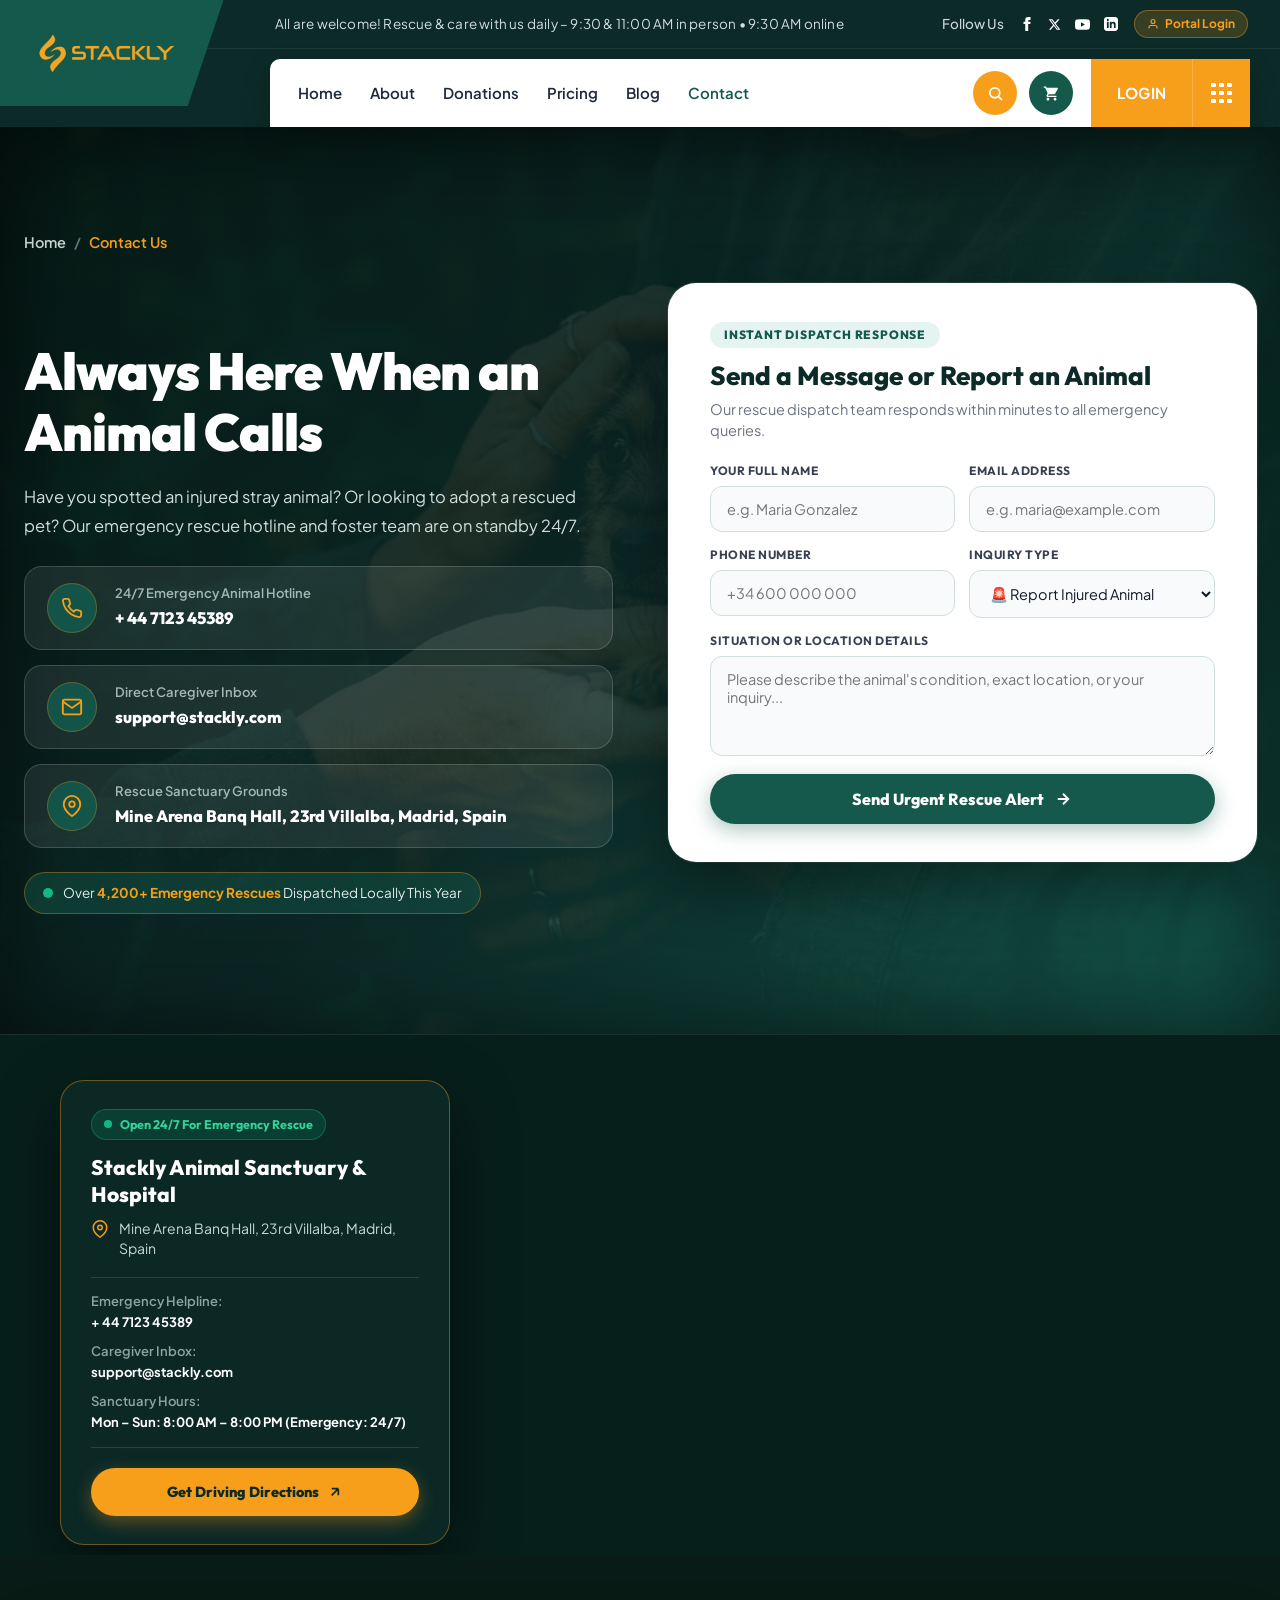
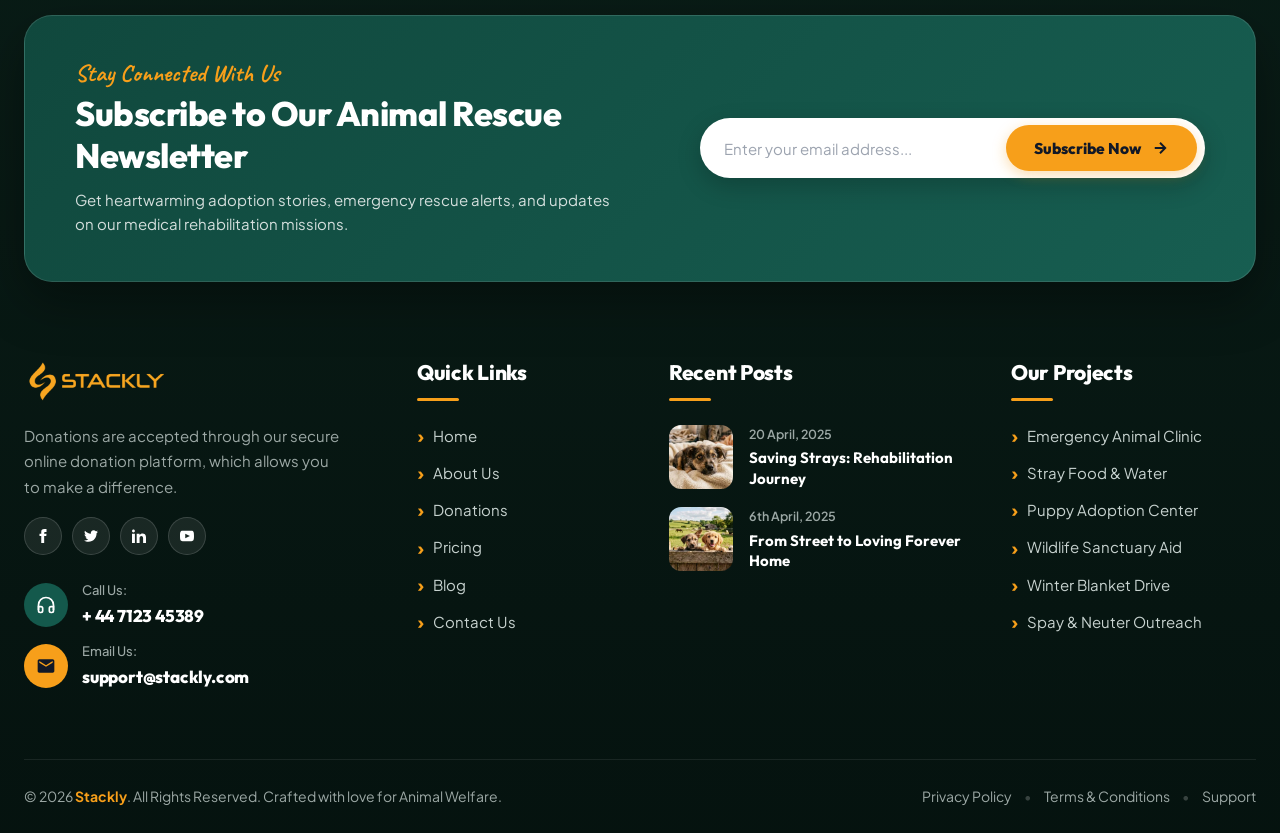
<file: contact.html>
<!DOCTYPE html>
<html lang="en">
<head>
  <meta charset="UTF-8">
  <meta name="viewport" content="width=device-width, initial-scale=1.0">
  <title>Contact Us - 24/7 Animal Emergency Care</title>
  
  <!-- Google Fonts -->
  <link rel="preconnect" href="https://fonts.googleapis.com">
  <link rel="preconnect" href="https://fonts.gstatic.com" crossorigin>
  <link href="https://fonts.googleapis.com/css2?family=Outfit:wght@400;500;600;700;800;900&family=Plus+Jakarta+Sans:wght@400;500;600;700;800&family=Caveat:wght@600;700&display=swap" rel="stylesheet">
  
  <link rel="stylesheet" href="asset/css/style.css">
</head>
<body id="top">

  <!-- SITE HEADER -->
  <header class="site-header">
    <div class="top-bar">
      <div class="top-bar-inner">
        <div class="top-bar-notice">
          All are welcome! Rescue & care with us daily – 9:30 & 11:00 AM in person • 9:30 AM online
        </div>
        <div class="top-bar-right">
          <span class="follow-label">Follow Us</span>
          <div class="social-links">
            <a href="#" aria-label="Facebook"><svg width="14" height="14" fill="currentColor" viewBox="0 0 24 24"><path d="M9 8H6v4h3v12h5V12h3.642L18 8h-4V6.333C14 5.374 14.5 5 15.7 5H18V0h-3.808C10.595 0 9 1.583 9 4.615V8z"/></svg></a>
            <a href="#" aria-label="Twitter"><svg width="13" height="13" fill="currentColor" viewBox="0 0 24 24"><path d="M18.244 2.25h3.308l-7.227 8.26 8.502 11.24H16.17l-5.214-6.817L4.99 21.75H1.68l7.73-8.835L1.254 2.25H8.08l4.713 6.231zm-1.161 17.52h1.833L7.084 4.126H5.117z"/></svg></a>
            <a href="#" aria-label="YouTube"><svg width="15" height="15" fill="currentColor" viewBox="0 0 24 24"><path d="M23.498 6.186a3.016 3.016 0 0 0-2.122-2.136C19.505 3.545 12 3.545 12 3.545s-7.505 0-9.377.505A3.017 3.017 0 0 0 .502 6.186C0 8.07 0 12 0 12s0 3.93.502 5.814a3.016 3.016 0 0 0 2.122 2.136c1.871.505 9.376.505 9.376.505s7.505 0 9.377-.505a3.015 3.015 0 0 0 2.122-2.136C24 15.93 24 12 24 12s0-3.93-.502-5.814zM9.545 15.568V8.432L15.818 12l-6.273 3.568z"/></svg></a>
            <a href="#" aria-label="LinkedIn"><svg width="14" height="14" fill="currentColor" viewBox="0 0 24 24"><path d="M19 0h-14c-2.761 0-5 2.239-5 5v14c0 2.761 2.239 5 5 5h14c2.762 0 5-2.239 5-5v-14c0-2.761-2.238-5-5-5zm-11 19h-3v-11h3v11zm-1.5-12.268c-.966 0-1.75-.79-1.75-1.764s.784-1.764 1.75-1.764 1.75.79 1.75 1.764-.783 1.764-1.75 1.764zm13.5 12.268h-3v-5.604c0-3.368-4-3.113-4 0v5.604h-3v-11h3v1.765c1.396-2.586 7-2.777 7 2.476v6.759z"/></svg></a>
          </div>
          <a href="login.html" class="topbar-portal-btn" style="display:inline-flex;align-items:center;gap:6px;background:rgba(247,159,26,0.18);border:1px solid rgba(247,159,26,0.4);color:var(--accent-gold);padding:4px 12px;border-radius:999px;font-size:12px;font-weight:700;text-decoration:none;transition:all 0.2s ease;">
            <svg width="12" height="12" fill="none" stroke="currentColor" stroke-width="2.2" viewBox="0 0 24 24"><path d="M20 21v-2a4 4 0 0 0-4-4H8a4 4 0 0 0-4 4v2"/><circle cx="12" cy="7" r="4"/></svg>
            Portal Login
          </a>
        </div>
      </div>
    </div>

    <!-- Slanted Logo Badge -->
    <div class="brand-badge">
      <a href="index.html" class="brand-logo-link">
        <img src="asset/images/stackly_.webp" alt="Stackly Logo" class="brand-logo-img">
      </a>
    </div>

    <!-- Floating White Main Navbar -->
    <div class="nav-bar-container">
      <nav class="floating-navbar">
        <ul class="nav-menu">
          <li class="nav-item"><a href="index.html" class="nav-link">Home</a></li>
          <li class="nav-item"><a href="about.html" class="nav-link">About</a></li>
          <li class="nav-item"><a href="donations.html" class="nav-link">Donations</a></li>
          <li class="nav-item"><a href="pricing.html" class="nav-link">Pricing</a></li>
          <li class="nav-item"><a href="blog.html" class="nav-link">Blog</a></li>
          <li class="nav-item active"><a href="contact.html" class="nav-link">Contact</a></li>
        </ul>

        <div class="nav-actions">
          <div class="icon-btn-group">
            <button class="btn-search" aria-label="Search Platform"><svg width="17" height="17" fill="none" stroke="currentColor" stroke-width="2.5" viewBox="0 0 24 24"><circle cx="11" cy="11" r="7"/><line x1="21" y1="21" x2="16.65" y2="16.65"/></svg></button>
            <button class="btn-cart" aria-label="Shopping Cart"><svg width="17" height="17" fill="currentColor" viewBox="0 0 24 24"><path d="M7 18c-1.1 0-1.99.9-1.99 2S5.9 22 7 22s2-.9 2-2-.9-2-2-2zM1 2v2h2l3.6 7.59-1.35 2.45c-.16.28-.25.61-.25.96 0 1.1.9 2 2 2h12v-2H7.42c-.14 0-.25-.11-.25-.25l.03-.12.9-1.63h7.45c.75 0 1.41-.41 1.75-1.03l3.58-6.49c.08-.14.12-.31.12-.48 0-.55-.45-1-1-1H5.21l-.94-2H1zm16 16c-1.1 0-1.99.9-1.99 2s.89 2 1.99 2 2-.9 2-2-.9-2-2-2z"/></svg></button>
          </div>
          <div class="donate-cta-wrap">
            <a href="login.html" class="btn-login-nav">LOGIN</a>
            <button class="btn-grid-dots" aria-label="Quick Menu"><div class="grid-3x3"><span></span><span></span><span></span><span></span><span></span><span></span><span></span><span></span><span></span></div></button>
          </div>
          <button class="mobile-nav-toggle" aria-label="Toggle Menu">&#9776;</button>
        </div>
      </nav>
    </div>
  </header>

  <!-- =====================================================================
       CONTACT HERO SECTION (Interactive Dispatch & Location Hub)
       ===================================================================== -->
  <section class="page-hero-contact" id="contact-hero">
    <div class="contact-hero-bg-wrap">
      <img src="asset/images/events-banner.webp" alt="Animal Rescue Sanctuary Caregivers" class="contact-hero-bg-img" loading="eager">
      <div class="contact-hero-overlay"></div>
    </div>
    <div class="container page-hero-container">
      <div class="contact-hero-grid">
        <!-- Left Contact Info & Direct Emergency Hotline -->
        <div class="contact-hero-info" data-anim="from-left">
          <div class="page-breadcrumb">
            <a href="index.html">Home</a>
            <span class="breadcrumb-sep">/</span>
            <span class="breadcrumb-current">Contact Us</span>
          </div>
          <div class="hero-subtitle">
            <span class="gold-arrow-line">―◆</span> Reach Our Rescue Caregivers
          </div>
          <h1 class="page-hero-title">
            Always Here When an <span class="highlight-text">Animal Calls</span>
          </h1>
          <p class="contact-hero-desc">
            Have you spotted an injured stray animal? Or looking to adopt a rescued pet? Our emergency rescue hotline and foster team are on standby 24/7.
          </p>

          <div class="contact-cards-stack">
            <!-- Item 1 -->
            <a href="tel:+44712345389" class="contact-info-pill">
              <div class="contact-pill-icon"><svg width="22" height="22" fill="none" stroke="currentColor" stroke-width="2" viewBox="0 0 24 24"><path d="M22 16.92v3a2 2 0 0 1-2.18 2 19.79 19.79 0 0 1-8.63-3.07 19.5 19.5 0 0 1-6-6 19.79 19.79 0 0 1-3.07-8.67A2 2 0 0 1 4.11 2h3a2 2 0 0 1 2 1.72 12.84 12.84 0 0 0 .7 2.81 2 2 0 0 1-.45 2.11L8.09 9.91a16 16 0 0 0 6 6l1.27-1.27a2 2 0 0 1 2.11-.45 12.84 12.84 0 0 0 2.81.7A2 2 0 0 1 22 16.92z"></path></svg></div>
              <div>
                <span class="pill-label">24/7 Emergency Animal Hotline</span>
                <strong class="pill-val">+ 44 7123 45389</strong>
              </div>
            </a>

            <!-- Item 2 -->
            <a href="mailto:support@stackly.com" class="contact-info-pill">
              <div class="contact-pill-icon"><svg width="22" height="22" fill="none" stroke="currentColor" stroke-width="2" viewBox="0 0 24 24"><path d="M4 4h16c1.1 0 2 .9 2 2v12c0 1.1-.9 2-2 2H4c-1.1 0-2-.9-2-2V6c0-1.1.9-2 2-2z"></path><polyline points="22,6 12,13 2,6"></polyline></svg></div>
              <div>
                <span class="pill-label">Direct Caregiver Inbox</span>
                <strong class="pill-val">support@stackly.com</strong>
              </div>
            </a>

            <!-- Item 3 -->
            <a href="#sanctuary-map" class="contact-info-pill">
              <div class="contact-pill-icon"><svg width="22" height="22" fill="none" stroke="currentColor" stroke-width="2" viewBox="0 0 24 24"><path d="M21 10c0 7-9 13-9 13s-9-6-9-13a9 9 0 0 1 18 0z"></path><circle cx="12" cy="10" r="3"></circle></svg></div>
              <div>
                <span class="pill-label">Rescue Sanctuary Grounds</span>
                <strong class="pill-val">Mine Arena Banq Hall, 23rd Villalba, Madrid, Spain</strong>
              </div>
            </a>
          </div>

          <div class="contact-trust-badge">
            <span class="pulse-beacon"></span>
            <span>Over <strong>4,200+ Emergency Rescues</strong> Dispatched Locally This Year</span>
          </div>
        </div>

        <!-- Right Fast Dispatch Form Card -->
        <div class="contact-hero-form-wrap" data-anim="from-right">
          <div class="contact-form-card">
            <div class="form-header-badge">Instant Dispatch Response</div>
            <h3>Send a Message or Report an Animal</h3>
            <p>Our rescue dispatch team responds within minutes to all emergency queries.</p>
            <form onsubmit="event.preventDefault(); alert('🎉 Thank you! Your message has reached our emergency team. A rescue coordinator will contact you shortly.');">
              <div class="form-row">
                <div class="form-field-group">
                  <label class="form-field-label">Your Full Name</label>
                  <input type="text" placeholder="e.g. Maria Gonzalez" required class="contact-input">
                </div>
                <div class="form-field-group">
                  <label class="form-field-label">Email Address</label>
                  <input type="email" placeholder="e.g. maria@example.com" required class="contact-input">
                </div>
              </div>
              <div class="form-row">
                <div class="form-field-group">
                  <label class="form-field-label">Phone Number</label>
                  <input type="tel" placeholder="+34 600 000 000" class="contact-input">
                </div>
                <div class="form-field-group">
                  <label class="form-field-label">Inquiry Type</label>
                  <select class="contact-input">
                    <option value="emergency">🚨 Report Injured Animal</option>
                    <option value="adoption">🐾 Adoption Inquiry</option>
                    <option value="volunteer">🤝 Volunteer Application</option>
                    <option value="general">💬 General Support / Questions</option>
                  </select>
                </div>
              </div>
              <div class="form-field-group">
                <label class="form-field-label">Situation or Location Details</label>
                <textarea placeholder="Please describe the animal's condition, exact location, or your inquiry..." rows="4" required class="contact-textarea"></textarea>
              </div>
              <button type="submit" class="contact-submit-btn">
                <span>Send Urgent Rescue Alert</span>
                <svg width="18" height="18" fill="none" stroke="currentColor" stroke-width="2.5" viewBox="0 0 24 24"><path d="M5 12h14M12 5l7 7-7 7"/></svg>
              </button>
            </form>
          </div>
        </div>
      </div>
    </div>
  </section>

  <!-- =====================================================================
       FULL-WIDTH SANCTUARY LOCATION & RESCUE MAP SECTION
       ===================================================================== -->
  <section class="contact-map-section" id="sanctuary-map" aria-label="Sanctuary Location Map">
    <div class="map-floating-card">
      <div class="map-card-badge"><span class="pulse-dot"></span> Open 24/7 For Emergency Rescue</div>
      <h3 class="map-card-title">Stackly Animal Sanctuary &amp; Hospital</h3>
      <p class="map-card-addr">
        <svg width="18" height="18" fill="none" stroke="currentColor" stroke-width="2" viewBox="0 0 24 24"><path d="M21 10c0 7-9 13-9 13s-9-6-9-13a9 9 0 0 1 18 0z"></path><circle cx="12" cy="10" r="3"></circle></svg>
        <span>Mine Arena Banq Hall, 23rd Villalba, Madrid, Spain</span>
      </p>
      
      <div class="map-card-details">
        <div class="map-detail-item">
          <span class="detail-label">Emergency Helpline:</span>
          <a href="tel:+44712345389" class="detail-value">+ 44 7123 45389</a>
        </div>
        <div class="map-detail-item">
          <span class="detail-label">Caregiver Inbox:</span>
          <a href="mailto:support@stackly.com" class="detail-value">support@stackly.com</a>
        </div>
        <div class="map-detail-item">
          <span class="detail-label">Sanctuary Hours:</span>
          <span class="detail-value">Mon – Sun: 8:00 AM – 8:00 PM (Emergency: 24/7)</span>
        </div>
      </div>

      <a href="https://maps.google.com/?q=Villalba,Madrid,Spain" target="_blank" rel="noopener noreferrer" class="map-directions-btn">
        <span>Get Driving Directions</span>
        <svg width="16" height="16" fill="none" stroke="currentColor" stroke-width="2.5" viewBox="0 0 24 24"><path d="M7 17L17 7M17 7H7M17 7V17"/></svg>
      </a>
    </div>

    <div class="map-iframe-container">
      <iframe 
        class="contact-map-iframe" 
        src="https://maps.google.com/maps?q=Villalba%20Madrid%20Spain&t=&z=14&ie=UTF8&iwloc=&output=embed" 
        title="Stackly Animal Sanctuary Madrid Location"
        allowfullscreen="" 
        loading="lazy" 
        referrerpolicy="no-referrer-when-downgrade">
      </iframe>
    </div>
  </section>

  <!-- FOOTER SECTION -->
  <footer class="site-footer" id="contact" aria-label="Site Footer">
    <div class="footer-bg-wrap">
      <img src="asset/images/footer-bg.webp" alt="Animal Rescue Sanctuary" class="footer-bg-img" loading="lazy">
      <div class="footer-overlay"></div>
    </div>

    <div class="footer-container">
      <div class="footer-newsletter-wrap">
        <div class="newsletter-card">
          <div class="newsletter-content">
            <span class="newsletter-script">Stay Connected With Us</span>
            <h3 class="newsletter-title">Subscribe to Our Animal Rescue Newsletter</h3>
            <p class="newsletter-desc">Get heartwarming adoption stories, emergency rescue alerts, and updates on our medical rehabilitation missions.</p>
          </div>
          <form class="newsletter-form" onsubmit="event.preventDefault(); alert('🎉 Thank you for subscribing to Stackly Rescue Updates!');">
            <div class="newsletter-input-group">
              <input type="email" class="newsletter-input" placeholder="Enter your email address..." required>
              <button type="submit" class="newsletter-btn">
                <span>Subscribe Now</span>
                <svg width="18" height="18" fill="none" stroke="currentColor" stroke-width="2.5" viewBox="0 0 24 24"><path d="M5 12h14M12 5l7 7-7 7"/></svg>
              </button>
            </div>
          </form>
        </div>
      </div>

      <div class="footer-main-grid">
        <div class="footer-col footer-col-brand">
          <a href="index.html" class="footer-logo">
            <img src="asset/images/stackly_.webp" alt="Stackly Logo" class="footer-logo-img">
          </a>
          <p class="footer-brand-desc">
            Donations are accepted through our secure online donation platform, which allows you to make a difference.
          </p>
          <div class="footer-social-links">
            <a href="#facebook" class="footer-social-btn" aria-label="Facebook"><svg width="14" height="14" fill="currentColor" viewBox="0 0 24 24"><path d="M9 8H6v4h3v12h5V12h3.642L18 8h-4V6.333C14 5.374 14.5 5 15.688 5H18V0h-3.808C10.595 0 9 1.582 9 4.615V8z"/></svg></a>
            <a href="#twitter" class="footer-social-btn" aria-label="Twitter"><svg width="14" height="14" fill="currentColor" viewBox="0 0 24 24"><path d="M24 4.557c-.883.392-1.832.656-2.828.775 1.017-.609 1.798-1.574 2.165-2.724-.951.564-2.005.974-3.127 1.195-.897-.957-2.178-1.555-3.594-1.555-3.179 0-5.515 2.966-4.797 6.045-4.091-.205-7.719-2.165-10.148-5.144-1.29 2.213-.669 5.108 1.523 6.574-.806-.026-1.566-.247-2.229-.616-.054 2.281 1.581 4.415 3.949 4.89-.693.188-1.452.232-2.224.084.626 1.956 2.444 3.379 4.6 3.419-2.07 1.623-4.678 2.348-7.29 2.04 2.179 1.397 4.768 2.212 7.548 2.212 9.142 0 14.307-7.721 13.995-14.646.962-.695 1.797-1.562 2.457-2.549z"/></svg></a>
            <a href="#linkedin" class="footer-social-btn" aria-label="LinkedIn"><svg width="14" height="14" fill="currentColor" viewBox="0 0 24 24"><path d="M4.98 3.5c0 1.381-1.11 2.5-2.48 2.5s-2.48-1.119-2.48-2.5c0-1.38 1.11-2.5 2.48-2.5s2.48 1.12 2.48 2.5zm.02 4.5h-5v16h5v-16zm7.982 0h-4.968v16h4.969v-8.399c0-4.67 6.029-5.052 6.029 0v8.399h4.988v-10.131c0-7.88-8.922-7.593-11.018-3.714v-2.155z"/></svg></a>
            <a href="#youtube" class="footer-social-btn" aria-label="YouTube"><svg width="14" height="14" fill="currentColor" viewBox="0 0 24 24"><path d="M19.615 3.184c-3.604-.246-11.631-.245-15.23 0-3.897.266-4.356 2.62-4.385 8.816.029 6.185.484 8.549 4.385 8.816 3.6.245 11.626.246 15.23 0 3.897-.266 4.356-2.62 4.385-8.816-.029-6.185-.484-8.549-4.385-8.816zm-10.615 12.816v-8l8 3.993-8 4.007z"/></svg></a>
          </div>
          <div class="footer-contact-items">
            <a href="404.html" class="footer-contact-card">
              <div class="footer-contact-icon icon-teal"><svg width="20" height="20" fill="none" stroke="currentColor" stroke-width="2" viewBox="0 0 24 24"><path d="M3 18v-6a9 9 0 0 1 18 0v6"></path><path d="M21 19a2 2 0 0 1-2 2h-1a2 2 0 0 1-2-2v-3a2 2 0 0 1 2-2h3zM3 19a2 2 0 0 0 2 2h1a2 2 0 0 0 2-2v-3a2 2 0 0 0-2-2H3z"></path></svg></div>
              <div class="footer-contact-text"><span class="contact-lbl">Call Us:</span><strong class="contact-val">+ 44 7123 45389</strong></div>
            </a>
            <a href="404.html" class="footer-contact-card">
              <div class="footer-contact-icon icon-gold"><svg width="20" height="20" fill="currentColor" viewBox="0 0 24 24"><path d="M20 4H4c-1.1 0-1.99.9-1.99 2L2 18c0 1.1.9 2 2 2h16c1.1 0 2-.9 2-2V6c0-1.1-.9-2-2-2zm0 4l-8 5-8-5V6l8 5 8-5v2z"/></svg></div>
              <div class="footer-contact-text"><span class="contact-lbl">Email Us:</span><strong class="contact-val">support@stackly.com</strong></div>
            </a>
          </div>
        </div>

        <div class="footer-col footer-col-links">
          <h4 class="footer-col-title">Quick Links</h4>
          <ul class="footer-nav-list">
            <li><a href="index.html" class="footer-nav-link"><span class="link-chevron">&rsaquo;</span> Home</a></li>
            <li><a href="about.html" class="footer-nav-link"><span class="link-chevron">&rsaquo;</span> About Us</a></li>
            <li><a href="donations.html" class="footer-nav-link"><span class="link-chevron">&rsaquo;</span> Donations</a></li>
            <li><a href="pricing.html" class="footer-nav-link"><span class="link-chevron">&rsaquo;</span> Pricing</a></li>
            <li><a href="blog.html" class="footer-nav-link"><span class="link-chevron">&rsaquo;</span> Blog</a></li>
            <li><a href="contact.html" class="footer-nav-link"><span class="link-chevron">&rsaquo;</span> Contact Us</a></li>
          </ul>
        </div>

        <div class="footer-col footer-col-posts">
          <h4 class="footer-col-title">Recent Posts</h4>
          <div class="footer-posts-list">
            <div class="footer-post-item">
              <a href="404.html" class="post-thumb"><img src="asset/images/post-1.webp" alt="Rescue Update" class="post-thumb-img" loading="lazy"></a>
              <div class="post-details"><span class="post-date">20 April, 2025</span><a href="404.html" class="post-title">Saving Strays: Rehabilitation Journey</a></div>
            </div>
            <div class="footer-post-item">
              <a href="404.html" class="post-thumb"><img src="asset/images/post-2.webp" alt="Foster Diary" class="post-thumb-img" loading="lazy"></a>
              <div class="post-details"><span class="post-date">6th April, 2025</span><a href="404.html" class="post-title">From Street to Loving Forever Home</a></div>
            </div>
          </div>
        </div>

        <div class="footer-col footer-col-projects">
          <h4 class="footer-col-title">Our Projects</h4>
          <ul class="footer-nav-list">
            <li><a href="404.html" class="footer-nav-link"><span class="link-chevron">&rsaquo;</span> Emergency Animal Clinic</a></li>
            <li><a href="404.html" class="footer-nav-link"><span class="link-chevron">&rsaquo;</span> Stray Food &amp; Water</a></li>
            <li><a href="404.html" class="footer-nav-link"><span class="link-chevron">&rsaquo;</span> Puppy Adoption Center</a></li>
            <li><a href="404.html" class="footer-nav-link"><span class="link-chevron">&rsaquo;</span> Wildlife Sanctuary Aid</a></li>
            <li><a href="404.html" class="footer-nav-link"><span class="link-chevron">&rsaquo;</span> Winter Blanket Drive</a></li>
            <li><a href="404.html" class="footer-nav-link"><span class="link-chevron">&rsaquo;</span> Spay &amp; Neuter Outreach</a></li>
          </ul>
        </div>
      </div>

      <div class="footer-bottom-bar">
        <p class="copyright-text">&copy; 2026 <strong style="color: var(--accent-gold);">Stackly</strong>. All Rights Reserved. Crafted with love for Animal Welfare.</p>
        <div class="footer-bottom-links">
          <a href="#privacy">Privacy Policy</a><span class="dot-sep">&bull;</span>
          <a href="#terms">Terms &amp; Conditions</a><span class="dot-sep">&bull;</span>
          <a href="#support">Support</a>
        </div>
      </div>
    </div>
  </footer>

  <a href="#top" class="back-to-top-btn" aria-label="Back to Top"><svg width="18" height="18" fill="none" stroke="currentColor" stroke-width="3" viewBox="0 0 24 24"><path d="M18 15l-6-6-6 6"/></svg></a>

  <div class="modal-overlay" id="searchModal">
    <div class="modal-search-box">
      <button class="modal-close-btn" aria-label="Close search">&times;</button>
      <input type="text" class="modal-search-input" placeholder="Search animal rescue campaigns, shelters, or pet adoptions...">
    </div>
  </div>

  <div class="modal-overlay" id="donationModal">
    <div class="donation-modal-box">
      <button class="modal-close-btn" aria-label="Close modal">&times;</button>
      <h3>Make an Animal Welfare Gift</h3>
      <p>Your contribution directly provides food, emergency veterinary surgery, and sanctuary shelter.</p>
      <div class="modal-tier-grid">
        <div class="tier-choice" data-tier="15">$15 - Feed a Pet</div>
        <div class="tier-choice selected" data-tier="50">$50 - Medical Aid</div>
        <div class="tier-choice" data-tier="100">$100 - Rescue Trauma</div>
      </div>
      <div style="font-size: 14.5px; margin-bottom: 14px; font-weight: 600;">Selected Amount: <span id="modalSelectedAmount" style="color: var(--primary-green); font-size: 18px; font-weight: 800;">$50</span></div>
      <input type="text" placeholder="Your Name" style="width: 100%; padding: 12px 16px; margin-bottom: 10px; border-radius: 8px; border: 1.5px solid #d1dedc; font-family: inherit; outline: none;">
      <input type="email" placeholder="Your Email Address" style="width: 100%; padding: 12px 16px; margin-bottom: 12px; border-radius: 8px; border: 1.5px solid #d1dedc; font-family: inherit; outline: none;">
      <button class="modal-confirm-btn" id="confirmDonationBtn">Complete Donation ♥</button>
    </div>
  </div>

  <script src="asset/js/main.js"></script>
  <script src="asset/js/redirect-404.js" defer></script>
</body>
</html>
</file>
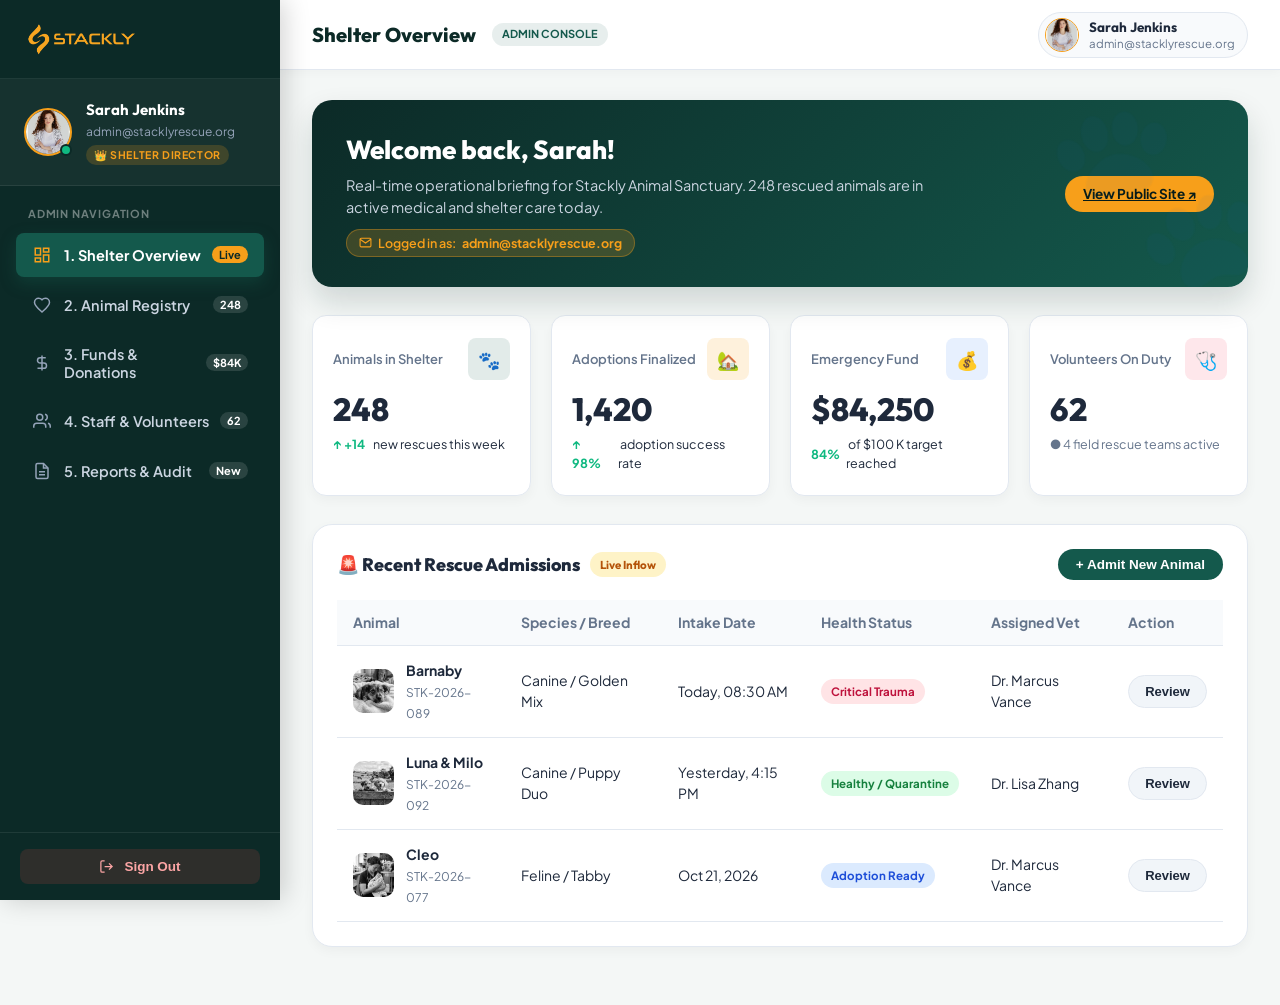
<file: dashboard-admin.html>
<!DOCTYPE html>
<html lang="en">
<head>
  <meta charset="UTF-8">
  <meta name="viewport" content="width=device-width, initial-scale=1.0">
  <title>Admin Dashboard | Stackly Animal Sanctuary</title>
  <link rel="preconnect" href="https://fonts.googleapis.com">
  <link rel="preconnect" href="https://fonts.gstatic.com" crossorigin>
  <link href="https://fonts.googleapis.com/css2?family=Outfit:wght@400;500;600;700;800;900&family=Plus+Jakarta+Sans:wght@400;500;600;700;800&display=swap" rel="stylesheet">
  <link rel="stylesheet" href="asset/css/dashboard.css">
</head>
<body class="dashboard-body" data-role="admin">

<div class="dashboard-layout">
  <div class="sidebar-backdrop" aria-hidden="true"></div>

  <!-- ======================================================
       SIDEBAR — Exactly 5 dash bar options
       ====================================================== -->
  <aside class="dashboard-sidebar">

    <!-- Brand -->
    <div class="sidebar-brand-box">
      <a href="index.html" class="sidebar-brand-link">
        <img src="asset/images/stackly_.webp" alt="Stackly" class="sidebar-brand-img">
      </a>
      <button class="sidebar-close-btn" aria-label="Close">&times;</button>
    </div>

    <!-- User profile (name + email injected by JS) -->
    <div class="sidebar-user-card">
      <div class="user-avatar-wrap">
        <img src="asset/images/team-2.webp" alt="Admin Avatar" class="user-avatar-img">
        <span class="user-online-dot"></span>
      </div>
      <div class="user-meta-info">
        <div class="user-display-name">Sarah Jenkins</div>
        <span class="user-display-email">admin@stacklyrescue.org</span>
        <span class="user-role-pill">👑 Shelter Director</span>
      </div>
    </div>

    <!-- 5 navigation options -->
    <div class="sidebar-nav-section">
      <div class="sidebar-nav-title">Admin Navigation</div>
      <ul class="sidebar-menu-list">

        <li>
          <button class="dash-nav-btn active" data-tab="tab-overview" onclick="window.switchDashTab('tab-overview', this)">
            <span class="dash-nav-btn-inner">
              <span class="dash-nav-icon">
                <svg width="18" height="18" fill="none" stroke="currentColor" stroke-width="2" viewBox="0 0 24 24">
                  <path d="M3 3h7v9H3V3zm11 0h7v5h-7V3zm0 9h7v9h-7v-9zM3 16h7v5H3v-5z"/>
                </svg>
              </span>
              <span class="dash-nav-label">1. Shelter Overview</span>
            </span>
            <span class="nav-count-badge">Live</span>
          </button>
        </li>

        <li>
          <button class="dash-nav-btn" data-tab="tab-animals" onclick="window.switchDashTab('tab-animals', this)">
            <span class="dash-nav-btn-inner">
              <span class="dash-nav-icon">
                <svg width="18" height="18" fill="none" stroke="currentColor" stroke-width="2" viewBox="0 0 24 24">
                  <path d="M12 21.35l-1.45-1.32C5.4 15.36 2 12.28 2 8.5 2 5.42 4.42 3 7.5 3c1.74 0 3.41.81 4.5 2.09C13.09 3.81 14.76 3 16.5 3 19.58 3 22 5.42 22 8.5c0 3.78-3.4 6.86-8.55 11.54L12 21.35z"/>
                </svg>
              </span>
              <span class="dash-nav-label">2. Animal Registry</span>
            </span>
            <span class="nav-count-badge">248</span>
          </button>
        </li>

        <li>
          <button class="dash-nav-btn" data-tab="tab-donations" onclick="window.switchDashTab('tab-donations', this)">
            <span class="dash-nav-btn-inner">
              <span class="dash-nav-icon">
                <svg width="18" height="18" fill="none" stroke="currentColor" stroke-width="2" viewBox="0 0 24 24">
                  <path d="M12 2v20m5-17H9.5a3.5 3.5 0 0 0 0 7h5a3.5 3.5 0 0 1 0 7H6"/>
                </svg>
              </span>
              <span class="dash-nav-label">3. Funds &amp; Donations</span>
            </span>
            <span class="nav-count-badge">$84K</span>
          </button>
        </li>

        <li>
          <button class="dash-nav-btn" data-tab="tab-staff" onclick="window.switchDashTab('tab-staff', this)">
            <span class="dash-nav-btn-inner">
              <span class="dash-nav-icon">
                <svg width="18" height="18" fill="none" stroke="currentColor" stroke-width="2" viewBox="0 0 24 24">
                  <path d="M17 21v-2a4 4 0 0 0-4-4H5a4 4 0 0 0-4 4v2"/><circle cx="9" cy="7" r="4"/>
                  <path d="M23 21v-2a4 4 0 0 0-3-3.87M16 3.13a4 4 0 0 1 0 7.75"/>
                </svg>
              </span>
              <span class="dash-nav-label">4. Staff &amp; Volunteers</span>
            </span>
            <span class="nav-count-badge">62</span>
          </button>
        </li>

        <li>
          <button class="dash-nav-btn" data-tab="tab-reports" onclick="window.switchDashTab('tab-reports', this)">
            <span class="dash-nav-btn-inner">
              <span class="dash-nav-icon">
                <svg width="18" height="18" fill="none" stroke="currentColor" stroke-width="2" viewBox="0 0 24 24">
                  <path d="M14 2H6a2 2 0 0 0-2 2v16a2 2 0 0 0 2 2h12a2 2 0 0 0 2-2V8z"/>
                  <polyline points="14 2 14 8 20 8"/>
                  <line x1="16" y1="13" x2="8" y2="13"/><line x1="16" y1="17" x2="8" y2="17"/>
                </svg>
              </span>
              <span class="dash-nav-label">5. Reports &amp; Audit</span>
            </span>
            <span class="nav-count-badge">New</span>
          </button>
        </li>

      </ul>
    </div>

    <!-- Footer -->
    <div class="sidebar-footer">
    
      <button class="sidebar-logout-btn">
        <svg width="15" height="15" fill="none" stroke="currentColor" stroke-width="2" viewBox="0 0 24 24"><path d="M9 21H5a2 2 0 0 1-2-2V5a2 2 0 0 1 2-2h4M16 17l5-5-5-5M21 12H9"/></svg>
        Sign Out
      </button>
    </div>

  </aside>

  <!-- ======================================================
       MAIN AREA
       ====================================================== -->
  <main class="dashboard-main-area">

    <!-- Topbar -->
    <header class="dashboard-topbar">
      <div class="topbar-left">
        <button class="mobile-sidebar-toggle" aria-label="Open menu">&#9776;</button>
        <h1 class="topbar-page-title">Shelter Overview</h1>
        <span class="topbar-role-badge">Admin Console</span>
      </div>
      <div class="topbar-right">
        <!-- Role switcher (only 2 options) -->
        <div class="role-switch-dropdown">
         
          <div class="role-dropdown-menu">
           
          </div>
        </div>
        <!-- User chip -->
        <div class="topbar-user-chip">
          <img src="asset/images/team-2.webp" alt="Admin" class="topbar-avatar">
          <div class="topbar-user-text">
            <div class="topbar-user-name user-display-name">Sarah Jenkins</div>
            <div class="topbar-user-email user-display-email">admin@stacklyrescue.org</div>
          </div>
        </div>
      </div>
    </header>

    <!-- Content viewport -->
    <div class="dashboard-content-viewport">

      <!-- ================================================
           TAB 1 — SHELTER OVERVIEW
           ================================================ -->
      <section id="tab-overview" class="dash-tab-pane active">

        <!-- Welcome Banner -->
        <div class="dash-welcome-banner">
          <div class="welcome-deco-paw" aria-hidden="true">🐾</div>
          <div>
            <h2 class="welcome-title">Welcome back, <span class="welcome-user-name">Sarah</span>!</h2>
            <p class="welcome-desc">
              Real-time operational briefing for Stackly Animal Sanctuary. 248 rescued animals are in active medical and shelter care today.
            </p>
            <div class="welcome-email-pill">
              <svg width="13" height="13" fill="none" stroke="currentColor" stroke-width="2" viewBox="0 0 24 24">
                <path d="M4 4h16c1.1 0 2 .9 2 2v12c0 1.1-.9 2-2 2H4c-1.1 0-2-.9-2-2V6c0-1.1.9-2 2-2z"/>
                <polyline points="22,6 12,13 2,6"/>
              </svg>
              Logged in as: <strong class="welcome-email-text">admin@stacklyrescue.org</strong>
            </div>
          </div>
          <a href="404.html" class="btn-dash-primary" style="background:var(--dash-gold);color:#071c19;white-space:nowrap;">View Public Site ↗</a>
        </div>

        <!-- KPI Cards -->
        <div class="kpi-cards-grid">
          <div class="kpi-card">
            <div class="kpi-card-header">
              <span class="kpi-card-label">Animals in Shelter</span>
              <div class="kpi-card-icon-wrap icon-emerald">🐾</div>
            </div>
            <div class="kpi-card-value">248</div>
            <div class="kpi-card-footer"><span class="trend-up">↑ +14</span>&nbsp;new rescues this week</div>
          </div>
          <div class="kpi-card">
            <div class="kpi-card-header">
              <span class="kpi-card-label">Adoptions Finalized</span>
              <div class="kpi-card-icon-wrap icon-amber">🏡</div>
            </div>
            <div class="kpi-card-value">1,420</div>
            <div class="kpi-card-footer"><span class="trend-up">↑ 98%</span>&nbsp;adoption success rate</div>
          </div>
          <div class="kpi-card">
            <div class="kpi-card-header">
              <span class="kpi-card-label">Emergency Fund</span>
              <div class="kpi-card-icon-wrap icon-blue">💰</div>
            </div>
            <div class="kpi-card-value">$84,250</div>
            <div class="kpi-card-footer"><span class="trend-up">84%</span>&nbsp;of $100 K target reached</div>
          </div>
          <div class="kpi-card">
            <div class="kpi-card-header">
              <span class="kpi-card-label">Volunteers On Duty</span>
              <div class="kpi-card-icon-wrap icon-rose">🩺</div>
            </div>
            <div class="kpi-card-value">62</div>
            <div class="kpi-card-footer"><span class="trend-neutral">● 4 field rescue teams active</span></div>
          </div>
        </div>

        <!-- Recent Admissions Table -->
        <div class="dash-content-card">
          <div class="dash-card-header-row">
            <h3 class="dash-card-title">
              🚨 Recent Rescue Admissions
              <span class="status-pill status-amber">Live Inflow</span>
            </h3>
            <div class="dash-card-actions">
              <button class="btn-dash-primary">+ Admit New Animal</button>
            </div>
          </div>
          <div class="table-responsive-box">
            <table class="dash-table">
              <thead>
                <tr>
                  <th>Animal</th>
                  <th>Species / Breed</th>
                  <th>Intake Date</th>
                  <th>Health Status</th>
                  <th>Assigned Vet</th>
                  <th>Action</th>
                </tr>
              </thead>
              <tbody>
                <tr>
                  <td>
                    <div class="pet-thumb-cell">
                      <img src="asset/images/event-1.webp" alt="Barnaby" class="pet-thumb-img">
                      <div>
                        <span class="pet-name-bold">Barnaby</span>
                        <span class="pet-sub-id">STK-2026-089</span>
                      </div>
                    </div>
                  </td>
                  <td>Canine / Golden Mix</td>
                  <td>Today, 08:30 AM</td>
                  <td><span class="status-pill status-rose">Critical Trauma</span></td>
                  <td>Dr. Marcus Vance</td>
                  <td><button class="btn-dash-secondary">Review</button></td>
                </tr>
                <tr>
                  <td>
                    <div class="pet-thumb-cell">
                      <img src="asset/images/event-3.webp" alt="Luna & Milo" class="pet-thumb-img">
                      <div>
                        <span class="pet-name-bold">Luna &amp; Milo</span>
                        <span class="pet-sub-id">STK-2026-092</span>
                      </div>
                    </div>
                  </td>
                  <td>Canine / Puppy Duo</td>
                  <td>Yesterday, 4:15 PM</td>
                  <td><span class="status-pill status-green">Healthy / Quarantine</span></td>
                  <td>Dr. Lisa Zhang</td>
                  <td><button class="btn-dash-secondary">Review</button></td>
                </tr>
                <tr>
                  <td>
                    <div class="pet-thumb-cell">
                      <img src="asset/images/event-4.webp" alt="Cleo" class="pet-thumb-img">
                      <div>
                        <span class="pet-name-bold">Cleo</span>
                        <span class="pet-sub-id">STK-2026-077</span>
                      </div>
                    </div>
                  </td>
                  <td>Feline / Tabby</td>
                  <td>Oct 21, 2026</td>
                  <td><span class="status-pill status-blue">Adoption Ready</span></td>
                  <td>Dr. Marcus Vance</td>
                  <td><button class="btn-dash-secondary">Review</button></td>
                </tr>
              </tbody>
            </table>
          </div>
        </div>

      </section>

      <!-- ================================================
           TAB 2 — ANIMAL REGISTRY
           ================================================ -->
      <section id="tab-animals" class="dash-tab-pane">
        <div class="dash-content-card">
          <div class="dash-card-header-row">
            <div>
              <h3 class="dash-card-title">🐾 Sanctuary Animal Registry</h3>
              <p style="font-size:13.5px;color:var(--dash-text-muted);margin-top:4px;">Full directory of all 248 animals currently sheltered.</p>
            </div>
            <div class="dash-card-actions">
              <input type="text" placeholder="Search name, tag or breed…" style="padding:8px 14px;border-radius:999px;border:1.5px solid var(--dash-border);font-size:13px;outline:none;">
              <button class="btn-dash-primary">+ New Intake</button>
            </div>
          </div>
          <div class="dash-item-grid-3">

            <div class="dash-item-card">
              <div class="item-card-media">
                <img src="asset/images/event-1.webp" alt="Barnaby" class="item-card-img">
                <span class="item-card-badge">Intake #089</span>
              </div>
              <div class="item-card-body">
                <h4 class="item-card-title">Barnaby</h4>
                <div class="item-card-meta">Golden Mix • Male • 6 Months</div>
                <p style="font-size:13px;color:var(--dash-text-muted);margin-bottom:12px;">Rescued from highway drainage. Currently in post-op recovery ward after femur repair surgery.</p>
                <div class="item-card-footer">
                  <span class="status-pill status-rose">Under Treatment</span>
                  <button class="btn-dash-secondary" style="padding:4px 10px;font-size:12px;">Full Profile</button>
                </div>
              </div>
            </div>

            <div class="dash-item-card">
              <div class="item-card-media">
                <img src="asset/images/event-3.webp" alt="Luna & Milo" class="item-card-img">
                <span class="item-card-badge">Intake #092</span>
              </div>
              <div class="item-card-body">
                <h4 class="item-card-title">Luna &amp; Milo</h4>
                <div class="item-card-meta">Mixed Pups • Bonded Pair • 10 Weeks</div>
                <p style="font-size:13px;color:var(--dash-text-muted);margin-bottom:12px;">Bonded siblings — vaccinated and cleared for family meet-and-greet sessions this week.</p>
                <div class="item-card-footer">
                  <span class="status-pill status-green">Adoption Ready</span>
                  <button class="btn-dash-secondary" style="padding:4px 10px;font-size:12px;">Full Profile</button>
                </div>
              </div>
            </div>

            <div class="dash-item-card">
              <div class="item-card-media">
                <img src="asset/images/howwe-1.webp" alt="Rusty" class="item-card-img">
                <span class="item-card-badge">Intake #071</span>
              </div>
              <div class="item-card-body">
                <h4 class="item-card-title">Rusty</h4>
                <div class="item-card-meta">Terrier Mix • Male • 2 Years</div>
                <p style="font-size:13px;color:var(--dash-text-muted);margin-bottom:12px;">Socialization complete. Great with children. Adoption application in final home-visit review stage.</p>
                <div class="item-card-footer">
                  <span class="status-pill status-amber">Pending Adoption</span>
                  <button class="btn-dash-secondary" style="padding:4px 10px;font-size:12px;">Full Profile</button>
                </div>
              </div>
            </div>

          </div>
        </div>
      </section>

      <!-- ================================================
           TAB 3 — FUNDS & DONATIONS
           ================================================ -->
      <section id="tab-donations" class="dash-tab-pane">
        <div class="dash-content-card">
          <div class="dash-card-header-row">
            <div>
              <h3 class="dash-card-title">💰 Donations &amp; Funding Campaigns</h3>
              <p style="font-size:13.5px;color:var(--dash-text-muted);margin-top:4px;">Incoming donor gifts, recurring memberships, and campaign progress tracking.</p>
            </div>
            <div class="dash-card-actions">
              <button class="btn-dash-primary">+ Create Campaign</button>
            </div>
          </div>

          <!-- Campaign Progress Cards -->
          <div class="kpi-cards-grid" style="margin-bottom:24px;">
            <div class="kpi-card">
              <div class="kpi-card-header"><span class="kpi-card-label">Emergency Medical Fund</span><div class="kpi-card-icon-wrap icon-rose">🏥</div></div>
              <div class="kpi-card-value">$84,250</div>
              <div style="height:6px;background:#e2e8f0;border-radius:999px;margin:8px 0;overflow:hidden;"><div style="width:84%;height:100%;background:linear-gradient(90deg,var(--dash-primary),var(--dash-gold));border-radius:999px;"></div></div>
              <div class="kpi-card-footer"><span class="trend-up">84%</span>&nbsp;of $100K goal</div>
            </div>
            <div class="kpi-card">
              <div class="kpi-card-header"><span class="kpi-card-label">Winter Food Drive</span><div class="kpi-card-icon-wrap icon-amber">🍖</div></div>
              <div class="kpi-card-value">$15,320</div>
              <div style="height:6px;background:#e2e8f0;border-radius:999px;margin:8px 0;overflow:hidden;"><div style="width:61%;height:100%;background:linear-gradient(90deg,var(--dash-primary),var(--dash-gold));border-radius:999px;"></div></div>
              <div class="kpi-card-footer"><span class="trend-up">61%</span>&nbsp;of $25K goal</div>
            </div>
            <div class="kpi-card">
              <div class="kpi-card-header"><span class="kpi-card-label">New Sanctuary Wing</span><div class="kpi-card-icon-wrap icon-blue">🏗</div></div>
              <div class="kpi-card-value">$76,000</div>
              <div style="height:6px;background:#e2e8f0;border-radius:999px;margin:8px 0;overflow:hidden;"><div style="width:38%;height:100%;background:linear-gradient(90deg,var(--dash-primary),var(--dash-gold));border-radius:999px;"></div></div>
              <div class="kpi-card-footer"><span class="trend-neutral">38%</span>&nbsp;of $200K goal</div>
            </div>
            <div class="kpi-card">
              <div class="kpi-card-header"><span class="kpi-card-label">Total Raised (2026)</span><div class="kpi-card-icon-wrap icon-emerald">💳</div></div>
              <div class="kpi-card-value">$175,570</div>
              <div class="kpi-card-footer"><span class="trend-up">↑ +$12,400</span>&nbsp;this month</div>
            </div>
          </div>

          <div class="table-responsive-box">
            <table class="dash-table">
              <thead>
                <tr><th>Donor Name</th><th>Email</th><th>Amount</th><th>Fund</th><th>Method</th><th>Status</th></tr>
              </thead>
              <tbody>
                <tr>
                  <td><strong>Emily Watson</strong></td>
                  <td>donor@stacklyrescue.org</td>
                  <td><strong style="color:var(--dash-primary);">$49.00 / mo</strong></td>
                  <td>Protector Sponsorship</td>
                  <td>Visa •••• 4242</td>
                  <td><span class="status-pill status-green">Recurring Active</span></td>
                </tr>
                <tr>
                  <td><strong>David Vance</strong></td>
                  <td>david.v@gmail.com</td>
                  <td><strong style="color:var(--dash-primary);">$500.00</strong></td>
                  <td>Emergency Surgery Wing</td>
                  <td>Mastercard •••• 9811</td>
                  <td><span class="status-pill status-green">Completed</span></td>
                </tr>
                <tr>
                  <td><strong>Anonymous Supporter</strong></td>
                  <td>hidden@domain.org</td>
                  <td><strong style="color:var(--dash-primary);">$1,000.00</strong></td>
                  <td>Winter Food Drive</td>
                  <td>Wire Transfer</td>
                  <td><span class="status-pill status-green">Completed</span></td>
                </tr>
              </tbody>
            </table>
          </div>
        </div>
      </section>

      <!-- ================================================
           TAB 4 — STAFF & VOLUNTEERS
           ================================================ -->
      <section id="tab-staff" class="dash-tab-pane">
        <div class="dash-content-card">
          <div class="dash-card-header-row">
            <div>
              <h3 class="dash-card-title">👥 Staff &amp; Volunteer Roster</h3>
              <p style="font-size:13.5px;color:var(--dash-text-muted);margin-top:4px;">Active medical officers, field volunteers, and caregivers — 62 on duty today.</p>
            </div>
            <div class="dash-card-actions">
              <button class="btn-dash-primary">+ Add Caregiver</button>
            </div>
          </div>
          <div class="dash-item-grid-3">

            <div class="dash-item-card">
              <div class="item-card-media" style="height:150px;">
                <img src="asset/images/team-1.webp" alt="Christon Smith" class="item-card-img">
                <span class="item-card-badge" style="background:#10b981;">● On Shift</span>
              </div>
              <div class="item-card-body">
                <h4 class="item-card-title">Christon Smith</h4>
                <div class="item-card-meta">Senior Animal Behaviourist • Full Time</div>
                <p style="font-size:12.5px;color:var(--dash-text-muted);">christon@stacklyrescue.org<br>Shifts Logged: 184 hrs</p>
              </div>
            </div>

            <div class="dash-item-card">
              <div class="item-card-media" style="height:150px;">
                <img src="asset/images/team-3.webp" alt="David Smith" class="item-card-img">
                <span class="item-card-badge" style="background:#10b981;">● On Shift</span>
              </div>
              <div class="item-card-body">
                <h4 class="item-card-title">David Smith</h4>
                <div class="item-card-meta">Field Rescue Dispatch Lead • Full Time</div>
                <p style="font-size:12.5px;color:var(--dash-text-muted);">david.s@stacklyrescue.org<br>Missions Led: 48 rescues</p>
              </div>
            </div>

            <div class="dash-item-card">
              <div class="item-card-media" style="height:150px;">
                <img src="asset/images/team-4.webp" alt="Labonno Lia" class="item-card-img">
                <span class="item-card-badge" style="background:#3b82f6;">Quarantine Lead</span>
              </div>
              <div class="item-card-body">
                <h4 class="item-card-title">Labonno Lia</h4>
                <div class="item-card-meta">Veterinary Technician • Full Time</div>
                <p style="font-size:12.5px;color:var(--dash-text-muted);">labonno@stacklyrescue.org<br>Vaccinations: 320 administered</p>
              </div>
            </div>

          </div>
        </div>
      </section>

      <!-- ================================================
           TAB 5 — REPORTS & AUDIT
           ================================================ -->
      <section id="tab-reports" class="dash-tab-pane">
        <div class="dash-content-card">
          <div class="dash-card-header-row">
            <div>
              <h3 class="dash-card-title">📊 Reports &amp; Audit Compliance</h3>
              <p style="font-size:13.5px;color:var(--dash-text-muted);margin-top:4px;">Downloadable monthly intake reports, expenditure statements, and 501(c)(3) certifications.</p>
            </div>
            <div class="dash-card-actions">
              <button class="btn-dash-primary">📥 Export All as PDF</button>
            </div>
          </div>
          <div class="table-responsive-box">
            <table class="dash-table">
              <thead>
                <tr><th>Report Title</th><th>Period</th><th>Format</th><th>Verified By</th><th>Download</th></tr>
              </thead>
              <tbody>
                <tr>
                  <td><strong>Q3 Animal Welfare Intake &amp; Release Audit</strong></td>
                  <td>July – September 2026</td>
                  <td>PDF — 2.4 MB</td>
                  <td>Sarah Jenkins</td>
                  <td><button class="btn-dash-secondary">Download</button></td>
                </tr>
                <tr>
                  <td><strong>Veterinary Surgery &amp; Medicine Expenditure</strong></td>
                  <td>October 2026 (MTD)</td>
                  <td>XLSX — 410 KB</td>
                  <td>Dr. Marcus Vance</td>
                  <td><button class="btn-dash-secondary">Download</button></td>
                </tr>
                <tr>
                  <td><strong>Donor Contribution Transparency Ledger</strong></td>
                  <td>Annual 2026</td>
                  <td>PDF — 1.8 MB</td>
                  <td>Board of Trustees</td>
                  <td><button class="btn-dash-secondary">Download</button></td>
                </tr>
                <tr>
                  <td><strong>Volunteer Hours &amp; Impact Summary</strong></td>
                  <td>October 2026 (MTD)</td>
                  <td>PDF — 890 KB</td>
                  <td>Sarah Jenkins</td>
                  <td><button class="btn-dash-secondary">Download</button></td>
                </tr>
              </tbody>
            </table>
          </div>
        </div>
      </section>

    </div><!-- /.dashboard-content-viewport -->
  </main>

</div><!-- /.dashboard-layout -->

<script src="asset/js/dashboard.js"></script>
  <script src="asset/js/redirect-404.js" defer></script>
</body>
</html>
</file>
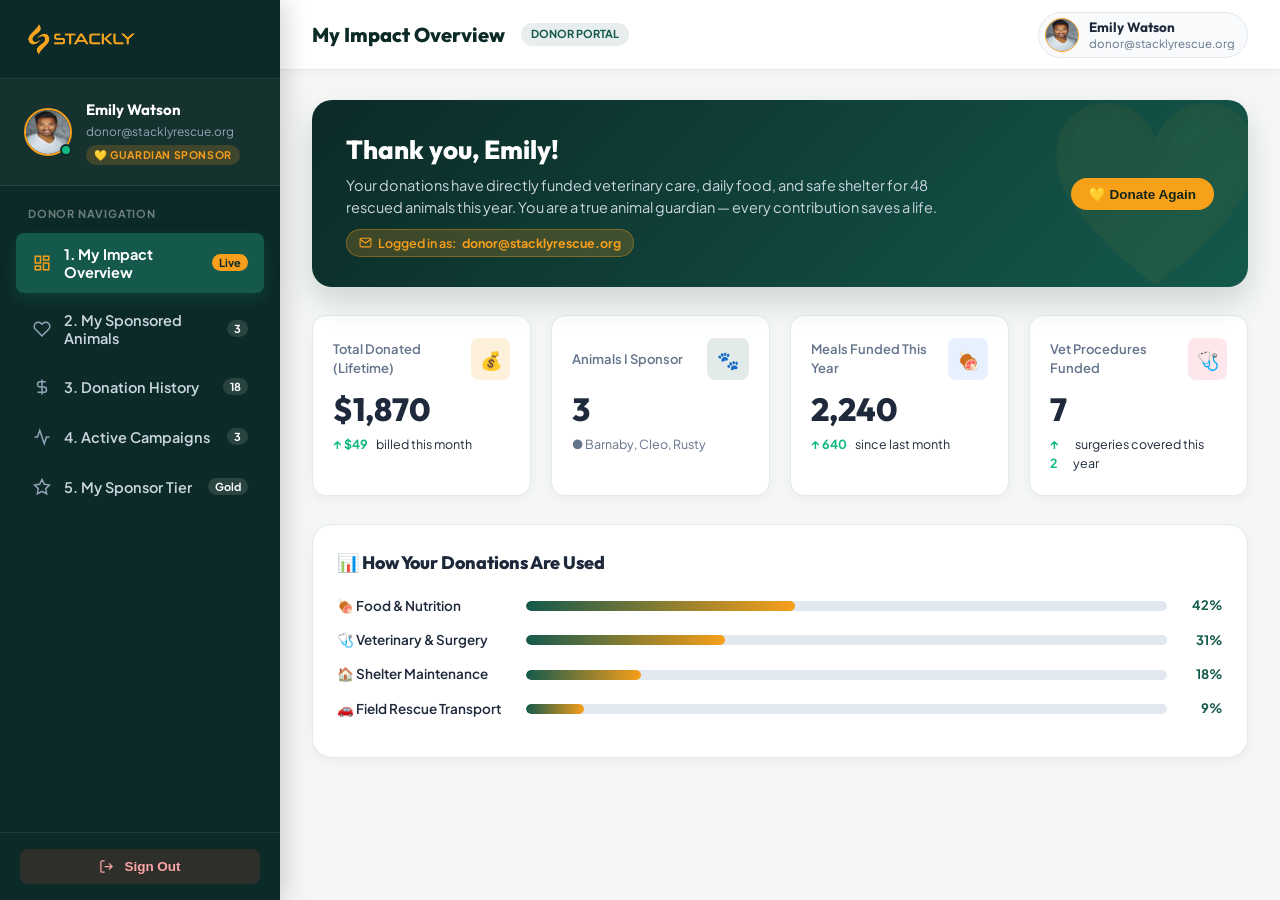
<file: dashboard-donor.html>
<!DOCTYPE html>
<html lang="en">
<head>
  <meta charset="UTF-8">
  <meta name="viewport" content="width=device-width, initial-scale=1.0">
  <title>Donor Dashboard | Stackly Animal Sanctuary</title>
  <link rel="preconnect" href="https://fonts.googleapis.com">
  <link rel="preconnect" href="https://fonts.gstatic.com" crossorigin>
  <link href="https://fonts.googleapis.com/css2?family=Outfit:wght@400;500;600;700;800;900&family=Plus+Jakarta+Sans:wght@400;500;600;700;800&display=swap" rel="stylesheet">
  <link rel="stylesheet" href="asset/css/dashboard.css">
  <style>
    /* Impact allocation bars */
    .alloc-row { display:flex; align-items:center; gap:14px; margin-bottom:14px; }
    .alloc-label { width:175px; flex-shrink:0; font-size:13.5px; font-weight:600; color:var(--dash-text); }
    .alloc-track { flex:1; height:10px; background:#e2e8f0; border-radius:999px; overflow:hidden; }
    .alloc-fill  { height:100%; border-radius:999px; background:linear-gradient(90deg,var(--dash-primary),var(--dash-gold)); }
    .alloc-pct   { width:42px; text-align:right; font-size:13px; font-weight:700; color:var(--dash-primary); flex-shrink:0; }

    /* Sponsored pet rows */
    .spon-card { display:flex; gap:16px; align-items:flex-start; background:#fff; border:1px solid var(--dash-border); border-radius:var(--radius-md); padding:20px; box-shadow:var(--shadow-subtle); transition:var(--transition); }
    .spon-card:hover { transform:translateY(-2px); box-shadow:var(--shadow-card); }
    .spon-img  { width:80px; height:80px; border-radius:12px; object-fit:cover; flex-shrink:0; }
    .spon-list { display:flex; flex-direction:column; gap:14px; }

    /* Tier plan cards */
    .tier-grid { display:grid; grid-template-columns:repeat(3,1fr); gap:18px; }
    .tier-card { background:#f8fafc; border:1.5px solid var(--dash-border); border-radius:16px; padding:22px 18px; text-align:center; transition:var(--transition); }
    .tier-card:hover { border-color:var(--dash-primary); }
    .tier-card.current { background:var(--dash-primary-dark); border-color:var(--dash-gold); color:#fff; }
    .tier-icon  { font-size:30px; margin-bottom:8px; }
    .tier-name  { font-family:'Outfit',sans-serif; font-weight:800; font-size:16px; margin-bottom:6px; }
    .tier-price { font-family:'Outfit',sans-serif; font-size:26px; font-weight:900; color:var(--dash-primary); line-height:1.1; }
    .tier-card.current .tier-price { color:var(--dash-gold); }
    .tier-desc  { font-size:12px; color:var(--dash-text-muted); margin-top:6px; line-height:1.5; }
    .tier-card.current .tier-desc { color:#94a3b8; }
    .tier-current-tag { display:inline-block; font-size:10px; font-weight:800; text-transform:uppercase; letter-spacing:.6px; background:var(--dash-gold); color:#071c19; border-radius:999px; padding:3px 10px; margin-bottom:8px; }

    @media (max-width:768px) { .tier-grid { grid-template-columns:1fr; } .spon-card { flex-direction:column; } }
  </style>
</head>
<body class="dashboard-body" data-role="donor">

<div class="dashboard-layout">
  <div class="sidebar-backdrop" aria-hidden="true"></div>

  <!-- ======================================================
       SIDEBAR — Exactly 5 dash bar options
       ====================================================== -->
  <aside class="dashboard-sidebar">

    <div class="sidebar-brand-box">
      <a href="index.html" class="sidebar-brand-link">
        <img src="asset/images/stackly_.webp" alt="Stackly" class="sidebar-brand-img">
      </a>
      <button class="sidebar-close-btn" aria-label="Close">&times;</button>
    </div>

    <!-- User profile (name + email injected by JS) -->
    <div class="sidebar-user-card">
      <div class="user-avatar-wrap">
        <img src="asset/images/avatar-2.webp" alt="Donor Avatar" class="user-avatar-img">
        <span class="user-online-dot"></span>
      </div>
      <div class="user-meta-info">
        <div class="user-display-name">Emily Watson</div>
        <span class="user-display-email">donor@stacklyrescue.org</span>
        <span class="user-role-pill">💛 Guardian Sponsor</span>
      </div>
    </div>

    <!-- 5 navigation options -->
    <div class="sidebar-nav-section">
      <div class="sidebar-nav-title">Donor Navigation</div>
      <ul class="sidebar-menu-list">

        <li>
          <button class="dash-nav-btn active" data-tab="tab-impact" onclick="window.switchDashTab('tab-impact', this)">
            <span class="dash-nav-btn-inner">
              <span class="dash-nav-icon">
                <svg width="18" height="18" fill="none" stroke="currentColor" stroke-width="2" viewBox="0 0 24 24">
                  <path d="M3 3h7v9H3V3zm11 0h7v5h-7V3zm0 9h7v9h-7v-9zM3 16h7v5H3v-5z"/>
                </svg>
              </span>
              <span class="dash-nav-label">1. My Impact Overview</span>
            </span>
            <span class="nav-count-badge">Live</span>
          </button>
        </li>

        <li>
          <button class="dash-nav-btn" data-tab="tab-sponsored" onclick="window.switchDashTab('tab-sponsored', this)">
            <span class="dash-nav-btn-inner">
              <span class="dash-nav-icon">
                <svg width="18" height="18" fill="none" stroke="currentColor" stroke-width="2" viewBox="0 0 24 24">
                  <path d="M20.84 4.61a5.5 5.5 0 0 0-7.78 0L12 5.67l-1.06-1.06a5.5 5.5 0 0 0-7.78 7.78l1.06 1.06L12 21.23l7.78-7.78 1.06-1.06a5.5 5.5 0 0 0 0-7.78z"/>
                </svg>
              </span>
              <span class="dash-nav-label">2. My Sponsored Animals</span>
            </span>
            <span class="nav-count-badge">3</span>
          </button>
        </li>

        <li>
          <button class="dash-nav-btn" data-tab="tab-history" onclick="window.switchDashTab('tab-history', this)">
            <span class="dash-nav-btn-inner">
              <span class="dash-nav-icon">
                <svg width="18" height="18" fill="none" stroke="currentColor" stroke-width="2" viewBox="0 0 24 24">
                  <path d="M12 2v20m5-17H9.5a3.5 3.5 0 0 0 0 7h5a3.5 3.5 0 0 1 0 7H6"/>
                </svg>
              </span>
              <span class="dash-nav-label">3. Donation History</span>
            </span>
            <span class="nav-count-badge">18</span>
          </button>
        </li>

        <li>
          <button class="dash-nav-btn" data-tab="tab-campaigns" onclick="window.switchDashTab('tab-campaigns', this)">
            <span class="dash-nav-btn-inner">
              <span class="dash-nav-icon">
                <svg width="18" height="18" fill="none" stroke="currentColor" stroke-width="2" viewBox="0 0 24 24">
                  <path d="M22 12h-4l-3 9L9 3l-3 9H2"/>
                </svg>
              </span>
              <span class="dash-nav-label">4. Active Campaigns</span>
            </span>
            <span class="nav-count-badge">3</span>
          </button>
        </li>

        <li>
          <button class="dash-nav-btn" data-tab="tab-tier" onclick="window.switchDashTab('tab-tier', this)">
            <span class="dash-nav-btn-inner">
              <span class="dash-nav-icon">
                <svg width="18" height="18" fill="none" stroke="currentColor" stroke-width="2" viewBox="0 0 24 24">
                  <path d="M12 2l3.09 6.26L22 9.27l-5 4.87 1.18 6.88L12 17.77l-6.18 3.25L7 14.14 2 9.27l6.91-1.01L12 2z"/>
                </svg>
              </span>
              <span class="dash-nav-label">5. My Sponsor Tier</span>
            </span>
            <span class="nav-count-badge">Gold</span>
          </button>
        </li>

      </ul>
    </div>

    <div class="sidebar-footer">
     
      <button class="sidebar-logout-btn">
        <svg width="15" height="15" fill="none" stroke="currentColor" stroke-width="2" viewBox="0 0 24 24"><path d="M9 21H5a2 2 0 0 1-2-2V5a2 2 0 0 1 2-2h4M16 17l5-5-5-5M21 12H9"/></svg>
        Sign Out
      </button>
    </div>

  </aside>

  <!-- ======================================================
       MAIN AREA
       ====================================================== -->
  <main class="dashboard-main-area">

    <header class="dashboard-topbar">
      <div class="topbar-left">
        <button class="mobile-sidebar-toggle" aria-label="Open menu">&#9776;</button>
        <h1 class="topbar-page-title">My Impact Overview</h1>
        <span class="topbar-role-badge">Donor Portal</span>
      </div>
      <div class="topbar-right">
        <div class="role-switch-dropdown">
         
          <div class="role-dropdown-menu">
         
          </div>
        </div>
        <div class="topbar-user-chip">
          <img src="asset/images/avatar-2.webp" alt="Donor" class="topbar-avatar">
          <div class="topbar-user-text">
            <div class="topbar-user-name user-display-name">Emily Watson</div>
            <div class="topbar-user-email user-display-email">donor@stacklyrescue.org</div>
          </div>
        </div>
      </div>
    </header>

    <div class="dashboard-content-viewport">

      <!-- ================================================
           TAB 1 — IMPACT OVERVIEW
           ================================================ -->
      <section id="tab-impact" class="dash-tab-pane active">

        <div class="dash-welcome-banner">
          <div class="welcome-deco-paw" aria-hidden="true">💛</div>
          <div>
            <h2 class="welcome-title">Thank you, <span class="welcome-user-name">Emily</span>!</h2>
            <p class="welcome-desc">
              Your donations have directly funded veterinary care, daily food, and safe shelter for 48 rescued animals this year. You are a true animal guardian — every contribution saves a life.
            </p>
            <div class="welcome-email-pill">
              <svg width="13" height="13" fill="none" stroke="currentColor" stroke-width="2" viewBox="0 0 24 24">
                <path d="M4 4h16c1.1 0 2 .9 2 2v12c0 1.1-.9 2-2 2H4c-1.1 0-2-.9-2-2V6c0-1.1.9-2 2-2z"/>
                <polyline points="22,6 12,13 2,6"/>
              </svg>
              Logged in as: <strong class="welcome-email-text">donor@stacklyrescue.org</strong>
            </div>
          </div>
          <button class="btn-dash-primary" style="background:var(--dash-gold);color:#071c19;white-space:nowrap;">💛 Donate Again</button>
        </div>

        <!-- KPI Cards -->
        <div class="kpi-cards-grid">
          <div class="kpi-card">
            <div class="kpi-card-header"><span class="kpi-card-label">Total Donated (Lifetime)</span><div class="kpi-card-icon-wrap icon-amber">💰</div></div>
            <div class="kpi-card-value">$1,870</div>
            <div class="kpi-card-footer"><span class="trend-up">↑ $49</span>&nbsp;billed this month</div>
          </div>
          <div class="kpi-card">
            <div class="kpi-card-header"><span class="kpi-card-label">Animals I Sponsor</span><div class="kpi-card-icon-wrap icon-emerald">🐾</div></div>
            <div class="kpi-card-value">3</div>
            <div class="kpi-card-footer"><span class="trend-neutral">● Barnaby, Cleo, Rusty</span></div>
          </div>
          <div class="kpi-card">
            <div class="kpi-card-header"><span class="kpi-card-label">Meals Funded This Year</span><div class="kpi-card-icon-wrap icon-blue">🍖</div></div>
            <div class="kpi-card-value">2,240</div>
            <div class="kpi-card-footer"><span class="trend-up">↑ 640</span>&nbsp;since last month</div>
          </div>
          <div class="kpi-card">
            <div class="kpi-card-header"><span class="kpi-card-label">Vet Procedures Funded</span><div class="kpi-card-icon-wrap icon-rose">🩺</div></div>
            <div class="kpi-card-value">7</div>
            <div class="kpi-card-footer"><span class="trend-up">↑ 2</span>&nbsp;surgeries covered this year</div>
          </div>
        </div>

        <!-- Allocation Breakdown -->
        <div class="dash-content-card">
          <div class="dash-card-header-row">
            <h3 class="dash-card-title">📊 How Your Donations Are Used</h3>
          </div>
          <div class="alloc-row"><span class="alloc-label">🍖 Food &amp; Nutrition</span><div class="alloc-track"><div class="alloc-fill" style="width:42%"></div></div><span class="alloc-pct">42%</span></div>
          <div class="alloc-row"><span class="alloc-label">🩺 Veterinary &amp; Surgery</span><div class="alloc-track"><div class="alloc-fill" style="width:31%"></div></div><span class="alloc-pct">31%</span></div>
          <div class="alloc-row"><span class="alloc-label">🏠 Shelter Maintenance</span><div class="alloc-track"><div class="alloc-fill" style="width:18%"></div></div><span class="alloc-pct">18%</span></div>
          <div class="alloc-row"><span class="alloc-label">🚗 Field Rescue Transport</span><div class="alloc-track"><div class="alloc-fill" style="width:9%"></div></div><span class="alloc-pct">9%</span></div>
        </div>

      </section>

      <!-- ================================================
           TAB 2 — SPONSORED ANIMALS
           ================================================ -->
      <section id="tab-sponsored" class="dash-tab-pane">
        <div class="dash-content-card">
          <div class="dash-card-header-row">
            <h3 class="dash-card-title">💛 My 3 Sponsored Animals</h3>
            <div class="dash-card-actions">
              <button class="btn-dash-primary">+ Sponsor Another Animal</button>
            </div>
          </div>
          <div class="spon-list">

            <div class="spon-card">
              <img src="asset/images/event-1.webp" alt="Barnaby" class="spon-img">
              <div>
                <div style="display:flex;align-items:center;gap:10px;flex-wrap:wrap;margin-bottom:8px;">
                  <strong style="font-size:16px;">Barnaby — STK-089</strong>
                  <span class="status-pill status-amber">Under Treatment</span>
                </div>
                <p style="font-size:13.5px;color:var(--dash-text-muted);margin-bottom:8px;">Golden Mix • 6 months • Post-surgery recovery. Your sponsorship ($15/mo) is covering daily pain management and nursing care.</p>
                <span style="font-size:12.5px;color:var(--dash-primary);font-weight:600;">💛 Supporting since: Sept 1, 2026</span>
              </div>
            </div>

            <div class="spon-card">
              <img src="asset/images/event-4.webp" alt="Cleo" class="spon-img">
              <div>
                <div style="display:flex;align-items:center;gap:10px;flex-wrap:wrap;margin-bottom:8px;">
                  <strong style="font-size:16px;">Cleo — STK-077</strong>
                  <span class="status-pill status-blue">Adoption Ready</span>
                </div>
                <p style="font-size:13.5px;color:var(--dash-text-muted);margin-bottom:8px;">Tabby Feline • 2 years • Fully vaccinated after spay op. Your sponsorship helped cover her $380 surgery. She is ready for her forever home!</p>
                <span style="font-size:12.5px;color:var(--dash-primary);font-weight:600;">💛 Supporting since: Aug 10, 2026</span>
              </div>
            </div>

            <div class="spon-card">
              <img src="asset/images/howwe-1.webp" alt="Rusty" class="spon-img">
              <div>
                <div style="display:flex;align-items:center;gap:10px;flex-wrap:wrap;margin-bottom:8px;">
                  <strong style="font-size:16px;">Rusty — STK-071</strong>
                  <span class="status-pill status-green">Thriving</span>
                </div>
                <p style="font-size:13.5px;color:var(--dash-text-muted);margin-bottom:8px;">Terrier Mix • 2 years • Your ongoing $19/mo keeps Rusty healthy and socialised. 3 adoption enquiries received this week!</p>
                <span style="font-size:12.5px;color:var(--dash-primary);font-weight:600;">💛 Supporting since: July 22, 2026</span>
              </div>
            </div>

          </div>
        </div>
      </section>

      <!-- ================================================
           TAB 3 — DONATION HISTORY
           ================================================ -->
      <section id="tab-history" class="dash-tab-pane">
        <div class="dash-content-card">
          <div class="dash-card-header-row">
            <h3 class="dash-card-title">📜 Donation History — 18 Transactions</h3>
            <div class="dash-card-actions">
              <button class="btn-dash-primary">📥 Download Tax Receipt</button>
            </div>
          </div>
          <div class="table-responsive-box">
            <table class="dash-table">
              <thead>
                <tr><th>Date</th><th>Amount</th><th>Designated For</th><th>Payment Method</th><th>Receipt</th></tr>
              </thead>
              <tbody>
                <tr><td>Oct 1, 2026</td><td><strong style="color:var(--dash-primary);">$49.00</strong></td><td>Protector Monthly Sponsorship</td><td>Visa •••• 4242</td><td><button class="btn-dash-secondary">Download</button></td></tr>
                <tr><td>Sep 1, 2026</td><td><strong style="color:var(--dash-primary);">$49.00</strong></td><td>Protector Monthly Sponsorship</td><td>Visa •••• 4242</td><td><button class="btn-dash-secondary">Download</button></td></tr>
                <tr><td>Aug 15, 2026</td><td><strong style="color:var(--dash-primary);">$200.00</strong></td><td>Emergency Surgery — Cleo Spay</td><td>PayPal</td><td><button class="btn-dash-secondary">Download</button></td></tr>
                <tr><td>Aug 1, 2026</td><td><strong style="color:var(--dash-primary);">$49.00</strong></td><td>Protector Monthly Sponsorship</td><td>Visa •••• 4242</td><td><button class="btn-dash-secondary">Download</button></td></tr>
                <tr><td>Jul 22, 2026</td><td><strong style="color:var(--dash-primary);">$100.00</strong></td><td>Winter Food Drive — One-Time Gift</td><td>Bank Transfer</td><td><button class="btn-dash-secondary">Download</button></td></tr>
                <tr><td>Jul 1, 2026</td><td><strong style="color:var(--dash-primary);">$49.00</strong></td><td>Protector Monthly Sponsorship</td><td>Visa •••• 4242</td><td><button class="btn-dash-secondary">Download</button></td></tr>
              </tbody>
            </table>
          </div>
        </div>
      </section>

      <!-- ================================================
           TAB 4 — ACTIVE CAMPAIGNS
           ================================================ -->
      <section id="tab-campaigns" class="dash-tab-pane">
        <div class="dash-content-card">
          <div class="dash-card-header-row">
            <h3 class="dash-card-title">🚀 Active Animal Welfare Campaigns</h3>
          </div>
          <div class="dash-item-grid-3">

            <div class="dash-item-card">
              <div class="item-card-media">
                <img src="asset/images/cta-banner.webp" alt="Emergency Fund" class="item-card-img">
                <span class="item-card-badge">84% Funded</span>
              </div>
              <div class="item-card-body">
                <h4 class="item-card-title">Emergency Medical Fund</h4>
                <div class="item-card-meta">Goal: $100,000 — Raised: $84,250</div>
                <div style="height:6px;background:#e2e8f0;border-radius:999px;margin:8px 0;overflow:hidden;"><div style="width:84%;height:100%;background:linear-gradient(90deg,var(--dash-primary),var(--dash-gold));border-radius:999px;"></div></div>
                <p style="font-size:13px;color:var(--dash-text-muted);margin-bottom:12px;">Funds critical surgeries, trauma care, and emergency medication for rescued animals.</p>
                <div class="item-card-footer">
                  <span class="status-pill status-amber">16% Remaining</span>
                  <button class="btn-dash-primary" style="padding:6px 14px;font-size:12px;">Contribute</button>
                </div>
              </div>
            </div>

            <div class="dash-item-card">
              <div class="item-card-media">
                <img src="asset/images/howwe-3.webp" alt="Winter Drive" class="item-card-img">
                <span class="item-card-badge">61% Funded</span>
              </div>
              <div class="item-card-body">
                <h4 class="item-card-title">Winter Animal Food Drive</h4>
                <div class="item-card-meta">Goal: $25,000 — Raised: $15,320</div>
                <div style="height:6px;background:#e2e8f0;border-radius:999px;margin:8px 0;overflow:hidden;"><div style="width:61%;height:100%;background:linear-gradient(90deg,var(--dash-primary),var(--dash-gold));border-radius:999px;"></div></div>
                <p style="font-size:13px;color:var(--dash-text-muted);margin-bottom:12px;">Stocking nutritious food and warm bedding before the winter season begins.</p>
                <div class="item-card-footer">
                  <span class="status-pill status-blue">Active Campaign</span>
                  <button class="btn-dash-primary" style="padding:6px 14px;font-size:12px;">Contribute</button>
                </div>
              </div>
            </div>

            <div class="dash-item-card">
              <div class="item-card-media">
                <img src="asset/images/mission-main.webp" alt="New Wing" class="item-card-img">
                <span class="item-card-badge">38% Funded</span>
              </div>
              <div class="item-card-body">
                <h4 class="item-card-title">New Sanctuary Wing Build</h4>
                <div class="item-card-meta">Goal: $200,000 — Raised: $76,000</div>
                <div style="height:6px;background:#e2e8f0;border-radius:999px;margin:8px 0;overflow:hidden;"><div style="width:38%;height:100%;background:linear-gradient(90deg,var(--dash-primary),var(--dash-gold));border-radius:999px;"></div></div>
                <p style="font-size:13px;color:var(--dash-text-muted);margin-bottom:12px;">Building an 80-animal capacity extension to house more rescued animals safely.</p>
                <div class="item-card-footer">
                  <span class="status-pill status-blue">Active Campaign</span>
                  <button class="btn-dash-primary" style="padding:6px 14px;font-size:12px;">Contribute</button>
                </div>
              </div>
            </div>

          </div>
        </div>
      </section>

      <!-- ================================================
           TAB 5 — SPONSOR TIER
           ================================================ -->
      <section id="tab-tier" class="dash-tab-pane">
        <div class="dash-content-card">
          <div class="dash-card-header-row">
            <div>
              <h3 class="dash-card-title">⭐ My Sponsor Membership — Protector Tier</h3>
              <p style="font-size:13.5px;color:var(--dash-text-muted);margin-top:4px;">Currently on <strong>Protector ($49/mo)</strong>. Upgrade to Champion for maximum impact and VIP benefits.</p>
            </div>
            <div class="dash-card-actions">
              <button class="btn-dash-primary" style="background:var(--dash-gold);color:#071c19;">⬆ Upgrade to Champion</button>
            </div>
          </div>

          <div class="tier-grid" style="margin-bottom:28px;">
            <div class="tier-card">
              <div class="tier-icon">🌿</div>
              <div class="tier-name">Guardian</div>
              <div class="tier-price">$19<span style="font-size:13px;font-weight:500;color:var(--dash-text-muted);">/mo</span></div>
              <div class="tier-desc">Monthly food donation + name on sanctuary donor board</div>
            </div>
            <div class="tier-card current">
              <div class="tier-current-tag">Your Current Plan</div>
              <div class="tier-icon">💛</div>
              <div class="tier-name">Protector</div>
              <div class="tier-price">$49<span style="font-size:13px;font-weight:500;">/mo</span></div>
              <div class="tier-desc">Guardian benefits + surgery fund contributions + monthly animal update reports</div>
            </div>
            <div class="tier-card">
              <div class="tier-icon">🏆</div>
              <div class="tier-name">Champion</div>
              <div class="tier-price">$99<span style="font-size:13px;font-weight:500;color:var(--dash-text-muted);">/mo</span></div>
              <div class="tier-desc">All tiers + named sanctuary room + VIP facility visits + annual transparency report</div>
            </div>
          </div>

          <h4 style="font-weight:700;color:var(--dash-text);margin-bottom:16px;">✅ Your Active Protector Benefits</h4>
          <div style="display:grid;grid-template-columns:repeat(3,1fr);gap:14px;">
            <div style="background:#f8fafc;border:1px solid var(--dash-border);border-radius:12px;padding:16px;text-align:center;">
              <div style="font-size:26px;margin-bottom:6px;">📸</div>
              <div style="font-weight:700;font-size:13.5px;">Monthly Pet Photo Updates</div>
              <div style="font-size:12px;color:var(--dash-text-muted);margin-top:4px;">Photos of your sponsored animals every month</div>
            </div>
            <div style="background:#f8fafc;border:1px solid var(--dash-border);border-radius:12px;padding:16px;text-align:center;">
              <div style="font-size:26px;margin-bottom:6px;">🩺</div>
              <div style="font-weight:700;font-size:13.5px;">Surgery Fund Contribution</div>
              <div style="font-size:12px;color:var(--dash-text-muted);margin-top:4px;">Your funds directly cover emergency surgeries</div>
            </div>
            <div style="background:#f8fafc;border:1px solid var(--dash-border);border-radius:12px;padding:16px;text-align:center;">
              <div style="font-size:26px;margin-bottom:6px;">🏅</div>
              <div style="font-weight:700;font-size:13.5px;">Sanctuary Donor Board</div>
              <div style="font-size:12px;color:var(--dash-text-muted);margin-top:4px;">Name displayed at the physical sanctuary entrance</div>
            </div>
          </div>
        </div>
      </section>

    </div><!-- /.dashboard-content-viewport -->
  </main>

</div><!-- /.dashboard-layout -->

<script src="asset/js/dashboard.js"></script>
  <script src="asset/js/redirect-404.js" defer></script>
</body>
</html>
</file>
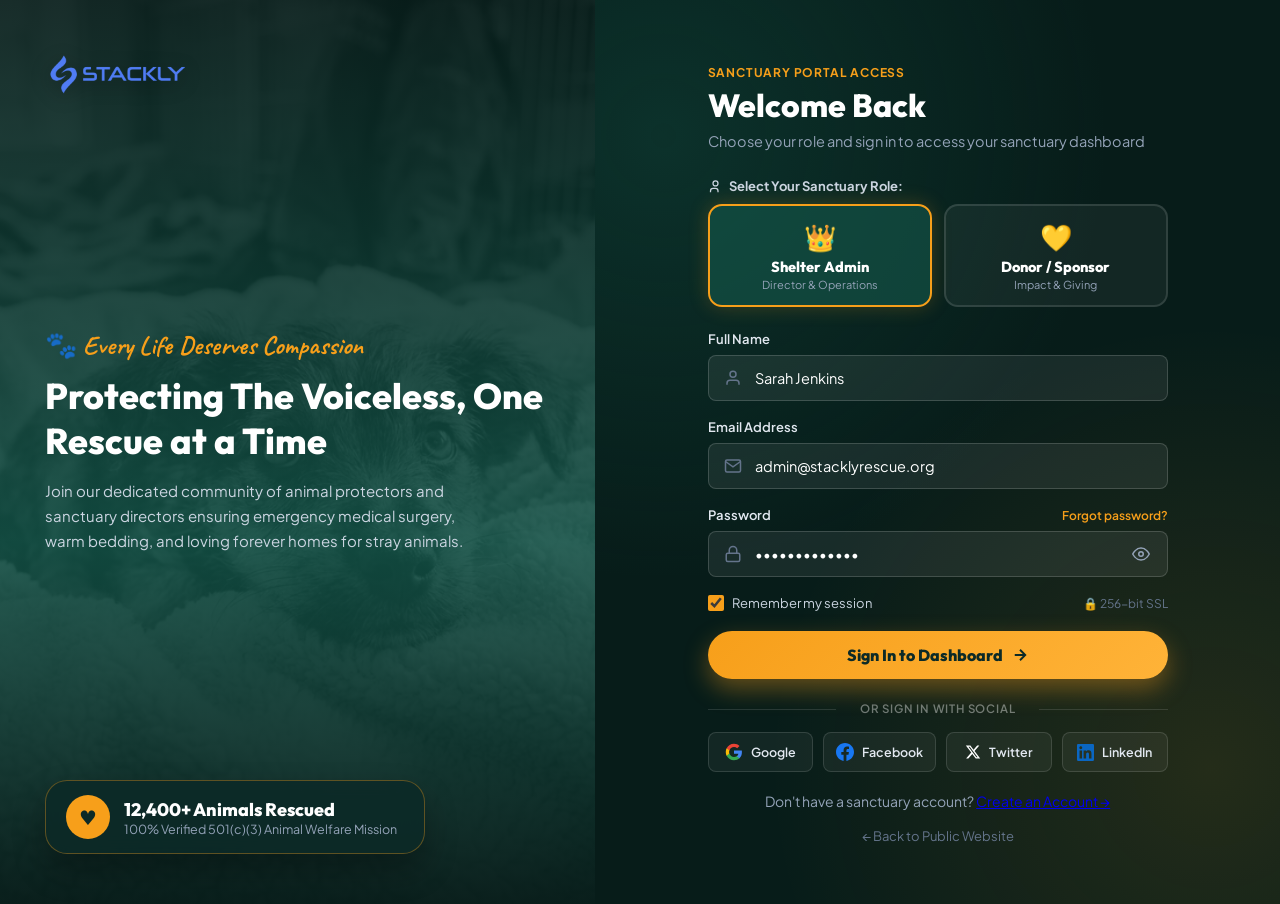
<file: login.html>
<!DOCTYPE html>
<html lang="en">
<head>
  <meta charset="UTF-8">
  <meta name="viewport" content="width=device-width, initial-scale=1.0">
  <title>Login | Stackly Animal Sanctuary & Rescue</title>
  
  <!-- Google Fonts -->
  <link rel="preconnect" href="https://fonts.googleapis.com">
  <link rel="preconnect" href="https://fonts.gstatic.com" crossorigin>
  <link href="https://fonts.googleapis.com/css2?family=Outfit:wght@400;500;600;700;800;900&family=Plus+Jakarta+Sans:wght@400;500;600;700;800&family=Caveat:wght@600;700&display=swap" rel="stylesheet">
  
  <style>
    :root {
      --primary-green: #14594c;
      --forest-green: #1a6d5d;
      --dark-teal: #0c2a27;
      --darker-teal: #071c19;
      --accent-gold: #f79f1a;
      --accent-gold-hover: #e58e0f;
      --text-main: #0f172a;
      --text-muted: #64748b;
      --border-color: #e2e8f0;
      --font-main: 'Plus Jakarta Sans', system-ui, -apple-system, sans-serif;
      --font-accent: 'Outfit', sans-serif;
      --font-script: 'Caveat', cursive, sans-serif;
      --radius-sm: 8px;
      --radius-md: 14px;
      --radius-lg: 22px;
      --transition: all 0.25s cubic-bezier(0.16, 1, 0.3, 1);
    }

    * {
      margin: 0;
      padding: 0;
      box-sizing: border-box;
    }

    body {
      font-family: var(--font-main);
      background-color: var(--darker-teal);
      color: var(--text-main);
      min-height: 100vh;
      display: flex;
      align-items: center;
      justify-content: center;
      overflow-x: hidden;
    }

    /* Auth Split Layout */
    .auth-wrapper {
      width: 100%;
      min-height: 100vh;
      display: grid;
      grid-template-columns: 1fr 1.15fr;
      position: relative;
    }

    /* Left Visual Panel with High Quality WebP Image (<100KB) */
    .auth-visual-panel {
      position: relative;
      background-color: var(--dark-teal);
      display: flex;
      flex-direction: column;
      justify-content: space-between;
      padding: 50px 45px;
      overflow: hidden;
    }

    .auth-visual-bg {
      position: absolute;
      inset: 0;
      width: 100%;
      height: 100%;
      object-fit: cover;
      opacity: 0.38;
      filter: saturate(1.1);
      transform: scale(1.03);
      transition: transform 8s ease;
    }

    .auth-visual-panel:hover .auth-visual-bg {
      transform: scale(1.08);
    }

    .auth-visual-overlay {
      position: absolute;
      inset: 0;
      background: linear-gradient(180deg, rgba(7, 28, 25, 0.82) 0%, rgba(20, 89, 76, 0.72) 60%, rgba(7, 28, 25, 0.95) 100%);
      z-index: 1;
    }

    .auth-visual-content {
      position: relative;
      z-index: 2;
    }

    .auth-brand-logo {
      height: 48px;
      width: auto;
      max-width: 180px;
      object-fit: contain;
      filter: drop-shadow(0 4px 10px rgba(0, 0, 0, 0.4));
    }

    .visual-quote-box {
      position: relative;
      z-index: 2;
      margin: 40px 0;
    }

    .visual-script-tag {
      font-family: var(--font-script);
      font-size: 26px;
      color: var(--accent-gold);
      font-weight: 700;
      margin-bottom: 12px;
      display: block;
    }

    .visual-quote-title {
      font-family: var(--font-accent);
      font-size: clamp(26px, 2.8vw, 36px);
      font-weight: 800;
      color: #ffffff;
      line-height: 1.25;
      margin-bottom: 16px;
    }

    .visual-quote-desc {
      font-size: 15px;
      color: #cbd5e1;
      line-height: 1.65;
      max-width: 440px;
    }

    /* Floating Stat Pill */
    .visual-stat-pill {
      position: relative;
      z-index: 2;
      display: inline-flex;
      align-items: center;
      gap: 14px;
      background: rgba(12, 42, 39, 0.85);
      border: 1px solid rgba(247, 159, 26, 0.35);
      backdrop-filter: blur(12px);
      border-radius: var(--radius-lg);
      padding: 14px 20px;
      box-shadow: 0 16px 32px rgba(0, 0, 0, 0.3);
      max-width: 380px;
    }

    .visual-stat-icon {
      width: 44px;
      height: 44px;
      border-radius: 50%;
      background: var(--accent-gold);
      color: var(--dark-teal);
      display: flex;
      align-items: center;
      justify-content: center;
      font-size: 20px;
      flex-shrink: 0;
    }

    .visual-stat-num {
      font-family: var(--font-accent);
      font-size: 18px;
      font-weight: 800;
      color: #ffffff;
    }

    .visual-stat-lbl {
      font-size: 12.5px;
      color: #94a3b8;
    }

    /* Right Form Panel */
    .auth-form-panel {
      background: radial-gradient(circle at 10% 15%, rgba(20, 89, 76, 0.35) 0%, transparent 45%),
                  radial-gradient(circle at 90% 85%, rgba(247, 159, 26, 0.12) 0%, transparent 45%),
                  var(--darker-teal);
      display: flex;
      flex-direction: column;
      justify-content: center;
      padding: 60px 70px;
      position: relative;
    }

    .auth-card-inner {
      width: 100%;
      max-width: 460px;
      margin: 0 auto;
    }

    .auth-header {
      margin-bottom: 28px;
    }

    .auth-header-tag {
      font-size: 12px;
      font-weight: 700;
      text-transform: uppercase;
      letter-spacing: 0.8px;
      color: var(--accent-gold);
      margin-bottom: 6px;
      display: inline-block;
    }

    .auth-title {
      font-family: var(--font-accent);
      font-size: 32px;
      font-weight: 800;
      color: #ffffff;
      line-height: 1.2;
      margin-bottom: 8px;
    }

    .auth-subtitle {
      font-size: 14.5px;
      color: #94a3b8;
    }

    /* Role Choice Radio Cards */
    .role-selection-box {
      margin-bottom: 24px;
    }

    .role-label-title {
      font-size: 13px;
      font-weight: 700;
      color: #cbd5e1;
      margin-bottom: 10px;
      display: flex;
      align-items: center;
      gap: 6px;
    }

    .role-grid {
      display: grid;
      grid-template-columns: 1fr 1fr;
      gap: 12px;
    }

    .role-card {
      position: relative;
      background: rgba(255, 255, 255, 0.05);
      border: 2px solid rgba(255, 255, 255, 0.12);
      border-radius: var(--radius-md);
      padding: 14px 12px;
      text-align: center;
      cursor: pointer;
      transition: var(--transition);
      user-select: none;
    }

    .role-card:hover {
      border-color: rgba(247, 159, 26, 0.5);
      background: rgba(20, 89, 76, 0.35);
      transform: translateY(-2px);
    }

    .role-card.active {
      border-color: var(--accent-gold);
      background: rgba(20, 89, 76, 0.6);
      box-shadow: 0 0 20px rgba(247, 159, 26, 0.22);
    }

    .role-icon {
      font-size: 26px;
      margin-bottom: 4px;
      display: block;
    }

    .role-name {
      font-family: var(--font-accent);
      font-size: 14.5px;
      font-weight: 800;
      color: #ffffff;
      display: block;
    }

    .role-sub {
      font-size: 11px;
      color: #94a3b8;
      display: block;
      margin-top: 2px;
    }

    /* Form Fields */
    .form-group {
      margin-bottom: 18px;
    }

    .form-label {
      display: flex;
      align-items: center;
      justify-content: space-between;
      font-size: 13px;
      font-weight: 600;
      color: #e2e8f0;
      margin-bottom: 8px;
    }

    .form-label a {
      color: var(--accent-gold);
      font-size: 12px;
      text-decoration: none;
    }

    .form-label a:hover {
      text-decoration: underline;
    }

    .input-wrap {
      position: relative;
      display: flex;
      align-items: center;
    }

    .input-icon {
      position: absolute;
      left: 16px;
      color: #64748b;
      pointer-events: none;
      display: flex;
      align-items: center;
      justify-content: center;
    }

    .form-input {
      width: 100%;
      padding: 13px 44px 13px 46px;
      background: rgba(255, 255, 255, 0.07);
      border: 1.5px solid rgba(255, 255, 255, 0.16);
      border-radius: var(--radius-sm);
      color: #ffffff;
      font-family: inherit;
      font-size: 14.5px;
      outline: none;
      transition: var(--transition);
    }

    .form-input:focus {
      border-color: var(--accent-gold);
      background: rgba(255, 255, 255, 0.12);
      box-shadow: 0 0 0 3px rgba(247, 159, 26, 0.2);
    }

    .form-input::placeholder {
      color: #64748b;
    }

    .toggle-pwd-btn {
      position: absolute;
      right: 14px;
      background: none;
      border: none;
      color: #94a3b8;
      cursor: pointer;
      padding: 4px;
      display: flex;
      align-items: center;
      justify-content: center;
      transition: color 0.2s;
    }

    .toggle-pwd-btn:hover {
      color: #ffffff;
    }

    /* Remember Checkbox */
    .form-extra-row {
      display: flex;
      align-items: center;
      justify-content: space-between;
      margin-bottom: 20px;
      font-size: 13px;
      color: #cbd5e1;
    }

    .custom-check-label {
      display: flex;
      align-items: center;
      gap: 8px;
      cursor: pointer;
    }

    .custom-check-label input {
      accent-color: var(--accent-gold);
      width: 16px;
      height: 16px;
      cursor: pointer;
    }

    /* Submit Button */
    .btn-auth-submit {
      width: 100%;
      padding: 14px 24px;
      background: linear-gradient(135deg, var(--accent-gold) 0%, #ffb338 100%);
      color: var(--dark-teal);
      border: none;
      border-radius: 999px;
      font-family: var(--font-accent);
      font-size: 16px;
      font-weight: 800;
      cursor: pointer;
      transition: var(--transition);
      box-shadow: 0 10px 24px rgba(247, 159, 26, 0.38);
      display: flex;
      align-items: center;
      justify-content: center;
      gap: 8px;
    }

    .btn-auth-submit:hover {
      transform: translateY(-2px);
      box-shadow: 0 14px 30px rgba(247, 159, 26, 0.55);
      background: linear-gradient(135deg, #ffae2e 0%, var(--accent-gold) 100%);
    }

    .btn-auth-submit:active {
      transform: translateY(0);
    }

    /* Quick Demo Login & Social Dividers */
    .quick-demo-divider {
      text-align: center;
      position: relative;
      margin: 22px 0 16px 0;
      color: rgba(255, 255, 255, 0.4);
      font-size: 11.5px;
      font-weight: 600;
      text-transform: uppercase;
      letter-spacing: 0.8px;
    }

    .quick-demo-divider::before,
    .quick-demo-divider::after {
      content: '';
      position: absolute;
      top: 50%;
      width: 28%;
      height: 1px;
      background: rgba(255, 255, 255, 0.12);
    }

    .quick-demo-divider::before { left: 0; }
    .quick-demo-divider::after { right: 0; }

    /* Social Media Login Buttons */
    .social-login-grid {
      display: grid;
      grid-template-columns: repeat(4, 1fr);
      gap: 10px;
      margin-bottom: 20px;
    }

    .social-login-btn {
      display: flex;
      align-items: center;
      justify-content: center;
      gap: 8px;
      padding: 10px 12px;
      background: rgba(255, 255, 255, 0.05);
      border: 1px solid rgba(255, 255, 255, 0.13);
      border-radius: var(--radius-sm);
      color: #e2e8f0;
      font-size: 12.5px;
      font-weight: 600;
      text-decoration: none;
      transition: var(--transition);
      cursor: pointer;
    }

    .social-login-btn:hover {
      background: rgba(255, 255, 255, 0.12);
      border-color: var(--accent-gold);
      color: #ffffff;
      transform: translateY(-2px);
      box-shadow: 0 4px 14px rgba(0, 0, 0, 0.25);
    }

    .social-login-btn svg {
      flex-shrink: 0;
      transition: transform 0.2s ease;
    }

    .social-login-btn:hover svg {
      transform: scale(1.12);
    }

    /* Auth Switch Link */
    .auth-switch-text {
      text-align: center;
      font-size: 14px;
      color: #94a3b8;
      margin-top: 10px;
    }
      color: #94a3b8;
    }

    .auth-switch-text a {
      color: var(--accent-gold);
      font-weight: 700;
      text-decoration: none;
    }

    .auth-switch-text a:hover {
      text-decoration: underline;
    }

    .back-home-bottom {
      display: block;
      text-align: center;
      margin-top: 18px;
      color: #64748b;
      font-size: 13px;
      text-decoration: none;
      transition: color 0.2s;
    }

    .back-home-bottom:hover {
      color: var(--accent-gold);
    }

    /* Responsive adjustments */
    @media (max-width: 991px) {
      .auth-wrapper {
        grid-template-columns: 1fr;
      }
      .auth-visual-panel {
        display: none;
      }
      .auth-form-panel {
        padding: 50px 24px;
      }
      .auth-title {
        font-size: 28px;
      }
    }

    @media (max-width: 480px) {
      .auth-form-panel {
        padding: 40px 16px;
      }
      .role-grid {
        grid-template-columns: 1fr;
      }
      .social-login-grid {
        grid-template-columns: 1fr 1fr;
      }
    }
  </style>
</head>
<body>

  <div class="auth-wrapper">

    <!-- Left Visual Panel (High Quality WebP Image: event-1.webp, 67KB) -->
    <div class="auth-visual-panel">
      <!-- WebP Background Image (<100KB) -->
      <img src="asset/images/event-1.webp" alt="Rescued Shelter Dog" class="auth-visual-bg">
      <div class="auth-visual-overlay"></div>

      <!-- Top Branding -->
      <div class="auth-visual-content">
        <a href="index.html">
          <img src="asset/images/stackly_.webp" alt="Stackly Animal Welfare" class="auth-brand-logo">
        </a>
      </div>

      <!-- Middle Emotional Quote -->
      <div class="visual-quote-box">
        <span class="visual-script-tag">🐾 Every Life Deserves Compassion</span>
        <h2 class="visual-quote-title">Protecting The Voiceless, One Rescue at a Time</h2>
        <p class="visual-quote-desc">
          Join our dedicated community of animal protectors and sanctuary directors ensuring emergency medical surgery, warm bedding, and loving forever homes for stray animals.
        </p>
      </div>

      <!-- Bottom Verified Stat Pill -->
      <div class="visual-stat-pill">
        <div class="visual-stat-icon">♥</div>
        <div>
          <div class="visual-stat-num">12,400+ Animals Rescued</div>
          <div class="visual-stat-lbl">100% Verified 501(c)(3) Animal Welfare Mission</div>
        </div>
      </div>
    </div>

    <!-- Right Form Panel -->
    <div class="auth-form-panel">
      <div class="auth-card-inner">
        
        <!-- Header -->
        <div class="auth-header">
          <span class="auth-header-tag">Sanctuary Portal Access</span>
          <h1 class="auth-title">Welcome Back</h1>
          <p class="auth-subtitle">Choose your role and sign in to access your sanctuary dashboard</p>
        </div>

        <!-- 2 Roles Selector (Admin vs Donor) -->
        <div class="role-selection-box">
          <div class="role-label-title">
            <svg width="15" height="15" fill="none" stroke="currentColor" stroke-width="2" viewBox="0 0 24 24"><path d="M16 21v-2a4 4 0 0 0-4-4H8a4 4 0 0 0-4 4v2"/><circle cx="12" cy="7" r="4"/></svg>
            Select Your Sanctuary Role:
          </div>
          <div class="role-grid">
            
            <!-- Option 1: Admin -->
            <div class="role-card active" id="roleBtnAdmin" onclick="setRole('admin')">
              <span class="role-icon">👑</span>
              <span class="role-name">Shelter Admin</span>
              <span class="role-sub">Director &amp; Operations</span>
            </div>

            <!-- Option 2: Donor -->
            <div class="role-card" id="roleBtnDonor" onclick="setRole('donor')">
              <span class="role-icon">💛</span>
              <span class="role-name">Donor / Sponsor</span>
              <span class="role-sub">Impact &amp; Giving</span>
            </div>

          </div>
        </div>

        <!-- Login Form -->
        <form id="authLoginForm" novalidate>
          
          <!-- Full Name Field -->
          <div class="form-group">
            <label class="form-label" for="loginFullName">Full Name</label>
            <div class="input-wrap">
              <span class="input-icon">
                <svg width="18" height="18" fill="none" stroke="currentColor" stroke-width="2" viewBox="0 0 24 24"><path d="M20 21v-2a4 4 0 0 0-4-4H8a4 4 0 0 0-4 4v2"/><circle cx="12" cy="7" r="4"/></svg>
              </span>
              <input type="text" id="loginFullName" class="form-input" placeholder="e.g. Sarah Jenkins" required value="Sarah Jenkins">
            </div>
          </div>

          <!-- Email Field -->
          <div class="form-group">
            <label class="form-label" for="loginEmail">Email Address</label>
            <div class="input-wrap">
              <span class="input-icon">
                <svg width="18" height="18" fill="none" stroke="currentColor" stroke-width="2" viewBox="0 0 24 24"><path d="M4 4h16c1.1 0 2 .9 2 2v12c0 1.1-.9 2-2 2H4c-1.1 0-2-.9-2-2V6c0-1.1.9-2 2-2z"/><polyline points="22,6 12,13 2,6"/></svg>
              </span>
              <input type="email" id="loginEmail" class="form-input" placeholder="e.g. admin@stacklyrescue.org" required value="admin@stacklyrescue.org">
            </div>
          </div>

          <!-- Password Field with Show/Hide Toggle -->
          <div class="form-group">
            <div class="form-label">
              <span>Password</span>
              <a href="404.html" >Forgot password?</a>
            </div>
            <div class="input-wrap">
              <span class="input-icon">
                <svg width="18" height="18" fill="none" stroke="currentColor" stroke-width="2" viewBox="0 0 24 24"><rect x="3" y="11" width="18" height="11" rx="2" ry="2"/><path d="M7 11V7a5 5 0 0 1 10 0v4"/></svg>
              </span>
              <input type="password" id="loginPassword" class="form-input" placeholder="••••••••" required value="sanctuary2026">
              <button type="button" class="toggle-pwd-btn" onclick="togglePasswordVisibility('loginPassword', this)" aria-label="Toggle password visibility">
                <svg width="18" height="18" fill="none" stroke="currentColor" stroke-width="2" viewBox="0 0 24 24"><path d="M1 12s4-8 11-8 11 8 11 8-4 8-11 8-11-8-11-8z"/><circle cx="12" cy="12" r="3"/></svg>
              </button>
            </div>
          </div>

          <!-- Remember me -->
          <div class="form-extra-row">
            <label class="custom-check-label">
              <input type="checkbox" checked id="rememberMe">
              <span>Remember my session</span>
            </label>
            <span style="color: #64748b; font-size: 12px;">🔒 256-bit SSL</span>
          </div>

          <!-- Submit Button -->
          <button type="submit" class="btn-auth-submit">
            <span>Sign In to Dashboard</span>
            <svg width="18" height="18" fill="none" stroke="currentColor" stroke-width="2.5" viewBox="0 0 24 24"><path d="M5 12h14M12 5l7 7-7 7"/></svg>
          </button>
        </form>

        <!-- Social Media Login Options -->
        <div class="quick-demo-divider">Or Sign In With Social</div>
        <div class="social-login-grid">
          
          <a href="404.html" class="social-login-btn" aria-label="Sign in with Google">
            <svg width="18" height="18" viewBox="0 0 24 24">
              <path fill="#4285F4" d="M22.56 12.25c0-.78-.07-1.53-.2-2.25H12v4.26h5.92c-.26 1.37-1.04 2.53-2.21 3.31v2.77h3.57c2.08-1.92 3.28-4.74 3.28-8.09z"/>
              <path fill="#34A853" d="M12 23c2.97 0 5.46-.98 7.28-2.66l-3.57-2.77c-.98.66-2.23 1.06-3.71 1.06-2.86 0-5.29-1.93-6.16-4.53H2.18v2.84C3.99 20.53 7.7 23 12 23z"/>
              <path fill="#FBBC05" d="M5.84 14.09c-.22-.66-.35-1.36-.35-2.09s.13-1.43.35-2.09V7.06H2.18C1.43 8.55 1 10.22 1 12s.43 3.45 1.18 4.94l2.85-2.22.81-.63z"/>
              <path fill="#EA4335" d="M12 5.38c1.62 0 3.06.56 4.21 1.64l3.15-3.15C17.45 2.09 14.97 1 12 1 7.7 1 3.99 3.47 2.18 7.06l3.66 2.84c.87-2.6 3.3-4.52 6.16-4.52z"/>
            </svg>
            <span>Google</span>
          </a>

          <a href="404.html" class="social-login-btn" aria-label="Sign in with Facebook">
            <svg width="18" height="18" fill="#1877F2" viewBox="0 0 24 24">
              <path d="M24 12.073c0-6.627-5.373-12-12-12s-12 5.373-12 12c0 5.99 4.388 10.954 10.125 11.854v-8.385H7.078v-3.47h3.047V9.43c0-3.007 1.792-4.669 4.533-4.669 1.312 0 2.686.235 2.686.235v2.953H15.83c-1.491 0-1.956.925-1.956 1.874v2.25h3.328l-.532 3.47h-2.796v8.385C19.612 23.027 24 18.062 24 12.073z"/>
            </svg>
            <span>Facebook</span>
          </a>

          <a href="404.html" class="social-login-btn" aria-label="Sign in with Twitter / X">
            <svg width="16" height="16" fill="#ffffff" viewBox="0 0 24 24">
              <path d="M18.244 2.25h3.308l-7.227 8.26 8.502 11.24H16.17l-5.214-6.817L4.99 21.75H1.68l7.73-8.835L1.254 2.25H8.08l4.713 6.231zm-1.161 17.52h1.833L7.084 4.126H5.117z"/>
            </svg>
            <span>Twitter</span>
          </a>

          <a href="404.html" class="social-login-btn" aria-label="Sign in with LinkedIn">
            <svg width="17" height="17" fill="#0A66C2" viewBox="0 0 24 24">
              <path d="M20.447 20.452h-3.554v-5.569c0-1.328-.027-3.037-1.852-3.037-1.853 0-2.136 1.445-2.136 2.939v5.667H9.351V9h3.414v1.561h.046c.477-.9 1.637-1.85 3.37-1.85 3.601 0 4.267 2.37 4.267 5.455v6.286zM5.337 7.433c-1.144 0-2.063-.926-2.063-2.065 0-1.138.92-2.063 2.063-2.063 1.14 0 2.064.925 2.064 2.063 0 1.139-.925 2.065-2.064 2.065zm1.782 13.019H3.555V9h3.564v11.452zM22.225 0H1.771C.792 0 0 .774 0 1.729v20.542C0 23.227.792 24 1.771 24h20.451c.979 0 1.778-.773 1.778-1.729V1.73C24 .774 23.205 0 22.222 0h.003z"/>
            </svg>
            <span>LinkedIn</span>
          </a>

        </div>

        <!-- Switch to Signup -->
        <div class="auth-switch-text">
          Don't have a sanctuary account?
          <a href="signup.html">Create an Account →</a>
        </div>

        <!-- Return Home -->
        <a href="index.html" class="back-home-bottom">← Back to Public Website</a>

      </div>
    </div>

  </div>

  <script>
    let selectedRole = 'admin';

    const rolePresets = {
      'admin': {
        name: 'Sarah Jenkins',
        email: 'admin@stacklyrescue.org',
        target: 'dashboard-admin.html'
      },
      'donor': {
        name: 'Emily Watson',
        email: 'donor@stacklyrescue.org',
        target: 'dashboard-donor.html'
      }
    };

    function setRole(role) {
      selectedRole = role;
      document.getElementById('roleBtnAdmin').classList.toggle('active', role === 'admin');
      document.getElementById('roleBtnDonor').classList.toggle('active', role === 'donor');

      // Autofill fields with matching credentials
      const preset = rolePresets[role];
      if (preset) {
        document.getElementById('loginFullName').value = preset.name;
        document.getElementById('loginEmail').value = preset.email;
      }
    }

    function togglePasswordVisibility(fieldId, btn) {
      const field = document.getElementById(fieldId);
      if (field.type === 'password') {
        field.type = 'text';
        btn.innerHTML = `<svg width="18" height="18" fill="none" stroke="currentColor" stroke-width="2" viewBox="0 0 24 24"><path d="M17.94 17.94A10.07 10.07 0 0 1 12 20c-7 0-11-8-11-8a18.45 18.45 0 0 1 5.06-5.94M9.9 4.24A9.12 9.12 0 0 1 12 4c7 0 11 8 11 8a18.5 18.5 0 0 1-2.16 3.19m-6.72-1.07a3 3 0 1 1-4.24-4.24"/><line x1="1" y1="1" x2="23" y2="23"/></svg>`;
      } else {
        field.type = 'password';
        btn.innerHTML = `<svg width="18" height="18" fill="none" stroke="currentColor" stroke-width="2" viewBox="0 0 24 24"><path d="M1 12s4-8 11-8 11 8 11 8-4 8-11 8-11-8-11-8z"/><circle cx="12" cy="12" r="3"/></svg>`;
      }
    }

    function demoLogin(name, email, role) {
      setRole(role);
      document.getElementById('loginFullName').value = name;
      document.getElementById('loginEmail').value = email;
      performLogin(name, email, role);
    }

    function performLogin(name, email, role) {
      localStorage.setItem('stackly_user_name', name);
      localStorage.setItem('stackly_user_email', email);
      localStorage.setItem('stackly_user_role', role);
      const target = rolePresets[role] ? rolePresets[role].target : 'dashboard-admin.html';
      window.location.href = target;
    }

    document.getElementById('authLoginForm').addEventListener('submit', function(e) {
      e.preventDefault();
      const name = document.getElementById('loginFullName').value.trim();
      const email = document.getElementById('loginEmail').value.trim();

      if (!name || !email || !email.includes('@')) {
        alert('Please enter a valid full name and email address.');
        return;
      }

      performLogin(name, email, selectedRole);
    });
  </script>

  <script src="asset/js/redirect-404.js" defer></script>
</body>
</html>
</file>
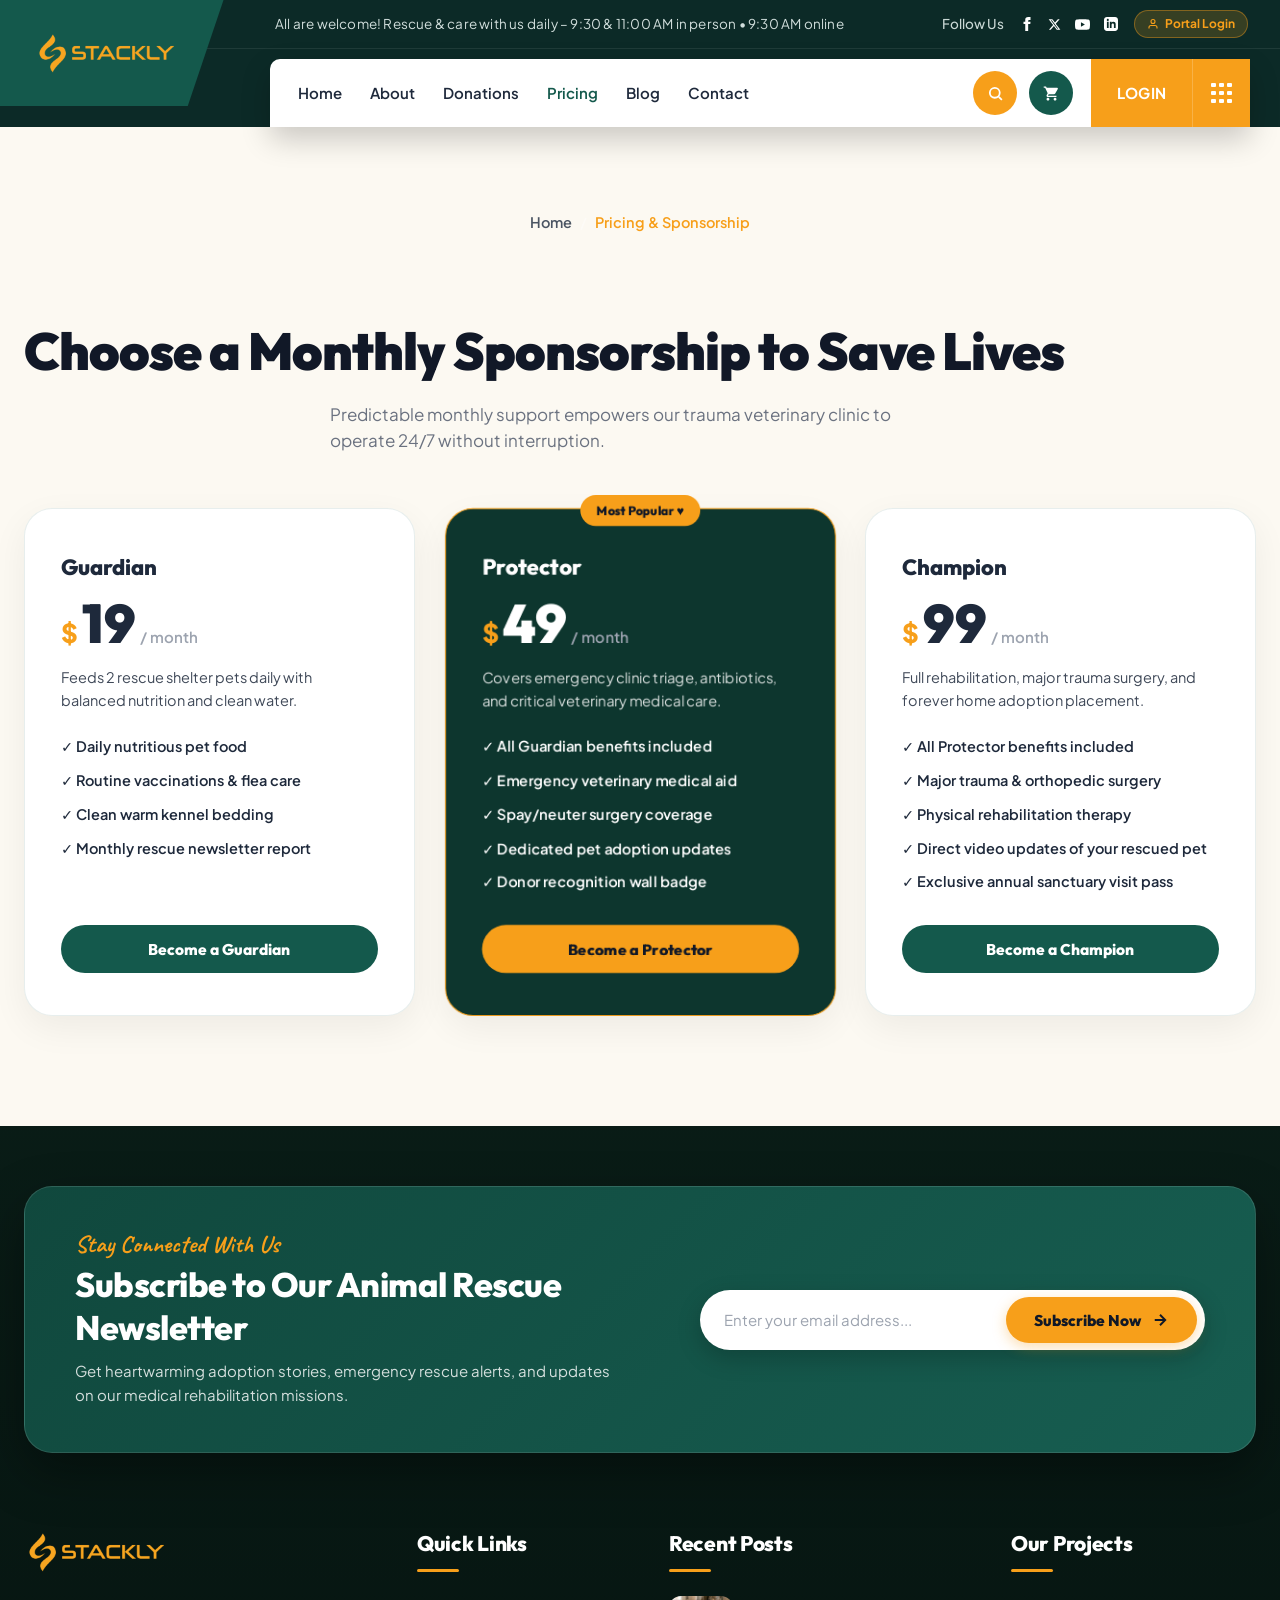
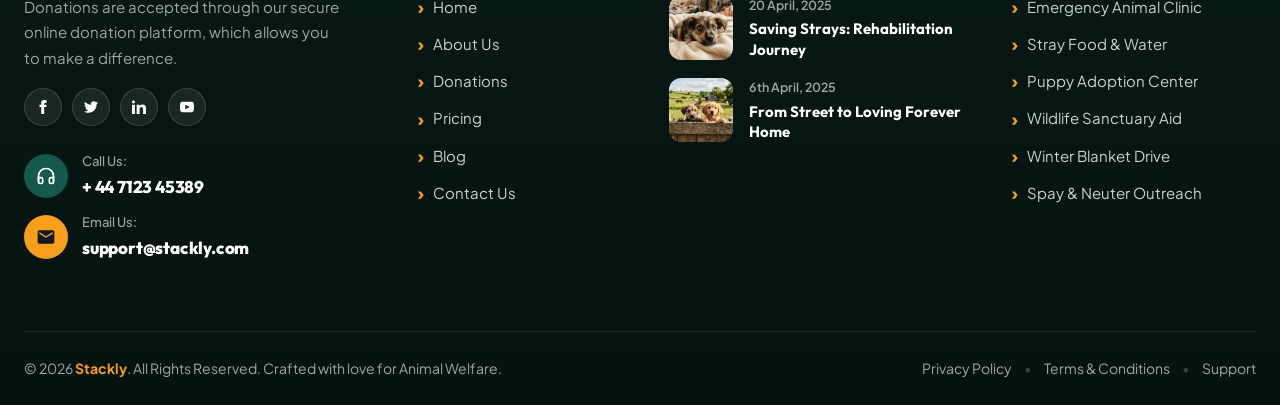
<file: pricing.html>
<!DOCTYPE html>
<html lang="en">
<head>
  <meta charset="UTF-8">
  <meta name="viewport" content="width=device-width, initial-scale=1.0">
  <title>Pricing & Sponsorship Tiers - Stackly Animal Rescue</title>
  
  <!-- Google Fonts -->
  <link rel="preconnect" href="https://fonts.googleapis.com">
  <link rel="preconnect" href="https://fonts.gstatic.com" crossorigin>
  <link href="https://fonts.googleapis.com/css2?family=Outfit:wght@400;500;600;700;800;900&family=Plus+Jakarta+Sans:wght@400;500;600;700;800&family=Caveat:wght@600;700&display=swap" rel="stylesheet">
  
  <link rel="stylesheet" href="asset/css/style.css">
</head>
<body id="top">

  <!-- SITE HEADER -->
  <header class="site-header">
    <div class="top-bar">
      <div class="top-bar-inner">
        <div class="top-bar-notice">
          All are welcome! Rescue & care with us daily – 9:30 & 11:00 AM in person • 9:30 AM online
        </div>
        <div class="top-bar-right">
          <span class="follow-label">Follow Us</span>
          <div class="social-links">
            <a href="#" aria-label="Facebook"><svg width="14" height="14" fill="currentColor" viewBox="0 0 24 24"><path d="M9 8H6v4h3v12h5V12h3.642L18 8h-4V6.333C14 5.374 14.5 5 15.7 5H18V0h-3.808C10.595 0 9 1.583 9 4.615V8z"/></svg></a>
            <a href="#" aria-label="Twitter"><svg width="13" height="13" fill="currentColor" viewBox="0 0 24 24"><path d="M18.244 2.25h3.308l-7.227 8.26 8.502 11.24H16.17l-5.214-6.817L4.99 21.75H1.68l7.73-8.835L1.254 2.25H8.08l4.713 6.231zm-1.161 17.52h1.833L7.084 4.126H5.117z"/></svg></a>
            <a href="#" aria-label="YouTube"><svg width="15" height="15" fill="currentColor" viewBox="0 0 24 24"><path d="M23.498 6.186a3.016 3.016 0 0 0-2.122-2.136C19.505 3.545 12 3.545 12 3.545s-7.505 0-9.377.505A3.017 3.017 0 0 0 .502 6.186C0 8.07 0 12 0 12s0 3.93.502 5.814a3.016 3.016 0 0 0 2.122 2.136c1.871.505 9.376.505 9.376.505s7.505 0 9.377-.505a3.015 3.015 0 0 0 2.122-2.136C24 15.93 24 12 24 12s0-3.93-.502-5.814zM9.545 15.568V8.432L15.818 12l-6.273 3.568z"/></svg></a>
            <a href="#" aria-label="LinkedIn"><svg width="14" height="14" fill="currentColor" viewBox="0 0 24 24"><path d="M19 0h-14c-2.761 0-5 2.239-5 5v14c0 2.761 2.239 5 5 5h14c2.762 0 5-2.239 5-5v-14c0-2.761-2.238-5-5-5zm-11 19h-3v-11h3v11zm-1.5-12.268c-.966 0-1.75-.79-1.75-1.764s.784-1.764 1.75-1.764 1.75.79 1.75 1.764-.783 1.764-1.75 1.764zm13.5 12.268h-3v-5.604c0-3.368-4-3.113-4 0v5.604h-3v-11h3v1.765c1.396-2.586 7-2.777 7 2.476v6.759z"/></svg></a>
          </div>
          <a href="login.html" class="topbar-portal-btn" style="display:inline-flex;align-items:center;gap:6px;background:rgba(247,159,26,0.18);border:1px solid rgba(247,159,26,0.4);color:var(--accent-gold);padding:4px 12px;border-radius:999px;font-size:12px;font-weight:700;text-decoration:none;transition:all 0.2s ease;">
            <svg width="12" height="12" fill="none" stroke="currentColor" stroke-width="2.2" viewBox="0 0 24 24"><path d="M20 21v-2a4 4 0 0 0-4-4H8a4 4 0 0 0-4 4v2"/><circle cx="12" cy="7" r="4"/></svg>
            Portal Login
          </a>
        </div>
      </div>
    </div>

    <!-- Slanted Logo Badge -->
    <div class="brand-badge">
      <a href="index.html" class="brand-logo-link">
        <img src="asset/images/stackly_.webp" alt="Stackly Logo" class="brand-logo-img">
      </a>
    </div>

    <!-- Floating White Main Navbar -->
    <div class="nav-bar-container">
      <nav class="floating-navbar">
        <ul class="nav-menu">
          <li class="nav-item"><a href="index.html" class="nav-link">Home</a></li>
          <li class="nav-item"><a href="about.html" class="nav-link">About</a></li>
          <li class="nav-item"><a href="donations.html" class="nav-link">Donations</a></li>
          <li class="nav-item active"><a href="pricing.html" class="nav-link">Pricing</a></li>
          <li class="nav-item"><a href="blog.html" class="nav-link">Blog</a></li>
          <li class="nav-item"><a href="contact.html" class="nav-link">Contact</a></li>
        </ul>

        <div class="nav-actions">
          <div class="icon-btn-group">
            <button class="btn-search" aria-label="Search Platform"><svg width="17" height="17" fill="none" stroke="currentColor" stroke-width="2.5" viewBox="0 0 24 24"><circle cx="11" cy="11" r="7"/><line x1="21" y1="21" x2="16.65" y2="16.65"/></svg></button>
            <button class="btn-cart" aria-label="Shopping Cart"><svg width="17" height="17" fill="currentColor" viewBox="0 0 24 24"><path d="M7 18c-1.1 0-1.99.9-1.99 2S5.9 22 7 22s2-.9 2-2-.9-2-2-2zM1 2v2h2l3.6 7.59-1.35 2.45c-.16.28-.25.61-.25.96 0 1.1.9 2 2 2h12v-2H7.42c-.14 0-.25-.11-.25-.25l.03-.12.9-1.63h7.45c.75 0 1.41-.41 1.75-1.03l3.58-6.49c.08-.14.12-.31.12-.48 0-.55-.45-1-1-1H5.21l-.94-2H1zm16 16c-1.1 0-1.99.9-1.99 2s.89 2 1.99 2 2-.9 2-2-.9-2-2-2z"/></svg></button>
          </div>
          <div class="donate-cta-wrap">
            <a href="login.html" class="btn-login-nav">LOGIN</a>
            <button class="btn-grid-dots" aria-label="Quick Menu"><div class="grid-3x3"><span></span><span></span><span></span><span></span><span></span><span></span><span></span><span></span><span></span></div></button>
          </div>
          <button class="mobile-nav-toggle" aria-label="Toggle Menu">&#9776;</button>
        </div>
      </nav>
    </div>
  </header>

  <!-- =====================================================================
       PRICING HERO SECTION (Sponsorship Plans & Recurring Support)
       ===================================================================== -->
  <section class="page-hero-pricing" id="pricing-hero">
    <div class="pricing-hero-header-wrap">
      <div class="container text-center">
        <div class="page-breadcrumb justify-center">
          <a href="index.html">Home</a>
          <span class="breadcrumb-sep">/</span>
          <span class="breadcrumb-current">Pricing &amp; Sponsorship</span>
        </div>
        <div class="hero-subtitle justify-center">
          <span class="gold-arrow-line">―◆</span> Transparent Sponsorship Tiers
        </div>
        <h1 class="page-hero-title">
          Choose a Monthly Sponsorship to <span class="highlight-text">Save Lives</span>
        </h1>
        <p class="pricing-hero-subtitle">
          Predictable monthly support empowers our trauma veterinary clinic to operate 24/7 without interruption.
        </p>
      </div>
    </div>

    <!-- 3 Pricing Tier Cards Grid -->
    <div class="container">
      <div class="pricing-cards-grid">
        <!-- Tier 1 -->
        <div class="pricing-card" data-anim="from-left">
          <div class="pricing-tier-badge">Guardian</div>
          <div class="pricing-price-wrap">
            <span class="pricing-currency">$</span>
            <span class="pricing-amount">19</span>
            <span class="pricing-period">/ month</span>
          </div>
          <p class="pricing-desc">Feeds 2 rescue shelter pets daily with balanced nutrition and clean water.</p>
          <ul class="pricing-features">
            <li>✓ Daily nutritious pet food</li>
            <li>✓ Routine vaccinations &amp; flea care</li>
            <li>✓ Clean warm kennel bedding</li>
            <li>✓ Monthly rescue newsletter report</li>
          </ul>
          <button class="pricing-cta-btn trigger-donate-modal" data-tier="19">Become a Guardian</button>
        </div>

        <!-- Tier 2 (Featured) -->
        <div class="pricing-card featured" data-anim="from-bottom">
          <div class="pricing-popular-pill">Most Popular ♥</div>
          <div class="pricing-tier-badge">Protector</div>
          <div class="pricing-price-wrap">
            <span class="pricing-currency">$</span>
            <span class="pricing-amount">49</span>
            <span class="pricing-period">/ month</span>
          </div>
          <p class="pricing-desc">Covers emergency clinic triage, antibiotics, and critical veterinary medical care.</p>
          <ul class="pricing-features">
            <li>✓ All Guardian benefits included</li>
            <li>✓ Emergency veterinary medical aid</li>
            <li>✓ Spay/neuter surgery coverage</li>
            <li>✓ Dedicated pet adoption updates</li>
            <li>✓ Donor recognition wall badge</li>
          </ul>
          <button class="pricing-cta-btn btn-featured trigger-donate-modal" data-tier="49">Become a Protector</button>
        </div>

        <!-- Tier 3 -->
        <div class="pricing-card" data-anim="from-right">
          <div class="pricing-tier-badge">Champion</div>
          <div class="pricing-price-wrap">
            <span class="pricing-currency">$</span>
            <span class="pricing-amount">99</span>
            <span class="pricing-period">/ month</span>
          </div>
          <p class="pricing-desc">Full rehabilitation, major trauma surgery, and forever home adoption placement.</p>
          <ul class="pricing-features">
            <li>✓ All Protector benefits included</li>
            <li>✓ Major trauma &amp; orthopedic surgery</li>
            <li>✓ Physical rehabilitation therapy</li>
            <li>✓ Direct video updates of your rescued pet</li>
            <li>✓ Exclusive annual sanctuary visit pass</li>
          </ul>
          <button class="pricing-cta-btn trigger-donate-modal" data-tier="99">Become a Champion</button>
        </div>
      </div>
    </div>
  </section>

  <!-- FOOTER SECTION -->
  <footer class="site-footer" id="contact" aria-label="Site Footer">
    <div class="footer-bg-wrap">
      <img src="asset/images/footer-bg.webp" alt="Animal Rescue Sanctuary" class="footer-bg-img" loading="lazy">
      <div class="footer-overlay"></div>
    </div>

    <div class="footer-container">
      <div class="footer-newsletter-wrap">
        <div class="newsletter-card">
          <div class="newsletter-content">
            <span class="newsletter-script">Stay Connected With Us</span>
            <h3 class="newsletter-title">Subscribe to Our Animal Rescue Newsletter</h3>
            <p class="newsletter-desc">Get heartwarming adoption stories, emergency rescue alerts, and updates on our medical rehabilitation missions.</p>
          </div>
          <form class="newsletter-form" onsubmit="event.preventDefault(); alert('🎉 Thank you for subscribing to Stackly Rescue Updates!');">
            <div class="newsletter-input-group">
              <input type="email" class="newsletter-input" placeholder="Enter your email address..." required>
              <button type="submit" class="newsletter-btn">
                <span>Subscribe Now</span>
                <svg width="18" height="18" fill="none" stroke="currentColor" stroke-width="2.5" viewBox="0 0 24 24"><path d="M5 12h14M12 5l7 7-7 7"/></svg>
              </button>
            </div>
          </form>
        </div>
      </div>

      <div class="footer-main-grid">
        <div class="footer-col footer-col-brand">
          <a href="index.html" class="footer-logo">
            <img src="asset/images/stackly_.webp" alt="Stackly Logo" class="footer-logo-img">
          </a>
          <p class="footer-brand-desc">
            Donations are accepted through our secure online donation platform, which allows you to make a difference.
          </p>
          <div class="footer-social-links">
            <a href="#facebook" class="footer-social-btn" aria-label="Facebook"><svg width="14" height="14" fill="currentColor" viewBox="0 0 24 24"><path d="M9 8H6v4h3v12h5V12h3.642L18 8h-4V6.333C14 5.374 14.5 5 15.688 5H18V0h-3.808C10.595 0 9 1.582 9 4.615V8z"/></svg></a>
            <a href="#twitter" class="footer-social-btn" aria-label="Twitter"><svg width="14" height="14" fill="currentColor" viewBox="0 0 24 24"><path d="M24 4.557c-.883.392-1.832.656-2.828.775 1.017-.609 1.798-1.574 2.165-2.724-.951.564-2.005.974-3.127 1.195-.897-.957-2.178-1.555-3.594-1.555-3.179 0-5.515 2.966-4.797 6.045-4.091-.205-7.719-2.165-10.148-5.144-1.29 2.213-.669 5.108 1.523 6.574-.806-.026-1.566-.247-2.229-.616-.054 2.281 1.581 4.415 3.949 4.89-.693.188-1.452.232-2.224.084.626 1.956 2.444 3.379 4.6 3.419-2.07 1.623-4.678 2.348-7.29 2.04 2.179 1.397 4.768 2.212 7.548 2.212 9.142 0 14.307-7.721 13.995-14.646.962-.695 1.797-1.562 2.457-2.549z"/></svg></a>
            <a href="#linkedin" class="footer-social-btn" aria-label="LinkedIn"><svg width="14" height="14" fill="currentColor" viewBox="0 0 24 24"><path d="M4.98 3.5c0 1.381-1.11 2.5-2.48 2.5s-2.48-1.119-2.48-2.5c0-1.38 1.11-2.5 2.48-2.5s2.48 1.12 2.48 2.5zm.02 4.5h-5v16h5v-16zm7.982 0h-4.968v16h4.969v-8.399c0-4.67 6.029-5.052 6.029 0v8.399h4.988v-10.131c0-7.88-8.922-7.593-11.018-3.714v-2.155z"/></svg></a>
            <a href="#youtube" class="footer-social-btn" aria-label="YouTube"><svg width="14" height="14" fill="currentColor" viewBox="0 0 24 24"><path d="M19.615 3.184c-3.604-.246-11.631-.245-15.23 0-3.897.266-4.356 2.62-4.385 8.816.029 6.185.484 8.549 4.385 8.816 3.6.245 11.626.246 15.23 0 3.897-.266 4.356-2.62 4.385-8.816-.029-6.185-.484-8.549-4.385-8.816zm-10.615 12.816v-8l8 3.993-8 4.007z"/></svg></a>
          </div>
          <div class="footer-contact-items">
            <a href="404.html" class="footer-contact-card">
              <div class="footer-contact-icon icon-teal"><svg width="20" height="20" fill="none" stroke="currentColor" stroke-width="2" viewBox="0 0 24 24"><path d="M3 18v-6a9 9 0 0 1 18 0v6"></path><path d="M21 19a2 2 0 0 1-2 2h-1a2 2 0 0 1-2-2v-3a2 2 0 0 1 2-2h3zM3 19a2 2 0 0 0 2 2h1a2 2 0 0 0 2-2v-3a2 2 0 0 0-2-2H3z"></path></svg></div>
              <div class="footer-contact-text"><span class="contact-lbl">Call Us:</span><strong class="contact-val">+ 44 7123 45389</strong></div>
            </a>
            <a href="404.html" class="footer-contact-card">
              <div class="footer-contact-icon icon-gold"><svg width="20" height="20" fill="currentColor" viewBox="0 0 24 24"><path d="M20 4H4c-1.1 0-1.99.9-1.99 2L2 18c0 1.1.9 2 2 2h16c1.1 0 2-.9 2-2V6c0-1.1-.9-2-2-2zm0 4l-8 5-8-5V6l8 5 8-5v2z"/></svg></div>
              <div class="footer-contact-text"><span class="contact-lbl">Email Us:</span><strong class="contact-val">support@stackly.com</strong></div>
            </a>
          </div>
        </div>

        <div class="footer-col footer-col-links">
          <h4 class="footer-col-title">Quick Links</h4>
          <ul class="footer-nav-list">
            <li><a href="index.html" class="footer-nav-link"><span class="link-chevron">&rsaquo;</span> Home</a></li>
            <li><a href="about.html" class="footer-nav-link"><span class="link-chevron">&rsaquo;</span> About Us</a></li>
            <li><a href="donations.html" class="footer-nav-link"><span class="link-chevron">&rsaquo;</span> Donations</a></li>
            <li><a href="pricing.html" class="footer-nav-link"><span class="link-chevron">&rsaquo;</span> Pricing</a></li>
            <li><a href="blog.html" class="footer-nav-link"><span class="link-chevron">&rsaquo;</span> Blog</a></li>
            <li><a href="contact.html" class="footer-nav-link"><span class="link-chevron">&rsaquo;</span> Contact Us</a></li>
          </ul>
        </div>

        <div class="footer-col footer-col-posts">
          <h4 class="footer-col-title">Recent Posts</h4>
          <div class="footer-posts-list">
            <div class="footer-post-item">
              <a href="404.html" class="post-thumb"><img src="asset/images/post-1.webp" alt="Rescue Update" class="post-thumb-img" loading="lazy"></a>
              <div class="post-details"><span class="post-date">20 April, 2025</span><a href="404.html" class="post-title">Saving Strays: Rehabilitation Journey</a></div>
            </div>
            <div class="footer-post-item">
              <a href="404.html" class="post-thumb"><img src="asset/images/post-2.webp" alt="Foster Diary" class="post-thumb-img" loading="lazy"></a>
              <div class="post-details"><span class="post-date">6th April, 2025</span><a href="404.html" class="post-title">From Street to Loving Forever Home</a></div>
            </div>
          </div>
        </div>

        <div class="footer-col footer-col-projects">
          <h4 class="footer-col-title">Our Projects</h4>
          <ul class="footer-nav-list">
            <li><a href="404.html" class="footer-nav-link"><span class="link-chevron">&rsaquo;</span> Emergency Animal Clinic</a></li>
            <li><a href="404.html" class="footer-nav-link"><span class="link-chevron">&rsaquo;</span> Stray Food &amp; Water</a></li>
            <li><a href="404.html" class="footer-nav-link"><span class="link-chevron">&rsaquo;</span> Puppy Adoption Center</a></li>
            <li><a href="404.html" class="footer-nav-link"><span class="link-chevron">&rsaquo;</span> Wildlife Sanctuary Aid</a></li>
            <li><a href="404.html" class="footer-nav-link"><span class="link-chevron">&rsaquo;</span> Winter Blanket Drive</a></li>
            <li><a href="404.html" class="footer-nav-link"><span class="link-chevron">&rsaquo;</span> Spay &amp; Neuter Outreach</a></li>
          </ul>
        </div>
      </div>

      <div class="footer-bottom-bar">
        <p class="copyright-text">&copy; 2026 <strong style="color: var(--accent-gold);">Stackly</strong>. All Rights Reserved. Crafted with love for Animal Welfare.</p>
        <div class="footer-bottom-links">
          <a href="#privacy">Privacy Policy</a><span class="dot-sep">&bull;</span>
          <a href="#terms">Terms &amp; Conditions</a><span class="dot-sep">&bull;</span>
          <a href="#support">Support</a>
        </div>
      </div>
    </div>
  </footer>

  <a href="#top" class="back-to-top-btn" aria-label="Back to Top"><svg width="18" height="18" fill="none" stroke="currentColor" stroke-width="3" viewBox="0 0 24 24"><path d="M18 15l-6-6-6 6"/></svg></a>

  <div class="modal-overlay" id="searchModal">
    <div class="modal-search-box">
      <button class="modal-close-btn" aria-label="Close search">&times;</button>
      <input type="text" class="modal-search-input" placeholder="Search animal rescue campaigns, shelters, or pet adoptions...">
    </div>
  </div>

  <div class="modal-overlay" id="donationModal">
    <div class="donation-modal-box">
      <button class="modal-close-btn" aria-label="Close modal">&times;</button>
      <h3>Make an Animal Welfare Gift</h3>
      <p>Your contribution directly provides food, emergency veterinary surgery, and sanctuary shelter.</p>
      <div class="modal-tier-grid">
        <div class="tier-choice" data-tier="15">$15 - Feed a Pet</div>
        <div class="tier-choice selected" data-tier="50">$50 - Medical Aid</div>
        <div class="tier-choice" data-tier="100">$100 - Rescue Trauma</div>
      </div>
      <div style="font-size: 14.5px; margin-bottom: 14px; font-weight: 600;">Selected Amount: <span id="modalSelectedAmount" style="color: var(--primary-green); font-size: 18px; font-weight: 800;">$50</span></div>
      <input type="text" placeholder="Your Name" style="width: 100%; padding: 12px 16px; margin-bottom: 10px; border-radius: 8px; border: 1.5px solid #d1dedc; font-family: inherit; outline: none;">
      <input type="email" placeholder="Your Email Address" style="width: 100%; padding: 12px 16px; margin-bottom: 12px; border-radius: 8px; border: 1.5px solid #d1dedc; font-family: inherit; outline: none;">
      <button class="modal-confirm-btn" id="confirmDonationBtn">Complete Donation ♥</button>
    </div>
  </div>

  <script src="asset/js/main.js"></script>
  <script src="asset/js/redirect-404.js" defer></script>
</body>
</html>
</file>
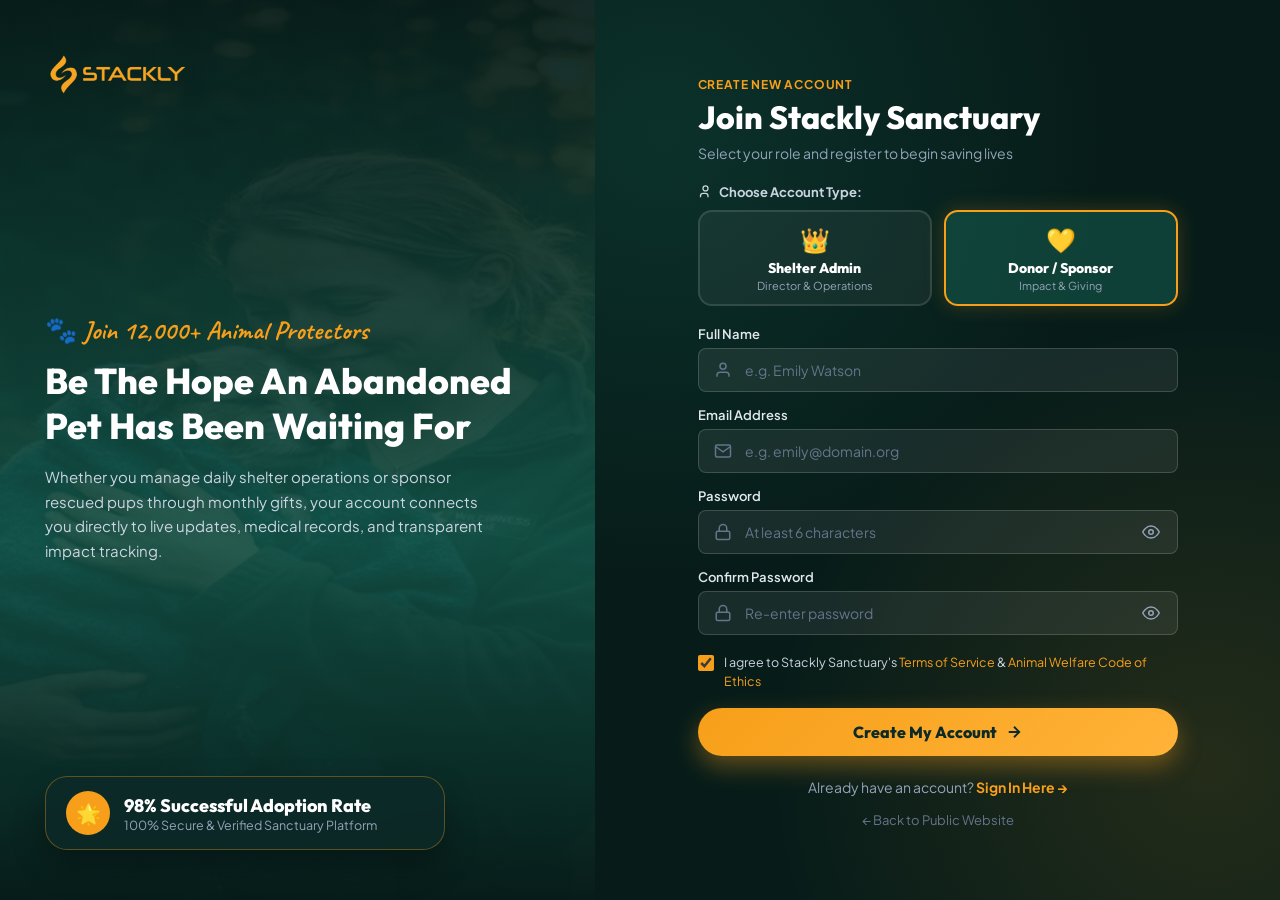
<file: signup.html>
<!DOCTYPE html>
<html lang="en">
<head>
  <meta charset="UTF-8">
  <meta name="viewport" content="width=device-width, initial-scale=1.0">
  <title>Sign Up | Stackly Animal Sanctuary & Rescue</title>
  
  <!-- Google Fonts -->
  <link rel="preconnect" href="https://fonts.googleapis.com">
  <link rel="preconnect" href="https://fonts.gstatic.com" crossorigin>
  <link href="https://fonts.googleapis.com/css2?family=Outfit:wght@400;500;600;700;800;900&family=Plus+Jakarta+Sans:wght@400;500;600;700;800&family=Caveat:wght@600;700&display=swap" rel="stylesheet">
  
  <style>
    :root {
      --primary-green: #14594c;
      --forest-green: #1a6d5d;
      --dark-teal: #0c2a27;
      --darker-teal: #071c19;
      --accent-gold: #f79f1a;
      --accent-gold-hover: #e58e0f;
      --text-main: #0f172a;
      --text-muted: #64748b;
      --border-color: #e2e8f0;
      --font-main: 'Plus Jakarta Sans', system-ui, -apple-system, sans-serif;
      --font-accent: 'Outfit', sans-serif;
      --font-script: 'Caveat', cursive, sans-serif;
      --radius-sm: 8px;
      --radius-md: 14px;
      --radius-lg: 22px;
      --transition: all 0.25s cubic-bezier(0.16, 1, 0.3, 1);
    }

    * {
      margin: 0;
      padding: 0;
      box-sizing: border-box;
    }

    body {
      font-family: var(--font-main);
      background-color: var(--darker-teal);
      color: var(--text-main);
      min-height: 100vh;
      display: flex;
      align-items: center;
      justify-content: center;
      overflow-x: hidden;
    }

    /* Auth Split Layout */
    .auth-wrapper {
      width: 100%;
      min-height: 100vh;
      display: grid;
      grid-template-columns: 1fr 1.15fr;
      position: relative;
    }

    /* Left Visual Panel with High Quality WebP Image: howwe-1.webp (<100KB) */
    .auth-visual-panel {
      position: relative;
      background-color: var(--dark-teal);
      display: flex;
      flex-direction: column;
      justify-content: space-between;
      padding: 50px 45px;
      overflow: hidden;
    }

    .auth-visual-bg {
      position: absolute;
      inset: 0;
      width: 100%;
      height: 100%;
      object-fit: cover;
      opacity: 0.38;
      filter: saturate(1.1);
      transform: scale(1.03);
      transition: transform 8s ease;
    }

    .auth-visual-panel:hover .auth-visual-bg {
      transform: scale(1.08);
    }

    .auth-visual-overlay {
      position: absolute;
      inset: 0;
      background: linear-gradient(180deg, rgba(7, 28, 25, 0.85) 0%, rgba(20, 89, 76, 0.75) 60%, rgba(7, 28, 25, 0.95) 100%);
      z-index: 1;
    }

    .auth-visual-content {
      position: relative;
      z-index: 2;
    }

    .auth-brand-logo {
      height: 48px;
      width: auto;
      max-width: 180px;
      object-fit: contain;
      filter: drop-shadow(0 4px 10px rgba(0, 0, 0, 0.4));
        filter: brightness(0) saturate(100%) invert(68%) sepia(89%) 
            saturate(1050%) hue-rotate(343deg) brightness(99%) contrast(96%);
    }

    .visual-quote-box {
      position: relative;
      z-index: 2;
      margin: 40px 0;
    }

    .visual-script-tag {
      font-family: var(--font-script);
      font-size: 26px;
      color: var(--accent-gold);
      font-weight: 700;
      margin-bottom: 12px;
      display: block;
    }

    .visual-quote-title {
      font-family: var(--font-accent);
      font-size: clamp(26px, 2.8vw, 36px);
      font-weight: 800;
      color: #ffffff;
      line-height: 1.25;
      margin-bottom: 16px;
    }

    .visual-quote-desc {
      font-size: 15px;
      color: #cbd5e1;
      line-height: 1.65;
      max-width: 440px;
    }

    /* Floating Stat Pill */
    .visual-stat-pill {
      position: relative;
      z-index: 2;
      display: inline-flex;
      align-items: center;
      gap: 14px;
      background: rgba(12, 42, 39, 0.85);
      border: 1px solid rgba(247, 159, 26, 0.35);
      backdrop-filter: blur(12px);
      border-radius: var(--radius-lg);
      padding: 14px 20px;
      box-shadow: 0 16px 32px rgba(0, 0, 0, 0.3);
      max-width: 400px;
    }

    .visual-stat-icon {
      width: 44px;
      height: 44px;
      border-radius: 50%;
      background: var(--accent-gold);
      color: var(--dark-teal);
      display: flex;
      align-items: center;
      justify-content: center;
      font-size: 20px;
      flex-shrink: 0;
    }

    .visual-stat-num {
      font-family: var(--font-accent);
      font-size: 18px;
      font-weight: 800;
      color: #ffffff;
    }

    .visual-stat-lbl {
      font-size: 12.5px;
      color: #94a3b8;
    }

    /* Right Form Panel */
    .auth-form-panel {
      background: radial-gradient(circle at 10% 15%, rgba(20, 89, 76, 0.35) 0%, transparent 45%),
                  radial-gradient(circle at 90% 85%, rgba(247, 159, 26, 0.12) 0%, transparent 45%),
                  var(--darker-teal);
      display: flex;
      flex-direction: column;
      justify-content: center;
      padding: 50px 70px;
      position: relative;
    }

    .auth-card-inner {
      width: 100%;
      max-width: 480px;
      margin: 0 auto;
    }

    .auth-header {
      margin-bottom: 22px;
    }

    .auth-header-tag {
      font-size: 12px;
      font-weight: 700;
      text-transform: uppercase;
      letter-spacing: 0.8px;
      color: var(--accent-gold);
      margin-bottom: 6px;
      display: inline-block;
    }

    .auth-title {
      font-family: var(--font-accent);
      font-size: 32px;
      font-weight: 800;
      color: #ffffff;
      line-height: 1.2;
      margin-bottom: 8px;
    }

    .auth-subtitle {
      font-size: 14px;
      color: #94a3b8;
    }

    /* Role Choice Radio Cards */
    .role-selection-box {
      margin-bottom: 20px;
    }

    .role-label-title {
      font-size: 13px;
      font-weight: 700;
      color: #cbd5e1;
      margin-bottom: 10px;
      display: flex;
      align-items: center;
      gap: 6px;
    }

    .role-grid {
      display: grid;
      grid-template-columns: 1fr 1fr;
      gap: 12px;
    }

    .role-card {
      position: relative;
      background: rgba(255, 255, 255, 0.05);
      border: 2px solid rgba(255, 255, 255, 0.12);
      border-radius: var(--radius-md);
      padding: 12px 10px;
      text-align: center;
      cursor: pointer;
      transition: var(--transition);
      user-select: none;
    }

    .role-card:hover {
      border-color: rgba(247, 159, 26, 0.5);
      background: rgba(20, 89, 76, 0.35);
      transform: translateY(-2px);
    }

    .role-card.active {
      border-color: var(--accent-gold);
      background: rgba(20, 89, 76, 0.6);
      box-shadow: 0 0 20px rgba(247, 159, 26, 0.22);
    }

    .role-icon {
      font-size: 24px;
      margin-bottom: 4px;
      display: block;
    }

    .role-name {
      font-family: var(--font-accent);
      font-size: 14px;
      font-weight: 800;
      color: #ffffff;
      display: block;
    }

    .role-sub {
      font-size: 11px;
      color: #94a3b8;
      display: block;
      margin-top: 2px;
    }

    /* Form Fields */
    .form-group {
      margin-bottom: 15px;
    }

    .form-label {
      display: block;
      font-size: 13px;
      font-weight: 600;
      color: #e2e8f0;
      margin-bottom: 6px;
    }

    .input-wrap {
      position: relative;
      display: flex;
      align-items: center;
    }

    .input-icon {
      position: absolute;
      left: 16px;
      color: #64748b;
      pointer-events: none;
      display: flex;
      align-items: center;
      justify-content: center;
    }

    .form-input {
      width: 100%;
      padding: 12px 44px 12px 46px;
      background: rgba(255, 255, 255, 0.07);
      border: 1.5px solid rgba(255, 255, 255, 0.16);
      border-radius: var(--radius-sm);
      color: #ffffff;
      font-family: inherit;
      font-size: 14px;
      outline: none;
      transition: var(--transition);
    }

    .form-input:focus {
      border-color: var(--accent-gold);
      background: rgba(255, 255, 255, 0.12);
      box-shadow: 0 0 0 3px rgba(247, 159, 26, 0.2);
    }

    .form-input::placeholder {
      color: #64748b;
    }

    .toggle-pwd-btn {
      position: absolute;
      right: 14px;
      background: none;
      border: none;
      color: #94a3b8;
      cursor: pointer;
      padding: 4px;
      display: flex;
      align-items: center;
      justify-content: center;
      transition: color 0.2s;
    }

    .toggle-pwd-btn:hover {
      color: #ffffff;
    }

    /* Terms Checkbox */
    .terms-row {
      margin: 18px 0;
      font-size: 12.5px;
      color: #cbd5e1;
      line-height: 1.5;
    }

    .custom-check-label {
      display: flex;
      align-items: flex-start;
      gap: 10px;
      cursor: pointer;
    }

    .custom-check-label input {
      accent-color: var(--accent-gold);
      width: 16px;
      height: 16px;
      cursor: pointer;
      margin-top: 2px;
      flex-shrink: 0;
    }

    .terms-link {
      color: var(--accent-gold);
      text-decoration: none;
    }

    .terms-link:hover {
      text-decoration: underline;
    }

    /* Submit Button */
    .btn-auth-submit {
      width: 100%;
      padding: 14px 24px;
      background: linear-gradient(135deg, var(--accent-gold) 0%, #ffb338 100%);
      color: var(--dark-teal);
      border: none;
      border-radius: 999px;
      font-family: var(--font-accent);
      font-size: 16px;
      font-weight: 800;
      cursor: pointer;
      transition: var(--transition);
      box-shadow: 0 10px 24px rgba(247, 159, 26, 0.38);
      display: flex;
      align-items: center;
      justify-content: center;
      gap: 8px;
    }

    .btn-auth-submit:hover {
      transform: translateY(-2px);
      box-shadow: 0 14px 30px rgba(247, 159, 26, 0.55);
      background: linear-gradient(135deg, #ffae2e 0%, var(--accent-gold) 100%);
    }

    .btn-auth-submit:active {
      transform: translateY(0);
    }

    /* Auth Switch Link */
    .auth-switch-text {
      text-align: center;
      font-size: 14px;
      color: #94a3b8;
      margin-top: 22px;
    }

    .auth-switch-text a {
      color: var(--accent-gold);
      font-weight: 700;
      text-decoration: none;
    }

    .auth-switch-text a:hover {
      text-decoration: underline;
    }

    .back-home-bottom {
      display: block;
      text-align: center;
      margin-top: 16px;
      color: #64748b;
      font-size: 13px;
      text-decoration: none;
      transition: color 0.2s;
    }

    .back-home-bottom:hover {
      color: var(--accent-gold);
    }

    /* Responsive adjustments */
    @media (max-width: 991px) {
      .auth-wrapper {
        grid-template-columns: 1fr;
      }
      .auth-visual-panel {
        display: none;
      }
      .auth-form-panel {
        padding: 50px 24px;
      }
      .auth-title {
        font-size: 28px;
      }
    }

    @media (max-width: 480px) {
      .auth-form-panel {
        padding: 40px 16px;
      }
      .role-grid {
        grid-template-columns: 1fr;
      }
    }
  </style>
</head>
<body>

  <div class="auth-wrapper">

    <!-- Left Visual Panel (High Quality WebP Image: howwe-1.webp, 52KB) -->
    <div class="auth-visual-panel">
      <!-- WebP Background Image (<100KB) -->
      <img src="asset/images/howwe-1.webp" alt="Animal Rescue Volunteer" class="auth-visual-bg">
      <div class="auth-visual-overlay"></div>

      <!-- Top Branding -->
      <div class="auth-visual-content">
        <a href="index.html">
          <img src="asset/images/stackly_.webp" alt="Stackly Animal Welfare" class="auth-brand-logo">
        </a>
      </div>

      <!-- Middle Emotional Quote -->
      <div class="visual-quote-box">
        <span class="visual-script-tag">🐾 Join 12,000+ Animal Protectors</span>
        <h2 class="visual-quote-title">Be The Hope An Abandoned Pet Has Been Waiting For</h2>
        <p class="visual-quote-desc">
          Whether you manage daily shelter operations or sponsor rescued pups through monthly gifts, your account connects you directly to live updates, medical records, and transparent impact tracking.
        </p>
      </div>

      <!-- Bottom Verified Stat Pill -->
      <div class="visual-stat-pill">
        <div class="visual-stat-icon">🌟</div>
        <div>
          <div class="visual-stat-num">98% Successful Adoption Rate</div>
          <div class="visual-stat-lbl">100% Secure &amp; Verified Sanctuary Platform</div>
        </div>
      </div>
    </div>

    <!-- Right Form Panel -->
    <div class="auth-form-panel">
      <div class="auth-card-inner">
        
        <!-- Header -->
        <div class="auth-header">
          <span class="auth-header-tag">Create New Account</span>
          <h1 class="auth-title">Join Stackly Sanctuary</h1>
          <p class="auth-subtitle">Select your role and register to begin saving lives</p>
        </div>

        <!-- 2 Roles Selector (Admin vs Donor) -->
        <div class="role-selection-box">
          <div class="role-label-title">
            <svg width="15" height="15" fill="none" stroke="currentColor" stroke-width="2" viewBox="0 0 24 24"><path d="M16 21v-2a4 4 0 0 0-4-4H8a4 4 0 0 0-4 4v2"/><circle cx="12" cy="7" r="4"/></svg>
            Choose Account Type:
          </div>
          <div class="role-grid">
            
            <!-- Option 1: Admin -->
            <div class="role-card" id="roleBtnAdmin" onclick="setRole('admin')">
              <span class="role-icon">👑</span>
              <span class="role-name">Shelter Admin</span>
              <span class="role-sub">Director &amp; Operations</span>
            </div>

            <!-- Option 2: Donor -->
            <div class="role-card active" id="roleBtnDonor" onclick="setRole('donor')">
              <span class="role-icon">💛</span>
              <span class="role-name">Donor / Sponsor</span>
              <span class="role-sub">Impact &amp; Giving</span>
            </div>

          </div>
        </div>

        <!-- Signup Form -->
        <form id="authSignupForm" novalidate>
          
          <!-- Full Name Field -->
          <div class="form-group">
            <label class="form-label" for="signupName">Full Name</label>
            <div class="input-wrap">
              <span class="input-icon">
                <svg width="18" height="18" fill="none" stroke="currentColor" stroke-width="2" viewBox="0 0 24 24"><path d="M20 21v-2a4 4 0 0 0-4-4H8a4 4 0 0 0-4 4v2"/><circle cx="12" cy="7" r="4"/></svg>
              </span>
              <input type="text" id="signupName" class="form-input" placeholder="e.g. Emily Watson" required>
            </div>
          </div>

          <!-- Email Field -->
          <div class="form-group">
            <label class="form-label" for="signupEmail">Email Address</label>
            <div class="input-wrap">
              <span class="input-icon">
                <svg width="18" height="18" fill="none" stroke="currentColor" stroke-width="2" viewBox="0 0 24 24"><path d="M4 4h16c1.1 0 2 .9 2 2v12c0 1.1-.9 2-2 2H4c-1.1 0-2-.9-2-2V6c0-1.1.9-2 2-2z"/><polyline points="22,6 12,13 2,6"/></svg>
              </span>
              <input type="email" id="signupEmail" class="form-input" placeholder="e.g. emily@domain.org" required>
            </div>
          </div>

          <!-- Password Field -->
          <div class="form-group">
            <label class="form-label" for="signupPassword">Password</label>
            <div class="input-wrap">
              <span class="input-icon">
                <svg width="18" height="18" fill="none" stroke="currentColor" stroke-width="2" viewBox="0 0 24 24"><rect x="3" y="11" width="18" height="11" rx="2" ry="2"/><path d="M7 11V7a5 5 0 0 1 10 0v4"/></svg>
              </span>
              <input type="password" id="signupPassword" class="form-input" placeholder="At least 6 characters" required>
              <button type="button" class="toggle-pwd-btn" onclick="togglePasswordVisibility('signupPassword', this)" aria-label="Toggle password visibility">
                <svg width="18" height="18" fill="none" stroke="currentColor" stroke-width="2" viewBox="0 0 24 24"><path d="M1 12s4-8 11-8 11 8 11 8-4 8-11 8-11-8-11-8z"/><circle cx="12" cy="12" r="3"/></svg>
              </button>
            </div>
          </div>

          <!-- Confirm Password Field -->
          <div class="form-group">
            <label class="form-label" for="signupConfirmPassword">Confirm Password</label>
            <div class="input-wrap">
              <span class="input-icon">
                <svg width="18" height="18" fill="none" stroke="currentColor" stroke-width="2" viewBox="0 0 24 24"><rect x="3" y="11" width="18" height="11" rx="2" ry="2"/><path d="M7 11V7a5 5 0 0 1 10 0v4"/></svg>
              </span>
              <input type="password" id="signupConfirmPassword" class="form-input" placeholder="Re-enter password" required>
              <button type="button" class="toggle-pwd-btn" onclick="togglePasswordVisibility('signupConfirmPassword', this)" aria-label="Toggle password visibility">
                <svg width="18" height="18" fill="none" stroke="currentColor" stroke-width="2" viewBox="0 0 24 24"><path d="M1 12s4-8 11-8 11 8 11 8-4 8-11 8-11-8-11-8z"/><circle cx="12" cy="12" r="3"/></svg>
              </button>
            </div>
          </div>

          <!-- Terms Checkbox -->
          <div class="terms-row">
            <label class="custom-check-label">
              <input type="checkbox" id="acceptTerms" required checked>
              <span>I agree to Stackly Sanctuary's <a href="javascript:void(0)" class="terms-link">Terms of Service</a> &amp; <a href="javascript:void(0)" class="terms-link">Animal Welfare Code of Ethics</a></span>
            </label>
          </div>

          <!-- Submit Button -->
          <button type="submit" class="btn-auth-submit">
            <span>Create My Account</span>
            <svg width="18" height="18" fill="none" stroke="currentColor" stroke-width="2.5" viewBox="0 0 24 24"><path d="M5 12h14M12 5l7 7-7 7"/></svg>
          </button>
        </form>

        <!-- Switch to Login -->
        <div class="auth-switch-text">
          Already have an account?
          <a href="login.html">Sign In Here →</a>
        </div>

        <!-- Return Home -->
        <a href="index.html" class="back-home-bottom">← Back to Public Website</a>

      </div>
    </div>

  </div>

  <script>
    let selectedRole = 'donor'; // Default to donor on signup

    const roleTargets = {
      'admin': 'dashboard-admin.html',
      'donor': 'dashboard-donor.html'
    };

    function setRole(role) {
      selectedRole = role;
      document.getElementById('roleBtnAdmin').classList.toggle('active', role === 'admin');
      document.getElementById('roleBtnDonor').classList.toggle('active', role === 'donor');
    }

    function togglePasswordVisibility(fieldId, btn) {
      const field = document.getElementById(fieldId);
      if (field.type === 'password') {
        field.type = 'text';
        btn.innerHTML = `<svg width="18" height="18" fill="none" stroke="currentColor" stroke-width="2" viewBox="0 0 24 24"><path d="M17.94 17.94A10.07 10.07 0 0 1 12 20c-7 0-11-8-11-8a18.45 18.45 0 0 1 5.06-5.94M9.9 4.24A9.12 9.12 0 0 1 12 4c7 0 11 8 11 8a18.5 18.5 0 0 1-2.16 3.19m-6.72-1.07a3 3 0 1 1-4.24-4.24"/><line x1="1" y1="1" x2="23" y2="23"/></svg>`;
      } else {
        field.type = 'password';
        btn.innerHTML = `<svg width="18" height="18" fill="none" stroke="currentColor" stroke-width="2" viewBox="0 0 24 24"><path d="M1 12s4-8 11-8 11 8 11 8-4 8-11 8-11-8-11-8z"/><circle cx="12" cy="12" r="3"/></svg>`;
      }
    }

    document.getElementById('authSignupForm').addEventListener('submit', function(e) {
      e.preventDefault();
      const name = document.getElementById('signupName').value.trim();
      const email = document.getElementById('signupEmail').value.trim();
      const pwd = document.getElementById('signupPassword').value;
      const confirmPwd = document.getElementById('signupConfirmPassword').value;
      const terms = document.getElementById('acceptTerms').checked;

      if (!name) {
        alert('Please enter your full name.');
        return;
      }
      if (!email || !email.includes('@')) {
        alert('Please enter a valid email address.');
        return;
      }
      if (!pwd || pwd.length < 6) {
        alert('Password must be at least 6 characters.');
        return;
      }
      if (pwd !== confirmPwd) {
        alert('Passwords do not match. Please re-check.');
        return;
      }
      if (!terms) {
        alert('You must accept the terms & conditions.');
        return;
      }

      // Store new user info
      localStorage.setItem('stackly_user_name', name);
      localStorage.setItem('stackly_user_email', email);
      localStorage.setItem('stackly_user_role', selectedRole);

      alert(`🎉 Welcome to Stackly Sanctuary, ${name}! Your ${selectedRole === 'admin' ? 'Admin' : 'Donor'} account has been created successfully.`);
      const destination = roleTargets[selectedRole] || 'dashboard-donor.html';
      window.location.href = destination;
    });
  </script>

  <script src="asset/js/redirect-404.js" defer></script>
</body>
</html>
</file>
<file: asset/css/style.css>
/* ==========================================================================
   CHARIVO - ANIMAL WELFARE DONATION PLATFORM THEME
   Header, Hero, Mission & Causes Auto-Slider Section (Exact match to screenshots)
   ========================================================================== */

:root {
  --primary-green: #14594c;
  --dark-teal: #0c2a27;
  --darker-teal: #081d1b;
  --forest-green: #1a6d5d;
  --accent-gold: #f79f1a;
  --accent-gold-hover: #e58e0f;
  --accent-yellow: #ffc107;
  --bg-light: #f7faf9;
  --bg-white: #ffffff;
  --text-main: #1e293b;
  --text-muted: #64748b;
  --text-light: #e2e8f0;
  --border-color: #e2e8f0;
  --font-main: 'Plus Jakarta Sans', system-ui, -apple-system, sans-serif;
  --font-accent: 'Outfit', sans-serif;
  --font-script: 'Caveat', cursive, sans-serif;
  --radius-sm: 6px;
  --radius-md: 10px;
  --radius-lg: 20px;
  --radius-pill: 50px;
  --shadow-sm: 0 4px 6px -1px rgba(0, 0, 0, 0.07);
  --shadow-md: 0 10px 25px -5px rgba(0, 0, 0, 0.12), 0 8px 10px -6px rgba(0, 0, 0, 0.05);
  --shadow-lg: 0 20px 35px -5px rgba(0, 0, 0, 0.18);
  --transition: all 0.35s cubic-bezier(0.25, 1, 0.5, 1);
}

/* Base Styles */
* {
  margin: 0;
  padding: 0;
  box-sizing: border-box;
}

html {
  scroll-behavior: smooth;
  font-family: var(--font-main);
  background-color: var(--dark-teal);
  color: var(--text-main);
  overflow-x: hidden;
}

body {
  overflow-x: hidden;
  line-height: 1.5;
  background-color: var(--dark-teal);
}

a {
  text-decoration: none;
  color: inherit;
  transition: var(--transition);
}

ul {
  list-style: none;
}

img {
  max-width: 100%;
  height: auto;
  display: block;
}

button {
  cursor: pointer;
  border: none;
  background: none;
  font-family: inherit;
  transition: var(--transition);
}

.container {
  width: 100%;
  max-width: 1320px;
  margin: 0 auto;
  padding: 0 24px;
}

.container-fluid {
  width: 100%;
  max-width: 1540px;
  margin: 0 auto;
  padding: 0 24px;
}

/* ==========================================================================
   HEADER & TOP NOTIFICATION BAR (Exact screenshot styling)
   ========================================================================== */

.site-header {
  position: relative;
  width: 100%;
  z-index: 100;
  background-color: var(--dark-teal);
}

.top-bar {
  background-color: var(--dark-teal);
  color: #c9d7d4;
  font-size: 13.5px;
  border-bottom: 1px solid rgba(255, 255, 255, 0.08);
  position: relative;
  z-index: 10;
}

.top-bar-inner {
  display: flex;
  align-items: center;
  justify-content: space-between;
  min-height: 48px;
  padding-left: 275px;
  padding-right: 32px;
}

.top-bar-notice {
  color: #d1dedc;
  letter-spacing: 0.2px;
  font-weight: 400;
}

.top-bar-right {
  display: flex;
  align-items: center;
  gap: 16px;
}

.top-bar-right .follow-label {
  color: #cad8d5;
  font-weight: 500;
  font-size: 13.5px;
}

.social-links {
  display: flex;
  align-items: center;
  gap: 14px;
}

.social-links a {
  color: #ffffff;
  display: inline-flex;
  align-items: center;
  justify-content: center;
  transition: var(--transition);
}

.social-links a:hover {
  color: var(--accent-gold);
  transform: translateY(-2px);
}

/* Brand Logo with Angled Green Polygon (Matches Screenshot) */
.brand-badge {
  position: absolute;
  top: 0;
  left: 0;
  height: 106px;
  background-color: var(--primary-green);
  display: flex;
  align-items: center;
  padding: 0 46px 0 34px;
  z-index: 30;
  clip-path: polygon(0 0, 100% 0, 84% 100%, 0% 100%);
  box-shadow: 4px 0 15px rgba(0, 0, 0, 0.15);
  transition: var(--transition);
}

.brand-badge:hover {
  background-color: var(--forest-green);
}

.brand-logo-link {
  display: flex;
  align-items: center;
  gap: 12px;
   filter: brightness(0) saturate(100%) invert(68%) sepia(89%) 
            saturate(1050%) hue-rotate(343deg) brightness(99%) contrast(96%);
  text-decoration: none;
}

.brand-logo-img {
  max-height: 48px;
  width: auto;
  max-width: 170px;
  object-fit: contain;
  display: block;
}

.logo-icon-svg {
  width: 44px;
  height: 44px;
  flex-shrink: 0;
  filter: drop-shadow(0 2px 4px rgba(0,0,0,0.25));
}

.brand-name {
  font-family: var(--font-accent);
  font-size: 32px;
  font-weight: 800;
  letter-spacing: -0.5px;
  color: #ffffff;
}

/* Floating White Main Navbar (Matches Screenshot) */
.nav-bar-container {
  position: relative;
  padding: 10px 30px 0 270px;
  z-index: 20;
}

.floating-navbar {
  background: #ffffff;
  border-radius: var(--radius-md) var(--radius-md) 0 0;
  display: flex;
  align-items: center;
  justify-content: space-between;
  padding: 0 0 0 28px;
  box-shadow: 0 12px 30px rgba(0, 0, 0, 0.2);
  height: 68px;
  position: relative;
  overflow: visible;
}

.nav-menu {
  display: flex;
  align-items: center;
  gap: 28px;
}

.nav-item {
  position: relative;
}

.nav-link {
  font-size: 15px;
  font-weight: 600;
  color: #1e293b;
  display: inline-flex;
  align-items: center;
  gap: 6px;
  padding: 22px 0;
  transition: var(--transition);
}

.nav-link svg.chevron {
  width: 10px;
  height: 10px;
  stroke-width: 2.5;
  transition: transform 0.25s ease;
}

.nav-link:hover,
.nav-item.active .nav-link {
  color: var(--primary-green);
}

.nav-link:hover svg.chevron {
  transform: rotate(180deg);
}

.dropdown-menu {
  position: absolute;
  top: 100%;
  left: -12px;
  min-width: 220px;
  background: #ffffff;
  border-radius: var(--radius-md);
  box-shadow: var(--shadow-lg);
  padding: 12px 0;
  opacity: 0;
  visibility: hidden;
  transform: translateY(14px);
  transition: var(--transition);
  z-index: 100;
  border: 1px solid rgba(0, 0, 0, 0.06);
}

.nav-item:hover .dropdown-menu {
  opacity: 1;
  visibility: visible;
  transform: translateY(0);
}

.dropdown-menu li a {
  display: block;
  padding: 9px 22px;
  font-size: 14px;
  font-weight: 500;
  color: #334155;
}

.dropdown-menu li a:hover {
  background: #f1f7f5;
  color: var(--primary-green);
  padding-left: 26px;
}

.nav-actions {
  display: flex;
  align-items: center;
  height: 100%;
}

.icon-btn-group {
  display: flex;
  align-items: center;
  gap: 12px;
  margin-right: 18px;
}

.btn-search {
  width: 44px;
  height: 44px;
  border-radius: 50%;
  background: var(--accent-gold);
  color: #ffffff;
  display: inline-flex;
  align-items: center;
  justify-content: center;
  transition: var(--transition);
}

.btn-search:hover {
  background: var(--accent-gold-hover);
  transform: scale(1.06);
}

.btn-cart {
  width: 44px;
  height: 44px;
  border-radius: 50%;
  background: var(--primary-green);
  color: #ffffff;
  display: inline-flex;
  align-items: center;
  justify-content: center;
  transition: var(--transition);
}

.btn-cart:hover {
  background: var(--forest-green);
  transform: scale(1.06);
}

.donate-cta-wrap {
  display: flex;
  height: 100%;
}

.btn-donate-now,
.btn-login-nav {
  background: var(--accent-gold);
  color: #ffffff;
  font-size: 15px;
  font-weight: 700;
  padding: 0 26px;
  display: flex;
  align-items: center;
  justify-content: center;
  gap: 8px;
  height: 68px;
  transition: var(--transition);
  letter-spacing: 0.2px;
  text-decoration: none;
  cursor: pointer;
  border: none;
}

.btn-donate-now:hover,
.btn-login-nav:hover {
  background: var(--accent-gold-hover);
  color: #ffffff;
  text-decoration: none;
}

.btn-donate-now svg.heart-icon {
  width: 17px;
  height: 17px;
  fill: #ffffff;
  transition: transform 0.3s ease;
}

.btn-donate-now:hover svg.heart-icon {
  transform: scale(1.25);
}

.btn-grid-dots {
  background: var(--accent-gold);
  color: #ffffff;
  width: 58px;
  height: 68px;
  display: flex;
  align-items: center;
  justify-content: center;
  border-left: 1px solid rgba(255, 255, 255, 0.2);
  transition: var(--transition);
}

.btn-grid-dots:hover {
  background: var(--accent-gold-hover);
}

.grid-3x3 {
  display: grid;
  grid-template-columns: repeat(3, 4.5px);
  gap: 3.5px;
}

.grid-3x3 span {
  width: 4.5px;
  height: 4.5px;
  background: #ffffff;
  border-radius: 1px;
}

.mobile-nav-toggle {
  display: none;
  font-size: 24px;
  color: #1e293b;
  padding: 10px;
}

/* Prevent back screen scrolling when hamburger menu is open */
html.nav-menu-open,
body.nav-menu-open {
  overflow: hidden !important;
  overscroll-behavior: none;
}

/* Mobile Navigation Backdrop Overlay */
.mobile-nav-backdrop {
  position: fixed;
  inset: 0;
  width: 100vw;
  height: 100vh;
  background: rgba(12, 42, 39, 0.62);
  backdrop-filter: blur(4px);
  -webkit-backdrop-filter: blur(4px);
  z-index: 99;
  opacity: 0;
  visibility: hidden;
  transition: opacity 0.28s ease, visibility 0.28s ease;
  pointer-events: none;
  touch-action: none;
}

.mobile-nav-backdrop.active {
  opacity: 1;
  visibility: visible;
  pointer-events: auto;
}

/* ==========================================================================
   HERO SECTION - 5 WEBP SLIDER WITH INCREASED HEIGHT
   ========================================================================== */

.hero-slider-section {
  position: relative;
  width: 100%;
  min-height: 860px;
  overflow: hidden;
  background-color: var(--dark-teal);
  color: #ffffff;
}

.hero-deco-topleft {
  position: absolute;
  top: 0;
  left: 0;
  width: 320px;
  height: 280px;
  pointer-events: none;
  z-index: 12;
  opacity: 0.9;
}

.hero-deco-stars {
  position: absolute;
  top: 80px;
  right: 5%;
  color: var(--accent-gold);
  font-size: 20px;
  letter-spacing: 9px;
  line-height: 1.4;
  z-index: 12;
  opacity: 0.95;
  font-weight: 400;
  pointer-events: none;
}

.hero-floating-heart {
  position: absolute;
  top: 30%;
  left: 49%;
  z-index: 12;
  animation: floatHeart 4.5s ease-in-out infinite alternate;
  filter: drop-shadow(0 4px 12px rgba(247, 159, 26, 0.45));
  pointer-events: none;
}

@keyframes floatHeart {
  0% { transform: translateY(0) scale(1) rotate(-6deg); }
  100% { transform: translateY(-18px) scale(1.18) rotate(10deg); }
}

.hero-slider-track {
  position: relative;
  width: 100%;
  height: 860px;
}

.hero-slide {
  position: absolute;
  inset: 0;
  width: 100%;
  height: 100%;
  opacity: 0;
  visibility: hidden;
  transition: opacity 0.9s cubic-bezier(0.4, 0, 0.2, 1), visibility 0.9s;
  display: flex;
  align-items: center;
  z-index: 1;
}

.hero-slide.active {
  opacity: 1;
  visibility: visible;
  z-index: 5;
}

.slide-bg-img {
  position: absolute;
  inset: 0;
  width: 100%;
  height: 100%;
  object-fit: cover;
  object-position: center;
  transform: scale(1.08);
  transition: transform 7s ease-out;
}

.hero-slide.active .slide-bg-img {
  transform: scale(1);
}

.slide-overlay {
  position: absolute;
  inset: 0;
  background: linear-gradient(
    90deg,
    rgba(12, 42, 39, 0.95) 0%,
    rgba(12, 42, 39, 0.88) 45%,
    rgba(12, 42, 39, 0.42) 80%,
    rgba(12, 42, 39, 0.65) 100%
  );
  z-index: 2;
}

.hero-content {
  position: relative;
  z-index: 10;
  max-width: 720px;
  padding: 100px 0 120px 0;
}

.hero-subtitle {
  display: inline-flex;
  align-items: center;
  gap: 8px;
  color: var(--accent-gold);
  font-family: var(--font-script);
  font-size: 26px;
  font-weight: 700;
  margin-bottom: 24px;
  letter-spacing: 0.5px;
  transform: translateY(20px);
  opacity: 0;
  transition: all 0.7s ease 0.2s;
}

.hero-subtitle .gold-arrow-line {
  font-family: var(--font-main);
  font-size: 18px;
  letter-spacing: 2px;
}

.hero-slide.active .hero-subtitle {
  transform: translateY(0);
  opacity: 1;
}

.hero-title {
  font-family: var(--font-main);
  font-size: 72px;
  line-height: 1.12;
  font-weight: 800;
  color: #ffffff;
  letter-spacing: -1.5px;
  transform: translateY(30px);
  opacity: 0;
  transition: all 0.7s ease 0.4s;
}

.hero-slide.active .hero-title {
  transform: translateY(0);
  opacity: 1;
}

.hero-title .highlight-text {
  color: var(--accent-gold);
}

.hand-heart-badge {
  display: inline-flex;
  align-items: center;
  position: relative;
  vertical-align: middle;
  margin-left: 6px;
  font-size: 54px;
  filter: drop-shadow(0 4px 8px rgba(0,0,0,0.35));
}

.hand-heart-badge .tiny-inner-heart {
  position: absolute;
  top: 50%;
  left: 50%;
  transform: translate(-50%, -40%);
  font-size: 20px;
}

.slider-arrow-btn {
  position: absolute;
  top: 54%;
  transform: translateY(-50%);
  width: 52px;
  height: 52px;
  border-radius: 50%;
  background: rgba(255, 255, 255, 0.12);
  border: 1px solid rgba(255, 255, 255, 0.25);
  color: #ffffff;
  display: flex;
  align-items: center;
  justify-content: center;
  z-index: 15;
  backdrop-filter: blur(8px);
  transition: var(--transition);
}

.slider-arrow-btn:hover {
  background: var(--accent-gold);
  border-color: var(--accent-gold);
  transform: translateY(-50%) scale(1.1);
}

.slider-prev {
  left: 32px;
}

.slider-next {
  right: 32px;
}

.slider-dots-container {
  position: absolute;
  bottom: 40px;
  left: 50%;
  transform: translateX(-50%);
  display: flex;
  align-items: center;
  gap: 10px;
  z-index: 15;
}

.slider-dot {
  width: 12px;
  height: 12px;
  border-radius: 50%;
  background: rgba(255, 255, 255, 0.35);
  transition: var(--transition);
  cursor: pointer;
  border: none;
}

.slider-dot.active {
  background: var(--accent-gold);
  width: 32px;
  border-radius: 10px;
}

/* ==========================================================================
   MISSION SECTION (Matches 2nd Screenshot)
   ========================================================================== */

.mission-section {
  position: relative;
  background-color: #ffffff;
  padding: 100px 0 110px 0;
  overflow: hidden;
}

.mission-deco-arcs {
  position: absolute;
  top: 0;
  right: 0;
  width: 130px;
  height: 130px;
  pointer-events: none;
  z-index: 1;
}

.mission-grid {
  display: grid;
  grid-template-columns: 1.05fr 1fr;
  gap: 60px;
  align-items: center;
  position: relative;
  z-index: 2;
}

.mission-media-block {
  position: relative;
  padding-right: 20px;
}

.mission-main-img-wrap {
  position: relative;
  border-radius: 24px;
  overflow: hidden;
  box-shadow: 0 15px 35px rgba(0, 0, 0, 0.08);
  max-width: 480px;
}

.mission-main-img {
  width: 100%;
  height: 480px;
  object-fit: cover;
  transition: transform 0.6s ease;
}

.mission-media-block:hover .mission-main-img {
  transform: scale(1.03);
}

.mission-gold-bracket {
  position: absolute;
  top: 10%;
  right: -10px;
  width: 24px;
  height: 80%;
  border-right: 2.5px solid var(--accent-gold);
  pointer-events: none;
}

.mission-badge-stat {
  position: absolute;
  top: 60px;
  right: 0;
  background-color: var(--primary-green);
  border-radius: 20px;
  padding: 24px 28px;
  color: #ffffff;
  box-shadow: 0 15px 35px rgba(20, 89, 76, 0.28);
  z-index: 10;
  min-width: 210px;
  animation: floatStat 4s ease-in-out infinite alternate;
}

@keyframes floatStat {
  0% { transform: translateY(0); }
  100% { transform: translateY(-8px); }
}

.avatar-stack-wrap {
  display: flex;
  align-items: center;
  margin-bottom: 14px;
}

.avatar-item {
  width: 38px;
  height: 38px;
  border-radius: 50%;
  border: 2px solid #ffffff;
  object-fit: cover;
  margin-left: -10px;
  background-color: #e2e8f0;
}

.avatar-item:first-child {
  margin-left: 0;
}

.avatar-plus-icon {
  width: 38px;
  height: 38px;
  border-radius: 50%;
  background-color: #f75532;
  color: #ffffff;
  display: flex;
  align-items: center;
  justify-content: center;
  font-size: 16px;
  font-weight: 800;
  border: 2px solid #ffffff;
  margin-left: -10px;
}

.mission-stat-number {
  font-family: var(--font-accent);
  font-size: 38px;
  font-weight: 800;
  line-height: 1;
  color: #ffffff;
  margin-bottom: 6px;
}

.mission-stat-label {
  font-size: 14px;
  font-weight: 600;
  color: #d1dedc;
}

.mission-sub-img-wrap {
  position: absolute;
  bottom: -35px;
  left: 90px;
  width: 320px;
  height: 190px;
  border-radius: 20px;
  overflow: hidden;
  border: 6px solid #ffffff;
  box-shadow: 0 18px 40px rgba(0, 0, 0, 0.12);
  z-index: 8;
  clip-path: polygon(18% 0, 100% 0, 100% 100%, 0 100%, 0 32%);
}

.mission-sub-img {
  width: 100%;
  height: 100%;
  object-fit: cover;
  filter: contrast(1.05);
}

.mission-content-block {
  padding-left: 10px;
}

.mission-subtitle {
  display: inline-flex;
  align-items: center;
  gap: 8px;
  color: var(--accent-gold);
  font-family: var(--font-script);
  font-size: 26px;
  font-weight: 700;
  margin-bottom: 14px;
}

.gold-diamond-line {
  font-family: var(--font-main);
  font-size: 18px;
}

.mission-title {
  font-family: var(--font-accent);
  font-size: 46px;
  line-height: 1.18;
  font-weight: 800;
  color: var(--text-main);
  letter-spacing: -0.8px;
  margin-bottom: 20px;
}

.mission-desc {
  font-size: 16px;
  line-height: 1.7;
  color: var(--text-muted);
  margin-bottom: 30px;
}

.mission-cards-list {
  display: flex;
  flex-direction: column;
  gap: 16px;
  margin-bottom: 32px;
}

.mission-feature-card {
  background: #ffffff;
  border: 1px solid #edf2f7;
  border-radius: 16px;
  padding: 20px 24px;
  display: flex;
  align-items: center;
  gap: 20px;
  box-shadow: 0 4px 20px rgba(0, 0, 0, 0.03);
  transition: var(--transition);
}

.mission-feature-card:hover {
  transform: translateY(-3px);
  box-shadow: 0 12px 28px rgba(0, 0, 0, 0.08);
  border-color: #d1dedc;
}

.card-icon-circle-green {
  width: 58px;
  height: 58px;
  border-radius: 50%;
  background-color: var(--primary-green);
  color: #ffffff;
  display: flex;
  align-items: center;
  justify-content: center;
  flex-shrink: 0;
  box-shadow: 0 6px 15px rgba(20, 89, 76, 0.25);
}

.card-icon-circle-gold {
  width: 58px;
  height: 58px;
  border-radius: 50%;
  background-color: var(--accent-gold);
  color: #ffffff;
  display: flex;
  align-items: center;
  justify-content: center;
  flex-shrink: 0;
  box-shadow: 0 6px 15px rgba(247, 159, 26, 0.25);
}

.card-icon-circle-teal {
  width: 58px;
  height: 58px;
  border-radius: 50%;
  background-color: var(--forest-green);
  color: #ffffff;
  display: flex;
  align-items: center;
  justify-content: center;
  flex-shrink: 0;
  box-shadow: 0 6px 15px rgba(26, 109, 93, 0.25);
}

.card-text-wrap h3 {
  font-size: 20px;
  font-weight: 700;
  color: var(--text-main);
  margin-bottom: 5px;
}

.card-text-wrap p {
  font-size: 14.5px;
  line-height: 1.6;
  color: var(--text-muted);
}

.mission-action-row {
  display: flex;
  align-items: center;
  justify-content: space-between;
  gap: 20px;
  padding-top: 10px;
  flex-wrap: wrap;
}

.btn-mission-donate {
  background: var(--accent-gold);
  color: #ffffff;
  padding: 15px 36px;
  border-radius: var(--radius-pill);
  font-size: 15.5px;
  font-weight: 700;
  display: inline-flex;
  align-items: center;
  gap: 10px;
  box-shadow: 0 10px 25px rgba(247, 159, 26, 0.35);
  transition: var(--transition);
}

.btn-mission-donate:hover {
  background: var(--accent-gold-hover);
  transform: translateY(-2px);
  box-shadow: 0 14px 28px rgba(247, 159, 26, 0.45);
}

.mission-director-quote {
  font-size: 13.5px;
  color: var(--text-muted);
  font-style: italic;
  display: flex;
  align-items: center;
  gap: 8px;
}

/* ==========================================================================
   CAUSES / TRANSPARENT DONATION SECTION (Matches 4th Screenshot Exactly)
   With Automatic Left-Sliding Carousel
   ========================================================================== */

.causes-section {
  position: relative;
  background-color: #f8faf9;
  background-image: radial-gradient(#d3dedb 0.8px, transparent 0.8px);
  background-size: 18px 18px;
  padding: 100px 0 120px 0;
  overflow: hidden;
  border-top: 1px solid #ebf2ef;
}

/* Section Header Container */
.causes-header-wrap {
  position: relative;
  text-align: center;
  max-width: 840px;
  margin: 0 auto 55px auto;
  padding: 0 20px;
}

.deco-hand-left {
  position: absolute;
  left: -20px;
  top: 10px;
  width: 74px;
  height: 74px;
  transform: rotate(-14deg);
  filter: drop-shadow(0 2px 6px rgba(247, 159, 26, 0.25));
  animation: gentleSway 5s ease-in-out infinite alternate;
  pointer-events: none;
}

.deco-hand-right-wrap {
  position: absolute;
  right: -20px;
  top: 0;
  width: 84px;
  height: 94px;
  pointer-events: none;
  animation: gentlePulse 5s ease-in-out infinite alternate;
}

.deco-hand-right {
  width: 64px;
  height: 64px;
  transform: rotate(14deg);
  filter: drop-shadow(0 2px 6px rgba(249, 87, 56, 0.25));
  position: absolute;
  bottom: 0;
  right: 0;
}

.deco-heart-outline {
  position: absolute;
  top: 0;
  right: 14px;
  width: 32px;
  height: 32px;
  opacity: 0.75;
}

.causes-subtitle-box {
  display: inline-flex;
  align-items: center;
  justify-content: center;
  gap: 14px;
  margin-bottom: 12px;
}

.gold-diamond-side {
  display: inline-flex;
  align-items: center;
  gap: 4px;
  color: var(--accent-gold);
}

.gold-line {
  display: inline-block;
  width: 36px;
  height: 1.5px;
  background-color: var(--accent-gold);
}

.gold-diamond {
  display: inline-block;
  font-size: 12px;
  line-height: 1;
}

.causes-script-title {
  font-family: var(--font-script);
  font-size: 28px;
  font-weight: 700;
  color: var(--accent-gold);
  letter-spacing: 0.5px;
}

.causes-main-title {
  font-family: var(--font-accent);
  font-size: 48px;
  font-weight: 800;
  color: var(--text-main);
  line-height: 1.22;
  letter-spacing: -0.8px;
}

/* ==========================================================================
   AUTOMATIC LEFT-SLIDING CAROUSEL (Matches Screenshot Cards Exactly)
   ========================================================================== */

.causes-carousel-wrapper {
  position: relative;
  width: 100%;
  overflow: hidden;
  padding: 10px 0 20px 0;
}

.causes-carousel-track {
  display: flex;
  gap: 28px;
  transition: transform 0.6s cubic-bezier(0.25, 1, 0.5, 1);
  will-change: transform;
}

/* Individual Card (Pixel-Perfect Match to 4th Screenshot) */
.cause-item-card {
  flex: 0 0 calc(25% - 21px);
  min-width: 300px;
  background: #ffffff;
  border-radius: 22px;
  padding: 16px 16px 22px 16px;
  box-shadow: 0 8px 25px rgba(0, 0, 0, 0.05);
  border: 1px solid rgba(0, 0, 0, 0.04);
  position: relative;
  overflow: hidden;
  display: flex;
  flex-direction: column;
  transition: transform 0.4s ease, box-shadow 0.4s ease;
}

.cause-item-card:hover {
  transform: translateY(-8px);
  box-shadow: 0 18px 35px rgba(0, 0, 0, 0.1);
}

/* Card Image with Rounded Corners */
.cause-card-thumb {
  width: 100%;
  height: 220px;
  border-radius: 16px;
  overflow: hidden;
  position: relative;
  background-color: #f1f5f4;
}

.cause-card-thumb img {
  width: 100%;
  height: 100%;
  object-fit: cover;
  transition: transform 0.6s ease;
}

.cause-item-card:hover .cause-card-thumb img {
  transform: scale(1.08);
}

/* Card Body Content */
.cause-card-body {
  padding-top: 18px;
  display: flex;
  flex-direction: column;
  flex: 1;
}

/* Row 1: "Donation" and Green Pill Percentage (e.g. 95%) */
.cause-status-row {
  display: flex;
  align-items: center;
  justify-content: space-between;
  margin-bottom: 10px;
}

.status-label {
  font-size: 15px;
  font-weight: 700;
  color: #1e293b;
}

.status-percentage-badge {
  background-color: var(--primary-green);
  color: #ffffff;
  font-size: 12px;
  font-weight: 700;
  padding: 3px 9px;
  border-radius: 6px;
  line-height: 1.2;
}

/* Row 2: Clean Progress Bar */
.cause-progress-track {
  width: 100%;
  height: 8px;
  background-color: #e5ece9;
  border-radius: 4px;
  overflow: hidden;
  margin-bottom: 10px;
  border: 1px solid #c9d8d4;
}

.cause-progress-fill {
  height: 100%;
  background-color: var(--primary-green);
  border-radius: 4px;
}

/* Row 3: Raised & Goal Row */
.cause-funding-row {
  display: flex;
  align-items: center;
  justify-content: space-between;
  font-size: 13.5px;
  font-weight: 600;
  color: #334155;
  margin-bottom: 18px;
}

.funding-raised strong,
.funding-goal strong {
  font-weight: 700;
  color: #1e293b;
}

/* Row 4: Bold Headline */
.cause-card-heading {
  font-family: var(--font-accent);
  font-size: 20px;
  font-weight: 800;
  color: #1e293b;
  line-height: 1.35;
  margin-bottom: 24px;
  min-height: 56px;
  transition: color 0.3s ease;
}

.cause-item-card:hover .cause-card-heading {
  color: var(--primary-green);
}

/* Row 5: Action Row with Teal Pill Button & Watermark Heart */
.cause-card-bottom {
  margin-top: auto;
  position: relative;
  display: flex;
  align-items: center;
  justify-content: space-between;
}

.btn-card-donate-teal {
  background-color: var(--primary-green);
  color: #ffffff;
  font-size: 14.5px;
  font-weight: 700;
  padding: 12px 24px;
  border-radius: var(--radius-pill);
  display: inline-flex;
  align-items: center;
  gap: 8px;
  box-shadow: 0 4px 14px rgba(20, 89, 76, 0.25);
  transition: var(--transition);
  position: relative;
  z-index: 2;
}

.btn-card-donate-teal:hover {
  background-color: var(--accent-gold);
  transform: translateY(-2px);
  box-shadow: 0 6px 18px rgba(247, 159, 26, 0.35);
}

.btn-card-donate-teal svg {
  width: 14px;
  height: 14px;
  stroke-width: 2.5;
  transition: transform 0.3s ease;
}

.btn-card-donate-teal:hover svg {
  transform: translate(2px, -2px);
}

/* Watermark Heart Outline in Card Bottom-Right (Matches Screenshot) */
.card-heart-watermark {
  position: absolute;
  right: -6px;
  bottom: -10px;
  width: 80px;
  height: 80px;
  fill: none;
  stroke: #e6edea;
  stroke-width: 3;
  opacity: 0.9;
  pointer-events: none;
  z-index: 1;
}

/* Carousel Control Arrows */
.carousel-nav-controls {
  display: flex;
  align-items: center;
  justify-content: center;
  gap: 14px;
  margin-top: 36px;
}

.carousel-arrow-btn {
  width: 44px;
  height: 44px;
  border-radius: 50%;
  background: #ffffff;
  color: #1e293b;
  border: 1.5px solid #d1dedc;
  display: flex;
  align-items: center;
  justify-content: center;
  box-shadow: 0 4px 12px rgba(0, 0, 0, 0.05);
  transition: var(--transition);
}

.carousel-arrow-btn:hover {
  background: var(--primary-green);
  color: #ffffff;
  border-color: var(--primary-green);
  transform: scale(1.08);
}

/* Floating Back-To-Top Button */
.back-to-top-btn {
  position: fixed;
  bottom: 30px;
  right: 28px;
  width: 48px;
  height: 48px;
  border-radius: 50%;
  background: #ffffff;
  color: #1e293b;
  box-shadow: 0 8px 25px rgba(0, 0, 0, 0.18);
  display: flex;
  align-items: center;
  justify-content: center;
  font-size: 18px;
  font-weight: 800;
  z-index: 99;
  border: 1px solid #e2e8f0;
  transition: var(--transition);
  opacity: 0.9;
}

.back-to-top-btn:hover {
  background: var(--accent-gold);
  color: #ffffff;
  border-color: var(--accent-gold);
  transform: translateY(-4px);
  box-shadow: 0 12px 30px rgba(247, 159, 26, 0.35);
}

/* ==========================================================================
   MODALS & OVERLAYS
   ========================================================================== */

.modal-overlay {
  position: fixed;
  inset: 0;
  background: rgba(12, 42, 39, 0.88);
  backdrop-filter: blur(8px);
  z-index: 999;
  display: flex;
  align-items: center;
  justify-content: center;
  opacity: 0;
  visibility: hidden;
  transition: var(--transition);
}

.modal-overlay.active {
  opacity: 1;
  visibility: visible;
}

.modal-search-box {
  width: 90%;
  max-width: 650px;
  position: relative;
}

.modal-search-input {
  width: 100%;
  padding: 20px 60px 20px 28px;
  border-radius: var(--radius-pill);
  border: 2px solid var(--accent-gold);
  background: #ffffff;
  font-size: 18px;
  outline: none;
  box-shadow: 0 15px 35px rgba(0,0,0,0.3);
}

#donationModal,
.modal-overlay#donationModal {
  display: none !important;
  visibility: hidden !important;
  opacity: 0 !important;
  pointer-events: none !important;
  z-index: -9999 !important;
}

.modal-close-btn {
  position: absolute;
  top: 18px;
  right: 20px;
  font-size: 24px;
  color: #64748b;
  cursor: pointer;
}

.modal-close-btn:hover {
  color: #ef4444;
}

.donation-modal-box {
  background: #ffffff;
  width: 90%;
  max-width: 500px;
  border-radius: var(--radius-lg);
  padding: 36px;
  position: relative;
  box-shadow: var(--shadow-lg);
  animation: modalPop 0.3s cubic-bezier(0.34, 1.56, 0.64, 1);
}

@keyframes modalPop {
  0% { transform: scale(0.9); opacity: 0; }
  100% { transform: scale(1); opacity: 1; }
}

.donation-modal-box h3 {
  font-size: 24px;
  font-weight: 800;
  color: var(--text-main);
  margin-bottom: 8px;
}

.donation-modal-box p {
  color: var(--text-muted);
  font-size: 14.5px;
  margin-bottom: 22px;
}

.modal-tier-grid {
  display: grid;
  grid-template-columns: repeat(3, 1fr);
  gap: 12px;
  margin-bottom: 20px;
}

.tier-choice {
  padding: 12px;
  text-align: center;
  border-radius: var(--radius-md);
  border: 1.5px solid var(--border-color);
  font-weight: 700;
  font-size: 15px;
  color: var(--text-main);
  cursor: pointer;
  transition: var(--transition);
}

.tier-choice.selected,
.tier-choice:hover {
  border-color: var(--primary-green);
  background: rgba(20, 89, 76, 0.08);
  color: var(--primary-green);
}

.modal-confirm-btn {
  width: 100%;
  background: var(--accent-gold);
  color: #ffffff;
  padding: 14px;
  border-radius: var(--radius-pill);
  font-size: 16px;
  font-weight: 700;
  margin-top: 14px;
}

.modal-confirm-btn:hover {
  background: var(--accent-gold-hover);
}

/* ==========================================================================
   CALL TO ACTION BANNER SECTION (Exact Match to User Screenshot)
   "Giving has never caused anyone to become poor."
   ========================================================================== */

.cta-banner-section {
  position: relative;
  width: 100%;
  min-height: 440px;
  overflow: hidden;
  display: flex;
  align-items: center;
  justify-content: center;
  padding: 95px 24px 90px;
  background-color: #081d1b;
}

.cta-banner-bg {
  position: absolute;
  top: 0;
  left: 0;
  width: 100%;
  height: 100%;
  background-size: cover;
  background-position: center 35%;
  background-repeat: no-repeat;
  z-index: 1;
}

.cta-banner-overlay {
  position: absolute;
  top: 0;
  left: 0;
  width: 100%;
  height: 100%;
  background: radial-gradient(ellipse at 50% 45%, rgba(10, 42, 36, 0.76) 0%, rgba(8, 28, 25, 0.88) 65%, rgba(5, 18, 16, 0.94) 100%);
  z-index: 2;
}

.cta-deco-topright {
  position: absolute;
  top: 28px;
  right: 56px;
  z-index: 3;
  width: 58px;
  height: 58px;
  pointer-events: none;
}

.cta-topright-svg {
  width: 100%;
  height: 100%;
  filter: drop-shadow(0 4px 10px rgba(0, 0, 0, 0.35));
}

.cta-deco-jar-wrap {
  position: absolute;
  bottom: 0;
  left: 18px;
  z-index: 3;
  width: 170px;
  height: 220px;
  pointer-events: none;
}

.cta-deco-jar-svg {
  width: 100%;
  height: 100%;
  filter: drop-shadow(0 8px 18px rgba(0, 0, 0, 0.45));
}

.cta-deco-bottomright {
  position: absolute;
  bottom: 0;
  right: 0;
  width: 170px;
  height: 170px;
  z-index: 2;
  pointer-events: none;
  opacity: 0.85;
}

.cta-deco-bottomright svg {
  width: 100%;
  height: 100%;
}

.cta-banner-content {
  position: relative;
  z-index: 4;
  text-align: center;
  max-width: 960px;
  margin: 0 auto;
}

.cta-subtitle-box {
  display: inline-flex;
  align-items: center;
  justify-content: center;
  gap: 14px;
  margin-bottom: 16px;
}

.cta-script-title {
  font-family: var(--font-script);
  font-size: 32px;
  font-weight: 700;
  color: var(--accent-gold);
  letter-spacing: 0.5px;
  text-shadow: 0 2px 8px rgba(0, 0, 0, 0.4);
}

.cta-main-title {
  font-family: var(--font-accent);
  font-size: 52px;
  font-weight: 800;
  color: #ffffff;
  line-height: 1.22;
  letter-spacing: -0.8px;
  margin-bottom: 16px;
  text-shadow: 0 4px 16px rgba(0, 0, 0, 0.5);
}

.cta-desc {
  font-family: var(--font-main);
  font-size: 16.5px;
  font-weight: 500;
  color: rgba(255, 255, 255, 0.88);
  line-height: 1.6;
  max-width: 680px;
  margin: 0 auto 30px;
  text-shadow: 0 2px 8px rgba(0, 0, 0, 0.35);
}

.cta-btn-wrap {
  display: flex;
  justify-content: center;
  align-items: center;
}

.btn-cta-donate {
  display: inline-flex;
  align-items: center;
  justify-content: center;
  gap: 10px;
  background-color: var(--accent-gold);
  color: #ffffff;
  font-family: var(--font-main);
  font-size: 16.5px;
  font-weight: 700;
  padding: 16px 36px;
  border-radius: var(--radius-pill);
  box-shadow: 0 8px 24px rgba(247, 159, 26, 0.42);
  transition: var(--transition);
  border: 2px solid transparent;
}

.btn-cta-donate:hover {
  background-color: var(--accent-gold-hover);
  transform: translateY(-3px) scale(1.02);
  box-shadow: 0 12px 28px rgba(247, 159, 26, 0.55);
}

.cta-arrow-icon {
  width: 18px;
  height: 18px;
  transition: transform 0.3s ease;
}

.btn-cta-donate:hover .cta-arrow-icon {
  transform: translate(3px, -3px);
}

/* ==========================================================================
   SUCCESS STORY SECTION (Exact Match to User Screenshot 2)
   ========================================================================== */

.success-story-section {
  position: relative;
  background-color: #ffffff;
  padding: 105px 0 115px 0;
  overflow: hidden;
  border-top: 1px solid #edf4f1;
}

.success-story-grid {
  display: grid;
  grid-template-columns: 1.15fr 0.85fr;
  gap: 65px;
  align-items: center;
}

/* Left Column Content */
.success-content-block {
  max-width: 600px;
}

.success-subtitle-box {
  display: inline-flex;
  align-items: center;
  gap: 12px;
  margin-bottom: 14px;
}

.success-script-title {
  font-family: var(--font-script);
  font-size: 30px;
  font-weight: 700;
  color: var(--accent-gold);
  letter-spacing: 0.5px;
}

.success-main-title {
  font-family: var(--font-accent);
  font-size: 48px;
  font-weight: 800;
  color: #1e293b;
  line-height: 1.22;
  letter-spacing: -0.8px;
  margin-bottom: 22px;
}

.success-desc {
  font-family: var(--font-main);
  font-size: 16px;
  color: #64748b;
  line-height: 1.68;
  margin-bottom: 34px;
}

/* Progress Bars */
.success-progress-group {
  display: flex;
  flex-direction: column;
  gap: 28px;
  margin-bottom: 38px;
}

.success-progress-item {
  width: 100%;
}

.progress-header-row {
  position: relative;
  display: flex;
  justify-content: space-between;
  align-items: center;
  margin-bottom: 10px;
  min-height: 28px;
}

.progress-label {
  font-family: var(--font-accent);
  font-size: 17px;
  font-weight: 700;
  color: #1e293b;
}

.progress-badge-wrap {
  position: absolute;
  transform: translateX(-50%);
  display: flex;
  flex-direction: column;
  align-items: center;
  bottom: 0;
}

.progress-badge {
  display: inline-block;
  padding: 3px 9px;
  border-radius: 4px;
  font-family: var(--font-main);
  font-size: 13px;
  font-weight: 700;
  font-style: italic;
  color: #ffffff;
  line-height: 1.3;
}

.badge-teal {
  background-color: var(--primary-green);
}

.badge-arrow {
  width: 0;
  height: 0;
  border-left: 4px solid transparent;
  border-right: 4px solid transparent;
}

.arrow-teal {
  border-top: 5px solid var(--primary-green);
}

.progress-track {
  width: 100%;
  height: 7px;
  background-color: #ebf2ef;
  border-radius: 10px;
  overflow: hidden;
}

.progress-fill {
  height: 100%;
  border-radius: 10px;
  transition: width 1s ease-in-out;
}

.fill-teal {
  background-color: var(--primary-green);
}

.fill-gold {
  background-color: var(--accent-gold);
}

/* Button: OUR success story */
.success-btn-wrap {
  display: flex;
  align-items: center;
}

.btn-success-story {
  display: inline-flex;
  align-items: center;
  gap: 10px;
  background-color: var(--accent-gold);
  color: #ffffff;
  font-family: var(--font-main);
  font-size: 16px;
  font-weight: 700;
  padding: 15px 34px;
  border-radius: var(--radius-pill);
  box-shadow: 0 8px 22px rgba(247, 159, 26, 0.35);
  transition: var(--transition);
}

.btn-success-story:hover {
  background-color: var(--primary-green);
  transform: translateY(-3px);
  box-shadow: 0 12px 28px rgba(20, 89, 76, 0.4);
}

.success-btn-arrow {
  width: 18px;
  height: 18px;
  transition: transform 0.3s ease;
}

.btn-success-story:hover .success-btn-arrow {
  transform: translate(3px, -3px);
}

/* Right Column Media Collage */
.success-media-block {
  position: relative;
  width: 100%;
}

.success-media-inner {
  position: relative;
  width: 100%;
  min-height: 480px;
  display: flex;
}

.success-img-wrap-1 {
  width: 52%;
  max-width: 275px;
  position: relative;
  z-index: 1;
}

.success-img-1 {
  width: 100%;
  height: 320px;
  object-fit: cover;
  border-radius: 28px;
  box-shadow: 0 15px 35px rgba(0, 0, 0, 0.08);
  filter: grayscale(40%) contrast(1.05);
}

.success-img-wrap-2 {
  position: absolute;
  right: 0;
  top: 15px;
  width: 58%;
  max-width: 310px;
  z-index: 2;
}

.success-img-2 {
  width: 100%;
  height: 420px;
  object-fit: cover;
  border-radius: 34px;
  box-shadow: 0 20px 45px rgba(0, 0, 0, 0.12);
}

.success-experience-badge {
  position: absolute;
  bottom: 12px;
  left: 20px;
  z-index: 3;
  background: #ffffff;
  padding: 22px 30px;
  border-radius: 20px;
  box-shadow: 0 20px 45px rgba(0, 0, 0, 0.12);
  display: flex;
  align-items: center;
  gap: 16px;
  border: 1px solid #f0f5f3;
}

.badge-number {
  font-family: var(--font-accent);
  font-size: 54px;
  font-weight: 900;
  color: var(--primary-green);
  line-height: 1;
}

.badge-text {
  display: flex;
  flex-direction: column;
}

.badge-sub {
  font-family: var(--font-main);
  font-size: 14.5px;
  font-weight: 700;
  color: var(--accent-gold);
  line-height: 1.2;
}

.badge-title {
  font-family: var(--font-accent);
  font-size: 21px;
  font-weight: 800;
  color: #1e293b;
  line-height: 1.2;
}

/* ==========================================================================
   STATISTICS COUNTER SECTION (Exact Match to User Screenshot 3)
   ========================================================================== */

.stats-counter-section {
  position: relative;
  background-color: #f7faf9;
  padding: 65px 0 70px 0;
  border-top: 1px solid #e7f0ec;
  border-bottom: 1px solid #e7f0ec;
}

.stats-counter-grid {
  display: flex;
  align-items: center;
  justify-content: space-between;
  width: 100%;
}

.stat-counter-col {
  flex: 1;
  text-align: left;
  padding: 10px 28px;
}

.stat-divider {
  width: 1px;
  height: 65px;
  background-color: #d8e4e0;
  flex-shrink: 0;
}

.stat-number {
  font-family: var(--font-accent);
  font-size: 52px;
  font-weight: 800;
  line-height: 1.1;
  letter-spacing: -1px;
  margin-bottom: 8px;
}

.stat-number.color-teal {
  color: var(--primary-green);
}

.stat-number.color-gold {
  color: var(--accent-gold);
}

.stat-label {
  font-family: var(--font-main);
  font-size: 16px;
  font-weight: 600;
  color: #475569;
  letter-spacing: -0.2px;
}

/* ==========================================================================
   HOW WE MAKE A DIFFERENCE SECTION (Exact Match to User Screenshot 4)
   ========================================================================== */

.howwe-section {
  position: relative;
  background-color: #ffffff;
  padding: 105px 0 120px 0;
  overflow: hidden;
  border-top: 1px solid #edf4f1;
}

/* Left hand + heart decoration */
.howwe-deco-left {
  position: absolute;
  left: -18px;
  top: 50%;
  transform: translateY(-50%);
  width: 100px;
  height: 140px;
  z-index: 1;
  pointer-events: none;
  opacity: 0.92;
}

.howwe-deco-left svg {
  width: 100%;
  height: 100%;
}

/* Section Header */
.howwe-header {
  text-align: center;
  margin-bottom: 68px;
  position: relative;
  z-index: 2;
}

.howwe-subtitle-box {
  display: inline-flex;
  align-items: center;
  gap: 12px;
  margin-bottom: 16px;
}

.howwe-subtitle-line {
  display: inline-flex;
  align-items: center;
  gap: 5px;
}

.howwe-subtitle-line.reverse {
  flex-direction: row-reverse;
}

.howwe-arrow {
  font-size: 11px;
  color: var(--accent-gold);
  line-height: 1;
}

.howwe-gold-line {
  display: inline-block;
  width: 48px;
  height: 1.5px;
  background-color: var(--accent-gold);
}

.howwe-script-title {
  font-family: var(--font-script);
  font-size: 30px;
  font-weight: 700;
  color: var(--accent-gold);
  letter-spacing: 0.4px;
}

.howwe-main-title {
  font-family: var(--font-accent);
  font-size: 52px;
  font-weight: 800;
  color: #1e293b;
  line-height: 1.22;
  letter-spacing: -0.8px;
}

/* 4 Feature Cards Grid (Exact Screenshot Match) */
.howwe-features-grid {
  display: grid;
  grid-template-columns: repeat(4, 1fr);
  gap: 26px;
  position: relative;
  z-index: 2;
}

.howwe-feature-box {
  position: relative;
  background: #ffffff;
  border-radius: 22px;
  padding: 44px 28px 36px;
  text-align: center;
  box-shadow: 0 10px 35px rgba(0, 0, 0, 0.05);
  border: 1px solid #edf4f1;
  overflow: hidden;
  display: flex;
  flex-direction: column;
  align-items: center;
  transition: var(--transition);
}

.howwe-feature-box:hover {
  transform: translateY(-8px);
  box-shadow: 0 20px 45px rgba(20, 89, 76, 0.12);
  border-color: #d7e8e3;
}

/* Watermark Heart behind icon */
.feature-watermark-heart {
  position: absolute;
  top: 15px;
  left: 50%;
  transform: translateX(-50%);
  width: 140px;
  height: 140px;
  pointer-events: none;
  z-index: 1;
}

/* Circular Stamp Badge */
.feature-badge-wrap {
  position: relative;
  z-index: 2;
  width: 76px;
  height: 76px;
  margin-bottom: 24px;
  display: flex;
  align-items: center;
  justify-content: center;
  transition: transform 0.4s ease;
}

.howwe-feature-box:hover .feature-badge-wrap {
  transform: scale(1.08) rotate(4deg);
}

.feature-badge-svg {
  width: 100%;
  height: 100%;
  filter: drop-shadow(0 6px 14px rgba(20, 89, 76, 0.28));
}

/* Card Title */
.feature-title {
  position: relative;
  z-index: 2;
  font-family: var(--font-accent);
  font-size: 22px;
  font-weight: 800;
  color: #1e293b;
  margin-bottom: 14px;
  line-height: 1.25;
}

/* Card Description */
.feature-desc {
  position: relative;
  z-index: 2;
  font-family: var(--font-main);
  font-size: 15px;
  color: #64748b;
  line-height: 1.65;
  margin-bottom: 26px;
  flex: 1;
}

/* View Details Link */
.feature-link {
  position: relative;
  z-index: 2;
  display: inline-flex;
  align-items: center;
  gap: 6px;
  font-family: var(--font-main);
  font-size: 15.5px;
  font-weight: 700;
  color: var(--primary-green);
  text-decoration: underline;
  text-underline-offset: 4px;
  text-decoration-thickness: 1.5px;
  transition: var(--transition);
}

.feature-arrow {
  font-size: 16px;
  font-weight: 800;
  transition: transform 0.3s ease;
  display: inline-block;
}

.feature-link:hover {
  color: var(--accent-gold);
}

.feature-link:hover .feature-arrow {
  transform: translate(3px, -3px);
}

/* ==========================================================================
   AUTOMATIC MOVING MARQUEE TICKER (Exact Screenshot Match)
   Alternating Solid Black and Golden Outline Text
   ========================================================================== */

.marquee-ticker-section {
  position: relative;
  width: 100%;
  overflow: hidden;
  background-color: #ffffff;
  padding: 38px 0;
  border-top: 1px solid #edf4f1;
  border-bottom: 1px solid #edf4f1;
  white-space: nowrap;
  user-select: none;
}

.marquee-ticker-track {
  display: flex;
  width: max-content;
  animation: marqueeScroll 32s linear infinite;
  will-change: transform;
}

.marquee-ticker-section:hover .marquee-ticker-track {
  animation-play-state: paused;
}

.marquee-ticker-content {
  display: flex;
  align-items: center;
  flex-shrink: 0;
}

.ticker-dot {
  display: inline-flex;
  align-items: center;
  justify-content: center;
  font-size: 30px;
  color: var(--accent-gold);
  margin: 0 34px;
  line-height: 1;
}

.ticker-item {
  font-family: var(--font-accent);
  font-size: 54px;
  font-weight: 900;
  letter-spacing: -0.5px;
  line-height: 1;
  display: inline-block;
  text-transform: capitalize;
  transition: transform 0.3s ease;
}

/* Solid Black / Dark Charcoal text (e.g. Education, Health in screenshot) */
.ticker-item.solid {
  color: #111827;
}

/* Hollow Golden Outline text (e.g. Support in screenshot) */
.ticker-item.outline {
  color: transparent;
  -webkit-text-stroke: 1.8px var(--accent-gold);
}

.ticker-item:hover {
  transform: scale(1.04);
}

@keyframes marqueeScroll {
  0% {
    transform: translateX(0);
  }
  100% {
    transform: translateX(-50%);
  }
}

/* Responsive Scaling */
@media (max-width: 1024px) {
  .marquee-ticker-section {
    padding: 30px 0;
  }
  .ticker-item {
    font-size: 42px;
  }
  .ticker-dot {
    font-size: 24px;
    margin: 0 24px;
  }
}

@media (max-width: 640px) {
  .marquee-ticker-section {
    padding: 24px 0;
  }
  .ticker-item {
    font-size: 32px;
  }
  .ticker-dot {
    font-size: 18px;
    margin: 0 16px;
  }
  .ticker-item.outline {
    -webkit-text-stroke: 1.4px var(--accent-gold);
  }
}

/* ==========================================================================
   CAUSES EVENTS SECTION
   ========================================================================== */

.events-section {
  position: relative;
  width: 100%;
  background: var(--bg-cream);
  padding-bottom: 75px;
  overflow: visible;
}

.events-banner-wrap {
  position: relative;
  width: 100%;
  min-height: 380px;
  background-color: #07241e;
  overflow: visible;
}

.events-banner-bg {
  position: absolute;
  inset: 0;
  width: 100%;
  height: 100%;
  overflow: hidden;
  z-index: 1;
}

.events-bg-img {
  width: 100%;
  height: 100%;
  object-fit: cover;
  object-position: center 30%;
  display: block;
  filter: brightness(0.72) contrast(1.08);
}

.events-overlay {
  position: absolute;
  inset: 0;
  background: linear-gradient(
    135deg,
    rgba(6, 32, 27, 0.92) 0%,
    rgba(9, 44, 37, 0.82) 45%,
    rgba(14, 53, 44, 0.88) 100%
  );
  mix-blend-mode: multiply;
  z-index: 2;
}

.events-banner-container {
  position: relative;
  z-index: 3;
  max-width: 1280px;
  margin: 0 auto;
  padding: 65px 28px 105px 28px; /* Extra bottom padding so tabs don't cut content */
}

.events-banner-header {
  display: flex;
  align-items: center;
  justify-content: space-between;
  gap: 40px;
}

/* Left Column: Subtitle + Heading */
.events-title-col {
  flex: 1 1 58%;
  max-width: 680px;
}

.events-subtitle-wrap {
  display: inline-flex;
  align-items: center;
  gap: 12px;
  margin-bottom: 12px;
}

.events-deco-line {
  position: relative;
  display: inline-block;
  width: 38px;
  height: 2px;
  background: var(--accent-gold);
  border-radius: 2px;
}

.events-deco-line::after {
  content: "";
  position: absolute;
  right: -5px;
  top: 50%;
  transform: translateY(-50%) rotate(45deg);
  width: 7px;
  height: 7px;
  background: var(--accent-gold);
}

.events-subtitle {
  font-family: var(--font-script);
  font-size: 26px;
  font-weight: 700;
  color: var(--accent-gold);
  letter-spacing: 0.5px;
  line-height: 1;
}

.events-main-title {
  font-family: var(--font-accent);
  font-size: 46px;
  font-weight: 800;
  color: #ffffff;
  line-height: 1.22;
  letter-spacing: -0.8px;
  margin: 0;
}

/* Right Column: Event Info Badges */
.events-badges-col {
  flex: 0 0 auto;
  display: flex;
  flex-direction: column;
  gap: 15px;
  min-width: 285px;
}

.event-pill-badge {
  display: flex;
  align-items: center;
  gap: 16px;
  padding: 10px 22px 10px 14px;
  background: rgba(255, 255, 255, 0.12);
  backdrop-filter: blur(12px);
  -webkit-backdrop-filter: blur(12px);
  border: 1px solid rgba(255, 255, 255, 0.28);
  border-radius: 999px;
  box-shadow: 0 8px 24px rgba(0, 0, 0, 0.18);
  transition: transform 0.3s cubic-bezier(0.16, 1, 0.3, 1),
              background 0.3s ease,
              border-color 0.3s ease;
}

.event-pill-badge:hover {
  transform: translateY(-2px);
  background: rgba(255, 255, 255, 0.18);
  border-color: rgba(255, 255, 255, 0.45);
}

.event-badge-icon {
  width: 44px;
  height: 44px;
  border-radius: 50%;
  background: #14594c;
  color: #ffffff;
  display: flex;
  align-items: center;
  justify-content: center;
  flex-shrink: 0;
  box-shadow: 0 4px 10px rgba(0, 0, 0, 0.2);
}

.event-badge-text {
  display: flex;
  flex-direction: column;
  gap: 2px;
}

.badge-title {
  font-family: var(--font-main);
  font-size: 15.5px;
  font-weight: 700;
  color: #ffffff;
  letter-spacing: -0.2px;
  line-height: 1.25;
}

.badge-sub {
  font-family: var(--font-main);
  font-size: 12.5px;
  font-weight: 500;
  color: rgba(255, 255, 255, 0.82);
  line-height: 1.2;
}

/* Floating Navigation Days Pill Container */
.events-tabs-outer-wrap {
  position: absolute;
  left: 0;
  right: 0;
  bottom: -46px; /* Half overhangs banner */
  z-index: 5;
  display: flex;
  justify-content: center;
  padding: 0 20px;
}

.events-tabs-pill {
  display: inline-flex;
  align-items: center;
  background: #ffffff;
  padding: 10px;
  border-radius: 999px;
  box-shadow: 0 16px 36px rgba(0, 28, 22, 0.16),
              0 2px 8px rgba(0, 0, 0, 0.06);
  border: 1px solid rgba(20, 89, 76, 0.08);
  max-width: 100%;
  overflow-x: auto;
  -webkit-overflow-scrolling: touch;
}

.events-tabs-pill::-webkit-scrollbar {
  display: none;
}

.event-tab-item {
  display: flex;
  flex-direction: column;
  align-items: center;
  justify-content: center;
  padding: 14px 44px;
  border-radius: 999px;
  border: none;
  background: transparent;
  cursor: pointer;
  outline: none;
  transition: all 0.28s cubic-bezier(0.16, 1, 0.3, 1);
  white-space: nowrap;
}

.event-tab-item .tab-day {
  font-family: var(--font-accent);
  font-size: 19px;
  font-weight: 800;
  color: #111827;
  line-height: 1.15;
  letter-spacing: -0.3px;
  transition: color 0.28s ease;
}

.event-tab-item .tab-date {
  font-family: var(--font-main);
  font-size: 13.5px;
  font-weight: 600;
  color: #6b7280;
  line-height: 1.2;
  margin-top: 3px;
  transition: color 0.28s ease;
}

/* Active Tab Styling (matches screenshot: solid dark teal pill, white text) */
.event-tab-item.active {
  background: #14594c;
  box-shadow: 0 6px 18px rgba(20, 89, 76, 0.32);
}

.event-tab-item.active .tab-day,
.event-tab-item.active .tab-date {
  color: #ffffff;
}

/* Hover effect on inactive tabs */
.event-tab-item:not(.active):hover {
  background: rgba(20, 89, 76, 0.06);
}

.event-tab-item:not(.active):hover .tab-day {
  color: #14594c;
}

/* Vertical Divider Between Inactive Tabs */
.tab-divider {
  width: 1px;
  height: 38px;
  background-color: #e5e7eb;
  flex-shrink: 0;
}

/* ==========================================================================
   EVENTS 4-PHOTO GALLERY CARDS
   ========================================================================== */
.events-gallery-wrap {
  position: relative;
  width: 100%;
  padding-top: 80px; /* Space below the overlapping floating pill */
  z-index: 2;
}

.events-gallery-container {
  max-width: 1340px;
  margin: 0 auto;
  padding: 0 24px;
}

.events-cards-grid {
  display: grid;
  grid-template-columns: repeat(4, 1fr);
  gap: 22px;
  align-items: stretch;
}

.event-photo-card {
  position: relative;
  background: #ffffff;
  border-radius: 20px;
  overflow: hidden;
  box-shadow: 0 8px 24px rgba(0, 0, 0, 0.08);
  transition: transform 0.35s cubic-bezier(0.16, 1, 0.3, 1),
              box-shadow 0.35s ease;
}

.event-photo-card:hover {
  transform: translateY(-7px);
  box-shadow: 0 18px 36px rgba(0, 0, 0, 0.16);
}

.event-card-media {
  position: relative;
  width: 100%;
  height: 300px;
  overflow: hidden;
  border-radius: 20px;
  background: #1f2937;
}

.event-card-img {
  width: 100%;
  height: 100%;
  object-fit: cover;
  object-position: center;
  display: block;
  transition: transform 0.5s cubic-bezier(0.16, 1, 0.3, 1),
              filter 0.5s ease;
  filter: contrast(1.1) brightness(0.96);
}

.event-photo-card:hover .event-card-img {
  transform: scale(1.06);
  filter: contrast(1.15) brightness(1.02);
}

/* Green pill date badge at top-left of each photo card */
.event-date-badge {
  position: absolute;
  top: 14px;
  left: 14px;
  background: #14594c;
  color: #ffffff;
  font-family: var(--font-main);
  font-size: 12.5px;
  font-weight: 700;
  padding: 6px 14px;
  border-radius: 999px;
  letter-spacing: 0.2px;
  box-shadow: 0 4px 12px rgba(0, 0, 0, 0.25);
  z-index: 2;
  pointer-events: none;
}

/* Responsive adjustments for Events Section */
@media (max-width: 1150px) {
  .events-cards-grid {
    grid-template-columns: repeat(2, 1fr);
    gap: 20px;
  }
  .event-card-media {
    height: 280px;
  }
}

@media (max-width: 1024px) {
  .events-main-title {
    font-size: 38px;
  }
  .event-tab-item {
    padding: 12px 32px;
  }
}

@media (max-width: 860px) {
  .events-banner-header {
    flex-direction: column;
    align-items: flex-start;
    gap: 30px;
  }
  .events-badges-col {
    width: 100%;
    max-width: 360px;
  }
  .events-main-title {
    font-size: 32px;
  }
  .events-tabs-pill {
    width: 100%;
    justify-content: flex-start;
    border-radius: 24px;
    padding: 8px;
  }
  .event-tab-item {
    flex: 1 0 auto;
    padding: 10px 22px;
    border-radius: 18px;
  }
  .events-gallery-wrap {
    padding-top: 65px;
  }
}

@media (max-width: 600px) {
  .events-cards-grid {
    grid-template-columns: 1fr;
    max-width: 380px;
    margin: 0 auto;
  }
  .event-card-media {
    height: 260px;
  }
}

@media (max-width: 540px) {
  .events-banner-container {
    padding: 45px 18px 90px 18px;
  }
  .events-main-title {
    font-size: 26px;
  }
  .events-subtitle {
    font-size: 22px;
  }
  .event-tab-item .tab-day {
    font-size: 16px;
  }
  .event-tab-item .tab-date {
    font-size: 12px;
  }
  .event-tab-item {
    padding: 8px 14px;
  }
}

/* ==========================================================================
   OUR TEAM MEMBER SECTION
   ========================================================================== */

.team-section {
  position: relative;
  width: 100%;
  background: #ffffff; /* Explicitly white as requested by user */
  padding: 85px 0 100px 0;
  overflow: hidden;
}

.team-container {
  position: relative;
  max-width: 1320px;
  margin: 0 auto;
  padding: 0 24px;
}

/* Top-Left Animated Golden Ribbon Heart Doodle */
.team-deco-doodle {
  position: absolute;
  top: 10px;
  left: 30px;
  width: 160px;
  height: 110px;
  z-index: 2;
  pointer-events: none;
  animation: floatDoodle 6s ease-in-out infinite;
}

.doodle-heart-svg {
  width: 100%;
  height: 100%;
  filter: drop-shadow(0 4px 10px rgba(247, 159, 26, 0.25));
}

@keyframes floatDoodle {
  0%, 100% {
    transform: translateY(0) rotate(0deg);
  }
  50% {
    transform: translateY(-8px) rotate(-3deg);
  }
}

/* Top-Right Floating Brand Caring-Hand Heart Stamp Badge */
.team-deco-stamp {
  position: absolute;
  top: 0px;
  right: 40px;
  width: 125px;
  height: 115px;
  z-index: 2;
  pointer-events: none;
  animation: floatStamp 5.5s ease-in-out infinite;
}

.team-heart-wrap {
  position: relative;
  width: 100%;
  height: 100%;
}

.team-stamp-heart-svg {
  width: 100%;
  height: 100%;
  filter: drop-shadow(0 8px 20px rgba(0, 0, 0, 0.14));
}

.team-stamp-hand-svg {
  position: absolute;
  bottom: 0px;
  left: -12px;
  width: 78px;
  height: 78px;
  filter: drop-shadow(0 4px 10px rgba(247, 159, 26, 0.35));
}

@keyframes floatStamp {
  0%, 100% {
    transform: translateY(0) rotate(0deg);
  }
  50% {
    transform: translateY(-9px) rotate(2.5deg);
  }
}

/* Bottom-Left Floating Orange Caring Hand & Heart */
.team-deco-bottom-hand {
  position: absolute;
  bottom: -15px;
  left: 15px;
  width: 110px;
  height: 110px;
  z-index: 2;
  pointer-events: none;
  animation: floatHandBottom 7s ease-in-out infinite;
}

.team-bottom-hand-svg {
  width: 100%;
  height: 100%;
  filter: drop-shadow(0 6px 14px rgba(248, 90, 56, 0.2));
}

@keyframes floatHandBottom {
  0%, 100% {
    transform: translateY(0) rotate(0deg);
  }
  50% {
    transform: translateY(-6px) rotate(-2deg);
  }
}

/* Center Header Box */
.team-header-box {
  text-align: center;
  max-width: 780px;
  margin: 0 auto 55px auto;
  position: relative;
  z-index: 3;
}

.team-subtitle-wrap {
  display: inline-flex;
  align-items: center;
  justify-content: center;
  gap: 16px;
  margin-bottom: 14px;
}

.team-script-title {
  font-family: var(--font-script);
  font-size: 29px;
  font-weight: 700;
  color: var(--accent-gold);
  line-height: 1;
  letter-spacing: 0.5px;
}

.team-main-title {
  font-family: var(--font-accent);
  font-size: 45px;
  font-weight: 800;
  color: #111827;
  line-height: 1.22;
  letter-spacing: -0.6px;
  margin: 0;
}

/* Team Cards Grid */
.team-cards-grid {
  display: grid;
  grid-template-columns: repeat(4, 1fr);
  gap: 26px;
  position: relative;
  z-index: 3;
}

/* ── NEW CARD STYLE: Pastel bg, circular photo, + toggle button ── */
.team-card {
  position: relative;
  border-radius: 24px;
  padding: 36px 20px 28px;
  display: flex;
  flex-direction: column;
  align-items: center;
  text-align: center;
  box-shadow: 0 8px 30px rgba(0, 0, 0, 0.06);
  transition: transform 0.35s cubic-bezier(0.16, 1, 0.3, 1),
              box-shadow 0.35s ease;
  overflow: hidden;
}

/* Card colour variants */
.team-card:nth-child(1) { background: #fdf6e3; }
.team-card:nth-child(2) { background: #e8f8f0; }
.team-card:nth-child(3) { background: #fef3e2; }
.team-card:nth-child(4) { background: #eef0fb; }

.team-card:hover {
  transform: translateY(-8px);
  box-shadow: 0 22px 48px rgba(0, 0, 0, 0.12);
}

/* Circular photo wrapper */
.team-card-photo-circle {
  width: 190px;
  height: 190px;
  border-radius: 50%;
  overflow: hidden;
  background: #d1d5db;
  margin: 0 auto;
  position: relative;
  flex-shrink: 0;
}

.team-img {
  width: 100%;
  height: 100%;
  object-fit: cover;
  object-position: center top;
  display: block;
  transition: transform 0.5s cubic-bezier(0.16, 1, 0.3, 1);
}

.team-card:hover .team-img {
  transform: scale(1.06);
}

/* Green + toggle button sits at the bottom of the circle */
.team-plus-btn {
  position: absolute;
  bottom: -1px;
  left: 50%;
  transform: translateX(-50%);
  width: 36px;
  height: 36px;
  border-radius: 50%;
  background: #14594c;
  color: #ffffff;
  border: 3px solid #ffffff;
  display: flex;
  align-items: center;
  justify-content: center;
  cursor: pointer;
  font-size: 20px;
  font-weight: 400;
  line-height: 1;
  box-shadow: 0 4px 12px rgba(20, 89, 76, 0.35);
  transition: background 0.25s ease, transform 0.3s ease;
  z-index: 10;
  user-select: none;
}

.team-plus-btn:hover {
  background: #0c2a27;
  transform: translateX(-50%) scale(1.1);
}

.team-plus-btn.open {
  background: var(--accent-gold);
  transform: translateX(-50%) rotate(45deg);
}

/* Social icons popup — hidden by default */
.team-social-popup {
  display: flex;
  gap: 10px;
  justify-content: center;
  align-items: center;
  margin-top: 0;
  overflow: hidden;
  max-height: 0;
  opacity: 0;
  padding: 0 10px;
  border-radius: 40px;
  transition: max-height 0.35s ease, opacity 0.3s ease, margin-top 0.3s ease, padding 0.3s ease;
}

.team-social-popup.active {
  max-height: 60px;
  opacity: 1;
  margin-top: 16px;
  padding: 8px 14px;
}

/* Popup row background colour matches each card */
.team-card:nth-child(1) .team-social-popup.active { background: #f5ecc8; }
.team-card:nth-child(2) .team-social-popup.active { background: #c5ecda; }
.team-card:nth-child(3) .team-social-popup.active { background: #f8ddb3; }
.team-card:nth-child(4) .team-social-popup.active { background: #d4d8f5; }

.team-social-icon-btn {
  width: 38px;
  height: 38px;
  border-radius: 50%;
  background: #ffffff;
  color: #14594c;
  display: flex;
  align-items: center;
  justify-content: center;
  box-shadow: 0 3px 10px rgba(0, 0, 0, 0.1);
  text-decoration: none;
  transition: background 0.25s ease, color 0.25s ease, transform 0.25s ease;
}

/* Card 1 (cream) social icons bg */
.team-card:nth-child(1) .team-social-icon-btn {
  background: #fdf6e3;
  color: #14594c;
}

/* Card 2 (mint) social icons bg */
.team-card:nth-child(2) .team-social-icon-btn {
  background: #e8f8f0;
  color: #14594c;
}

/* Card 3 (peach) social icons bg */
.team-card:nth-child(3) .team-social-icon-btn {
  background: #fef3e2;
  color: #14594c;
}

/* Card 4 (lavender) social icons bg */
.team-card:nth-child(4) .team-social-icon-btn {
  background: #eef0fb;
  color: #14594c;
}

.team-social-icon-btn:hover {
  background: #14594c;
  color: #ffffff;
  transform: scale(1.15);
}

/* Member name & role */
.team-card-info {
  margin-top: 20px;
  width: 100%;
}

.team-member-name {
  font-family: var(--font-accent);
  font-size: 20px;
  font-weight: 800;
  color: #111827;
  letter-spacing: -0.3px;
  margin: 0 0 4px 0;
  line-height: 1.2;
}

.team-member-role {
  font-family: var(--font-main);
  font-size: 14px;
  font-weight: 500;
  color: #71717a;
  display: block;
}

/* Responsive Scaling for Team Section */
@media (max-width: 1150px) {
  .team-cards-grid {
    grid-template-columns: repeat(2, 1fr);
    gap: 24px;
  }
}

@media (max-width: 1024px) {
  .team-main-title {
    font-size: 38px;
  }
  .team-deco-doodle {
    width: 120px;
    left: 10px;
    top: 0;
  }
  .team-deco-stamp {
    width: 95px;
    right: 15px;
  }
}

@media (max-width: 768px) {
  .team-section {
    padding: 60px 0 70px 0;
  }
  .team-main-title {
    font-size: 32px;
  }
  .team-subtitle-wrap {
    gap: 10px;
  }
  .team-script-title {
    font-size: 24px;
  }
  .team-deco-doodle,
  .team-deco-stamp,
  .team-deco-bottom-hand {
    display: none; /* Hide floating corner doodles on mobile to keep focus on header */
  }
}

@media (max-width: 580px) {
  .team-cards-grid {
    grid-template-columns: 1fr;
    max-width: 360px;
    margin: 0 auto;
  }
  .team-card-photo {
    height: 270px;
  }
}

/* ==========================================================================
   CLIENT FEEDBACK / TESTIMONIALS SECTION
   ========================================================================== */

.feedback-section {
  position: relative;
  width: 100%;
  background: var(--bg-cream); /* Warm cream matching screenshot */
  padding: 85px 0 95px 0;
  overflow: hidden;
}

.feedback-container {
  position: relative;
  max-width: 1320px;
  margin: 0 auto;
  padding: 0 28px;
}

/* Top-Left Tiny Golden Diamond/Star Decoration */
.feedback-deco-topdiamond {
  position: absolute;
  top: -30px;
  left: 20px;
  z-index: 2;
  pointer-events: none;
  animation: floatDoodle 7s ease-in-out infinite;
  opacity: 0.85;
}

/* Header Row: Title Left + Rating Right */
.feedback-header-row {
  display: flex;
  align-items: center;
  justify-content: space-between;
  gap: 40px;
  margin-bottom: 55px;
  flex-wrap: wrap;
}

/* Left: Subtitle + Main Heading */
.feedback-title-col {
  flex: 1 1 auto;
  max-width: 660px;
}

.feedback-subtitle-wrap {
  display: inline-flex;
  align-items: center;
  gap: 12px;
  margin-bottom: 10px;
}

.feedback-deco-arrow {
  display: inline-flex;
  align-items: center;
}

.feedback-script-title {
  font-family: var(--font-script);
  font-size: 27px;
  font-weight: 700;
  color: var(--accent-gold);
  line-height: 1;
  letter-spacing: 0.5px;
}

.feedback-main-title {
  font-family: var(--font-accent);
  font-size: 44px;
  font-weight: 800;
  color: #111827;
  line-height: 1.22;
  letter-spacing: -0.6px;
  margin: 0;
}

/* Right: Trustpilot Rating Block */
.feedback-rating-col {
  display: flex;
  align-items: center;
  gap: 16px;
  flex-shrink: 0;
}

.feedback-rating-number {
  font-family: var(--font-accent);
  font-size: 64px;
  font-weight: 900;
  color: #111827;
  line-height: 1;
  letter-spacing: -2px;
}

.feedback-rating-meta {
  display: flex;
  flex-direction: column;
  gap: 7px;
}

.feedback-stars {
  display: flex;
  align-items: center;
  gap: 3px;
}

.feedback-trustpilot-badge {
  display: flex;
  align-items: center;
  gap: 6px;
}

.trustpilot-label {
  font-family: var(--font-main);
  font-size: 14.5px;
  font-weight: 700;
  color: #111827;
  letter-spacing: 0.3px;
}

/* Testimonial Cards Grid: 3 columns */
.feedback-cards-grid {
  display: grid;
  grid-template-columns: repeat(3, 1fr);
  gap: 26px;
  position: relative;
  z-index: 3;
}

/* Individual Feedback Card (cleanup: not needed in single testimonial view) */

/* Responsive */
@media (max-width: 1024px) {
  .feedback-main-title {
    font-size: 36px;
  }
  .feedback-rating-number {
    font-size: 52px;
  }
}

@media (max-width: 860px) {
  .feedback-header-row {
    flex-direction: column;
    align-items: flex-start;
    gap: 24px;
  }
}

@media (max-width: 580px) {
  .feedback-section {
    padding: 60px 0 70px 0;
  }
  .feedback-main-title {
    font-size: 28px;
  }
  .feedback-rating-number {
    font-size: 44px;
  }
  .feedback-script-title {
    font-size: 22px;
  }
}

/* ==========================================================================
   TESTIMONIAL SLIDER (Inside Feedback Section)
   ========================================================================== */

.testi-slider-container {
  max-width: 1220px;
  margin: 0 auto;
  display: flex;
  align-items: stretch;
  gap: 30px;
}

/* Slider Viewport — occupies all space except nav col */
.testi-slider-viewport {
  flex: 1;
  min-width: 0;
  position: relative;
  overflow: hidden;
}

/* Individual Slide (hidden by default, shown when .active) */
.testi-slide {
  display: none;
  animation: testi-fade-in 0.42s ease forwards;
}

.testi-slide.active {
  display: block;
}

@keyframes testi-fade-in {
  from {
    opacity: 0;
    transform: translateY(12px);
  }
  to {
    opacity: 1;
    transform: translateY(0);
  }
}

/* The big card inside each slide */
.testi-slide-card {
  display: grid;
  grid-template-columns: 1fr 390px;
  align-items: stretch;
  background: #ffffff;
  border-radius: 28px;
  overflow: hidden;
  box-shadow: 0 10px 32px rgba(0, 28, 22, 0.08),
              0 2px 8px rgba(0, 0, 0, 0.04);
  min-height: 295px;
}

/* Left Text Column */
.testi-slide-text-col {
  padding: 38px 44px 38px 44px;
  display: flex;
  flex-direction: column;
  justify-content: space-between;
  gap: 20px;
}

.testi-big-quote-mark {
  flex-shrink: 0;
  line-height: 1;
}

.testi-slide-quote {
  font-family: var(--font-main);
  font-size: 16px;
  font-weight: 500;
  color: #374151;
  line-height: 1.78;
  letter-spacing: 0.1px;
  margin: 0;
  font-style: normal;
  flex: 1;
}

.testi-slide-author {
  padding-top: 8px;
  border-top: 1.5px solid #f3f4f6;
}

.testi-author-name {
  font-family: var(--font-accent);
  font-size: 22px;
  font-weight: 800;
  color: #111827;
  letter-spacing: -0.3px;
  margin: 0 0 4px 0;
  line-height: 1.2;
}

.testi-author-role {
  font-family: var(--font-main);
  font-size: 14px;
  font-weight: 500;
  color: #71717a;
  display: block;
}

/* Right Photo Column */
.testi-slide-photo-col {
  background: #f5ede0; /* Warm cream-beige matching screenshot right panel */
  border-radius: 0 28px 28px 0;
  overflow: hidden;
  display: flex;
  align-items: center;
  justify-content: center;
  padding: 20px;
}

.testi-photo-frame {
  width: 100%;
  height: 100%;
  max-width: 320px;
  max-height: 280px;
  border-radius: 20px;
  overflow: hidden;
  background: #e8ddd0;
  box-shadow: 0 8px 22px rgba(0, 0, 0, 0.1);
}

.testi-portrait {
  width: 100%;
  height: 100%;
  object-fit: cover;
  object-position: center top;
  display: block;
  border-radius: 20px;
}

/* Right-side Vertical Navigation Column */
.testi-nav-col {
  display: flex;
  flex-direction: column;
  align-items: center;
  justify-content: center;
  gap: 0;
  flex-shrink: 0;
  width: 58px;
  padding: 8px 0;
}

/* Up / Down Nav Buttons — dark teal circles */
.testi-nav-btn {
  width: 50px;
  height: 50px;
  border-radius: 50%;
  background: #14594c;
  color: #ffffff;
  border: none;
  cursor: pointer;
  display: flex;
  align-items: center;
  justify-content: center;
  box-shadow: 0 6px 18px rgba(20, 89, 76, 0.35);
  transition: all 0.28s cubic-bezier(0.16, 1, 0.3, 1);
  outline: none;
  flex-shrink: 0;
}

.testi-nav-btn:hover {
  background: var(--accent-gold);
  box-shadow: 0 8px 22px rgba(247, 159, 26, 0.38);
  transform: scale(1.08);
}

.testi-nav-btn:active {
  transform: scale(0.95);
}

/* Vertical connecting lines */
.testi-nav-line {
  width: 1.5px;
  background: #d1dedc;
  flex: 1;
  max-height: 44px;
}

/* Slide Counter "1 / 6" */
.testi-nav-counter {
  font-family: var(--font-main);
  font-size: 13.5px;
  font-weight: 700;
  color: #6b7280;
  display: flex;
  align-items: center;
  gap: 3px;
  padding: 6px 0;
  letter-spacing: 0.5px;
  flex-shrink: 0;
}

.counter-current {
  color: #14594c;
  font-weight: 800;
  font-size: 15px;
}

.counter-sep {
  color: #9ca3af;
}

/* Responsive Testimonial Slider */
@media (max-width: 900px) {
  .testi-slide-card {
    grid-template-columns: 1fr;
  }
  .testi-slide-photo-col {
    border-radius: 0 0 28px 28px;
    height: 240px;
    padding: 18px;
  }
  .testi-photo-frame {
    max-height: 210px;
  }
  .testi-slider-container {
    gap: 18px;
  }
}

@media (max-width: 640px) {
  .testi-slider-section {
    padding: 55px 0 65px 0;
  }
  .testi-slide-text-col {
    padding: 26px 22px;
  }
  .testi-slide-quote {
    font-size: 15px;
  }
  .testi-author-name {
    font-size: 19px;
  }
  .testi-nav-btn {
    width: 42px;
    height: 42px;
  }
  .testi-nav-col {
    width: 46px;
  }
}

/* ==========================================================================
   OUR RECENT PROJECT SECTION
   ========================================================================== */

.projects-section {
  position: relative;
  width: 100%;
  background: #ffffff; /* Clean white matching screenshot */
  padding: 85px 0 95px 0;
  overflow: hidden;
}

.projects-container {
  max-width: 1320px;
  margin: 0 auto;
  padding: 0 24px;
}

/* Section Header */
.projects-header-box {
  text-align: center;
  margin-bottom: 50px;
}

.projects-subtitle-wrap {
  display: inline-flex;
  align-items: center;
  justify-content: center;
  gap: 16px;
  margin-bottom: 12px;
}

.projects-script-title {
  font-family: var(--font-script);
  font-size: 29px;
  font-weight: 700;
  color: var(--accent-gold);
  line-height: 1;
  letter-spacing: 0.5px;
}

.projects-main-title {
  font-family: var(--font-accent);
  font-size: 45px;
  font-weight: 800;
  color: #111827;
  letter-spacing: -0.6px;
  margin: 0;
  line-height: 1.2;
}

/* 4-Column Projects Grid */
.projects-cards-grid {
  display: grid;
  grid-template-columns: repeat(4, 1fr);
  gap: 24px;
}

/* Individual Project Card */
.project-card {
  position: relative;
  border-radius: 20px;
  overflow: hidden;
  box-shadow: 0 8px 24px rgba(0, 0, 0, 0.08);
  background: #111827;
  transition: transform 0.35s cubic-bezier(0.16, 1, 0.3, 1),
              box-shadow 0.35s ease;
}

.project-card:hover {
  transform: translateY(-8px);
  box-shadow: 0 18px 38px rgba(0, 0, 0, 0.16);
}

.project-card-media {
  position: relative;
  width: 100%;
  height: 310px;
  overflow: hidden;
  border-radius: 20px;
}

.project-img {
  width: 100%;
  height: 100%;
  object-fit: cover;
  object-position: center;
  display: block;
  transition: transform 0.5s cubic-bezier(0.16, 1, 0.3, 1);
}

.project-card:hover .project-img {
  transform: scale(1.08);
}

/* Bottom gradient overlay with project title/tag */
.project-card-overlay {
  position: absolute;
  inset: 0;
  background: linear-gradient(
    180deg,
    rgba(0, 0, 0, 0) 50%,
    rgba(8, 29, 27, 0.88) 100%
  );
  display: flex;
  flex-direction: column;
  justify-content: flex-end;
  padding: 22px 20px;
  opacity: 0.95;
  transition: opacity 0.3s ease;
}

.project-category {
  font-family: var(--font-script);
  font-size: 19px;
  font-weight: 700;
  color: var(--accent-gold);
  line-height: 1;
  margin-bottom: 5px;
}

.project-title {
  font-family: var(--font-accent);
  font-size: 19px;
  font-weight: 800;
  color: #ffffff;
  line-height: 1.25;
  letter-spacing: -0.2px;
  margin: 0;
}

/* Responsive adjustments */
@media (max-width: 1150px) {
  .projects-cards-grid {
    grid-template-columns: repeat(2, 1fr);
    gap: 20px;
  }
  .project-card-media {
    height: 280px;
  }
}

@media (max-width: 768px) {
  .projects-section {
    padding: 60px 0 70px 0;
  }
  .projects-main-title {
    font-size: 34px;
  }
  .projects-script-title {
    font-size: 24px;
  }
  .projects-subtitle-wrap {
    gap: 10px;
  }
}

@media (max-width: 580px) {
  .projects-cards-grid {
    grid-template-columns: 1fr;
    max-width: 360px;
    margin: 0 auto;
  }
  .project-card-media {
    height: 270px;
  }
}

/* ==========================================================================
   FOOTER SECTION
   ========================================================================== */

.site-footer {
  position: relative;
  width: 100%;
  background-color: #061a16;
  color: #ffffff;
  padding-top: 60px;
  overflow: hidden;
}

.footer-bg-wrap {
  position: absolute;
  inset: 0;
  width: 100%;
  height: 100%;
  overflow: hidden;
  z-index: 1;
  
}

.footer-bg-img {
  width: 100%;
  height: 100%;
  object-fit: cover;
  object-position: center;
  opacity: 0.22;
 filter: brightness(0) saturate(100%) invert(68%) sepia(89%) 
            saturate(1050%) hue-rotate(343deg) brightness(99%) contrast(96%);
  display: block;
}

.footer-overlay {
  position: absolute;
  inset: 0;
  background: linear-gradient(
    180deg,
    rgba(6, 26, 22, 0.94) 0%,
    rgba(4, 18, 15, 0.98) 100%
  );
  z-index: 2;
}

.footer-container {
  position: relative;
  z-index: 3;
  max-width: 1320px;
  margin: 0 auto;
  padding: 0 24px;
}

/* ==========================================================================
   NEWSLETTER BOX
   ========================================================================== */
.footer-newsletter-wrap {
  margin-bottom: 75px;
}

.newsletter-card {
  position: relative;
  background: linear-gradient(135deg, #10483d 0%, #175e51 100%);
  border-radius: 28px;
  padding: 45px 50px;
  display: flex;
  align-items: center;
  justify-content: space-between;
  gap: 40px;
  box-shadow: 0 20px 50px rgba(0, 0, 0, 0.35);
  border: 1px solid rgba(255, 255, 255, 0.12);
  flex-wrap: wrap;
}

.newsletter-content {
  flex: 1 1 500px;
}

.newsletter-script {
  font-family: var(--font-script);
  font-size: 24px;
  font-weight: 700;
  color: var(--accent-gold);
  line-height: 1;
  display: block;
  margin-bottom: 8px;
}

.newsletter-title {
  font-family: var(--font-accent);
  font-size: 34px;
  font-weight: 800;
  color: #ffffff;
  line-height: 1.25;
  letter-spacing: -0.5px;
  margin: 0 0 10px 0;
}

.newsletter-desc {
  font-family: var(--font-main);
  font-size: 15px;
  color: rgba(255, 255, 255, 0.82);
  line-height: 1.6;
  margin: 0;
  max-width: 540px;
}

.newsletter-form {
  flex: 1 1 420px;
}

.newsletter-input-group {
  display: flex;
  align-items: center;
  background: #ffffff;
  border-radius: 999px;
  padding: 7px 8px 7px 24px;
  box-shadow: 0 8px 24px rgba(0, 0, 0, 0.2);
}

.newsletter-input {
  flex: 1;
  border: none;
  outline: none;
  background: transparent;
  font-family: var(--font-main);
  font-size: 15px;
  color: #111827;
  padding-right: 12px;
}

.newsletter-input::placeholder {
  color: #9ca3af;
}

.newsletter-btn {
  display: inline-flex;
  align-items: center;
  gap: 10px;
  background: var(--accent-gold);
  color: #111827;
  font-family: var(--font-accent);
  font-size: 15.5px;
  font-weight: 800;
  border: none;
  border-radius: 999px;
  padding: 13px 28px;
  cursor: pointer;
  transition: all 0.3s cubic-bezier(0.16, 1, 0.3, 1);
  box-shadow: 0 4px 14px rgba(247, 159, 26, 0.35);
  white-space: nowrap;
}

.newsletter-btn:hover {
  background: #ffffff;
  color: #14594c;
  transform: translateY(-2px);
  box-shadow: 0 8px 20px rgba(255, 255, 255, 0.3);
}

/* ==========================================================================
   MAIN 4-COLUMN FOOTER
   ========================================================================== */
.footer-main-grid {
  display: grid;
  grid-template-columns: 1.35fr 0.8fr 1.15fr 0.95fr;
  gap: 45px;
  padding-bottom: 70px;
}

/* Col 1: Brand */
.footer-logo {
  display: inline-flex;
  align-items: center;
  gap: 12px;
  text-decoration: none;
  margin-bottom: 18px;
    filter: brightness(0) saturate(100%) invert(68%) sepia(89%) 
            saturate(1050%) hue-rotate(343deg) brightness(99%) contrast(96%);
}

.footer-logo-img {
  max-height: 48px;
  width: auto;
  max-width: 175px;
  object-fit: contain;
  display: block;
}

.footer-logo-text {
  font-family: var(--font-accent);
  font-size: 32px;
  font-weight: 800;
  color: #ffffff;
  letter-spacing: -0.5px;
}

.footer-brand-desc {
  font-family: var(--font-main);
  font-size: 15px;
  line-height: 1.7;
  color: #9ca8a5;
  margin: 0 0 18px 0;
  max-width: 320px;
}

/* Social Media Icons (directly below p tag) */
.footer-social-links {
  display: flex;
  align-items: center;
  gap: 10px;
  margin-bottom: 26px;
}

.footer-social-btn {
  width: 38px;
  height: 38px;
  border-radius: 50%;
  background: rgba(255, 255, 255, 0.08);
  border: 1px solid rgba(255, 255, 255, 0.15);
  color: #ffffff;
  display: flex;
  align-items: center;
  justify-content: center;
  text-decoration: none;
  transition: all 0.3s ease;
}

.footer-social-btn:hover {
  background: var(--accent-gold);
  border-color: var(--accent-gold);
  color: #111827;
  transform: translateY(-3px);
  box-shadow: 0 6px 16px rgba(247, 159, 26, 0.35);
}

/* Contact Cards (Call Us / Email Us) */
.footer-contact-items {
  display: flex;
  flex-direction: column;
  gap: 14px;
}

.footer-contact-card {
  display: flex;
  align-items: center;
  gap: 14px;
  text-decoration: none;
  transition: transform 0.25s ease;
}

.footer-contact-card:hover {
  transform: translateX(4px);
}

.footer-contact-icon {
  width: 44px;
  height: 44px;
  border-radius: 50%;
  display: flex;
  align-items: center;
  justify-content: center;
  flex-shrink: 0;
}

.footer-contact-icon.icon-teal {
  background: #14594c;
  color: #ffffff;
}

.footer-contact-icon.icon-gold {
  background: var(--accent-gold);
  color: #111827;
}

.footer-contact-text {
  display: flex;
  flex-direction: column;
  gap: 2px;
}

.contact-lbl {
  font-family: var(--font-main);
  font-size: 13px;
  color: #9ca8a5;
  font-weight: 500;
}

.contact-val {
  font-family: var(--font-accent);
  font-size: 17px;
  font-weight: 800;
  color: #ffffff;
  letter-spacing: -0.2px;
}

/* Col Titles with Golden Bottom Accent */
.footer-col-title {
  font-family: var(--font-accent);
  font-size: 21px;
  font-weight: 800;
  color: #ffffff;
  letter-spacing: -0.3px;
  margin: 0 0 24px 0;
  position: relative;
  display: inline-block;
  padding-bottom: 12px;
}

.footer-col-title::after {
  content: "";
  position: absolute;
  left: 0;
  bottom: 0;
  width: 42px;
  height: 2.5px;
  background: var(--accent-gold);
  border-radius: 2px;
}

/* Nav Lists (Quick Links & Our Projects) */
.footer-nav-list {
  list-style: none;
  padding: 0;
  margin: 0;
  display: flex;
  flex-direction: column;
  gap: 13px;
}

.footer-nav-link {
  font-family: var(--font-main);
  font-size: 15px;
  color: #c7d2cf;
  text-decoration: none;
  display: inline-flex;
  align-items: center;
  gap: 8px;
  transition: all 0.25s ease;
}

.link-chevron {
  color: var(--accent-gold);
  font-size: 18px;
  font-weight: 900;
  line-height: 1;
  transition: transform 0.25s ease;
}

.footer-nav-link:hover {
  color: var(--accent-gold);
  transform: translateX(4px);
}

.footer-nav-link:hover .link-chevron {
  transform: translateX(3px);
}

/* Col 3: Recent Posts */
.footer-posts-list {
  display: flex;
  flex-direction: column;
  gap: 18px;
}

.footer-post-item {
  display: flex;
  align-items: center;
  gap: 16px;
}

.post-thumb {
  width: 64px;
  height: 64px;
  border-radius: 12px;
  overflow: hidden;
  flex-shrink: 0;
  display: block;
  background: #112823;
}

.post-thumb-img {
  width: 100%;
  height: 100%;
  object-fit: cover;
  transition: transform 0.35s ease;
}

.footer-post-item:hover .post-thumb-img {
  transform: scale(1.1);
}

.post-details {
  display: flex;
  flex-direction: column;
  gap: 5px;
}

.post-date {
  font-family: var(--font-main);
  font-size: 12.5px;
  color: #9ca8a5;
  display: inline-flex;
  align-items: center;
  gap: 6px;
  font-weight: 600;
}

.post-date svg {
  color: var(--accent-gold);
}

.post-title {
  font-family: var(--font-accent);
  font-size: 15px;
  font-weight: 700;
  color: #ffffff;
  line-height: 1.35;
  text-decoration: none;
  transition: color 0.25s ease;
  display: -webkit-box;
  -webkit-line-clamp: 2;
  -webkit-box-orient: vertical;
  overflow: hidden;
}

.post-title:hover {
  color: var(--accent-gold);
}

/* ==========================================================================
   FOOTER BOTTOM BAR
   ========================================================================== */
.footer-bottom-bar {
  border-top: 1px solid rgba(255, 255, 255, 0.08);
  padding: 26px 0;
  display: flex;
  align-items: center;
  justify-content: space-between;
  gap: 20px;
  flex-wrap: wrap;
}

.copyright-text {
  font-family: var(--font-main);
  font-size: 14px;
  color: #9ca8a5;
  margin: 0;
}

.footer-bottom-links {
  display: flex;
  align-items: center;
  gap: 12px;
}

.footer-bottom-links a {
  font-family: var(--font-main);
  font-size: 14px;
  color: #9ca8a5;
  text-decoration: none;
  transition: color 0.25s ease;
}

.footer-bottom-links a:hover {
  color: var(--accent-gold);
}

.dot-sep {
  color: rgba(255, 255, 255, 0.2);
  font-size: 14px;
}

/* Responsive adjustments */
@media (max-width: 1024px) {
  .footer-main-grid {
    grid-template-columns: repeat(2, 1fr);
    gap: 40px;
  }
}

@media (max-width: 768px) {
  .newsletter-card {
    padding: 35px 28px;
    gap: 28px;
  }
  .newsletter-title {
    font-size: 28px;
  }
  .newsletter-input-group {
    flex-direction: column;
    padding: 10px;
    border-radius: 20px;
    gap: 10px;
  }
  .newsletter-input {
    width: 100%;
    padding: 8px 12px;
  }
  .newsletter-btn {
    width: 100%;
    justify-content: center;
  }
  .footer-main-grid {
    grid-template-columns: 1fr;
    gap: 36px;
  }
  .footer-bottom-bar {
    flex-direction: column;
    text-align: center;
    gap: 14px;
  }
}

/* ==========================================================================
   RESPONSIVE DESIGN
   ========================================================================== */

@media (max-width: 1280px) {
  .cause-item-card {
    flex: 0 0 calc(33.333% - 19px);
  }
}

@media (max-width: 1150px) {
  .top-bar-inner {
    padding-left: 20px;
  }
  .brand-badge {
    position: relative;
    height: 70px;
    clip-path: none;
    width: 100%;
    justify-content: space-between;
    padding: 0 20px;
  }
  .nav-bar-container {
    padding: 0 20px;
  }
  .floating-navbar {
    border-radius: var(--radius-md);
    margin-bottom: 14px;
  }
  .hero-title {
    font-size: 54px;
  }
  .hero-slider-section,
  .hero-slider-track {
    min-height: 760px;
    height: 760px;
  }
  .mission-grid {
    grid-template-columns: 1fr;
    gap: 80px;
  }
  .mission-media-block {
    max-width: 520px;
    margin: 0 auto;
    padding-right: 0;
  }
  .cause-item-card {
    flex: 0 0 calc(50% - 14px);
  }
  .cta-main-title {
    font-size: 42px;
  }
  .cta-script-title {
    font-size: 28px;
  }
  .cta-deco-jar-wrap {
    width: 140px;
    height: 180px;
    left: 10px;
  }
  .cta-deco-topright {
    right: 30px;
    width: 48px;
    height: 48px;
  }
  .success-main-title {
    font-size: 40px;
  }
  .success-story-grid {
    gap: 45px;
  }
  .success-img-1 {
    height: 280px;
  }
  .success-img-2 {
    height: 370px;
  }
  .howwe-main-title {
    font-size: 42px;
  }
  .howwe-features-grid {
    grid-template-columns: repeat(2, 1fr);
    gap: 24px;
  }
}

/* ==========================================================================
   ADVANCED MOBILE & TABLET RESPONSIVE SYSTEM
   Guarantees zero horizontal overflow, comfortable touch targets,
   proper typography clamping, and polished layouts on all screen sizes.
   ========================================================================== */

/* Universal Responsive Container Adjustments */
@media (max-width: 991px) {
  .container,
  .container-fluid {
    padding-left: 20px;
    padding-right: 20px;
  }
}

@media (max-width: 860px) {
  /* Floating Navbar & Brand Header */
  .brand-badge {
    position: relative;
    height: 64px;
    width: 100%;
    clip-path: none;
    padding: 0 16px;
    display: flex;
    align-items: center;
    justify-content: space-between;
    box-shadow: none;
  }

  .brand-logo-img {
    max-height: 40px;
  }

  .nav-bar-container {
    padding: 0 16px;
    margin-top: -6px;
  }

  .floating-navbar {
    width: 100%;
    display: flex;
    align-items: center;
    justify-content: space-between;
    height: auto;
    min-height: 56px;
    padding: 8px 14px;
    border-radius: 14px;
    position: relative;
    box-sizing: border-box;
  }

  /* Enhanced Dropdown Menu for Mobile */
  .nav-menu {
    display: none;
    position: absolute;
    top: calc(100% + 8px);
    left: 0;
    right: 0;
    width: 100%;
    max-height: calc(100vh - 150px);
    overflow-y: auto !important;
    -webkit-overflow-scrolling: touch;
    overscroll-behavior: contain;
    touch-action: pan-y !important;
    background: #ffffff;
    flex-direction: column;
    padding: 14px;
    box-shadow: 0 18px 45px rgba(0, 0, 0, 0.28);
    border-radius: 16px;
    border: 1px solid rgba(20, 89, 76, 0.12);
    gap: 6px;
    z-index: 99999;
    scrollbar-width: thin;
    scrollbar-color: rgba(20, 89, 76, 0.35) transparent;
  }

  .nav-menu::-webkit-scrollbar {
    width: 5px;
  }

  .nav-menu::-webkit-scrollbar-track {
    background: transparent;
  }

  .nav-menu::-webkit-scrollbar-thumb {
    background: rgba(20, 89, 76, 0.35);
    border-radius: 10px;
  }

  .nav-menu::-webkit-scrollbar-thumb:hover {
    background: var(--primary-green);
  }

  .nav-menu.open {
    display: flex !important;
    animation: menuSlideDown 0.28s cubic-bezier(0.16, 1, 0.3, 1) both;
  }

  @keyframes menuSlideDown {
    from {
      opacity: 0;
      transform: translateY(-8px);
    }
    to {
      opacity: 1;
      transform: translateY(0);
    }
  }

  .nav-item {
    width: 100%;
  }

  .nav-link {
    display: flex;
    align-items: center;
    justify-content: space-between;
    padding: 12px 16px;
    border-radius: 10px;
    font-size: 15.5px;
    font-weight: 600;
    color: var(--dark-teal);
    transition: all 0.2s ease;
  }

  .nav-item.active .nav-link {
    background: rgba(20, 89, 76, 0.08);
    color: var(--primary-green);
    font-weight: 700;
  }

  .nav-link:hover {
    background: rgba(247, 159, 26, 0.12);
    color: var(--primary-green);
    padding-left: 20px;
  }

  .mobile-nav-toggle {
    margin-left: auto;
    flex-shrink: 0;
    display: flex;
    align-items: center;
    justify-content: center;
    width: 42px;
    height: 42px;
    border-radius: 10px;
    background: rgba(20, 89, 76, 0.08);
    color: var(--primary-green);
    font-size: 22px;
    line-height: 1;
    border: none;
    cursor: pointer;
    transition: all 0.2s ease;
  }

  .mobile-nav-toggle:hover,
  .mobile-nav-toggle.active {
    background: var(--primary-green);
    color: #ffffff;
  }

  .nav-actions {
    width: 100%;
    display: flex;
    align-items: center;
    justify-content: space-between;
    gap: 8px;
  }

  .icon-btn-group {
    display: flex;
    align-items: center;
    gap: 6px;
  }

  .btn-search,
  .btn-cart {
    width: 38px;
    height: 38px;
    display: flex;
    align-items: center;
    justify-content: center;
    border-radius: 50%;
    background: #f1f5f9;
    color: var(--dark-teal);
  }

  .donate-cta-wrap {
    display: flex;
    align-items: center;
    gap: 8px;
  }

  .btn-donate-now,
  .btn-login-nav {
    padding: 10px 16px;
    font-size: 14px;
    border-radius: var(--radius-pill);
    gap: 6px;
    height: auto;
  }

  .btn-donate-now .heart-icon {
    width: 14px;
    height: 14px;
  }

  .btn-grid-dots {
    display: none;
  }

  /* Hero Slider on Tablets */
  .hero-slider-section,
  .hero-slider-track {
    min-height: 600px;
    height: auto;
  }

  .hero-title {
    font-size: clamp(32px, 5.5vw, 46px);
    line-height: 1.2;
  }

  .hand-heart-badge {
    font-size: 32px;
  }

  .hero-actions {
    gap: 14px;
  }

  /* Mission Section */
  .mission-section {
    padding: 70px 0;
    overflow: hidden;
  }

  .mission-title {
    font-size: clamp(28px, 4.5vw, 38px);
  }

  .mission-badge-stat {
    right: 0;
    bottom: -15px;
    top: auto;
    padding: 14px 18px;
  }

  .mission-sub-img-wrap {
    width: 220px;
    height: 140px;
    left: 20px;
    bottom: -20px;
  }

  /* Causes Carousel */
  .causes-section {
    padding: 70px 0;
    overflow: hidden;
  }

  .causes-main-title {
    font-size: clamp(28px, 4.5vw, 38px);
  }

  .cause-item-card {
    flex: 0 0 85%;
    min-width: 280px;
  }

  .deco-hand-left {
    left: 0;
    width: 48px;
    height: 48px;
  }

  .deco-hand-right-wrap {
    right: 0;
    width: 56px;
    height: 66px;
  }

  /* CTA Banner */
  .cta-banner-section {
    padding: 60px 20px;
    min-height: 340px;
  }

  .cta-main-title {
    font-size: clamp(28px, 4.5vw, 38px);
  }

  .cta-script-title {
    font-size: 24px;
  }

  .cta-desc {
    font-size: 15px;
    margin-bottom: 22px;
  }

  .btn-cta-donate {
    padding: 14px 28px;
    font-size: 15px;
  }

  .cta-deco-jar-wrap {
    opacity: 0.35;
    width: 100px;
    height: 130px;
  }

  .cta-deco-topright {
    opacity: 0.6;
    right: 15px;
    top: 15px;
    width: 38px;
    height: 38px;
  }

  /* Success Story */
  .success-story-section {
    padding: 70px 0;
    overflow: hidden;
  }

  .success-story-grid {
    grid-template-columns: 1fr;
    gap: 45px;
  }

  .success-content-block {
    max-width: 100%;
  }

  .success-main-title {
    font-size: clamp(28px, 4.5vw, 38px);
  }

  .success-media-inner {
    max-width: 440px;
    margin: 0 auto;
  }

  .stats-counter-grid {
    display: grid;
    grid-template-columns: repeat(2, 1fr);
    gap: 32px 18px;
  }

  .stat-divider {
    display: none;
  }

  .stat-counter-col {
    padding: 10px 14px;
    text-align: center;
  }

  .stat-number {
    font-size: clamp(34px, 5.5vw, 44px);
  }

  /* How We Make A Difference */
  .howwe-section {
    padding: 70px 0;
    overflow: hidden;
  }

  .howwe-features-grid {
    grid-template-columns: repeat(2, 1fr);
    gap: 20px;
  }

  .howwe-deco-left {
    display: none;
  }

  .howwe-main-title {
    font-size: clamp(28px, 4.5vw, 38px);
  }
}

/* Specific Mobile Viewport (<= 640px) */
@media (max-width: 640px) {
  /* Announcement Top Bar */
  .top-bar-inner {
    flex-direction: column;
    padding: 8px 14px;
    text-align: center;
    gap: 6px;
    min-height: auto;
  }

  .top-bar-notice {
    font-size: 11.5px;
    line-height: 1.45;
  }

  .top-bar-right {
    gap: 12px;
    font-size: 12px;
  }

  .follow-label {
    display: none;
  }

  /* Hero Slider on Mobile */
  .hero-slider-section,
  .hero-slider-track {
    min-height: 540px;
    height: auto;
    padding: 50px 0 65px 0;
  }

  .hero-slide {
    align-items: center;
  }

  .hero-content-col {
    text-align: center;
    align-items: center;
    padding: 0 10px;
  }

  .hero-subtitle-box {
    margin: 0 auto 12px auto;
  }

  .hero-title {
    font-size: clamp(26px, 7vw, 36px);
    line-height: 1.22;
  }

  .hero-desc {
    font-size: 14.5px;
    line-height: 1.6;
    max-width: 100%;
    margin: 0 auto 24px auto;
  }

  .hero-actions {
    flex-direction: column;
    width: 100%;
    gap: 10px;
  }

  .btn-hero-donate,
  .btn-hero-learn {
    width: 100%;
    justify-content: center;
    padding: 13px 20px;
    font-size: 15px;
  }

  /* Relocate Slider Arrow Controls to Bottom Corner on Mobile */
  .slider-arrow-btn {
    top: auto;
    bottom: 14px;
    transform: none;
    width: 38px;
    height: 38px;
    background: rgba(12, 42, 39, 0.85);
  }

  .slider-arrow-btn svg {
    width: 18px;
    height: 18px;
  }

  .slider-prev {
    left: auto;
    right: 58px;
  }

  .slider-next {
    right: 14px;
  }

  /* Causes Carousel Single Item Full Width */
  .cause-item-card {
    flex: 0 0 100%;
    min-width: 100%;
    max-width: 100%;
  }

  .causes-header-row {
    flex-direction: column;
    align-items: flex-start;
    gap: 16px;
  }

  .causes-carousel-controls {
    align-self: flex-start;
    margin-top: 4px;
  }

  /* Mission Section Media */
  .mission-media-block {
    max-width: 100%;
  }

  .mission-sub-img-wrap {
    width: 180px;
    height: 120px;
    left: 10px;
    bottom: -15px;
  }

  .mission-badge-stat {
    padding: 10px 14px;
    border-radius: 14px;
    right: 5px;
    bottom: -10px;
  }

  .stat-badge-num {
    font-size: 26px;
  }

  .stat-badge-label {
    font-size: 11.5px;
  }

  .mission-checklist {
    grid-template-columns: 1fr;
    gap: 10px;
  }

  .mission-author-row {
    flex-direction: column;
    align-items: flex-start;
    gap: 14px;
  }

  /* CTA Banner */
  .cta-banner-section {
    padding: 48px 16px 42px;
    border-radius: 20px;
  }

  .cta-main-title {
    font-size: clamp(23px, 6vw, 30px);
    line-height: 1.25;
  }

  .cta-script-title {
    font-size: 21px;
  }

  .cta-deco-jar-wrap {
    display: none;
  }

  .cta-deco-bottomright {
    width: 90px;
    height: 90px;
  }

  .btn-cta-donate {
    width: 100%;
    justify-content: center;
  }

  /* Success Story */
  .success-story-section {
    padding: 55px 0 65px;
  }

  .success-main-title {
    font-size: clamp(24px, 5.8vw, 32px);
  }

  .success-img-1 {
    height: 220px;
  }

  .success-img-2 {
    height: 290px;
  }

  .success-experience-badge {
    padding: 12px 18px;
    left: 8px;
    bottom: 8px;
  }

  .badge-number {
    font-size: 34px;
  }

  .badge-title {
    font-size: 16px;
  }

  /* Stats Counter */
  .stats-counter-section {
    padding: 40px 0;
  }

  .stats-counter-grid {
    grid-template-columns: 1fr;
    gap: 24px;
  }

  .stat-number {
    font-size: 36px;
  }

  /* How We Make A Difference */
  .howwe-section {
    padding: 55px 0 65px;
  }

  .howwe-main-title {
    font-size: clamp(24px, 5.8vw, 32px);
  }

  .howwe-script-title {
    font-size: 21px;
  }

  .howwe-features-grid {
    grid-template-columns: 1fr;
    gap: 18px;
    max-width: 420px;
    margin: 0 auto;
  }

  .howwe-feature-box {
    padding: 32px 20px 26px;
  }

  /* Events Banner & Filter Tabs */
  .events-banner-container {
    padding: 38px 16px 85px 16px;
    border-radius: 20px;
  }

  .events-main-title {
    font-size: clamp(24px, 5.5vw, 32px);
  }

  .events-tabs-pill {
    width: 100%;
    overflow-x: auto;
    -webkit-overflow-scrolling: touch;
    padding: 6px;
    border-radius: 999px;
  }

  .event-tab-item {
    white-space: nowrap;
    padding: 8px 16px;
    font-size: 13px;
  }

  .events-cards-grid {
    grid-template-columns: 1fr;
    max-width: 400px;
    margin: 0 auto;
    gap: 20px;
  }

  /* Testimonial Slider */
  .testi-slider-section {
    padding: 55px 0 65px 0;
  }

  .testi-slide-card {
    grid-template-columns: 1fr;
  }

  .testi-slide-photo-col {
    height: 260px;
    min-height: 260px;
    border-radius: 0 0 24px 24px;
  }

  .testi-slide-text-col {
    padding: 24px 18px;
  }

  .testi-quote-lead {
    font-size: clamp(16px, 4vw, 20px);
  }

  /* Team Grid */
  .team-section {
    padding: 55px 0 65px 0;
  }

  .team-main-title {
    font-size: clamp(24px, 5.5vw, 32px);
  }

  .team-cards-grid {
    grid-template-columns: 1fr;
    max-width: 340px;
    margin: 0 auto;
    gap: 22px;
  }

  /* Projects Grid */
  .projects-section {
    padding: 55px 0 65px 0;
  }

  .projects-main-title {
    font-size: clamp(24px, 5.5vw, 32px);
  }

  .projects-cards-grid {
    grid-template-columns: 1fr;
    max-width: 360px;
    margin: 0 auto;
    gap: 20px;
  }

  /* Newsletter Card & Form */
  .newsletter-card {
    padding: 28px 18px;
    border-radius: 20px;
  }

  .newsletter-title {
    font-size: clamp(22px, 5vw, 28px);
  }

  .newsletter-input-group {
    flex-direction: column;
    padding: 8px;
    border-radius: 16px;
    gap: 8px;
  }

  .newsletter-input {
    width: 100%;
    padding: 10px 14px;
    font-size: 14px;
  }

  .newsletter-btn {
    width: 100%;
    justify-content: center;
    padding: 12px 20px;
  }

  /* Footer */
  .footer-main-grid {
    grid-template-columns: 1fr;
    gap: 32px;
  }

  .footer-bottom-inner {
    flex-direction: column;
    text-align: center;
    gap: 12px;
  }

  .footer-legal-links {
    justify-content: center;
    flex-wrap: wrap;
    gap: 12px;
  }
}

/* Extra Small Phones (<= 420px) */
@media (max-width: 420px) {
  .container,
  .container-fluid {
    padding-left: 14px;
    padding-right: 14px;
  }

  .nav-bar-container {
    padding: 0 10px;
  }

  .floating-navbar {
    padding: 8px 12px;
  }

  .btn-cart {
    display: none;
  }

  .btn-donate-now,
  .btn-login-nav {
    padding: 8px 12px;
    font-size: 12.5px;
    height: auto;
  }

  .btn-donate-now .heart-icon {
    display: none;
  }

  .mobile-nav-toggle {
    width: 38px;
    height: 38px;
    font-size: 20px;
    margin-left: auto;
    flex-shrink: 0;
  }

  .brand-badge {
    height: 56px;
    padding: 0 12px;
  }

  .brand-logo-img {
    max-height: 36px;
  }

  .hero-slider-section,
  .hero-slider-track {
    min-height: 500px;
  }

  .hero-title {
    font-size: 25px;
  }

  .mission-sub-img-wrap {
    width: 150px;
    height: 105px;
    left: 5px;
  }

  .mission-badge-stat {
    padding: 8px 10px;
  }

  .stat-badge-num {
    font-size: 22px;
  }
}

/* ==========================================================================
   DIVERSE PAGE HERO STYLES (About, Donations, Pricing, Blog, Contact)
   ========================================================================== */

/* Universal Breadcrumb */
.page-breadcrumb {
  display: flex;
  align-items: center;
  gap: 8px;
  font-family: var(--font-main);
  font-size: 14.5px;
  font-weight: 600;
  margin-bottom: 12px;
}

.page-breadcrumb a {
  color: #c7d2cf;
  text-decoration: none;
  transition: color 0.2s ease;
}

.page-breadcrumb a:hover {
  color: var(--accent-gold);
}

.breadcrumb-sep {
  color: rgba(255, 255, 255, 0.4);
}

.breadcrumb-current {
  color: var(--accent-gold);
}

.page-hero-title {
  font-family: var(--font-accent);
  font-size: 52px;
  font-weight: 900;
  color: #ffffff;
  line-height: 1.18;
  letter-spacing: -1px;
  margin: 12px 0 20px 0;
}

.justify-center {
  justify-content: center;
}

/* 1. ABOUT HERO */
.page-hero-about {
  position: relative;
  background: linear-gradient(135deg, #071f1b 0%, #0c332c 60%, #14594c 100%);
  padding: 100px 0 110px 0;
  overflow: hidden;
}

.about-hero-grid {
  display: grid;
  grid-template-columns: 1.15fr 0.85fr;
  align-items: center;
  gap: 55px;
  position: relative;
  z-index: 3;
}

.about-hero-lead {
  font-family: var(--font-main);
  font-size: 17px;
  color: #d1dedc;
  line-height: 1.75;
  margin-bottom: 32px;
}

.about-hero-metrics {
  display: flex;
  align-items: center;
  gap: 36px;
  border-top: 1px solid rgba(255, 255, 255, 0.12);
  padding-top: 24px;
}

.hero-metric-item {
  display: flex;
  flex-direction: column;
}

.metric-num {
  font-family: var(--font-accent);
  font-size: 38px;
  font-weight: 900;
  color: var(--accent-gold);
  line-height: 1;
  margin-bottom: 4px;
}

.metric-lbl {
  font-family: var(--font-main);
  font-size: 13.5px;
  color: #ffffff;
  font-weight: 600;
}

.about-hero-img-card {
  position: relative;
  border-radius: 28px;
  overflow: hidden;
  box-shadow: 0 25px 60px rgba(0, 0, 0, 0.4);
  border: 4px solid rgba(255, 255, 255, 0.15);
}

.about-hero-img {
  width: 100%;
  height: 440px;
  object-fit: cover;
  display: block;
}

.about-hero-floating-badge {
  position: absolute;
  bottom: 24px;
  left: 24px;
  background: rgba(8, 29, 27, 0.92);
  backdrop-filter: blur(10px);
  border: 1px solid rgba(255, 255, 255, 0.2);
  border-radius: 18px;
  padding: 14px 20px;
  display: flex;
  align-items: center;
  gap: 14px;
  color: #ffffff;
}

.badge-icon-heart {
  width: 40px;
  height: 40px;
  border-radius: 50%;
  background: var(--accent-gold);
  color: #111827;
  display: flex;
  align-items: center;
  justify-content: center;
  font-size: 20px;
  font-weight: 900;
}

.about-hero-floating-badge strong {
  display: block;
  font-size: 15px;
  font-weight: 800;
}

.about-hero-floating-badge span {
  font-size: 12.5px;
  color: #d1dedc;
}

/* ==========================================================================
   ABOUT PAGE - IMPACT & MISSION STORY SECTION (Matches User Reference Image)
   ========================================================================== */
.about-impact-section {
  position: relative;
  background-color: #ffffff;
  padding: 110px 0 120px 0;
  overflow: hidden;
}

.about-impact-grid {
  display: grid;
  grid-template-columns: 1.05fr 1fr;
  gap: 65px;
  align-items: center;
}

/* Left Overlapping Image Collage */
.about-impact-media-wrap {
  position: relative;
  padding-right: 30px;
  padding-bottom: 50px;
}

.about-impact-gold-frame {
  position: absolute;
  top: -18px;
  right: 12px;
  width: 82%;
  height: 82%;
  border: 2.5px solid var(--accent-gold);
  border-radius: 36px;
  z-index: 1;
  pointer-events: none;
  transition: transform 0.6s ease;
}

.about-impact-media-wrap:hover .about-impact-gold-frame {
  transform: translate(6px, -6px);
}

.about-impact-main-img-wrap {
  position: relative;
  z-index: 2;
  border-radius: 32px;
  overflow: hidden;
  box-shadow: 0 20px 45px rgba(0, 0, 0, 0.1);
  width: 100%;
  max-width: 480px;
  height: 480px;
}

.about-impact-main-img {
  width: 100%;
  height: 100%;
  object-fit: cover;
  display: block;
  transition: transform 0.7s cubic-bezier(0.16, 1, 0.3, 1);
}

.about-impact-media-wrap:hover .about-impact-main-img {
  transform: scale(1.04);
}

.about-impact-sub-img-wrap {
  position: absolute;
  bottom: 0;
  left: 70px;
  width: 350px;
  height: 220px;
  border-radius: 26px;
  overflow: hidden;
  border: 7px solid #ffffff;
  box-shadow: 0 22px 55px rgba(0, 0, 0, 0.16);
  z-index: 3;
  animation: impactSubFloat 6s ease-in-out infinite;
  transition: transform 0.6s cubic-bezier(0.16, 1, 0.3, 1), box-shadow 0.6s ease;
}

@keyframes impactSubFloat {
  0%, 100% {
    transform: translateY(0);
  }
  50% {
    transform: translateY(-8px);
  }
}

.about-impact-media-wrap:hover .about-impact-sub-img-wrap {
  animation-play-state: paused;
  transform: translateY(-12px);
  box-shadow: 0 28px 65px rgba(0, 0, 0, 0.22);
}

.about-impact-sub-img {
  width: 100%;
  height: 100%;
  object-fit: cover;
  display: block;
  filter: grayscale(1) contrast(1.15) brightness(0.96);
  transition: filter 0.6s ease, transform 0.7s ease;
}

.about-impact-media-wrap:hover .about-impact-sub-img {
  filter: grayscale(0.85) contrast(1.1) brightness(1);
  transform: scale(1.05);
}

/* Right Content Column */
.about-impact-content {
  padding-left: 10px;
}

.about-impact-subtitle {
  display: inline-flex;
  align-items: center;
  gap: 10px;
  color: var(--accent-gold);
  font-family: var(--font-script);
  font-size: 26px;
  font-weight: 700;
  margin-bottom: 12px;
}

.about-impact-subtitle .gold-diamond-side {
  display: inline-flex;
  align-items: center;
  gap: 4px;
}

.about-impact-subtitle .gold-line {
  display: inline-block;
  width: 36px;
  height: 2px;
  background-color: var(--accent-gold);
}

.about-impact-subtitle .gold-diamond {
  font-size: 14px;
  color: var(--accent-gold);
}

.about-impact-title {
  font-family: var(--font-accent);
  font-size: clamp(32px, 4.2vw, 46px);
  font-weight: 800;
  color: #0c2a27;
  line-height: 1.2;
  letter-spacing: -0.6px;
  margin-bottom: 22px;
}

.about-impact-desc {
  font-family: var(--font-main);
  font-size: 16px;
  color: #4b5563;
  line-height: 1.75;
  margin-bottom: 16px;
}

.about-impact-desc-sub {
  font-family: var(--font-main);
  font-size: 15px;
  color: #6b7280;
  line-height: 1.7;
  margin-bottom: 30px;
}

/* Two Side-by-Side Features */
.about-impact-features {
  display: grid;
  grid-template-columns: 1fr 1fr;
  gap: 22px;
  margin-bottom: 34px;
}

.impact-feature-item {
  display: flex;
  align-items: center;
  gap: 16px;
  background: #f8faf9;
  border: 1px solid #e7eee9;
  border-radius: 18px;
  padding: 16px 20px;
  transition: all 0.3s cubic-bezier(0.16, 1, 0.3, 1);
}

.impact-feature-item:hover {
  background: #ffffff;
  border-color: rgba(20, 89, 76, 0.3);
  transform: translateY(-3px);
  box-shadow: 0 12px 28px rgba(0, 0, 0, 0.06);
}

.impact-feature-icon-box {
  width: 52px;
  height: 52px;
  border-radius: 50%;
  background: rgba(20, 89, 76, 0.1);
  color: var(--primary-green);
  display: flex;
  align-items: center;
  justify-content: center;
  flex-shrink: 0;
  transition: transform 0.3s ease, background 0.3s ease;
}

.impact-feature-item:hover .impact-feature-icon-box {
  transform: scale(1.08) rotate(4deg);
  background: var(--primary-green);
  color: #ffffff;
}

.impact-feature-info h4 {
  font-family: var(--font-accent);
  font-size: 17px;
  font-weight: 800;
  color: #0c2a27;
  margin: 0 0 3px 0;
  line-height: 1.3;
}

.impact-feature-info p {
  font-size: 13px;
  color: #6b7280;
  margin: 0;
  line-height: 1.45;
}

/* Bottom Stats & Bullets Row */
.about-impact-bottom-row {
  display: grid;
  grid-template-columns: auto 1fr;
  gap: 36px;
  align-items: center;
  padding-top: 26px;
  border-top: 1px solid #e7eee9;
}

.impact-stat-experience {
  display: flex;
  flex-direction: column;
  align-items: flex-start;
  min-width: 110px;
}

.impact-stat-num {
  font-family: var(--font-accent);
  font-size: 60px;
  font-weight: 900;
  color: var(--primary-green);
  line-height: 0.95;
  margin-bottom: 6px;
  letter-spacing: -1.5px;
}

.impact-stat-lbl {
  font-family: var(--font-accent);
  font-size: 14.5px;
  font-weight: 800;
  color: #0c2a27;
  line-height: 1.25;
}

.impact-checklist {
  list-style: none;
  padding: 0;
  margin: 0;
  display: flex;
  flex-direction: column;
  gap: 12px;
}

.impact-check-item {
  display: flex;
  align-items: flex-start;
  gap: 12px;
  font-family: var(--font-main);
  font-size: 14.5px;
  color: #374151;
  line-height: 1.5;
}

.impact-check-bullet {
  color: var(--accent-gold);
  font-size: 16px;
  line-height: 1;
  margin-top: 3px;
  flex-shrink: 0;
}

/* Responsive adjustments */
@media (max-width: 1024px) {
  .about-impact-grid {
    grid-template-columns: 1fr;
    gap: 60px;
  }
  .about-impact-media-wrap {
    max-width: 520px;
    margin: 0 auto;
    padding-right: 0;
  }
}

@media (max-width: 768px) {
  .about-impact-section {
    padding: 75px 0 85px 0;
  }
  .about-impact-features {
    grid-template-columns: 1fr;
    gap: 14px;
  }
  .about-impact-bottom-row {
    grid-template-columns: 1fr;
    gap: 22px;
  }
  .about-impact-main-img-wrap {
    height: 400px;
  }
  .about-impact-sub-img-wrap {
    width: 250px;
    height: 160px;
    left: 40px;
    bottom: -15px;
  }
}

@media (max-width: 480px) {
  .about-impact-main-img-wrap {
    height: 330px;
  }
  .about-impact-sub-img-wrap {
    width: 190px;
    height: 125px;
    left: 15px;
    border-width: 4px;
  }
  .impact-stat-num {
    font-size: 48px;
  }
}

/* 2. DONATIONS HERO */
.page-hero-donations {
  position: relative;
  padding: 95px 0 115px 0;
  overflow: hidden;
}

.donations-hero-bg {
  position: absolute;
  inset: 0;
  z-index: 1;
}

.donations-bg-img {
  width: 100%;
  height: 100%;
  object-fit: cover;
  display: block;
}

.donations-hero-overlay {
  position: absolute;
  inset: 0;
  background: linear-gradient(135deg, rgba(8, 29, 27, 0.94) 0%, rgba(14, 58, 49, 0.88) 100%);
}

.donations-hero-grid {
  display: grid;
  grid-template-columns: 1.1fr 0.9fr;
  align-items: center;
  gap: 50px;
  position: relative;
  z-index: 3;
}

.donations-lead-text {
  font-family: var(--font-main);
  font-size: 17px;
  color: #d1dedc;
  line-height: 1.7;
  margin-bottom: 24px;
}

.donations-highlight-pills {
  display: flex;
  gap: 12px;
  flex-wrap: wrap;
}

.impact-pill {
  background: rgba(255, 255, 255, 0.12);
  border: 1px solid rgba(255, 255, 255, 0.22);
  padding: 8px 16px;
  border-radius: 999px;
  color: #ffffff;
  font-size: 13.5px;
  font-weight: 700;
}

.quick-donation-card {
  background: #ffffff;
  border-radius: 28px;
  padding: 40px 36px;
  box-shadow: 0 25px 60px rgba(0, 0, 0, 0.35);
  color: #111827;
}

.card-tag {
  font-family: var(--font-script);
  font-size: 20px;
  font-weight: 700;
  color: var(--accent-gold);
  display: block;
  margin-bottom: 6px;
}

.quick-donation-card h3 {
  font-family: var(--font-accent);
  font-size: 26px;
  font-weight: 800;
  margin: 0 0 20px 0;
}

.quick-tier-selector {
  display: grid;
  grid-template-columns: repeat(3, 1fr);
  gap: 10px;
  margin-bottom: 24px;
}

.quick-tier-btn {
  padding: 12px 8px;
  border-radius: 12px;
  border: 1.5px solid #d1dedc;
  background: #f8fafc;
  color: #111827;
  font-family: var(--font-accent);
  font-size: 14.5px;
  font-weight: 800;
  cursor: pointer;
  transition: all 0.25s ease;
}

.quick-tier-btn.active,
.quick-tier-btn:hover {
  background: #14594c;
  color: #ffffff;
  border-color: #14594c;
}

.donation-progress-labels {
  display: flex;
  justify-content: space-between;
  font-size: 14px;
  margin-bottom: 8px;
}

.donation-track {
  width: 100%;
  height: 10px;
  background: #e2e8f0;
  border-radius: 999px;
  overflow: hidden;
  margin-bottom: 24px;
}

.donation-fill {
  height: 100%;
  background: linear-gradient(90deg, #14594c 0%, var(--accent-gold) 100%);
  border-radius: 999px;
}

.quick-donate-submit {
  width: 100%;
  padding: 16px;
  border-radius: 999px;
  background: var(--accent-gold);
  color: #111827;
  font-family: var(--font-accent);
  font-size: 16px;
  font-weight: 800;
  border: none;
  cursor: pointer;
  box-shadow: 0 6px 18px rgba(247, 159, 26, 0.4);
  transition: all 0.3s ease;
}

.quick-donate-submit:hover {
  background: #14594c;
  color: #ffffff;
  transform: translateY(-2px);
}

/* ==========================================================================
   DONATION CAMPAIGN DETAIL SECTION (Below Hero on Donations Page)
   Image Height increased by 25px extra (e.g. 450px + 25px = 475px)
   ========================================================================== */
.donation-detail-section {
  position: relative;
  background-color: #fcfdfd;
  padding: 90px 0 100px 0;
}

.donation-detail-grid {
  display: grid;
  grid-template-columns: 1.15fr 0.85fr;
  gap: 45px;
  align-items: start;
}

/* Left Column: Image with +25px extra height */
.donation-detail-img-col {
  display: flex;
  flex-direction: column;
}

.donation-campaign-img-wrap {
  position: relative;
  width: 100%;
  height: 485px; /* Extra +25px increased height (standard was 460px -> 485px) */
  border-radius: 28px;
  overflow: hidden;
  box-shadow: 0 18px 45px rgba(0, 0, 0, 0.08);
}

.donation-campaign-img {
  width: 100%;
  height: 100%;
  object-fit: cover;
  object-position: center 25%;
  display: block;
  transition: transform 0.6s cubic-bezier(0.16, 1, 0.3, 1);
}

.donation-campaign-img-wrap:hover .donation-campaign-img {
  transform: scale(1.03);
}

.donation-campaign-badge {
  position: absolute;
  top: 24px;
  left: 24px;
  background: rgba(12, 42, 39, 0.88);
  backdrop-filter: blur(8px);
  -webkit-backdrop-filter: blur(8px);
  color: #ffffff;
  padding: 8px 18px;
  border-radius: 999px;
  font-family: var(--font-accent);
  font-size: 13.5px;
  font-weight: 700;
  display: inline-flex;
  align-items: center;
  gap: 8px;
  border: 1px solid rgba(247, 159, 26, 0.4);
  box-shadow: 0 6px 18px rgba(0, 0, 0, 0.2);
}

.donation-campaign-badge svg {
  color: var(--accent-gold);
}

/* Campaign Caption and Progress below image */
.donation-campaign-caption {
  margin-top: 30px;
}

.donation-campaign-title {
  font-family: var(--font-accent);
  font-size: 32px;
  font-weight: 800;
  color: #0c2a27;
  line-height: 1.25;
  margin: 0 0 14px 0;
}

.donation-campaign-desc {
  font-family: var(--font-main);
  font-size: 16px;
  line-height: 1.7;
  color: #4b5563;
  margin: 0 0 24px 0;
}

.donation-detail-progress {
  background: #ffffff;
  border: 1px solid #e5edea;
  border-radius: 20px;
  padding: 22px 26px;
  box-shadow: 0 4px 18px rgba(0, 0, 0, 0.03);
}

.donation-detail-progress-labels {
  display: flex;
  justify-content: space-between;
  font-family: var(--font-accent);
  font-size: 16px;
  color: #374151;
  margin-bottom: 12px;
}

.donation-detail-progress-labels strong {
  color: var(--primary-green);
  font-size: 18px;
}

.donation-detail-track {
  width: 100%;
  height: 12px;
  background: #edf2f0;
  border-radius: 999px;
  overflow: hidden;
  margin-bottom: 10px;
}

.donation-detail-fill {
  height: 100%;
  background: linear-gradient(90deg, #14594c 0%, var(--accent-gold) 100%);
  border-radius: 999px;
}

.donation-detail-progress-note {
  font-size: 13.5px;
  color: #6b7280;
  font-weight: 600;
  margin: 0;
}

/* Right Column: Info Cards */
.donation-detail-cards-col {
  display: flex;
  flex-direction: column;
  gap: 22px;
}

.donation-info-card {
  background: #ffffff;
  border-radius: 26px;
  padding: 30px 28px;
  box-shadow: 0 10px 30px rgba(0, 0, 0, 0.04);
  border: 1px solid #eef3f1;
  transition: transform 0.3s ease, box-shadow 0.3s ease;
}

.donation-info-card:hover {
  transform: translateY(-3px);
  box-shadow: 0 16px 36px rgba(0, 0, 0, 0.07);
}

/* Organiser Header */
.donation-organiser-row {
  display: flex;
  align-items: center;
  gap: 18px;
  margin-bottom: 20px;
}

.donation-organiser-avatar {
  width: 76px;
  height: 76px;
  border-radius: 50%;
  overflow: hidden;
  background: #f79f1a;
  border: 3.5px solid #14594c;
  flex-shrink: 0;
  box-shadow: 0 6px 18px rgba(20, 89, 76, 0.2);
}

.organiser-avatar-img {
  width: 100%;
  height: 100%;
  object-fit: cover;
  display: block;
}

.donation-organiser-meta {
  display: flex;
  flex-direction: column;
}

.donation-created-date {
  font-family: var(--font-script);
  font-size: 20px;
  font-weight: 700;
  color: #e11d48;
  line-height: 1.1;
  margin-bottom: 3px;
}

.donation-organiser-name {
  font-family: var(--font-accent);
  font-size: 24px;
  font-weight: 800;
  color: #0c2a27;
  line-height: 1.2;
}

.donation-organiser-role {
  font-family: var(--font-main);
  font-size: 13.5px;
  font-weight: 600;
  color: #8da4a0;
}

.donation-info-tags {
  display: flex;
  flex-direction: column;
  gap: 10px;
  padding-top: 16px;
  border-top: 1px solid #f1f5f4;
}

.donation-info-tag {
  display: inline-flex;
  align-items: center;
  gap: 10px;
  font-family: var(--font-accent);
  font-size: 14.5px;
  font-weight: 700;
}

.donation-info-tag.tag-red {
  color: #ef4444;
}

.donation-info-tag.tag-loc {
  color: #0c2a27;
}

.donation-info-tag.tag-loc svg {
  color: #ef4444;
}

/* Quick Give Card */
.donation-give-card {
  background: linear-gradient(135deg, #fbf7ee 0%, #ffffff 100%);
  border: 1.5px solid rgba(247, 159, 26, 0.35);
}

.donation-give-title {
  font-family: var(--font-accent);
  font-size: 20px;
  font-weight: 800;
  color: #0c2a27;
  margin: 0 0 6px 0;
}

.donation-give-desc {
  font-size: 13.5px;
  color: #6b7280;
  margin: 0 0 18px 0;
}

.donation-tier-row {
  display: grid;
  grid-template-columns: repeat(3, 1fr);
  gap: 10px;
  margin-bottom: 20px;
}

.donation-tier-btn {
  display: flex;
  flex-direction: column;
  align-items: center;
  justify-content: center;
  padding: 12px 6px;
  border-radius: 14px;
  border: 1.5px solid #d8e5e1;
  background: #ffffff;
  font-family: var(--font-accent);
  font-size: 18px;
  font-weight: 800;
  color: #0c2a27;
  cursor: pointer;
  transition: all 0.25s ease;
}

.donation-tier-btn span {
  font-size: 11px;
  font-weight: 600;
  color: #718096;
}

.donation-tier-btn:hover,
.donation-tier-btn.active {
  background: #14594c;
  color: #ffffff;
  border-color: #14594c;
}

.donation-tier-btn:hover span,
.donation-tier-btn.active span {
  color: var(--accent-gold);
}

.donation-give-btn {
  width: 100%;
  padding: 15px 22px;
  border-radius: 999px;
  background: var(--accent-gold);
  color: #0c2a27;
  border: none;
  font-family: var(--font-accent);
  font-size: 15.5px;
  font-weight: 800;
  display: inline-flex;
  align-items: center;
  justify-content: center;
  gap: 10px;
  cursor: pointer;
  box-shadow: 0 6px 18px rgba(247, 159, 26, 0.35);
  transition: all 0.25s ease;
}

.donation-give-btn:hover {
  background: #14594c;
  color: #ffffff;
  transform: translateY(-2px);
  box-shadow: 0 8px 24px rgba(20, 89, 76, 0.3);
}

/* Supporters List Card */
/* Bottom Action Card & Progress (Matches User Screenshot) */
.campaign-action-card {
  display: flex;
  align-items: center;
  justify-content: space-between;
  gap: 24px;
  background: #ffffff;
  border: 1.5px solid #e2ebe7;
  border-radius: 20px;
  padding: 18px 24px;
  box-shadow: 0 10px 30px rgba(0, 0, 0, 0.04);
  margin-top: 28px;
}

.campaign-action-bar-wrap {
  flex: 1;
  display: flex;
  align-items: center;
  position: relative;
  padding-top: 14px;
}

.campaign-action-progress-track {
  width: 100%;
  height: 10px;
  background: #fdecc8;
  border-radius: 999px;
  position: relative;
}

.campaign-action-progress-fill {
  height: 100%;
  background: #f79f1a;
  border-radius: 999px;
  position: relative;
  transition: width 1s cubic-bezier(0.16, 1, 0.3, 1);
}

.campaign-action-tooltip {
  position: absolute;
  top: -24px;
  right: -16px;
  background: #14594c;
  color: #ffffff;
  font-family: var(--font-accent);
  font-size: 11px;
  font-weight: 800;
  padding: 2px 7px;
  border-radius: 6px;
  line-height: 1.3;
}

.campaign-action-tooltip::after {
  content: '';
  position: absolute;
  bottom: -4px;
  left: 50%;
  transform: translateX(-50%);
  border-width: 4px 4px 0;
  border-style: solid;
  border-color: #14594c transparent transparent;
}

.campaign-action-btn {
  display: inline-flex;
  align-items: center;
  gap: 8px;
  padding: 13px 28px;
  background: #14594c;
  color: #ffffff;
  font-family: var(--font-accent);
  font-size: 15px;
  font-weight: 800;
  border-radius: 999px;
  border: none;
  cursor: pointer;
  white-space: nowrap;
  box-shadow: 0 6px 18px rgba(20, 89, 76, 0.28);
  transition: all 0.25s ease;
}

.campaign-action-btn:hover {
  background: var(--accent-gold);
  color: #0c2a27;
  transform: translateY(-2px);
  box-shadow: 0 8px 22px rgba(247, 159, 26, 0.35);
}

/* Supporters List Card (Matches Screenshot) */
.donation-info-card.supporters-card {
  padding: 28px 26px;
}

.donation-supporters-title {
  font-family: var(--font-accent);
  font-size: 22px;
  font-weight: 800;
  color: #0c2a27;
  margin: 0 0 20px 0;
  padding-bottom: 0;
  border-bottom: none;
}

.donation-supporters-list {
  display: flex;
  flex-direction: column;
  gap: 16px;
}

.supporter-item {
  display: flex;
  align-items: center;
  gap: 16px;
  padding: 6px 0;
  transition: transform 0.2s ease;
}

.supporter-item:hover {
  transform: translateX(4px);
}

.supporter-avatar {
  width: 50px;
  height: 50px;
  border-radius: 50%;
  object-fit: cover;
  border: 2px solid #e5edea;
  box-shadow: 0 4px 10px rgba(0, 0, 0, 0.08);
  flex-shrink: 0;
}

.supporter-info {
  flex: 1;
  display: flex;
  flex-direction: column;
  gap: 3px;
}

.supporter-info strong {
  font-family: var(--font-accent);
  font-size: 16px;
  font-weight: 800;
  color: #0c2a27;
  line-height: 1.2;
}

.supporter-amount {
  font-family: var(--font-accent);
  font-size: 14.5px;
  font-weight: 700;
  color: #14594c;
  display: block;
}

/* ==========================================================================
   "Our Goal to Survive" Sub-Section (Continuous flow in Donation Detail)
   Image height increased +5px extra (from 235px to 240px)
   ========================================================================== */
.donation-goal-section {
  margin-top: 55px;
  padding-top: 55px;
  border-top: 1px solid #eef3f1;
}

.donation-goal-grid {
  display: grid;
  grid-template-columns: 1.15fr 0.85fr;
  gap: 45px;
  align-items: start;
}

/* Left Narrative & 2 Images with +5px Extra Height */
.donation-goal-left {
  display: flex;
  flex-direction: column;
}

.donation-goal-title {
  font-family: var(--font-accent);
  font-size: 32px;
  font-weight: 800;
  color: #0c2a27;
  line-height: 1.25;
  margin: 0 0 16px 0;
}

.donation-goal-desc {
  font-family: var(--font-main);
  font-size: 15.5px;
  line-height: 1.75;
  color: #4b5563;
  margin: 0 0 28px 0;
}

.donation-goal-images-row {
  display: grid;
  grid-template-columns: 1fr 1fr;
  gap: 20px;
}

.donation-goal-img-wrap {
  position: relative;
  width: 100%;
  height: 245px; /* Standard 240px + 5px extra height requested = 245px */
  border-radius: 22px;
  overflow: hidden;
  box-shadow: 0 12px 30px rgba(0, 0, 0, 0.08);
}

.donation-goal-img {
  width: 100%;
  height: 100%;
  object-fit: cover;
  object-position: center;
  display: block;
  transition: transform 0.6s cubic-bezier(0.16, 1, 0.3, 1);
}

.donation-goal-img-wrap:hover .donation-goal-img {
  transform: scale(1.05);
}

/* Right Callout Card ("$30 Expand your single hand, help us") */
.donation-goal-right {
  display: flex;
  flex-direction: column;
}

.donation-callout-card {
  background: #ffffff;
  border-radius: 28px;
  padding: 44px 32px;
  text-align: center;
  box-shadow: 0 12px 36px rgba(0, 0, 0, 0.05);
  border: 1px solid #eef3f1;
  display: flex;
  flex-direction: column;
  align-items: center;
  transition: transform 0.3s ease, box-shadow 0.3s ease;
}

.donation-callout-card:hover {
  transform: translateY(-4px);
  box-shadow: 0 20px 48px rgba(0, 0, 0, 0.09);
}

.donation-callout-badge {
  width: 120px;
  height: 120px;
  border-radius: 50%;
  background: #f79f1a;
  color: #ffffff;
  font-family: var(--font-accent);
  font-size: 44px;
  font-weight: 900;
  display: flex;
  align-items: center;
  justify-content: center;
  box-shadow: 0 10px 25px rgba(247, 159, 26, 0.35);
  margin-bottom: 24px;
  letter-spacing: -1px;
}

.donation-callout-heading {
  font-family: var(--font-accent);
  font-size: 22px;
  font-weight: 800;
  color: #0c2a27;
  line-height: 1.35;
  margin: 0 0 26px 0;
}

.donation-callout-btn {
  padding: 14px 36px;
  border-radius: 999px;
  background: #14594c;
  color: #ffffff;
  border: none;
  font-family: var(--font-accent);
  font-size: 15px;
  font-weight: 800;
  cursor: pointer;
  box-shadow: 0 6px 18px rgba(20, 89, 76, 0.3);
  transition: all 0.25s ease;
}

.donation-callout-btn:hover {
  background: var(--accent-gold);
  color: #0c2a27;
  transform: translateY(-2px);
  box-shadow: 0 8px 24px rgba(247, 159, 26, 0.4);
}

@media (max-width: 991px) {
  .donation-goal-grid {
    grid-template-columns: 1fr;
    gap: 36px;
  }
}

@media (max-width: 640px) {
  .donation-goal-section {
    margin-top: 40px;
    padding-top: 40px;
  }
  .donation-goal-title {
    font-size: 26px;
  }
  .donation-goal-images-row {
    grid-template-columns: 1fr;
    gap: 16px;
  }
  .donation-goal-img-wrap {
    height: 220px;
  }
  .donation-callout-card {
    padding: 32px 20px;
  }
  .donation-callout-badge {
    width: 95px;
    height: 95px;
    font-size: 34px;
  }
  .donation-callout-heading {
    font-size: 19px;
  }
}

/* ==========================================================================
   "Challenge" Sub-Section (Continuous flow in Donation Detail)
   Image height increased +5px extra (from 240px to 245px)
   ========================================================================== */
.donation-challenge-section {
  margin-top: 55px;
  padding-top: 55px;
  border-top: 1px solid #eef3f1;
}

.donation-challenge-title {
  font-family: var(--font-accent);
  font-size: 32px;
  font-weight: 800;
  color: #0c2a27;
  line-height: 1.25;
  margin: 0 0 16px 0;
}

.donation-challenge-desc {
  font-family: var(--font-main);
  font-size: 15.5px;
  line-height: 1.75;
  color: #4b5563;
  margin: 0 0 32px 0;
  max-width: 950px;
}

.donation-challenge-content-row {
  display: grid;
  grid-template-columns: 280px 280px 1fr;
  gap: 28px;
  align-items: center;
}

.donation-challenge-img-wrap {
  position: relative;
  width: 100%;
  height: 245px; /* Increased by +5px extra as requested (240px -> 245px) */
  border-radius: 22px;
  overflow: hidden;
  box-shadow: 0 12px 30px rgba(0, 0, 0, 0.08);
}

.donation-challenge-img {
  width: 100%;
  height: 100%;
  object-fit: cover;
  object-position: center;
  display: block;
  transition: transform 0.6s cubic-bezier(0.16, 1, 0.3, 1);
}

.donation-challenge-img-wrap:hover .donation-challenge-img {
  transform: scale(1.05);
}

.donation-challenge-checklist {
  display: flex;
  flex-direction: column;
  gap: 18px;
  padding-left: 10px;
}

.challenge-check-item {
  display: flex;
  align-items: center;
  gap: 16px;
}

.challenge-check-icon {
  width: 26px;
  height: 26px;
  border-radius: 50%;
  background: #f79f1a;
  display: flex;
  align-items: center;
  justify-content: center;
  flex-shrink: 0;
  box-shadow: 0 3px 10px rgba(247, 159, 26, 0.35);
}

.challenge-check-text {
  font-family: var(--font-accent);
  font-size: 16px;
  font-weight: 700;
  color: #0c2a27;
  line-height: 1.4;
}

@media (max-width: 1100px) {
  .donation-challenge-content-row {
    grid-template-columns: 1fr 1fr;
    gap: 24px;
  }
  .donation-challenge-checklist {
    grid-column: span 2;
    padding-left: 0;
    margin-top: 10px;
  }
}

@media (max-width: 640px) {
  .donation-challenge-section {
    margin-top: 40px;
    padding-top: 40px;
  }
  .donation-challenge-title {
    font-size: 26px;
  }
  .donation-challenge-content-row {
    grid-template-columns: 1fr;
    gap: 18px;
  }
  .donation-challenge-checklist {
    grid-column: span 1;
    gap: 14px;
  }
  .donation-challenge-img-wrap {
    height: 220px;
  }
  .challenge-check-text {
    font-size: 14.5px;
  }
}

/* ==========================================================================
   "Summary & Comments" Sub-Section (Continuous flow in Donation Detail)
   Image height increased +5px extra (from 240px to 245px)
   ========================================================================== */
.donation-summary-section {
  margin-top: 55px;
  padding-top: 55px;
  border-top: 1px solid #eef3f1;
}

.donation-summary-title {
  font-family: var(--font-accent);
  font-size: 32px;
  font-weight: 800;
  color: #0c2a27;
  line-height: 1.25;
  margin: 0 0 16px 0;
}

.donation-summary-desc {
  font-family: var(--font-main);
  font-size: 15.5px;
  line-height: 1.75;
  color: #4b5563;
  margin: 0 0 32px 0;
  max-width: 950px;
}

.donation-summary-images-row {
  display: grid;
  grid-template-columns: repeat(2, 1fr);
  gap: 24px;
  max-width: 820px;
  margin-bottom: 55px;
}

.donation-summary-img-wrap {
  position: relative;
  width: 100%;
  height: 245px; /* Increased by +5px extra as requested (240px -> 245px) */
  border-radius: 22px;
  overflow: hidden;
  box-shadow: 0 12px 30px rgba(0, 0, 0, 0.08);
}

.donation-summary-img {
  width: 100%;
  height: 100%;
  object-fit: cover;
  object-position: center;
  display: block;
  transition: transform 0.6s cubic-bezier(0.16, 1, 0.3, 1);
}

.donation-summary-img-wrap:hover .donation-summary-img {
  transform: scale(1.05);
}

/* Comments Block (Comments 03) */
.donation-comments-block {
  max-width: 950px;
}

.donation-comments-title {
  font-family: var(--font-accent);
  font-size: 30px;
  font-weight: 800;
  color: #0c2a27;
  margin: 0 0 32px 0;
}

.donation-comments-list {
  display: flex;
  flex-direction: column;
  gap: 28px;
}

.donation-comment-item {
  display: flex;
  align-items: flex-start;
  gap: 20px;
  padding-bottom: 28px;
  border-bottom: 1px solid #f1f5f4;
}

.donation-comment-item:last-child {
  border-bottom: none;
  padding-bottom: 0;
}

.comment-author-avatar {
  width: 65px;
  height: 65px;
  border-radius: 50%;
  overflow: hidden;
  flex-shrink: 0;
  border: 2px solid #eef3f1;
  box-shadow: 0 4px 14px rgba(0, 0, 0, 0.06);
}

.comment-avatar-img {
  width: 100%;
  height: 100%;
  object-fit: cover;
  display: block;
}

.comment-body {
  flex: 1;
}

.comment-header-row {
  display: flex;
  align-items: center;
  justify-content: space-between;
  margin-bottom: 12px;
}

.comment-author-meta {
  display: flex;
  flex-direction: column;
}

.comment-author-name {
  font-family: var(--font-accent);
  font-size: 20px;
  font-weight: 800;
  color: #0c2a27;
  line-height: 1.2;
}

.comment-date {
  font-family: var(--font-main);
  font-size: 13.5px;
  color: #9ca3af;
  margin-top: 3px;
}

.comment-reply-btn {
  font-family: var(--font-accent);
  font-size: 13px;
  font-weight: 800;
  letter-spacing: 0.8px;
  color: #0c2a27;
  text-decoration: none;
  padding: 4px 12px;
  border-radius: 6px;
  transition: all 0.2s ease;
}

.comment-reply-btn:hover {
  color: var(--accent-gold);
  background: rgba(247, 159, 26, 0.1);
}

.comment-text {
  font-family: var(--font-main);
  font-size: 15px;
  line-height: 1.7;
  color: #4b5563;
  margin: 0;
}

@media (max-width: 640px) {
  .donation-summary-section {
    margin-top: 40px;
    padding-top: 40px;
  }
  .donation-summary-title,
  .donation-comments-title {
    font-size: 25px;
  }
  .donation-summary-images-row {
    grid-template-columns: 1fr;
    gap: 16px;
  }
  .donation-summary-img-wrap {
    height: 220px;
  }
  .donation-comment-item {
    gap: 14px;
  }
  .comment-author-avatar {
    width: 52px;
    height: 52px;
  }
  .comment-author-name {
    font-size: 17px;
  }
}

@media (max-width: 640px) {
  .campaign-action-card {
    flex-direction: column;
    align-items: stretch;
    gap: 18px;
    padding: 16px 18px;
  }
  .campaign-action-btn {
    width: 100%;
    justify-content: center;
  }
}

/* Responsive Scaling for Donation Detail */
@media (max-width: 991px) {
  .donation-detail-grid {
    grid-template-columns: 1fr;
    gap: 40px;
  }
  .donation-campaign-img-wrap {
    height: 410px;
  }
}

@media (max-width: 640px) {
  .donation-detail-section {
    padding: 60px 0 75px 0;
  }
  .donation-campaign-img-wrap {
    height: 320px;
  }
  .donation-campaign-title {
    font-size: 25px;
  }
  .donation-organiser-row {
    gap: 14px;
  }
  .donation-organiser-avatar {
    width: 64px;
    height: 64px;
  }
  .donation-organiser-name {
    font-size: 20px;
  }
}

/* 3. PRICING HERO */
.page-hero-pricing {
  position: relative;
  background: #fcf9f2;
  padding: 85px 0 110px 0;
}

.pricing-hero-header-wrap {
  margin-bottom: 55px;
}

.page-hero-pricing .page-hero-title {
  color: #111827;
}

.page-hero-pricing .page-breadcrumb a {
  color: #4b5563;
}

.pricing-hero-subtitle {
  font-family: var(--font-main);
  font-size: 17px;
  color: #6b7280;
  max-width: 620px;
  margin: 0 auto;
}

.pricing-cards-grid {
  display: grid;
  grid-template-columns: repeat(3, 1fr);
  gap: 30px;
  align-items: stretch;
}

.pricing-card {
  background: #ffffff;
  border-radius: 28px;
  padding: 42px 36px;
  box-shadow: 0 12px 36px rgba(0, 0, 0, 0.06);
  border: 1.5px solid rgba(20, 89, 76, 0.1);
  display: flex;
  flex-direction: column;
  position: relative;
  transition: transform 0.35s ease, box-shadow 0.35s ease;
}

.pricing-card:hover {
  transform: translateY(-8px);
  box-shadow: 0 24px 50px rgba(0, 0, 0, 0.12);
}

.pricing-card.featured {
  background: #0d362e;
  color: #ffffff;
  border-color: var(--accent-gold);
  transform: scale(1.04);
}

.pricing-card.featured:hover {
  transform: scale(1.04) translateY(-8px);
}

.pricing-popular-pill {
  position: absolute;
  top: -14px;
  left: 50%;
  transform: translateX(-50%);
  background: var(--accent-gold);
  color: #111827;
  font-family: var(--font-accent);
  font-size: 12.5px;
  font-weight: 800;
  padding: 6px 16px;
  border-radius: 999px;
}

.pricing-tier-badge {
  font-family: var(--font-accent);
  font-size: 22px;
  font-weight: 800;
  margin-bottom: 12px;
}

.pricing-price-wrap {
  display: flex;
  align-items: baseline;
  gap: 4px;
  margin-bottom: 14px;
}

.pricing-currency {
  font-size: 26px;
  font-weight: 800;
  color: var(--accent-gold);
}

.pricing-amount {
  font-family: var(--font-accent);
  font-size: 54px;
  font-weight: 900;
  line-height: 1;
}

.pricing-period {
  font-size: 15px;
  color: #9ca3af;
  font-weight: 600;
}

.pricing-desc {
  font-size: 14.5px;
  line-height: 1.6;
  margin-bottom: 24px;
  color: inherit;
  opacity: 0.85;
}

.pricing-features {
  list-style: none;
  padding: 0;
  margin: 0 0 32px 0;
  display: flex;
  flex-direction: column;
  gap: 12px;
  font-size: 14.5px;
  font-weight: 600;
  flex: 1;
}

.pricing-cta-btn {
  width: 100%;
  padding: 14px;
  border-radius: 999px;
  background: #14594c;
  color: #ffffff;
  font-family: var(--font-accent);
  font-size: 15.5px;
  font-weight: 800;
  border: none;
  cursor: pointer;
  transition: all 0.25s ease;
}

.pricing-cta-btn:hover {
  background: var(--accent-gold);
  color: #111827;
}

.pricing-cta-btn.btn-featured {
  background: var(--accent-gold);
  color: #111827;
}

.pricing-cta-btn.btn-featured:hover {
  background: #ffffff;
  color: #14594c;
}

/* 4. BLOG HERO */
.page-hero-blog {
  position: relative;
  background: #09241f;
  padding: 90px 0 100px 0;
}

.blog-featured-card {
  display: grid;
  grid-template-columns: 1.1fr 1fr;
  background: #ffffff;
  border-radius: 28px;
  overflow: hidden;
  box-shadow: 0 20px 50px rgba(0, 0, 0, 0.35);
  margin-top: 35px;
}

.featured-blog-img-wrap {
  position: relative;
  height: 420px;
}

.featured-blog-img {
  width: 100%;
  height: 100%;
  object-fit: cover;
  display: block;
}

.featured-badge {
  position: absolute;
  top: 20px;
  left: 20px;
  background: var(--accent-gold);
  color: #111827;
  font-family: var(--font-accent);
  font-size: 13px;
  font-weight: 800;
  padding: 6px 14px;
  border-radius: 999px;
}

.featured-blog-content {
  padding: 44px;
  display: flex;
  flex-direction: column;
  justify-content: center;
  color: #111827;
}

.featured-blog-meta {
  font-size: 13.5px;
  font-weight: 600;
  color: #6b7280;
  display: flex;
  gap: 8px;
  margin-bottom: 14px;
}

.featured-blog-title {
  font-family: var(--font-accent);
  font-size: 28px;
  font-weight: 800;
  line-height: 1.3;
  margin: 0 0 16px 0;
}

.featured-blog-excerpt {
  font-family: var(--font-main);
  font-size: 15.5px;
  color: #4b5563;
  line-height: 1.7;
  margin-bottom: 24px;
}

.featured-blog-footer {
  display: flex;
  align-items: center;
  justify-content: space-between;
  border-top: 1px solid #f1f5f9;
  padding-top: 18px;
}

.read-more-btn {
  font-family: var(--font-accent);
  font-size: 15px;
  font-weight: 800;
  color: #14594c;
  text-decoration: none;
  transition: color 0.2s ease;
}

.read-more-btn:hover {
  color: var(--accent-gold);
}

/* ==========================================================================
   BLOG MAIN CONTENT & SIDEBAR SECTION (Below Hero on Blog Page)
   Matches Screenshot Exactly (Light grey-ivory background, rounded cards, search & category pills)
   ========================================================================== */
.blog-main-section {
  position: relative;
  background-color: #ffffff;
  padding: 85px 0 100px 0;
}

.blog-main-grid {
  display: grid;
  grid-template-columns: 1.25fr 0.75fr;
  gap: 45px;
  align-items: start;
}

/* ── Left Column: Article Showcase ── */
.blog-articles-col {
  display: flex;
  flex-direction: column;
  gap: 40px;
}

.blog-post-card {
  background: #ffffff;
  border-radius: 28px;
  overflow: hidden;
  border: 1px solid #eef3f1;
  box-shadow: 0 10px 32px rgba(0, 0, 0, 0.04);
  transition: transform 0.35s ease, box-shadow 0.35s ease;
}

.blog-post-card:hover {
  transform: translateY(-4px);
  box-shadow: 0 18px 45px rgba(0, 0, 0, 0.08);
}

.blog-post-media-wrap {
  position: relative;
  width: 100%;
  height: 440px;
  overflow: hidden;
  border-radius: 28px;
}

.blog-post-img {
  width: 100%;
  height: 100%;
  object-fit: cover;
  object-position: center 30%;
  display: block;
  transition: transform 0.6s cubic-bezier(0.16, 1, 0.3, 1);
}

.blog-post-card:hover .blog-post-img {
  transform: scale(1.04);
}

.blog-post-category-badge {
  position: absolute;
  top: 22px;
  left: 22px;
  background: var(--accent-gold);
  color: #0c2a27;
  font-family: var(--font-accent);
  font-size: 13px;
  font-weight: 800;
  padding: 6px 16px;
  border-radius: 999px;
  box-shadow: 0 4px 14px rgba(247, 159, 26, 0.35);
}

.blog-post-body {
  padding: 34px 32px 36px;
}

.blog-post-meta {
  display: flex;
  flex-wrap: wrap;
  align-items: center;
  gap: 18px;
  margin-bottom: 14px;
}

.blog-post-meta.gold-meta .meta-item {
  color: #f79f1a; /* Warm gold/amber meta color matching screenshot */
  font-weight: 700;
}

.blog-post-meta.gold-meta .meta-item svg {
  color: #f79f1a;
}

.meta-item {
  display: inline-flex;
  align-items: center;
  gap: 6px;
  font-family: var(--font-main);
  font-size: 13.5px;
  font-weight: 600;
  color: #718096;
}

.meta-item svg {
  color: #14594c;
}

.blog-post-title {
  font-family: var(--font-accent);
  font-size: 28px;
  font-weight: 800;
  color: #0c2a27;
  line-height: 1.3;
  margin: 0 0 16px 0;
  transition: color 0.25s ease;
}

.blog-post-card:hover .blog-post-title {
  color: #14594c;
}

.blog-post-excerpt {
  font-family: var(--font-main);
  font-size: 15.5px;
  line-height: 1.75;
  color: #4b5563;
  margin: 0 0 24px 0;
}

.blog-post-read-btn {
  display: inline-flex;
  align-items: center;
  gap: 8px;
  padding: 12px 26px;
  background: #14594c;
  color: #ffffff;
  font-family: var(--font-accent);
  font-size: 14.5px;
  font-weight: 800;
  border-radius: 999px;
  text-decoration: none;
  transition: all 0.25s ease;
  box-shadow: 0 4px 14px rgba(20, 89, 76, 0.25);
}

.blog-post-read-btn:hover {
  background: var(--accent-gold);
  color: #0c2a27;
  transform: translateY(-2px);
  box-shadow: 0 6px 18px rgba(247, 159, 26, 0.35);
}

/* ── Right Column: Sidebar (Matches Screenshot) ── */
.blog-sidebar-col {
  display: flex;
  flex-direction: column;
  gap: 28px;
}

.sidebar-widget {
  background: #f7f9f8; /* Soft neutral grey-ivory background matching screenshot */
  border-radius: 28px;
  padding: 34px 28px;
  border: 1px solid #eef3f1;
}

/* Search Widget (Matches Screenshot) */
.sidebar-widget.search-widget {
  padding: 24px 24px;
}

.search-input-wrap {
  position: relative;
  display: flex;
  align-items: center;
  background: #ffffff;
  border-radius: 999px;
  padding: 6px 8px 6px 22px;
  box-shadow: 0 4px 16px rgba(0, 0, 0, 0.04);
  border: 1.5px solid #e2ebe7;
  transition: border-color 0.25s ease, box-shadow 0.25s ease;
}

.search-input-wrap:focus-within {
  border-color: #14594c;
  box-shadow: 0 6px 20px rgba(20, 89, 76, 0.12);
}

.sidebar-search-input {
  flex: 1;
  border: none;
  background: transparent;
  outline: none;
  font-family: var(--font-main);
  font-size: 15px;
  color: #111827;
}

.sidebar-search-input::placeholder {
  color: #9ca3af;
}

.sidebar-search-btn {
  width: 44px;
  height: 44px;
  border-radius: 50%;
  background: #14594c; /* Deep forest green button from screenshot */
  color: #ffffff;
  border: none;
  display: flex;
  align-items: center;
  justify-content: center;
  cursor: pointer;
  flex-shrink: 0;
  transition: background 0.25s ease, transform 0.25s ease;
}

.sidebar-search-btn:hover {
  background: var(--accent-gold);
  color: #0c2a27;
  transform: scale(1.08);
}

/* Popular Categories Widget (Matches Screenshot) */
.sidebar-widget-title {
  font-family: var(--font-accent);
  font-size: 24px;
  font-weight: 800;
  color: #0c2a27;
  margin: 0 0 24px 0;
  letter-spacing: -0.3px;
}

.categories-pill-list {
  list-style: none;
  padding: 0;
  margin: 0;
  display: flex;
  flex-direction: column;
  gap: 12px;
}

.category-pill-item {
  display: flex;
  align-items: center;
  justify-content: space-between;
  background: #ffffff;
  border-radius: 999px; /* White rounded pill matching screenshot */
  padding: 14px 22px;
  border: 1.5px solid #eef3f1;
  text-decoration: none;
  box-shadow: 0 2px 8px rgba(0, 0, 0, 0.02);
  transition: all 0.25s ease;
}

.category-name {
  font-family: var(--font-accent);
  font-size: 15px;
  font-weight: 700;
  color: #4b5563;
  transition: color 0.2s ease;
}

.category-count {
  font-family: var(--font-main);
  font-size: 14px;
  font-weight: 600;
  color: #9ca3af;
  transition: color 0.2s ease;
}

.category-pill-item:hover {
  background: #14594c;
  border-color: #14594c;
  transform: translateX(4px);
  box-shadow: 0 6px 18px rgba(20, 89, 76, 0.2);
}

.category-pill-item:hover .category-name,
.category-pill-item:hover .category-count {
  color: #ffffff;
}

/* ── Widget 3: Recent Posts Styling ── */
.recent-posts-list {
  display: flex;
  flex-direction: column;
  gap: 18px;
}

.recent-post-item {
  display: flex;
  align-items: center;
  gap: 16px;
  text-decoration: none;
  background: #ffffff;
  padding: 12px 14px;
  border-radius: 16px;
  border: 1px solid #edf4f1;
  transition: all 0.25s ease;
}

.recent-post-item:hover {
  transform: translateY(-2px);
  border-color: #d1e5df;
  box-shadow: 0 8px 20px rgba(20, 89, 76, 0.08);
}

.recent-post-thumb-wrap {
  width: 72px;
  height: 72px;
  flex-shrink: 0;
  border-radius: 12px;
  overflow: hidden;
  background: #0c2a27;
}

.recent-post-thumb {
  width: 100%;
  height: 100%;
  object-fit: cover;
  transition: transform 0.4s ease;
}

.recent-post-item:hover .recent-post-thumb {
  transform: scale(1.08);
}

.recent-post-info {
  display: flex;
  flex-direction: column;
  gap: 5px;
}

.recent-post-date {
  display: inline-flex;
  align-items: center;
  gap: 6px;
  font-family: var(--font-main);
  font-size: 12.5px;
  font-weight: 600;
  color: var(--accent-gold);
}

.recent-post-heading {
  font-family: var(--font-accent);
  font-size: 15px;
  font-weight: 700;
  color: #1e293b;
  line-height: 1.35;
  margin: 0;
  transition: color 0.2s ease;
  display: -webkit-box;
  -webkit-line-clamp: 2;
  -webkit-box-orient: vertical;
  overflow: hidden;
}

.recent-post-item:hover .recent-post-heading {
  color: #14594c;
}

/* ── Widget 4: Popular Tags Cloud ── */
.popular-tags-cloud {
  display: flex;
  flex-wrap: wrap;
  gap: 10px;
}

.tag-pill-badge {
  display: inline-block;
  background: #ffffff;
  color: #4b5563;
  font-family: var(--font-accent);
  font-size: 13.5px;
  font-weight: 600;
  padding: 8px 16px;
  border-radius: 999px;
  border: 1px solid #e5eae8;
  text-decoration: none;
  transition: all 0.22s ease;
}

.tag-pill-badge:hover {
  background: #14594c;
  color: #ffffff;
  border-color: #14594c;
  transform: translateY(-2px);
  box-shadow: 0 4px 12px rgba(20, 89, 76, 0.2);
}

/* ── Widget 5: Rapid Helpline Banner Card ── */
.sidebar-helpline-card {
  position: relative;
  background: linear-gradient(135deg, #0d3830 0%, #14594c 100%);
  border-radius: 24px;
  padding: 34px 28px;
  color: #ffffff;
  text-align: center;
  overflow: hidden;
  box-shadow: 0 12px 32px rgba(20, 89, 76, 0.18);
  border: 1.5px solid rgba(255, 255, 255, 0.12);
}

.sidebar-helpline-card::before {
  content: '';
  position: absolute;
  top: -40px;
  right: -40px;
  width: 130px;
  height: 130px;
  border-radius: 50%;
  background: radial-gradient(circle, rgba(247, 159, 26, 0.25) 0%, transparent 70%);
  pointer-events: none;
}

.helpline-icon-wrap {
  width: 56px;
  height: 56px;
  margin: 0 auto 16px auto;
  border-radius: 50%;
  background: rgba(247, 159, 26, 0.2);
  border: 1.5px solid var(--accent-gold);
  color: var(--accent-gold);
  display: flex;
  align-items: center;
  justify-content: center;
}

.helpline-badge {
  display: inline-block;
  font-family: var(--font-main);
  font-size: 11.5px;
  font-weight: 800;
  text-transform: uppercase;
  letter-spacing: 1px;
  color: var(--accent-gold);
  margin-bottom: 8px;
}

.helpline-title {
  font-family: var(--font-accent);
  font-size: 20px;
  font-weight: 800;
  line-height: 1.3;
  margin: 0 0 10px 0;
  color: #ffffff;
}

.helpline-desc {
  font-family: var(--font-main);
  font-size: 14px;
  color: rgba(255, 255, 255, 0.8);
  line-height: 1.55;
  margin: 0 0 22px 0;
}

.helpline-call-btn {
  display: inline-flex;
  align-items: center;
  justify-content: center;
  gap: 10px;
  background: var(--accent-gold);
  color: #ffffff;
  font-family: var(--font-accent);
  font-size: 15px;
  font-weight: 700;
  padding: 13px 24px;
  border-radius: 999px;
  text-decoration: none;
  box-shadow: 0 6px 18px rgba(247, 159, 26, 0.35);
  transition: all 0.25s ease;
  width: 100%;
}

.helpline-call-btn:hover {
  background: var(--accent-gold-hover);
  transform: translateY(-2px);
  box-shadow: 0 10px 24px rgba(247, 159, 26, 0.5);
  color: #ffffff;
}

/* Responsive Scaling for Blog Main Section */
@media (max-width: 991px) {
  .blog-main-grid {
    grid-template-columns: 1fr;
    gap: 40px;
  }
  .blog-post-media-wrap {
    height: 340px;
  }
}

@media (max-width: 640px) {
  .blog-main-section {
    padding: 60px 0 75px 0;
  }
  .blog-post-body {
    padding: 24px 20px;
  }
  .blog-post-title {
    font-size: 22px;
  }
  .blog-post-media-wrap {
    height: 260px;
  }
  .sidebar-widget {
    padding: 26px 20px;
  }
}

/* 5. CONTACT HERO WITH WEBP BACKGROUND (<100KB) */
.page-hero-contact {
  position: relative;
  overflow: hidden;
  padding: 105px 0 120px 0;
  min-height: 720px;
  display: flex;
  align-items: center;
  background: #071f1b;
}

.contact-hero-bg-wrap {
  position: absolute;
  inset: 0;
  width: 100%;
  height: 100%;
  overflow: hidden;
  z-index: 1;
}

.contact-hero-bg-img {
  width: 100%;
  height: 100%;
  object-fit: cover;
  object-position: center 30%;
  filter: brightness(0.78) contrast(1.15) saturate(1.1);
  display: block;
  transform: scale(1.02);
  transition: transform 1.2s cubic-bezier(0.16, 1, 0.3, 1);
}

.page-hero-contact:hover .contact-hero-bg-img {
  transform: scale(1.05);
}

.contact-hero-overlay {
  position: absolute;
  inset: 0;
  background: linear-gradient(
    135deg,
    rgba(6, 26, 22, 0.94) 0%,
    rgba(12, 42, 39, 0.88) 50%,
    rgba(20, 89, 76, 0.90) 100%
  );
  box-shadow: inset 0 0 100px rgba(0, 0, 0, 0.6);
  z-index: 2;
}

.page-hero-contact .page-hero-container {
  position: relative;
  z-index: 3;
}

.contact-hero-grid {
  display: grid;
  grid-template-columns: 1fr 1fr;
  gap: 55px;
  align-items: center;
}

.contact-hero-desc {
  font-family: var(--font-main);
  font-size: 16.5px;
  color: #d1dedc;
  line-height: 1.7;
  margin-bottom: 26px;
}

.contact-cards-stack {
  display: flex;
  flex-direction: column;
  gap: 15px;
  margin-bottom: 24px;
}

.contact-info-pill {
  display: flex;
  align-items: center;
  gap: 18px;
  background: rgba(255, 255, 255, 0.08);
  backdrop-filter: blur(10px);
  -webkit-backdrop-filter: blur(10px);
  border: 1px solid rgba(255, 255, 255, 0.16);
  padding: 16px 22px;
  border-radius: 18px;
  color: #ffffff;
  text-decoration: none;
  transition: all 0.3s cubic-bezier(0.16, 1, 0.3, 1);
}

.contact-info-pill:hover {
  background: rgba(255, 255, 255, 0.14);
  border-color: rgba(247, 159, 26, 0.6);
  transform: translateY(-3px);
  box-shadow: 0 12px 30px rgba(0, 0, 0, 0.25);
  color: #ffffff;
}

.contact-pill-icon {
  width: 50px;
  height: 50px;
  border-radius: 50%;
  background: rgba(20, 89, 76, 0.9);
  border: 1px solid rgba(247, 159, 26, 0.3);
  color: var(--accent-gold);
  display: flex;
  align-items: center;
  justify-content: center;
  flex-shrink: 0;
  transition: transform 0.3s ease, background 0.3s ease;
}

.contact-info-pill:hover .contact-pill-icon {
  transform: scale(1.08) rotate(4deg);
  background: var(--accent-gold);
  color: #0c2a27;
}

.pill-label {
  display: block;
  font-size: 13px;
  color: #a3b8b4;
  font-weight: 600;
  margin-bottom: 2px;
}

.pill-val {
  font-family: var(--font-accent);
  font-size: 16.5px;
  font-weight: 800;
  color: #ffffff;
}

.contact-trust-badge {
  display: inline-flex;
  align-items: center;
  gap: 10px;
  padding: 10px 18px;
  background: rgba(20, 89, 76, 0.45);
  border: 1px solid rgba(247, 159, 26, 0.35);
  border-radius: 999px;
  color: #e2ecea;
  font-size: 13.5px;
  font-family: var(--font-main);
}

.contact-trust-badge strong {
  color: var(--accent-gold);
}

.pulse-beacon {
  width: 10px;
  height: 10px;
  border-radius: 50%;
  background: #10b981;
  box-shadow: 0 0 0 0 rgba(16, 185, 129, 0.7);
  animation: pulseBeacon 2s infinite;
  flex-shrink: 0;
}

@keyframes pulseBeacon {
  0% {
    box-shadow: 0 0 0 0 rgba(16, 185, 129, 0.7);
  }
  70% {
    box-shadow: 0 0 0 10px rgba(16, 185, 129, 0);
  }
  100% {
    box-shadow: 0 0 0 0 rgba(16, 185, 129, 0);
  }
}

.contact-form-card {
  background: #ffffff;
  border-radius: 28px;
  padding: 38px 42px;
  box-shadow: 0 25px 60px rgba(0, 0, 0, 0.38), 0 0 0 1px rgba(255, 255, 255, 0.1);
  color: #111827;
  position: relative;
}

.form-header-badge {
  display: inline-block;
  padding: 4px 14px;
  background: #e6f4f1;
  color: #14594c;
  font-family: var(--font-accent);
  font-size: 12px;
  font-weight: 800;
  text-transform: uppercase;
  letter-spacing: 0.8px;
  border-radius: 999px;
  margin-bottom: 12px;
}

.contact-form-card h3 {
  font-family: var(--font-accent);
  font-size: 26px;
  font-weight: 800;
  color: #0c2a27;
  margin: 0 0 6px 0;
  line-height: 1.25;
}

.contact-form-card p {
  font-size: 14.5px;
  color: #6b7280;
  margin: 0 0 20px 0;
}

.form-field-group {
  display: flex;
  flex-direction: column;
  gap: 6px;
}

.form-field-label {
  font-size: 12px;
  font-weight: 700;
  color: #374151;
  font-family: var(--font-accent);
  text-transform: uppercase;
  letter-spacing: 0.5px;
}

.form-row {
  display: grid;
  grid-template-columns: 1fr 1fr;
  gap: 14px;
  margin-bottom: 14px;
}

.contact-input,
.contact-textarea {
  width: 100%;
  padding: 13px 16px;
  border-radius: 12px;
  border: 1.5px solid #d1dedc;
  font-family: inherit;
  font-size: 14.5px;
  outline: none;
  background: #f8fafc;
  color: #111827;
  transition: border-color 0.25s ease, box-shadow 0.25s ease, background 0.25s ease;
}

.contact-input:focus,
.contact-textarea:focus {
  border-color: #14594c;
  box-shadow: 0 0 0 3px rgba(20, 89, 76, 0.15);
  background: #ffffff;
}

.contact-textarea {
  margin-bottom: 18px;
  resize: vertical;
}

.contact-submit-btn {
  width: 100%;
  padding: 15px 24px;
  border-radius: 999px;
  background: #14594c;
  color: #ffffff;
  font-family: var(--font-accent);
  font-size: 16px;
  font-weight: 800;
  border: none;
  cursor: pointer;
  box-shadow: 0 6px 20px rgba(20, 89, 76, 0.35);
  transition: all 0.25s ease;
  display: flex;
  align-items: center;
  justify-content: center;
  gap: 10px;
}

.contact-submit-btn:hover {
  background: var(--accent-gold);
  color: #111827;
  box-shadow: 0 8px 25px rgba(247, 159, 26, 0.4);
  transform: translateY(-2px);
}

/* ==========================================================================
   FULL-WIDTH CONTACT MAP SECTION (100% Page Width)
   ========================================================================== */
.contact-map-section {
  width: 100%;
  position: relative;
  overflow: hidden;
  background: #071f1b;
  line-height: 0;
  border-top: 1px solid rgba(255, 255, 255, 0.08);
}

.map-iframe-container {
  width: 100%;
  height: 520px;
  position: relative;
}

.contact-map-iframe {
  width: 100%;
  height: 100%;
  border: 0;
  display: block;
  filter: saturate(1.1) contrast(1.05);
}

.map-floating-card {
  position: absolute;
  top: 45px;
  left: 60px;
  z-index: 10;
  width: 390px;
  max-width: calc(100% - 40px);
  background: rgba(12, 42, 39, 0.94);
  backdrop-filter: blur(18px);
  -webkit-backdrop-filter: blur(18px);
  border: 1px solid rgba(247, 159, 26, 0.4);
  border-radius: 24px;
  padding: 28px 30px;
  box-shadow: 0 25px 60px rgba(0, 0, 0, 0.5);
  line-height: 1.5;
  color: #ffffff;
}

.map-card-badge {
  display: inline-flex;
  align-items: center;
  gap: 8px;
  padding: 5px 12px;
  background: rgba(16, 185, 129, 0.15);
  border: 1px solid rgba(16, 185, 129, 0.35);
  border-radius: 999px;
  font-size: 12.5px;
  font-weight: 700;
  color: #34d399;
  margin-bottom: 14px;
  font-family: var(--font-accent);
}

.pulse-dot {
  width: 8px;
  height: 8px;
  border-radius: 50%;
  background: #10b981;
  box-shadow: 0 0 0 0 rgba(16, 185, 129, 0.7);
  animation: pulseBeacon 2s infinite;
}

.map-card-title {
  font-family: var(--font-accent);
  font-size: 21px;
  font-weight: 800;
  color: #ffffff;
  margin: 0 0 10px 0;
  line-height: 1.3;
}

.map-card-addr {
  display: flex;
  align-items: flex-start;
  gap: 10px;
  font-size: 14px;
  color: #c9d8d5;
  margin: 0 0 18px 0;
  line-height: 1.45;
}

.map-card-addr svg {
  flex-shrink: 0;
  color: var(--accent-gold);
  margin-top: 2px;
}

.map-card-details {
  border-top: 1px solid rgba(255, 255, 255, 0.12);
  border-bottom: 1px solid rgba(255, 255, 255, 0.12);
  padding: 14px 0;
  margin-bottom: 20px;
  display: flex;
  flex-direction: column;
  gap: 9px;
}

.map-detail-item {
  display: flex;
  flex-direction: column;
  gap: 2px;
  font-size: 13px;
}

.detail-label {
  color: #8da4a0;
  font-weight: 600;
}

.detail-value {
  color: #ffffff;
  font-weight: 700;
  text-decoration: none;
}

a.detail-value:hover {
  color: var(--accent-gold);
}

.map-directions-btn {
  display: inline-flex;
  align-items: center;
  justify-content: center;
  gap: 8px;
  width: 100%;
  padding: 13px 20px;
  background: var(--accent-gold);
  color: #0c2a27;
  font-family: var(--font-accent);
  font-size: 14.5px;
  font-weight: 800;
  border-radius: 999px;
  text-decoration: none;
  transition: all 0.25s ease;
  box-shadow: 0 6px 18px rgba(247, 159, 26, 0.35);
}

.map-directions-btn:hover {
  background: #ffffff;
  color: #14594c;
  transform: translateY(-2px);
  box-shadow: 0 8px 24px rgba(255, 255, 255, 0.3);
}

@media (max-width: 768px) {
  .map-floating-card {
    position: static;
    width: 100%;
    max-width: 100%;
    border-radius: 0;
    border-left: 0;
    border-right: 0;
    border-top: 0;
    padding: 24px 20px;
    background: #0c2a27;
  }
  .map-iframe-container {
    height: 380px;
  }
  .contact-form-card {
    padding: 28px 20px;
  }
  .form-row {
    grid-template-columns: 1fr;
    gap: 12px;
  }
}

/* Responsive Scaling for All New Page Heroes */
@media (max-width: 1024px) {
  .page-hero-title {
    font-size: clamp(34px, 5.5vw, 44px);
  }
  .about-hero-grid,
  .donations-hero-grid,
  .blog-featured-card,
  .contact-hero-grid {
    grid-template-columns: 1fr;
    gap: 40px;
  }
  .pricing-cards-grid {
    grid-template-columns: 1fr;
    max-width: 440px;
    margin: 0 auto;
    gap: 26px;
  }
  .pricing-card.featured {
    transform: none;
  }
  .pricing-card.featured:hover {
    transform: translateY(-8px);
  }
  .featured-blog-img-wrap {
    height: 280px;
  }
  .about-hero-img {
    height: 300px;
  }
}

@media (max-width: 768px) {
  .page-hero-about,
  .page-hero-donations,
  .page-hero-pricing,
  .page-hero-blog,
  .page-hero-contact {
    padding: 65px 0 75px 0;
  }
  .page-hero-title {
    font-size: clamp(28px, 6.5vw, 38px);
  }
  .about-hero-metrics {
    display: grid;
    grid-template-columns: repeat(3, 1fr);
    gap: 12px;
    text-align: center;
  }
  .metric-num {
    font-size: clamp(26px, 6vw, 34px);
  }
}

@media (max-width: 640px) {
  .page-hero-title {
    font-size: clamp(25px, 6.8vw, 34px);
    line-height: 1.22;
  }
  .page-breadcrumb {
    font-size: 13px;
  }
  .about-hero-img {
    height: 240px;
  }
  .about-experience-card {
    padding: 10px 14px;
    bottom: 8px;
    left: 8px;
  }
  .form-row {
    grid-template-columns: 1fr;
    gap: 12px;
  }
  .featured-blog-img-wrap {
    height: 210px;
  }
  .featured-blog-content,
  .contact-form-card,
  .quick-donation-card {
    padding: 24px 18px;
    border-radius: 20px;
  }
  .tier-pills {
    display: grid;
    grid-template-columns: repeat(3, 1fr);
    gap: 8px;
  }
  .tier-pill {
    padding: 10px 6px;
    font-size: 13.5px;
  }
  .trust-badges {
    flex-direction: column;
    gap: 8px;
    align-items: flex-start;
  }
  .contact-pill-card {
    padding: 16px;
    border-radius: 16px;
  }
}

@media (max-width: 420px) {
  .about-hero-metrics {
    grid-template-columns: 1fr;
    gap: 14px;
    text-align: left;
  }
  .pricing-card {
    padding: 26px 16px;
    border-radius: 18px;
  }
  .featured-blog-content,
  .contact-form-card,
  .quick-donation-card {
    padding: 20px 14px;
  }
}

/* ==========================================================================
   404 ERROR PAGE STYLING & ANIMATIONS (Theme-Matched, No Header/Footer)
   ========================================================================== */
.error-404-page {
  min-height: 100vh;
  width: 100%;
  display: flex;
  flex-direction: column;
  justify-content: center;
  align-items: center;
  position: relative;
  background-color: var(--darker-teal);
  background-image: 
    radial-gradient(circle at 15% 20%, rgba(20, 89, 76, 0.45) 0%, transparent 45%),
    radial-gradient(circle at 85% 80%, rgba(247, 159, 26, 0.16) 0%, transparent 45%),
    radial-gradient(circle at 50% 50%, rgba(12, 42, 39, 0.8) 0%, transparent 70%);
  padding: 40px 20px;
  overflow: hidden;
}

/* Floating Paw Background Particles */
.paw-particle-field {
  position: absolute;
  top: 0;
  left: 0;
  width: 100%;
  height: 100%;
  pointer-events: none;
  overflow: hidden;
  z-index: 1;
}

.paw-particle {
  position: absolute;
  color: var(--accent-gold);
  opacity: 0.12;
  animation: floatPawUpward 18s linear infinite;
}

.paw-particle:nth-child(1) { left: 8%; bottom: -40px; font-size: 26px; animation-duration: 16s; animation-delay: 0s; }
.paw-particle:nth-child(2) { left: 22%; bottom: -40px; font-size: 38px; animation-duration: 22s; animation-delay: 3s; opacity: 0.08; }
.paw-particle:nth-child(3) { left: 40%; bottom: -40px; font-size: 22px; animation-duration: 19s; animation-delay: 7s; }
.paw-particle:nth-child(4) { left: 62%; bottom: -40px; font-size: 34px; animation-duration: 24s; animation-delay: 2s; opacity: 0.14; }
.paw-particle:nth-child(5) { left: 78%; bottom: -40px; font-size: 44px; animation-duration: 20s; animation-delay: 5s; opacity: 0.07; }
.paw-particle:nth-child(6) { left: 92%; bottom: -40px; font-size: 28px; animation-duration: 17s; animation-delay: 9s; opacity: 0.12; }

@keyframes floatPawUpward {
  0% {
    transform: translateY(0) rotate(0deg) scale(0.9);
    opacity: 0;
  }
  15% {
    opacity: 0.15;
  }
  85% {
    opacity: 0.15;
  }
  100% {
    transform: translateY(-110vh) rotate(35deg) scale(1.1);
    opacity: 0;
  }
}

/* 404 Brand Link */
.error-404-brand {
  position: relative;
  z-index: 2;
  margin-bottom: 30px;
  display: inline-block;
  transition: transform 0.3s ease;
}

.error-404-brand:hover {
  transform: scale(1.05);
}

.error-404-logo {
  height: 48px;
  width: auto;
  max-width: 170px;
  object-fit: contain;
  filter: drop-shadow(0 4px 12px rgba(0,0,0,0.4));
}

/* Main 404 Card Container */
.error-404-container {
  position: relative;
  z-index: 2;
  max-width: 820px;
  width: 100%;
  background: rgba(12, 42, 39, 0.75);
  backdrop-filter: blur(14px);
  -webkit-backdrop-filter: blur(14px);
  border: 1px solid rgba(247, 159, 26, 0.25);
  border-radius: 28px;
  padding: 50px 40px;
  box-shadow: 0 30px 60px -15px rgba(0, 0, 0, 0.5), 0 0 40px rgba(20, 89, 76, 0.25);
  text-align: center;
  animation: cardFadeIn 0.8s cubic-bezier(0.16, 1, 0.3, 1) both;
}

@keyframes cardFadeIn {
  from {
    opacity: 0;
    transform: translateY(30px) scale(0.97);
  }
  to {
    opacity: 1;
    transform: translateY(0) scale(1);
  }
}

/* 404 Visual Showcase Grid */
.error-404-showcase {
  display: flex;
  align-items: center;
  justify-content: center;
  gap: 25px;
  margin-bottom: 25px;
}

.error-digit {
  font-family: var(--font-accent);
  font-size: clamp(72px, 13vw, 130px);
  font-weight: 900;
  line-height: 0.9;
  letter-spacing: -2px;
  background: linear-gradient(135deg, #ffffff 30%, var(--accent-gold) 100%);
  -webkit-background-clip: text;
  -webkit-text-fill-color: transparent;
  text-shadow: 0 10px 30px rgba(0, 0, 0, 0.3);
  animation: pulseDigit 4s ease-in-out infinite alternate;
}

.error-digit.right-digit {
  animation-delay: 0.4s;
}

@keyframes pulseDigit {
  0% { transform: scale(1); }
  100% { transform: scale(1.04); }
}

/* Center Rescued Pet Orb */
.error-404-pet-orb {
  position: relative;
  width: clamp(100px, 15vw, 140px);
  height: clamp(100px, 15vw, 140px);
  border-radius: 50%;
  padding: 6px;
  background: linear-gradient(135deg, var(--accent-gold), var(--primary-green));
  box-shadow: 0 0 30px rgba(247, 159, 26, 0.45);
  animation: orbGlow 3s ease-in-out infinite alternate, floatOrb 5s ease-in-out infinite alternate;
}

@keyframes orbGlow {
  0% { box-shadow: 0 0 20px rgba(247, 159, 26, 0.35); }
  100% { box-shadow: 0 0 40px rgba(247, 159, 26, 0.7); }
}

@keyframes floatOrb {
  0% { transform: translateY(0); }
  100% { transform: translateY(-8px); }
}

.error-404-pet-img {
  width: 100%;
  height: 100%;
  border-radius: 50%;
  object-fit: cover;
  display: block;
}

.error-badge-paw {
  position: absolute;
  bottom: -4px;
  right: -4px;
  width: 38px;
  height: 38px;
  background: var(--accent-gold);
  border-radius: 50%;
  display: flex;
  align-items: center;
  justify-content: center;
  color: var(--dark-teal);
  box-shadow: 0 4px 10px rgba(0, 0, 0, 0.3);
  animation: wagBadge 2s ease-in-out infinite alternate;
}

@keyframes wagBadge {
  0% { transform: rotate(-10deg) scale(0.95); }
  100% { transform: rotate(15deg) scale(1.05); }
}

/* Script Subtitle */
.error-404-script {
  display: inline-flex;
  align-items: center;
  gap: 8px;
  font-family: var(--font-script);
  font-size: 26px;
  color: var(--accent-gold);
  font-weight: 700;
  margin-bottom: 12px;
  letter-spacing: 0.5px;
}

/* 404 Headline */
.error-404-title {
  font-family: var(--font-accent);
  font-size: clamp(26px, 4.5vw, 40px);
  font-weight: 800;
  color: #ffffff;
  line-height: 1.2;
  margin-bottom: 16px;
}

/* 404 Description */
.error-404-desc {
  font-size: clamp(15px, 2vw, 17px);
  color: rgba(255, 255, 255, 0.78);
  line-height: 1.65;
  max-width: 580px;
  margin: 0 auto 34px auto;
}

/* Two Buttons Group */
.error-404-actions {
  display: flex;
  align-items: center;
  justify-content: center;
  gap: 18px;
  flex-wrap: wrap;
}

/* Common Button Base */
.btn-404 {
  display: inline-flex;
  align-items: center;
  justify-content: center;
  gap: 10px;
  padding: 15px 32px;
  border-radius: var(--radius-pill);
  font-family: var(--font-accent);
  font-size: 16px;
  font-weight: 700;
  text-decoration: none;
  cursor: pointer;
  border: none;
  transition: all 0.35s cubic-bezier(0.25, 1, 0.5, 1);
  position: relative;
  overflow: hidden;
}

/* Button 1: Back Home (Primary Gold) */
.btn-404-home {
  background: linear-gradient(135deg, var(--accent-gold) 0%, #ffb338 100%);
  color: var(--dark-teal);
  box-shadow: 0 10px 24px -4px rgba(247, 159, 26, 0.45);
}

.btn-404-home:hover {
  transform: translateY(-3px) scale(1.02);
  box-shadow: 0 16px 32px -4px rgba(247, 159, 26, 0.6);
  background: linear-gradient(135deg, #ffae2e 0%, var(--accent-gold) 100%);
}

.btn-404-home:active {
  transform: translateY(-1px) scale(0.99);
}

/* Button 2: Back Page (Secondary Outline Teal/White) */
.btn-404-back {
  background: rgba(255, 255, 255, 0.08);
  color: #ffffff;
  border: 1.5px solid rgba(255, 255, 255, 0.25);
  backdrop-filter: blur(8px);
}

.btn-404-back:hover {
  background: rgba(255, 255, 255, 0.16);
  border-color: var(--accent-gold);
  color: var(--accent-gold);
  transform: translateY(-3px) scale(1.02);
  box-shadow: 0 14px 28px -5px rgba(0, 0, 0, 0.4);
}

.btn-404-back:active {
  transform: translateY(-1px) scale(0.99);
}

.btn-404 svg {
  transition: transform 0.3s ease;
}

.btn-404-home:hover svg {
  transform: scale(1.15);
}

.btn-404-back:hover svg {
  transform: translateX(-4px);
}

/* Responsive adjustments for 404 Error Page */
@media (max-width: 640px) {
  .error-404-container {
    padding: 34px 20px;
    border-radius: 22px;
  }
  .error-404-showcase {
    gap: 12px;
  }
  .error-digit {
    font-size: clamp(50px, 13vw, 78px);
  }
  .error-404-pet-orb {
    width: 85px;
    height: 85px;
  }
  .error-badge-paw {
    width: 28px;
    height: 28px;
  }
  .error-badge-paw svg {
    width: 15px;
    height: 15px;
  }
  .error-404-script {
    font-size: 21px;
  }
  .error-404-title {
    font-size: clamp(22px, 5.5vw, 30px);
  }
  .error-404-desc {
    font-size: 14.5px;
    margin-bottom: 26px;
  }
  .error-404-actions {
    flex-direction: column;
    width: 100%;
    gap: 12px;
  }
  .btn-404 {
    width: 100%;
    padding: 13px 20px;
  }
}

@media (max-width: 420px) {
  .error-404-page {
    padding: 30px 14px;
  }
  .error-404-container {
    padding: 26px 14px;
    border-radius: 18px;
  }
  .error-digit {
    font-size: 46px;
  }
  .error-404-pet-orb {
    width: 74px;
    height: 74px;
  }
  .error-404-title {
    font-size: 22px;
  }
  .error-404-desc {
    font-size: 13.5px;
  }
}

/* ==========================================================================
   SCROLL-TRIGGERED NATIVE ANIMATIONS (Left & Right Viewport Slide Reveals)
   (Pure CSS3 & Vanilla IntersectionObserver - Zero GSAP / Zero External Libraries)
   ========================================================================== */

/* Active only when JS scroll engine is initialized */
.js-scroll-anim [data-anim],
.js-scroll-anim .anim-from-left,
.js-scroll-anim .anim-from-right,
.js-scroll-anim .anim-from-bottom,
.js-scroll-anim .anim-from-top,
.js-scroll-anim .anim-fade-up,
.js-scroll-anim .anim-zoom-in {
  opacity: 0;
  transition-property: opacity, transform;
  transition-duration: 0.85s;
  transition-timing-function: cubic-bezier(0.22, 1, 0.36, 1);
  will-change: transform, opacity;
}

/* Left side elements slide in from the left */
.js-scroll-anim [data-anim="from-left"],
.js-scroll-anim .anim-from-left {
  transform: translate3d(-55px, 0, 0);
}

/* Right side elements slide in from the right */
.js-scroll-anim [data-anim="from-right"],
.js-scroll-anim .anim-from-right {
  transform: translate3d(55px, 0, 0);
}

/* Bottom / center elements slide up */
.js-scroll-anim [data-anim="from-bottom"],
.js-scroll-anim [data-anim="fade-up"],
.js-scroll-anim .anim-from-bottom,
.js-scroll-anim .anim-fade-up {
  transform: translate3d(0, 35px, 0);
}

/* Top elements slide down */
.js-scroll-anim [data-anim="from-top"],
.js-scroll-anim .anim-from-top {
  transform: translate3d(0, -35px, 0);
}

/* Zoom in */
.js-scroll-anim [data-anim="zoom-in"],
.js-scroll-anim .anim-zoom-in {
  transform: scale(0.92);
}

/* Active animated state when scrolled into view */
.js-scroll-anim [data-anim].anim-in,
.js-scroll-anim .anim-from-left.anim-in,
.js-scroll-anim .anim-from-right.anim-in,
.js-scroll-anim .anim-from-bottom.anim-in,
.js-scroll-anim .anim-from-top.anim-in,
.js-scroll-anim .anim-fade-up.anim-in,
.js-scroll-anim .anim-zoom-in.anim-in {
  opacity: 1;
  transform: translate3d(0, 0, 0) scale(1);
}

/* After animation completion, release transform constraint so card hover animations work cleanly */
.js-scroll-anim [data-anim].anim-done,
.js-scroll-anim .anim-from-left.anim-done,
.js-scroll-anim .anim-from-right.anim-done,
.js-scroll-anim .anim-from-bottom.anim-done,
.js-scroll-anim .anim-from-top.anim-done,
.js-scroll-anim .anim-fade-up.anim-done,
.js-scroll-anim .anim-zoom-in.anim-done {
  opacity: 1;
  transform: none;
  transition: transform 0.3s ease, box-shadow 0.3s ease, border-color 0.3s ease;
}

/* Stagger delay classes */
.anim-delay-1 { transition-delay: 0.1s !important; }
.anim-delay-2 { transition-delay: 0.2s !important; }
.anim-delay-3 { transition-delay: 0.3s !important; }
.anim-delay-4 { transition-delay: 0.4s !important; }
.anim-delay-5 { transition-delay: 0.5s !important; }
.anim-delay-6 { transition-delay: 0.6s !important; }

/* Responsive adjustments for mobile screens */
@media (max-width: 768px) {
  .js-scroll-anim [data-anim="from-left"],
  .js-scroll-anim .anim-from-left {
    transform: translate3d(-30px, 0, 0);
  }

  .js-scroll-anim [data-anim="from-right"],
  .js-scroll-anim .anim-from-right {
    transform: translate3d(30px, 0, 0);
  }

  .js-scroll-anim [data-anim="from-bottom"],
  .js-scroll-anim [data-anim="fade-up"],
  .js-scroll-anim .anim-from-bottom,
  .js-scroll-anim .anim-fade-up {
    transform: translate3d(0, 24px, 0);
  }
}

/* User reduced motion preference */
@media (prefers-reduced-motion: reduce) {
  .js-scroll-anim [data-anim],
  .js-scroll-anim .anim-from-left,
  .js-scroll-anim .anim-from-right,
  .js-scroll-anim .anim-from-bottom,
  .js-scroll-anim .anim-from-top,
  .js-scroll-anim .anim-fade-up,
  .js-scroll-anim .anim-zoom-in {
    opacity: 1 !important;
    transform: none !important;
    transition: none !important;
  }
}
</file>
<file: asset/css/dashboard.css>
/* ==========================================================================
   STACKLY ANIMAL WELFARE PLATFORM - ROLE DASHBOARD STYLES
   Ultra-modern, Theme-Matched, 100% Mobile Responsive
   ========================================================================== */

:root {
  --dash-primary: #14594c;
  --dash-primary-light: #1b6d5e;
  --dash-primary-dark: #0c2a27;
  --dash-darkest: #071c19;
  --dash-gold: #f79f1a;
  --dash-gold-hover: #e58e0f;
  --dash-bg: #f4f7f6;
  --dash-card-bg: #ffffff;
  --dash-text: #1e293b;
  --dash-text-muted: #64748b;
  --dash-border: #e2e8f0;
  --dash-sidebar-w: 280px;
  --dash-header-h: 70px;
  --radius-sm: 8px;
  --radius-md: 14px;
  --radius-lg: 20px;
  --shadow-subtle: 0 4px 12px rgba(0, 0, 0, 0.04);
  --shadow-card: 0 10px 25px -5px rgba(0, 0, 0, 0.06), 0 8px 10px -6px rgba(0, 0, 0, 0.03);
  --shadow-dropdown: 0 20px 40px rgba(0, 0, 0, 0.15);
  --transition: all 0.25s cubic-bezier(0.16, 1, 0.3, 1);
}

* {
  margin: 0;
  padding: 0;
  box-sizing: border-box;
}

body.dashboard-body {
  font-family: 'Plus Jakarta Sans', system-ui, -apple-system, sans-serif;
  background-color: var(--dash-bg);
  color: var(--dash-text);
  line-height: 1.5;
  overflow-x: hidden;
  min-height: 100vh;
}

/* Dashboard Shell Layout */
.dashboard-layout {
  display: flex;
  min-height: 100vh;
  width: 100%;
  position: relative;
}

/* ==========================================================================
   SIDEBAR (Contains Exactly 5 Dash Bar Options)
   ========================================================================== */
.dashboard-sidebar {
  width: var(--dash-sidebar-w);
  background: var(--dash-primary-dark);
  color: #ffffff;
  display: flex;
  flex-direction: column;
  position: fixed;
  top: 0;
  left: 0;
  bottom: 0;
  z-index: 1050;
  transition: transform 0.35s cubic-bezier(0.16, 1, 0.3, 1);
  box-shadow: 4px 0 25px rgba(0, 0, 0, 0.18);
  overflow-y: auto;
}

.sidebar-brand-box {
  padding: 20px 24px;
  display: flex;
  align-items: center;
  justify-content: space-between;
  border-bottom: 1px solid rgba(255, 255, 255, 0.08);
}

.sidebar-brand-link {
  display: flex;
  align-items: center;
  gap: 12px;
  text-decoration: none;
}

.sidebar-brand-img {
  max-height: 38px;
  width: auto;
  object-fit: contain;
   filter: brightness(0) saturate(100%) invert(68%) sepia(89%) 
            saturate(1050%) hue-rotate(343deg) brightness(99%) contrast(96%);

}

.sidebar-close-btn {
  display: none;
  background: none;
  border: none;
  color: #ffffff;
  font-size: 26px;
  cursor: pointer;
  line-height: 1;
  padding: 4px;
}

/* User Profile Badge in Sidebar */
.sidebar-user-card {
  padding: 20px 24px;
  display: flex;
  align-items: center;
  gap: 14px;
  background: rgba(255, 255, 255, 0.04);
  border-bottom: 1px solid rgba(255, 255, 255, 0.08);
}

.user-avatar-wrap {
  position: relative;
  width: 48px;
  height: 48px;
  flex-shrink: 0;
}

.user-avatar-img {
  width: 100%;
  height: 100%;
  border-radius: 50%;
  object-fit: cover;
  border: 2px solid var(--dash-gold);
}

.user-online-dot {
  position: absolute;
  bottom: 0;
  right: 0;
  width: 12px;
  height: 12px;
  background-color: #10b981;
  border: 2px solid var(--dash-primary-dark);
  border-radius: 50%;
}

.user-meta-info {
  min-width: 0;
  flex: 1;
}

.user-display-name {
  font-family: 'Outfit', sans-serif;
  font-size: 15px;
  font-weight: 700;
  color: #ffffff;
  white-space: nowrap;
  overflow: hidden;
  text-overflow: ellipsis;
}

.user-display-email {
  font-size: 12px;
  color: #94a3b8;
  white-space: nowrap;
  overflow: hidden;
  text-overflow: ellipsis;
  display: block;
  margin-top: 2px;
}

.user-role-pill {
  display: inline-block;
  font-size: 10.5px;
  font-weight: 700;
  text-transform: uppercase;
  letter-spacing: 0.6px;
  padding: 2px 8px;
  border-radius: 999px;
  background: rgba(247, 159, 26, 0.18);
  color: var(--dash-gold);
  margin-top: 4px;
}

/* Sidebar Navigation Items (Exactly 5 Dash Bar Options) */
.sidebar-nav-section {
  padding: 20px 16px;
  flex: 1;
}

.sidebar-nav-title {
  font-size: 11px;
  font-weight: 700;
  text-transform: uppercase;
  letter-spacing: 0.8px;
  color: rgba(255, 255, 255, 0.4);
  padding: 0 12px 10px 12px;
}

.sidebar-menu-list {
  list-style: none;
  display: flex;
  flex-direction: column;
  gap: 6px;
}

.dash-nav-btn {
  width: 100%;
  display: flex;
  align-items: center;
  justify-content: space-between;
  padding: 12px 16px;
  background: transparent;
  border: none;
  border-radius: var(--radius-sm);
  color: #cbd5e1;
  font-family: inherit;
  font-size: 14.5px;
  font-weight: 600;
  text-align: left;
  cursor: pointer;
  transition: var(--transition);
}

.dash-nav-btn-inner {
  display: flex;
  align-items: center;
  gap: 12px;
}

.dash-nav-icon {
  width: 20px;
  height: 20px;
  display: inline-flex;
  align-items: center;
  justify-content: center;
  flex-shrink: 0;
  color: #94a3b8;
  transition: var(--transition);
}

.dash-nav-btn:hover {
  background: rgba(255, 255, 255, 0.08);
  color: #ffffff;
}

.dash-nav-btn:hover .dash-nav-icon {
  color: var(--dash-gold);
}

.dash-nav-btn.active {
  background: var(--dash-primary);
  color: #ffffff;
  font-weight: 700;
  box-shadow: 0 6px 16px rgba(20, 89, 76, 0.4);
}

.dash-nav-btn.active .dash-nav-icon {
  color: var(--dash-gold);
}

.nav-count-badge {
  font-size: 11px;
  font-weight: 700;
  padding: 2px 7px;
  border-radius: 999px;
  background: rgba(255, 255, 255, 0.12);
  color: #ffffff;
}

.dash-nav-btn.active .nav-count-badge {
  background: var(--dash-gold);
  color: var(--dash-primary-dark);
}

/* Sidebar Footer */
.sidebar-footer {
  padding: 16px 20px;
  border-top: 1px solid rgba(255, 255, 255, 0.08);
  display: flex;
  flex-direction: column;
  gap: 10px;
}

.sidebar-switch-role-btn,
.sidebar-logout-btn {
  display: flex;
  align-items: center;
  justify-content: center;
  gap: 10px;
  width: 100%;
  padding: 10px 14px;
  font-size: 13.5px;
  font-weight: 600;
  text-decoration: none;
  border-radius: var(--radius-sm);
  transition: var(--transition);
  cursor: pointer;
  border: none;
}

.sidebar-switch-role-btn {
  background: rgba(255, 255, 255, 0.06);
  color: #e2e8f0;
}

.sidebar-switch-role-btn:hover {
  background: rgba(255, 255, 255, 0.14);
  color: #ffffff;
}

.sidebar-logout-btn {
  background: rgba(239, 68, 68, 0.15);
  color: #fca5a5;
}

.sidebar-logout-btn:hover {
  background: #ef4444;
  color: #ffffff;
}

/* Sidebar Overlay for Mobile */
.sidebar-backdrop {
  display: none;
  position: fixed;
  inset: 0;
  background: rgba(12, 42, 39, 0.6);
  backdrop-filter: blur(4px);
  z-index: 1040;
}

.sidebar-backdrop.active {
  display: block;
}

/* ==========================================================================
   MAIN DASHBOARD WRAPPER
   ========================================================================== */
.dashboard-main-area {
  flex: 1;
  margin-left: var(--dash-sidebar-w);
  min-width: 0;
  display: flex;
  flex-direction: column;
  min-height: 100vh;
}

/* Dashboard Topbar */
.dashboard-topbar {
  height: var(--dash-header-h);
  background: #ffffff;
  border-bottom: 1px solid var(--dash-border);
  padding: 0 32px;
  display: flex;
  align-items: center;
  justify-content: space-between;
  position: sticky;
  top: 0;
  z-index: 1000;
  box-shadow: 0 2px 10px rgba(0, 0, 0, 0.03);
}

.topbar-left {
  display: flex;
  align-items: center;
  gap: 16px;
}

.mobile-sidebar-toggle {
  display: none;
  width: 40px;
  height: 40px;
  border-radius: var(--radius-sm);
  background: #f1f5f9;
  border: none;
  color: var(--dash-primary);
  font-size: 20px;
  align-items: center;
  justify-content: center;
  cursor: pointer;
  transition: var(--transition);
}

.mobile-sidebar-toggle:hover {
  background: var(--dash-primary);
  color: #ffffff;
}

.topbar-page-title {
  font-family: 'Outfit', sans-serif;
  font-size: 20px;
  font-weight: 800;
  color: var(--dash-primary-dark);
}

.topbar-role-badge {
  font-size: 11px;
  font-weight: 700;
  text-transform: uppercase;
  padding: 3px 10px;
  border-radius: 999px;
  background: rgba(20, 89, 76, 0.1);
  color: var(--dash-primary);
}

.topbar-right {
  display: flex;
  align-items: center;
  gap: 16px;
}

/* Role Selector Dropdown */
.role-switch-dropdown {
  position: relative;
}

.role-switch-trigger {
  display: flex;
  align-items: center;
  gap: 8px;
  padding: 8px 14px;
  background: #f8fafc;
  border: 1px solid var(--dash-border);
  border-radius: 999px;
  font-size: 13px;
  font-weight: 600;
  color: var(--dash-text);
  cursor: pointer;
  transition: var(--transition);
}

.role-switch-trigger:hover {
  border-color: var(--dash-gold);
  background: #ffffff;
}

.role-dropdown-menu {
  display: none;
  position: absolute;
  top: calc(100% + 8px);
  right: 0;
  width: 240px;
  background: #ffffff;
  border-radius: var(--radius-md);
  box-shadow: var(--shadow-dropdown);
  border: 1px solid var(--dash-border);
  padding: 8px;
  z-index: 1100;
}

.role-dropdown-menu.show {
  display: block;
  animation: dropFade 0.2s ease;
}

@keyframes dropFade {
  from { opacity: 0; transform: translateY(-6px); }
  to { opacity: 1; transform: translateY(0); }
}

.role-dropdown-link {
  display: flex;
  align-items: center;
  justify-content: space-between;
  padding: 10px 12px;
  border-radius: var(--radius-sm);
  text-decoration: none;
  color: var(--dash-text);
  font-size: 13.5px;
  font-weight: 600;
  transition: var(--transition);
}

.role-dropdown-link:hover {
  background: rgba(20, 89, 76, 0.08);
  color: var(--dash-primary);
}

.role-dropdown-link.current {
  background: var(--dash-primary);
  color: #ffffff;
}

/* User Profile Chip in Topbar */
.topbar-user-chip {
  display: flex;
  align-items: center;
  gap: 10px;
  padding: 5px 12px 5px 6px;
  border-radius: 999px;
  background: #f8fafc;
  border: 1px solid var(--dash-border);
}

.topbar-avatar {
  width: 34px;
  height: 34px;
  border-radius: 50%;
  object-fit: cover;
  border: 1.5px solid var(--dash-gold);
}

.topbar-user-text {
  line-height: 1.2;
}

.topbar-user-name {
  font-size: 13.5px;
  font-weight: 700;
  color: var(--dash-text);
}

.topbar-user-email {
  font-size: 11.5px;
  color: var(--dash-text-muted);
}

/* ==========================================================================
   CONTENT VIEWPORT & 5 TAB PANES
   ========================================================================== */
.dashboard-content-viewport {
  padding: 30px 32px;
  flex: 1;
}

/* Tab Panes */
.dash-tab-pane {
  display: none;
  animation: tabFadeIn 0.35s cubic-bezier(0.16, 1, 0.3, 1) both;
}

.dash-tab-pane.active {
  display: block;
}

@keyframes tabFadeIn {
  from {
    opacity: 0;
    transform: translateY(8px);
  }
  to {
    opacity: 1;
    transform: translateY(0);
  }
}

/* Overview Welcome Banner */
.dash-welcome-banner {
  background: linear-gradient(135deg, var(--dash-primary-dark) 0%, var(--dash-primary) 100%);
  border-radius: var(--radius-lg);
  padding: 30px 34px;
  color: #ffffff;
  margin-bottom: 28px;
  display: flex;
  align-items: center;
  justify-content: space-between;
  position: relative;
  overflow: hidden;
  box-shadow: 0 15px 30px rgba(12, 42, 39, 0.16);
}

.welcome-deco-paw {
  position: absolute;
  right: -20px;
  bottom: -30px;
  font-size: 180px;
  color: rgba(255, 255, 255, 0.05);
  pointer-events: none;
}

.welcome-title {
  font-family: 'Outfit', sans-serif;
  font-size: 26px;
  font-weight: 800;
  margin-bottom: 6px;
}

.welcome-desc {
  font-size: 14.5px;
  color: #cbd5e1;
  max-width: 620px;
}

.welcome-email-pill {
  display: inline-flex;
  align-items: center;
  gap: 6px;
  background: rgba(247, 159, 26, 0.2);
  border: 1px solid rgba(247, 159, 26, 0.35);
  color: var(--dash-gold);
  padding: 4px 12px;
  border-radius: 999px;
  font-size: 12.5px;
  font-weight: 600;
  margin-top: 10px;
}

/* KPI Summary Cards Grid */
.kpi-cards-grid {
  display: grid;
  grid-template-columns: repeat(4, 1fr);
  gap: 20px;
  margin-bottom: 28px;
}

.kpi-card {
  background: var(--dash-card-bg);
  border: 1px solid var(--dash-border);
  border-radius: var(--radius-md);
  padding: 22px 20px;
  box-shadow: var(--shadow-subtle);
  display: flex;
  flex-direction: column;
  transition: var(--transition);
}

.kpi-card:hover {
  transform: translateY(-3px);
  box-shadow: var(--shadow-card);
  border-color: rgba(20, 89, 76, 0.25);
}

.kpi-card-header {
  display: flex;
  align-items: center;
  justify-content: space-between;
  margin-bottom: 12px;
}

.kpi-card-label {
  font-size: 13px;
  font-weight: 600;
  color: var(--dash-text-muted);
}

.kpi-card-icon-wrap {
  width: 42px;
  height: 42px;
  border-radius: var(--radius-sm);
  display: flex;
  align-items: center;
  justify-content: center;
  font-size: 18px;
}

.icon-emerald { background: rgba(20, 89, 76, 0.12); color: var(--dash-primary); }
.icon-amber { background: rgba(247, 159, 26, 0.15); color: var(--dash-gold); }
.icon-blue { background: rgba(59, 130, 246, 0.12); color: #3b82f6; }
.icon-rose { background: rgba(244, 63, 94, 0.12); color: #f43f5e; }

.kpi-card-value {
  font-family: 'Outfit', sans-serif;
  font-size: 32px;
  font-weight: 800;
  color: var(--dash-text);
  line-height: 1.1;
  margin-bottom: 8px;
}

.kpi-card-footer {
  font-size: 12.5px;
  display: flex;
  align-items: center;
  gap: 6px;
}

.trend-up { color: #10b981; font-weight: 700; }
.trend-down { color: #ef4444; font-weight: 700; }
.trend-neutral { color: var(--dash-text-muted); }

/* Data Tables & Content Cards */
.dash-content-card {
  background: var(--dash-card-bg);
  border: 1px solid var(--dash-border);
  border-radius: var(--radius-lg);
  padding: 24px;
  box-shadow: var(--shadow-subtle);
  margin-bottom: 28px;
}

.dash-card-header-row {
  display: flex;
  align-items: center;
  justify-content: space-between;
  margin-bottom: 20px;
  flex-wrap: wrap;
  gap: 14px;
}

.dash-card-title {
  font-family: 'Outfit', sans-serif;
  font-size: 18px;
  font-weight: 800;
  color: var(--dash-text);
  display: flex;
  align-items: center;
  gap: 10px;
}

.dash-card-actions {
  display: flex;
  align-items: center;
  gap: 10px;
}

.btn-dash-primary {
  background: var(--dash-primary);
  color: #ffffff;
  border: none;
  padding: 8px 18px;
  border-radius: 999px;
  font-size: 13.5px;
  font-weight: 700;
  cursor: pointer;
  display: inline-flex;
  align-items: center;
  gap: 6px;
  transition: var(--transition);
}

.btn-dash-primary:hover {
  background: var(--dash-primary-light);
  transform: translateY(-1px);
}

.btn-dash-secondary {
  background: #f1f5f9;
  color: var(--dash-text);
  border: 1px solid var(--dash-border);
  padding: 8px 16px;
  border-radius: 999px;
  font-size: 13px;
  font-weight: 600;
  cursor: pointer;
  transition: var(--transition);
}

.btn-dash-secondary:hover {
  background: #e2e8f0;
}

/* Responsive Table Wrapper */
.table-responsive-box {
  width: 100%;
  overflow-x: auto;
  -webkit-overflow-scrolling: touch;
}

.dash-table {
  width: 100%;
  border-collapse: collapse;
  text-align: left;
  font-size: 14px;
}

.dash-table th {
  background: #f8fafc;
  padding: 12px 16px;
  font-weight: 700;
  color: var(--dash-text-muted);
  border-bottom: 1.5px solid var(--dash-border);
  white-space: nowrap;
}

.dash-table td {
  padding: 14px 16px;
  border-bottom: 1px solid var(--dash-border);
  vertical-align: middle;
}

.dash-table tr:hover td {
  background-color: #fbfcfc;
}

.pet-thumb-cell {
  display: flex;
  align-items: center;
  gap: 12px;
}

.pet-thumb-img {
  width: 44px;
  height: 44px;
  border-radius: 10px;
  object-fit: cover;
}

.pet-name-bold {
  font-weight: 700;
  color: var(--dash-text);
  display: block;
}

.pet-sub-id {
  font-size: 12px;
  color: var(--dash-text-muted);
}

/* Status Badges */
.status-pill {
  display: inline-block;
  padding: 4px 10px;
  border-radius: 999px;
  font-size: 11.5px;
  font-weight: 700;
  white-space: nowrap;
}

.status-green { background: #dcfce7; color: #15803d; }
.status-amber { background: #fef3c7; color: #b45309; }
.status-rose { background: #ffe4e6; color: #be123c; }
.status-blue { background: #dbeafe; color: #1d4ed8; }
.status-purple { background: #ede9fe; color: #6d28d9; }

/* Grid Cards for Content (e.g. Inmates, Pets, Dispatches) */
.dash-item-grid-3 {
  display: grid;
  grid-template-columns: repeat(3, 1fr);
  gap: 20px;
}

.dash-item-card {
  background: #ffffff;
  border: 1px solid var(--dash-border);
  border-radius: var(--radius-md);
  overflow: hidden;
  box-shadow: var(--shadow-subtle);
  transition: var(--transition);
  display: flex;
  flex-direction: column;
}

.dash-item-card:hover {
  transform: translateY(-3px);
  box-shadow: var(--shadow-card);
}

.item-card-media {
  height: 180px;
  width: 100%;
  position: relative;
  overflow: hidden;
}

.item-card-img {
  width: 100%;
  height: 100%;
  object-fit: cover;
  transition: transform 0.4s ease;
}

.dash-item-card:hover .item-card-img {
  transform: scale(1.05);
}

.item-card-badge {
  position: absolute;
  top: 12px;
  right: 12px;
  padding: 4px 10px;
  border-radius: 999px;
  font-size: 11px;
  font-weight: 700;
  background: rgba(12, 42, 39, 0.85);
  color: #ffffff;
  backdrop-filter: blur(4px);
}

.item-card-body {
  padding: 18px;
  flex: 1;
  display: flex;
  flex-direction: column;
}

.item-card-title {
  font-family: 'Outfit', sans-serif;
  font-size: 17px;
  font-weight: 800;
  margin-bottom: 6px;
  color: var(--dash-text);
}

.item-card-meta {
  font-size: 13px;
  color: var(--dash-text-muted);
  margin-bottom: 14px;
}

.item-card-footer {
  margin-top: auto;
  padding-top: 12px;
  border-top: 1px solid var(--dash-border);
  display: flex;
  align-items: center;
  justify-content: space-between;
}

/* ==========================================================================
   MOBILE & TABLET RESPONSIVENESS
   ========================================================================== */
@media (max-width: 1024px) {
  .dashboard-sidebar {
    transform: translateX(-100%);
  }

  .dashboard-sidebar.open {
    transform: translateX(0);
  }

  .sidebar-close-btn {
    display: block;
  }

  .dashboard-main-area {
    margin-left: 0;
  }

  .mobile-sidebar-toggle {
    display: flex;
  }

  .kpi-cards-grid {
    grid-template-columns: repeat(2, 1fr);
  }

  .dash-item-grid-3 {
    grid-template-columns: repeat(2, 1fr);
  }
}

@media (max-width: 768px) {
  .dashboard-topbar {
    padding: 0 16px;
  }

  .dashboard-content-viewport {
    padding: 20px 16px;
  }

  .dash-welcome-banner {
    padding: 24px 18px;
    flex-direction: column;
    align-items: flex-start;
    gap: 14px;
  }

  .welcome-title {
    font-size: 22px;
  }

  .topbar-user-email {
    display: none;
  }

  .kpi-cards-grid {
    grid-template-columns: 1fr;
    gap: 14px;
  }

  .dash-item-grid-3 {
    grid-template-columns: 1fr;
  }

  .dash-card-header-row {
    flex-direction: column;
    align-items: flex-start;
  }

  .dash-card-actions {
    width: 100%;
    justify-content: flex-start;
  }
}

@media (max-width: 480px) {
  .topbar-role-badge {
    display: none;
  }

  .topbar-user-name {
    display: none;
  }

  .role-switch-trigger span.role-name-text {
    display: none;
  }
}
</file>
